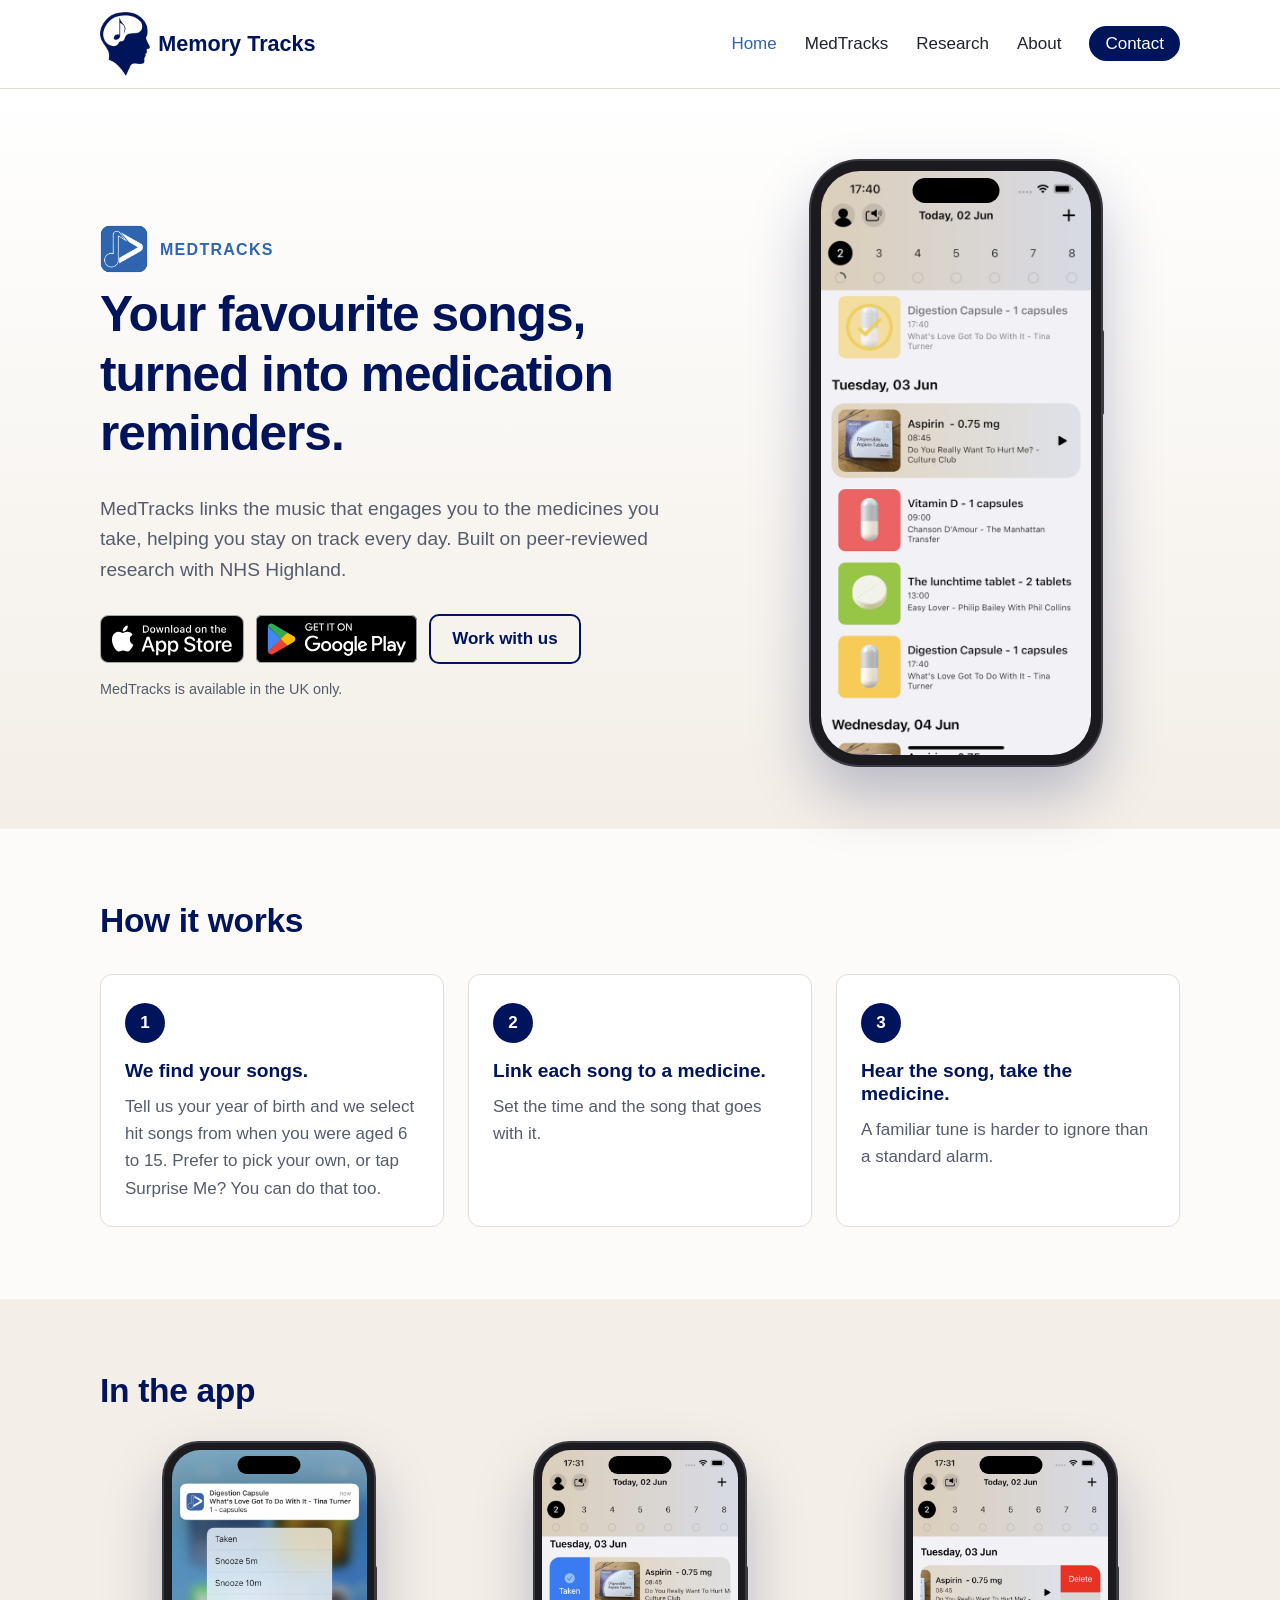
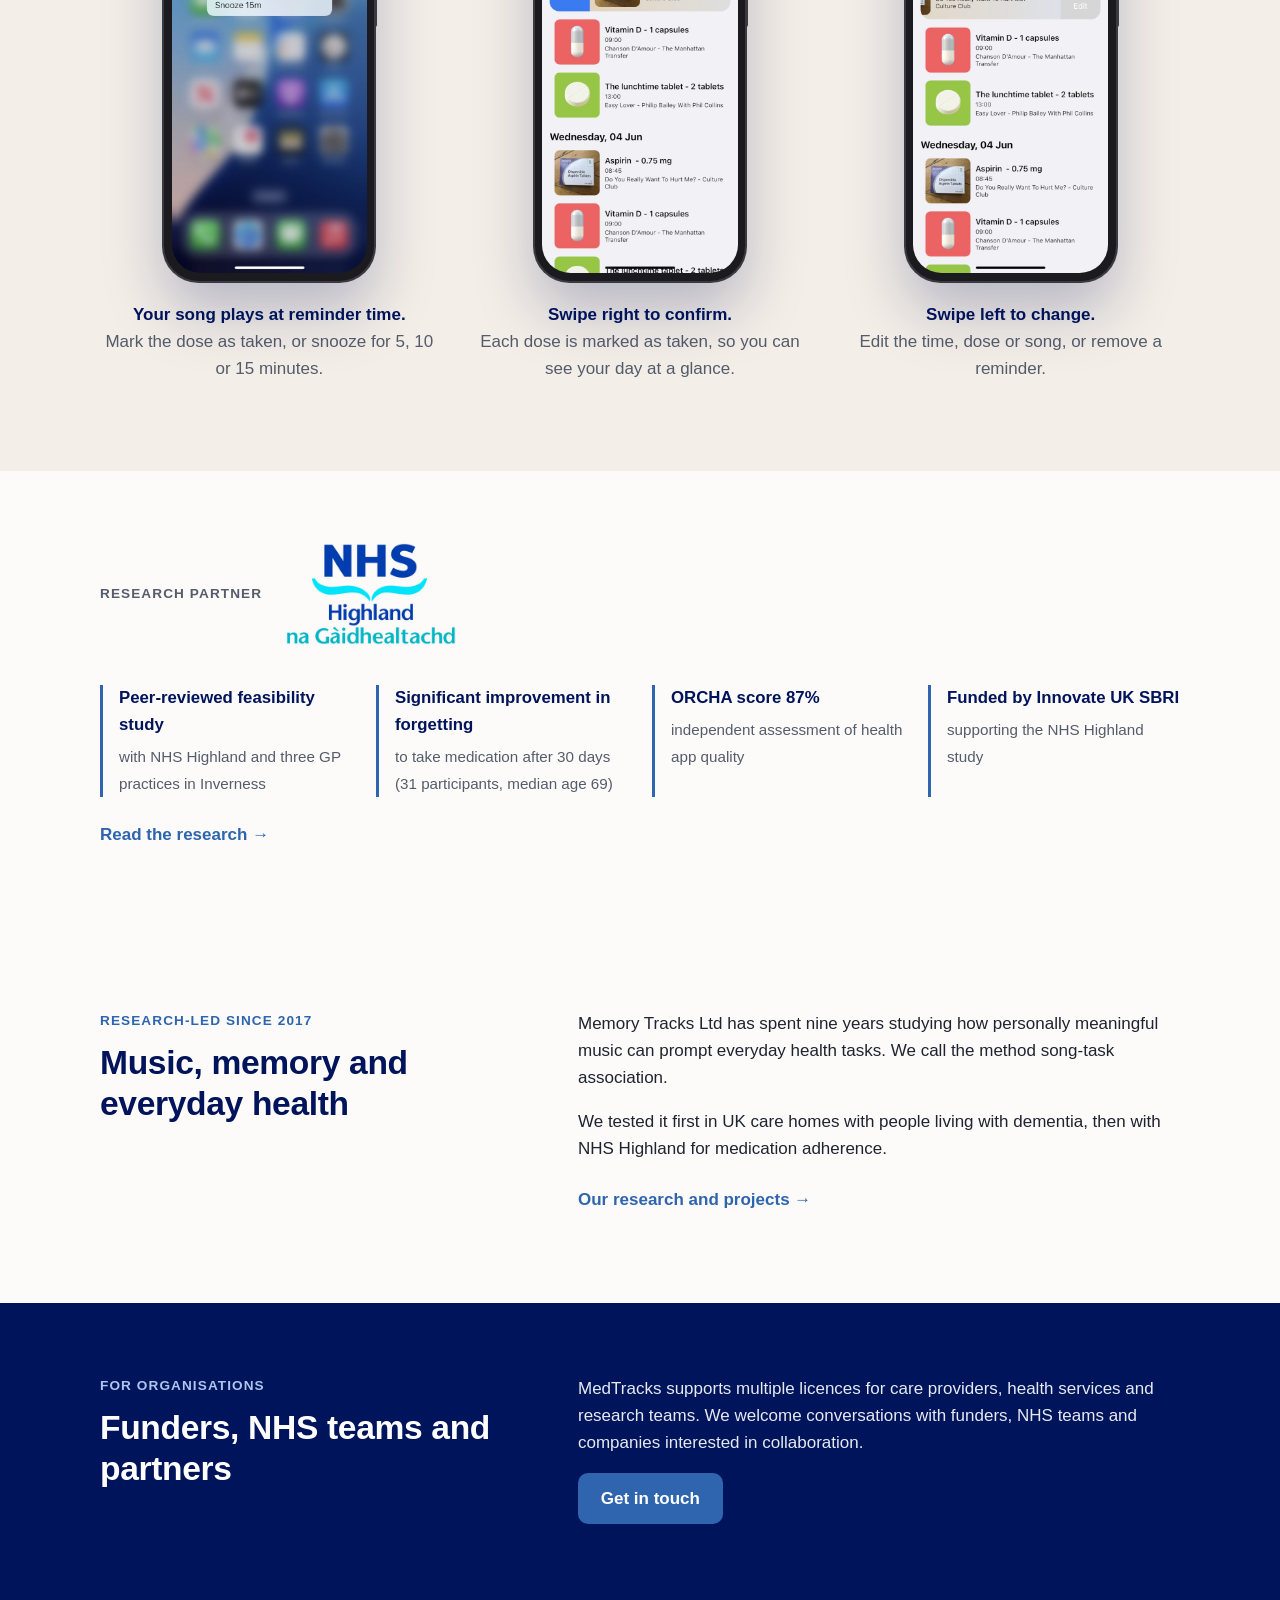
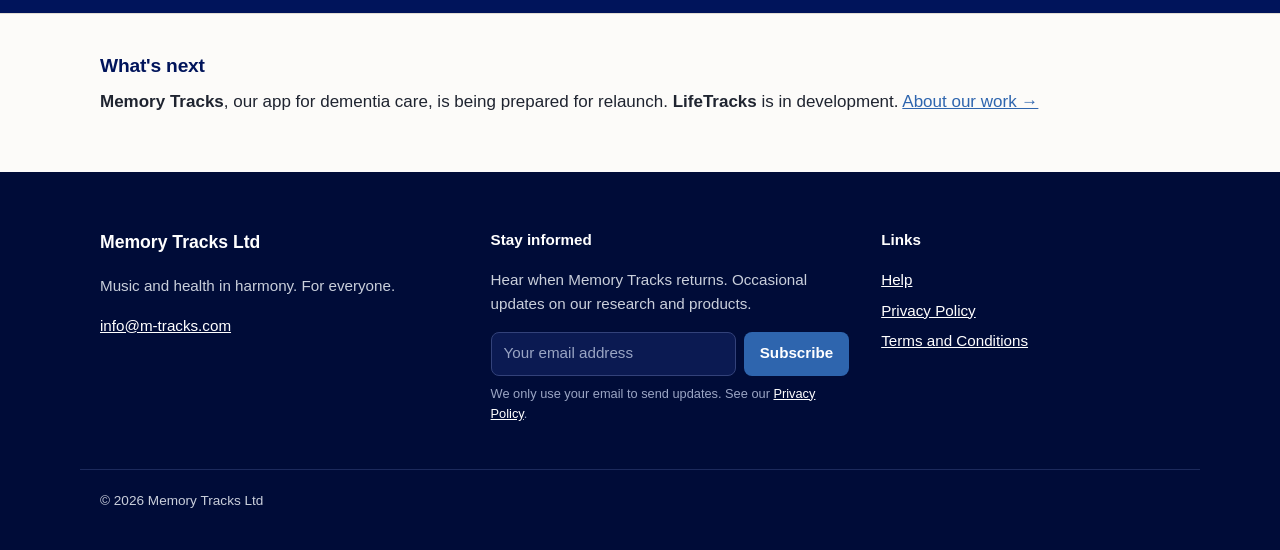
<file: index.html>
<!DOCTYPE html>
<html lang="en-GB">
<head>
  <meta charset="utf-8">
  <meta name="viewport" content="width=device-width, initial-scale=1">
  <title>Memory Tracks | Music for health</title>
  <meta name="description" content="MedTracks turns the music that engages you into medication reminders. Built on peer-reviewed research with NHS Highland, by Memory Tracks Ltd.">
  <link rel="canonical" href="https://m-tracks.com/">

  <!-- Open Graph (for link previews on LinkedIn, Facebook, WhatsApp) -->
  <meta property="og:type" content="website">
  <meta property="og:title" content="Memory Tracks | Music for health">
  <meta property="og:description" content="MedTracks turns the music that engages you into medication reminders. Built on peer-reviewed research with NHS Highland, by Memory Tracks Ltd.">
  <meta property="og:url" content="https://m-tracks.com/">
  <meta property="og:image" content="https://m-tracks.com/images/memory-tracks-logo-512.png">

  <link rel="icon" type="image/png" href="/favicon.png">
  <link rel="apple-touch-icon" href="/apple-touch-icon.png">
  <link rel="stylesheet" href="/css/style.css?v=10">
  <script src="/js/main.js?v=10" defer></script>
</head>
<body>
  <a class="skip-link" href="#main">Skip to content</a>

  <header class="site-header">
    <div class="container header-inner">
      <a class="brand" href="/" aria-label="Memory Tracks home">
        <img class="brand-mark" src="/images/memory-tracks-logo.png" width="50" height="64" alt="">
        <span class="brand-name">Memory Tracks</span>
      </a>
      <button class="nav-toggle" aria-expanded="false" aria-controls="site-nav">
        <span class="nav-toggle-bar" aria-hidden="true"></span>
        <span class="visually-hidden">Menu</span>
      </button>
      <nav id="site-nav" class="site-nav" aria-label="Main">
        <ul>
          <li><a href="/" aria-current="page">Home</a></li>
          <li><a href="/medtracks">MedTracks</a></li>
          <li><a href="/research">Research</a></li>
          <li><a href="/about">About</a></li>
          <li><a href="/contact" class="nav-cta">Contact</a></li>
        </ul>
      </nav>
    </div>
  </header>

  <main id="main">
    <!-- HERO -->
    <section class="hero">
      <div class="container hero-inner">
        <div class="hero-text">
          <p class="eyebrow eyebrow-product"><img src="/images/medtracks-icon.png" width="48" height="48" alt=""> MedTracks</p>
          <h1>Your favourite songs, turned into medication reminders.</h1>
          <p class="lead">MedTracks links the music that engages you to the medicines you take, helping you stay on track every day. Built on peer-reviewed research with NHS Highland.</p>
          <div class="button-row">
            <a class="store-badge" href="https://apps.apple.com/gb/app/medtracks/id6471122971" rel="noopener">
              <img src="/images/badge.app.store.svg" height="48" style="height:48px;width:auto;margin:0" alt="Download on the App Store">
            </a>
            <a class="store-badge store-badge-google" href="https://play.google.com/store/apps/details?id=com.medtracks.android" rel="noopener">
              <img src="/images/badge.google.play.svg" height="48" style="height:48px;width:auto;margin:0" alt="Get it on Google Play">
            </a>
            <a class="btn btn-secondary" href="/contact">Work with us</a>
          </div>
          <p class="store-note">MedTracks is available in the UK only.</p>
        </div>
        <div class="hero-visual">
          <div class="phone">
            <img src="/images/app-home.jpg" width="600" height="1299" alt="MedTracks home screen listing the day's medicines, each with a time and a linked song.">
          </div>
        </div>
      </div>
    </section>

    <!-- HOW IT WORKS -->
    <section class="section" aria-labelledby="how-heading">
      <div class="container">
        <h2 id="how-heading">How it works</h2>
        <ol class="steps">
          <li>
            <h3>We find your songs.</h3>
            <p>Tell us your year of birth and we select hit songs from when you were aged 6 to 15. Prefer to pick your own, or tap Surprise Me? You can do that too.</p>
          </li>
          <li>
            <h3>Link each song to a medicine.</h3>
            <p>Set the time and the song that goes with it.</p>
          </li>
          <li>
            <h3>Hear the song, take the medicine.</h3>
            <p>A familiar tune is harder to ignore than a standard alarm.</p>
          </li>
        </ol>
      </div>
    </section>

    <!-- IN THE APP -->
    <section class="section section-tint" aria-labelledby="app-heading">
      <div class="container">
        <h2 id="app-heading">In the app</h2>
        <p class="swipe-hint">Swipe to see more &rarr;</p>
        <ul class="screens">
          <li>
            <div class="phone phone-small">
              <img src="/images/app-notification.jpg" width="600" height="1299" alt="iPhone notification showing the medicine, its song, and options to mark it taken or snooze.">
            </div>
            <p><strong>Your song plays at reminder time.</strong> Mark the dose as taken, or snooze for 5, 10 or 15 minutes.</p>
          </li>
          <li>
            <div class="phone phone-small">
              <img src="/images/app-taken.jpg" width="600" height="1299" alt="MedTracks list with a medicine swiped to the right to reveal a Taken button.">
            </div>
            <p><strong>Swipe right to confirm.</strong> Each dose is marked as taken, so you can see your day at a glance.</p>
          </li>
          <li>
            <div class="phone phone-small">
              <img src="/images/app-edit.jpg" width="600" height="1299" alt="MedTracks list with a medicine swiped to the left to reveal Edit and Delete buttons.">
            </div>
            <p><strong>Swipe left to change.</strong> Edit the time, dose or song, or remove a reminder.</p>
          </li>
        </ul>
      </div>
    </section>

    <!-- EVIDENCE STRIP -->
    <section class="section" aria-labelledby="evidence-heading">
      <div class="container">
        <div class="partner">
          <h2 id="evidence-heading" class="partner-label">Research partner</h2>
          <img src="/images/nhs-highland.png" width="420" height="252" alt="NHS Highland">
        </div>
        <ul class="evidence">
          <li>
            <strong>Peer-reviewed feasibility study</strong>
            <span>with NHS Highland and three GP practices in Inverness</span>
          </li>
          <li>
            <strong>Significant improvement in forgetting</strong>
            <span>to take medication after 30 days (31 participants, median age 69)</span>
          </li>
          <li>
            <strong>ORCHA score 87%</strong>
            <span>independent assessment of health app quality</span>
          </li>
          <li>
            <strong>Funded by Innovate UK SBRI</strong>
            <span>supporting the NHS Highland study</span>
          </li>
        </ul>
        <p class="section-link"><a href="/research">Read the research &rarr;</a></p>
      </div>
    </section>

    <!-- RESEARCH-LED -->
    <section class="section" aria-labelledby="research-heading">
      <div class="container split">
        <div>
          <p class="eyebrow">Research-led since 2017</p>
          <h2 id="research-heading">Music, memory and everyday health</h2>
        </div>
        <div>
          <p>Memory Tracks Ltd has spent nine years studying how personally meaningful music can prompt everyday health tasks. We call the method song-task association.</p>
          <p>We tested it first in UK care homes with people living with dementia, then with NHS Highland for medication adherence.</p>
          <p class="section-link"><a href="/research">Our research and projects &rarr;</a></p>
        </div>
      </div>
    </section>

    <!-- FOR ORGANISATIONS -->
    <section class="section section-dark" aria-labelledby="org-heading">
      <div class="container split">
        <div>
          <p class="eyebrow">For organisations</p>
          <h2 id="org-heading">Funders, NHS teams and partners</h2>
        </div>
        <div>
          <p>MedTracks supports multiple licences for care providers, health services and research teams. We welcome conversations with funders, NHS teams and companies interested in collaboration.</p>
          <p><a class="btn btn-primary" href="/contact">Get in touch</a></p>
        </div>
      </div>
    </section>

    <!-- WHAT'S NEXT -->
    <section class="section section-slim" aria-labelledby="next-heading">
      <div class="container">
        <h2 id="next-heading" class="h3">What's next</h2>
        <p><strong>Memory Tracks</strong>, our app for dementia care, is being prepared for relaunch. <strong>LifeTracks</strong> is in development. <a href="/about">About our work &rarr;</a></p>
      </div>
    </section>
  </main>

  <footer class="site-footer">
    <div class="container footer-inner">
      <div>
        <p class="footer-brand">Memory Tracks Ltd</p>
        <p>Music and health in harmony. For everyone.</p>
        <p><a href="mailto:info@m-tracks.com">info@m-tracks.com</a></p>
      </div>
      <div>
        <p class="footer-heading" id="updates-heading">Stay informed</p>
        <p>Hear when Memory Tracks returns. Occasional updates on our research and products.</p>
        <form class="signup" action="/contact.php" method="post" aria-labelledby="updates-heading">
          <input type="hidden" name="form_type" value="newsletter">
          <div class="hp" aria-hidden="true">
            <label>Leave this empty <input type="text" name="website" tabindex="-1" autocomplete="off"></label>
          </div>
          <label class="visually-hidden" for="signup-email">Email address</label>
          <input id="signup-email" type="email" name="email" required placeholder="Your email address" autocomplete="email">
          <button type="submit">Subscribe</button>
        </form>
        <p class="signup-note">We only use your email to send updates. See our <a href="/app-privacy-policy">Privacy Policy</a>.</p>
      </div>
      <nav aria-label="Footer">
        <p class="footer-heading">Links</p>
        <ul>
          <li><a href="/help">Help</a></li>
          <li><a href="/app-privacy-policy">Privacy Policy</a></li>
          <li><a href="/app-terms-and-conditions">Terms and Conditions</a></li>
          <!-- TODO: add social links (LinkedIn, Facebook, Instagram, YouTube, Bluesky, Threads) -->
        </ul>
      </nav>
    </div>
    <div class="container footer-base">
      <p>&copy; <span id="year">2026</span> Memory Tracks Ltd</p>
    </div>
  </footer>
</body>
</html>
</file>
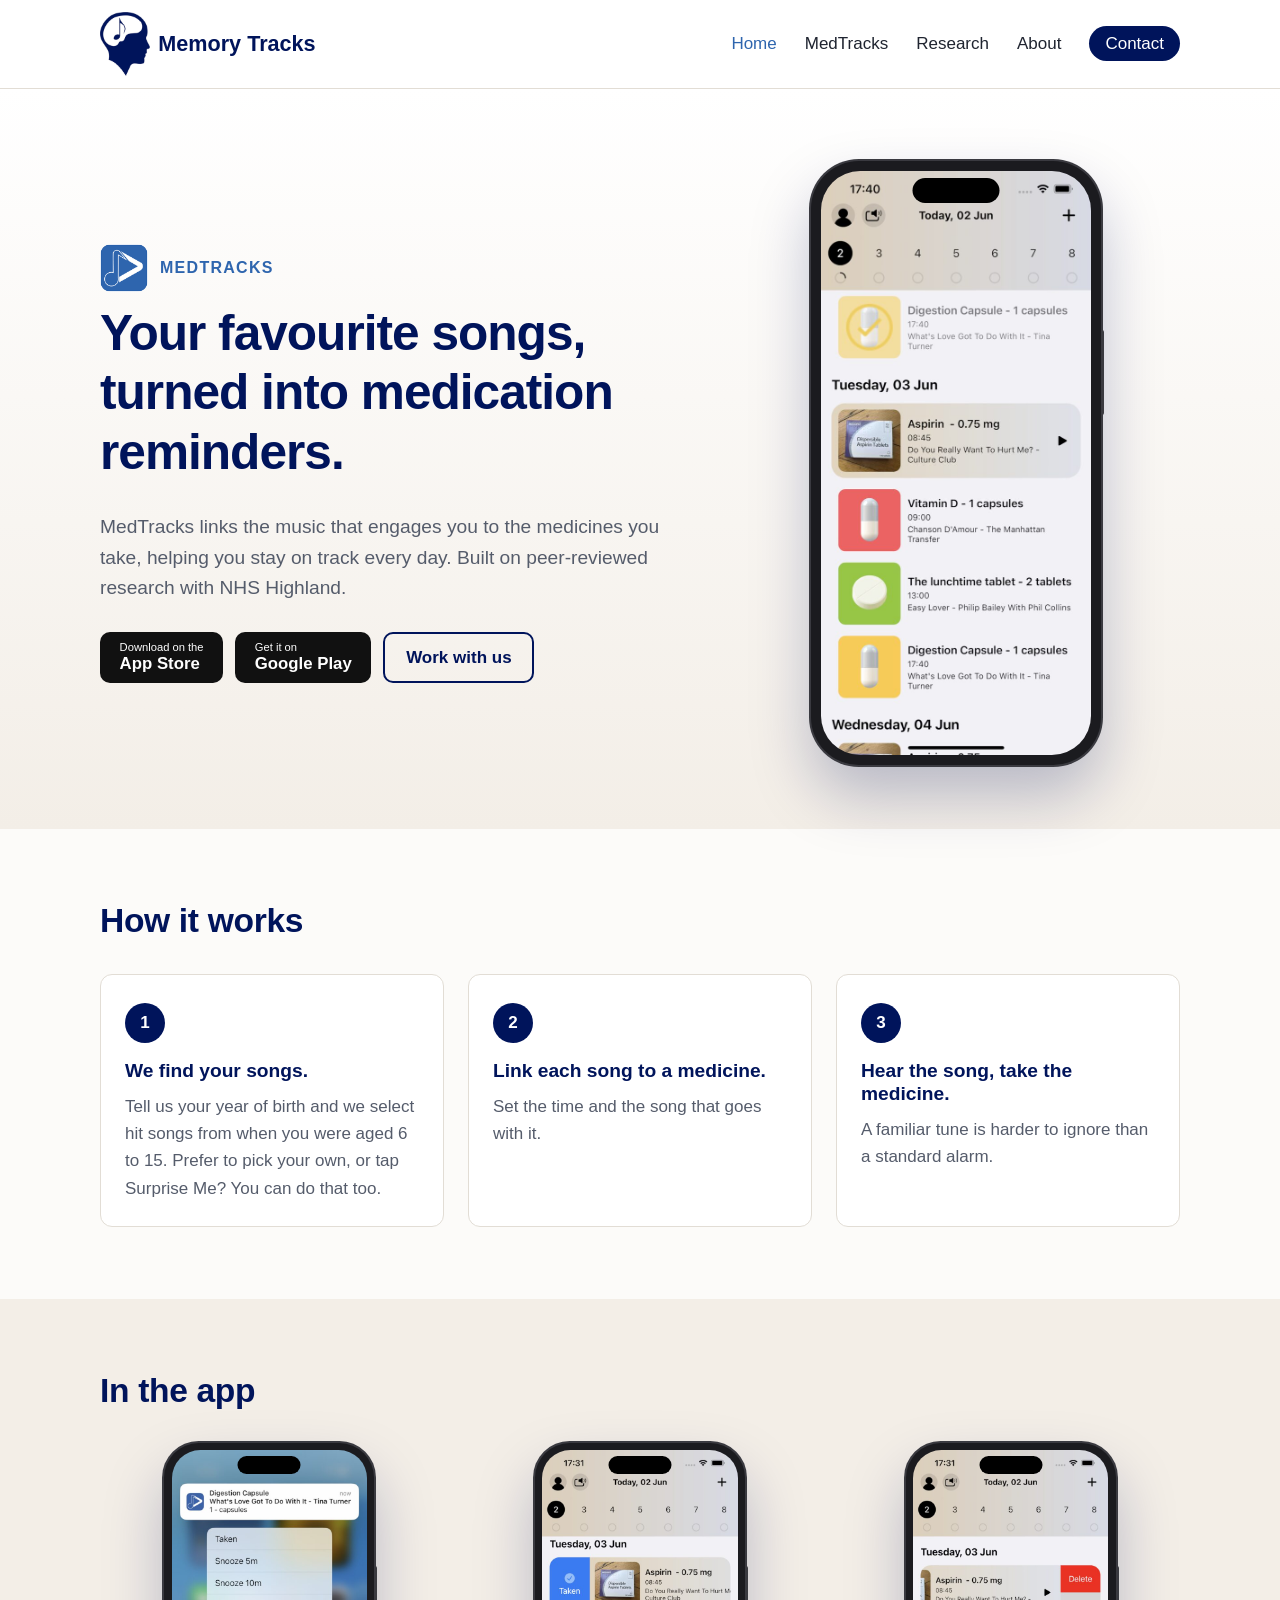
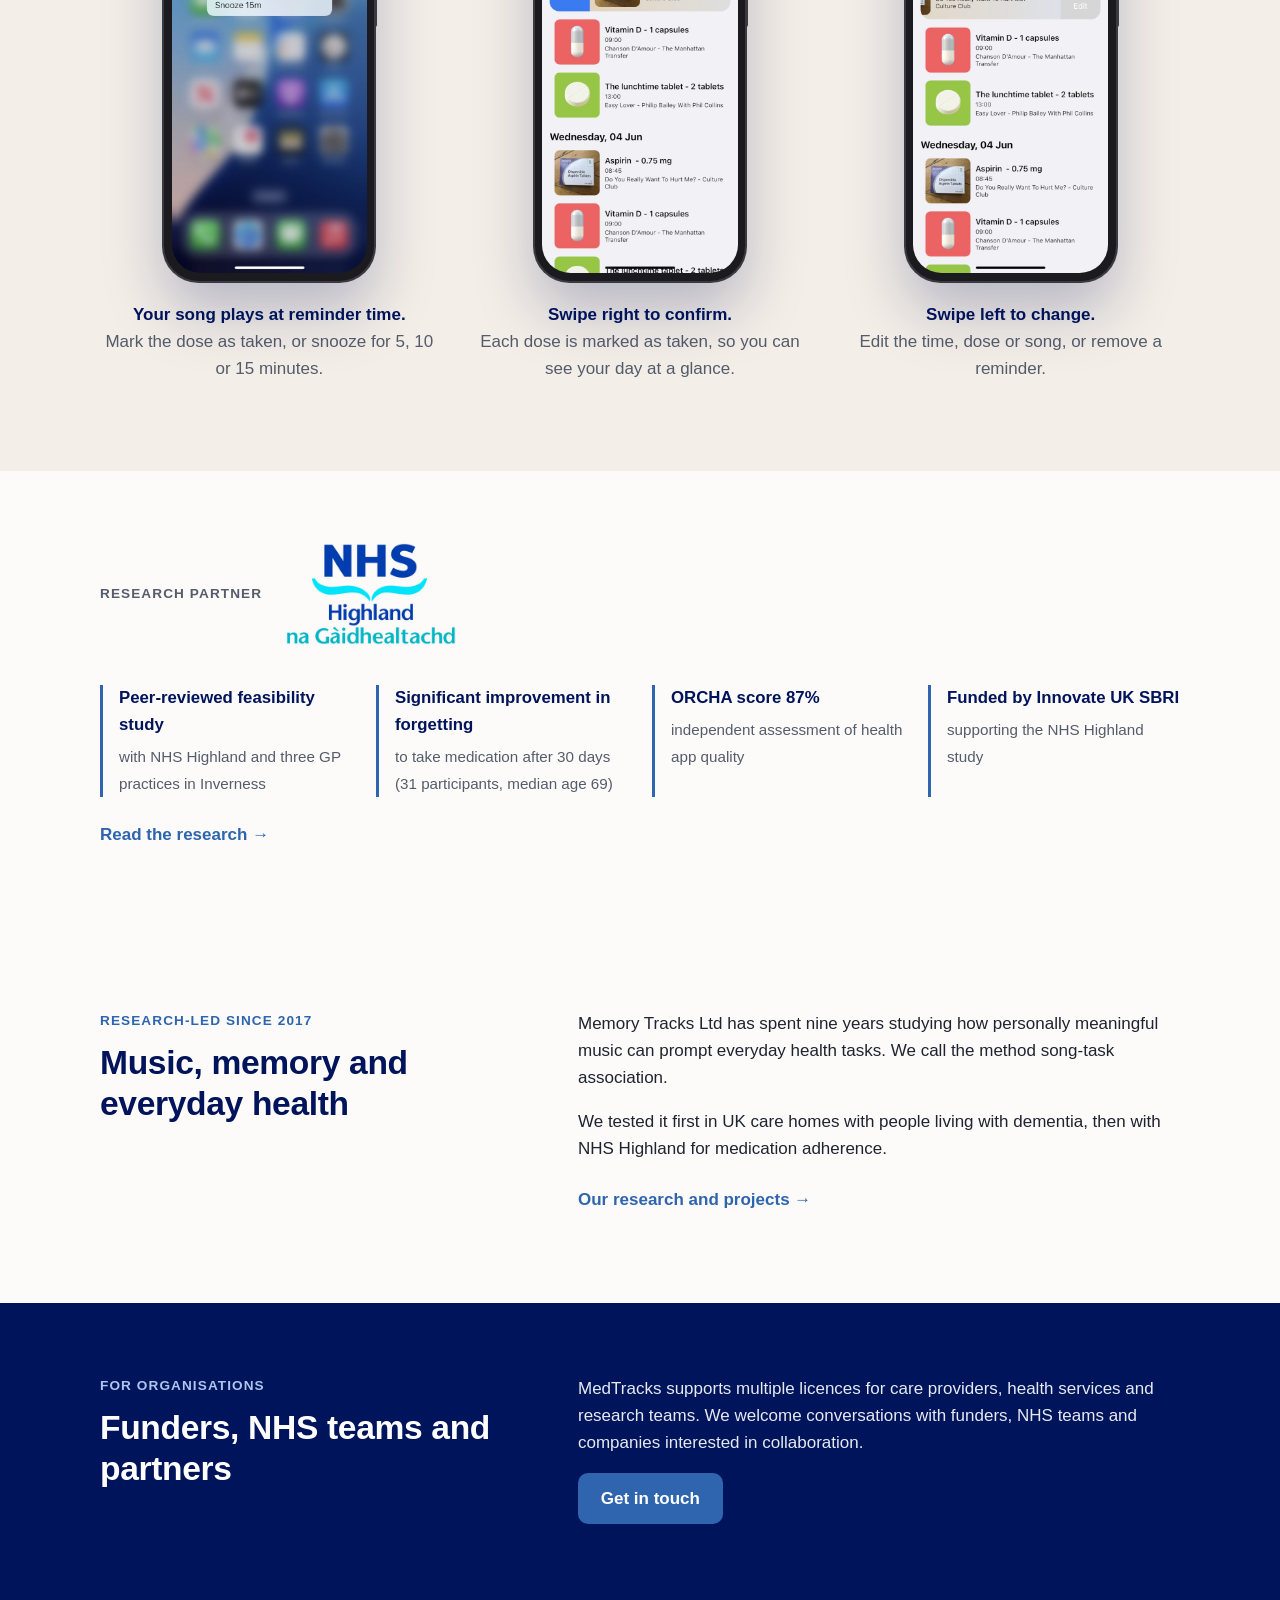
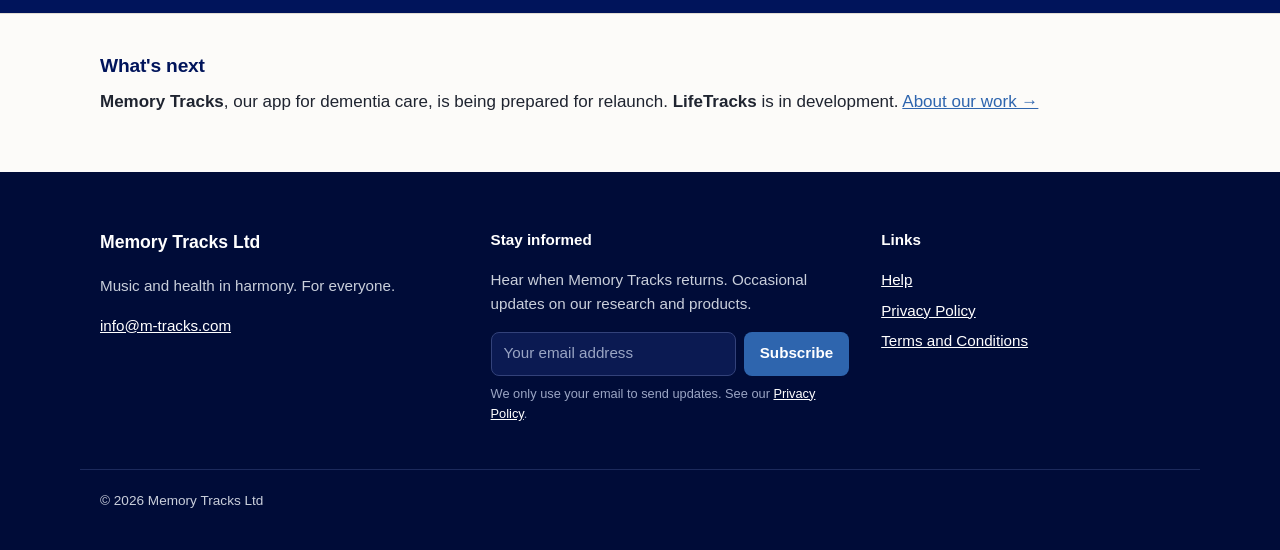
<file: m-tracks-site-step7/index.html>
<!DOCTYPE html>
<html lang="en-GB">
<head>
  <meta charset="utf-8">
  <meta name="viewport" content="width=device-width, initial-scale=1">
  <title>MedTracks by Memory Tracks | Music-led medication reminders</title>
  <meta name="description" content="MedTracks turns the music that engages you into medication reminders. Built on peer-reviewed research with NHS Highland, by Memory Tracks Ltd.">
  <link rel="canonical" href="https://www.m-tracks.com/">

  <!-- Open Graph (for link previews on LinkedIn, Facebook, WhatsApp) -->
  <meta property="og:type" content="website">
  <meta property="og:title" content="MedTracks by Memory Tracks | Music-led medication reminders">
  <meta property="og:description" content="MedTracks turns the music that engages you into medication reminders. Built on peer-reviewed research with NHS Highland, by Memory Tracks Ltd.">
  <meta property="og:url" content="https://www.m-tracks.com/">
  <meta property="og:image" content="https://www.m-tracks.com/images/memory-tracks-logo-512.png">

  <link rel="icon" type="image/png" href="/favicon.png">
  <link rel="apple-touch-icon" href="/apple-touch-icon.png">
  <link rel="stylesheet" href="/css/style.css?v=7">
  <script src="/js/main.js?v=7" defer></script>
</head>
<body>
  <a class="skip-link" href="#main">Skip to content</a>

  <header class="site-header">
    <div class="container header-inner">
      <a class="brand" href="/" aria-label="Memory Tracks home">
        <img class="brand-mark" src="/images/memory-tracks-logo.png" width="50" height="64" alt="">
        <span class="brand-name">Memory Tracks</span>
      </a>
      <button class="nav-toggle" aria-expanded="false" aria-controls="site-nav">
        <span class="nav-toggle-bar" aria-hidden="true"></span>
        <span class="visually-hidden">Menu</span>
      </button>
      <nav id="site-nav" class="site-nav" aria-label="Main">
        <ul>
          <li><a href="/" aria-current="page">Home</a></li>
          <li><a href="/medtracks">MedTracks</a></li>
          <li><a href="/research">Research</a></li>
          <li><a href="/about">About</a></li>
          <li><a href="/contact" class="nav-cta">Contact</a></li>
        </ul>
      </nav>
    </div>
  </header>

  <main id="main">
    <!-- HERO -->
    <section class="hero">
      <div class="container hero-inner">
        <div class="hero-text">
          <p class="eyebrow eyebrow-product"><img src="/images/medtracks-icon.png" width="48" height="48" alt=""> MedTracks</p>
          <h1>Your favourite songs, turned into medication reminders.</h1>
          <p class="lead">MedTracks links the music that engages you to the medicines you take, helping you stay on track every day. Built on peer-reviewed research with NHS Highland.</p>
          <div class="button-row">
            <a class="btn btn-store" href="https://apps.apple.com/us/app/medtracks/id6471122971" rel="noopener">
              <span class="btn-store-small">Download on the</span>
              <span class="btn-store-large">App Store</span>
            </a>
            <a class="btn btn-store" href="https://play.google.com/store/apps/details?id=com.medtracks.android" rel="noopener">
              <span class="btn-store-small">Get it on</span>
              <span class="btn-store-large">Google Play</span>
            </a>
            <a class="btn btn-secondary" href="/contact">Work with us</a>
          </div>
        </div>
        <div class="hero-visual">
          <div class="phone">
            <img src="/images/app-home.jpg" width="600" height="1299" alt="MedTracks home screen listing the day's medicines, each with a time and a linked song.">
          </div>
        </div>
      </div>
    </section>

    <!-- HOW IT WORKS -->
    <section class="section" aria-labelledby="how-heading">
      <div class="container">
        <h2 id="how-heading">How it works</h2>
        <ol class="steps">
          <li>
            <h3>We find your songs.</h3>
            <p>Tell us your year of birth and we select hit songs from when you were aged 6 to 15. Prefer to pick your own, or tap Surprise Me? You can do that too.</p>
          </li>
          <li>
            <h3>Link each song to a medicine.</h3>
            <p>Set the time and the song that goes with it.</p>
          </li>
          <li>
            <h3>Hear the song, take the medicine.</h3>
            <p>A familiar tune is harder to ignore than a standard alarm.</p>
          </li>
        </ol>
      </div>
    </section>

    <!-- IN THE APP -->
    <section class="section section-tint" aria-labelledby="app-heading">
      <div class="container">
        <h2 id="app-heading">In the app</h2>
        <p class="swipe-hint">Swipe to see more &rarr;</p>
        <ul class="screens">
          <li>
            <div class="phone phone-small">
              <img src="/images/app-notification.jpg" width="600" height="1299" alt="iPhone notification showing the medicine, its song, and options to mark it taken or snooze.">
            </div>
            <p><strong>Your song plays at reminder time.</strong> Mark the dose as taken, or snooze for 5, 10 or 15 minutes.</p>
          </li>
          <li>
            <div class="phone phone-small">
              <img src="/images/app-taken.jpg" width="600" height="1299" alt="MedTracks list with a medicine swiped to the right to reveal a Taken button.">
            </div>
            <p><strong>Swipe right to confirm.</strong> Each dose is marked as taken, so you can see your day at a glance.</p>
          </li>
          <li>
            <div class="phone phone-small">
              <img src="/images/app-edit.jpg" width="600" height="1299" alt="MedTracks list with a medicine swiped to the left to reveal Edit and Delete buttons.">
            </div>
            <p><strong>Swipe left to change.</strong> Edit the time, dose or song, or remove a reminder.</p>
          </li>
        </ul>
      </div>
    </section>

    <!-- EVIDENCE STRIP -->
    <section class="section" aria-labelledby="evidence-heading">
      <div class="container">
        <div class="partner">
          <h2 id="evidence-heading" class="partner-label">Research partner</h2>
          <img src="/images/nhs-highland.png" width="420" height="252" alt="NHS Highland">
        </div>
        <ul class="evidence">
          <li>
            <strong>Peer-reviewed feasibility study</strong>
            <span>with NHS Highland and three GP practices in Inverness</span>
          </li>
          <li>
            <strong>Significant improvement in forgetting</strong>
            <span>to take medication after 30 days (31 participants, median age 69)</span>
          </li>
          <li>
            <strong>ORCHA score 87%</strong>
            <span>independent assessment of health app quality</span>
          </li>
          <li>
            <strong>Funded by Innovate UK SBRI</strong>
            <span>supporting the NHS Highland study</span>
          </li>
        </ul>
        <p class="section-link"><a href="/research">Read the research &rarr;</a></p>
      </div>
    </section>

    <!-- RESEARCH-LED -->
    <section class="section" aria-labelledby="research-heading">
      <div class="container split">
        <div>
          <p class="eyebrow">Research-led since 2017</p>
          <h2 id="research-heading">Music, memory and everyday health</h2>
        </div>
        <div>
          <p>Memory Tracks Ltd has spent nine years studying how personally meaningful music can prompt everyday health tasks. We call the method song-task association.</p>
          <p>We tested it first in UK care homes with people living with dementia, then with NHS Highland for medication adherence.</p>
          <p class="section-link"><a href="/research">Our research and projects &rarr;</a></p>
        </div>
      </div>
    </section>

    <!-- FOR ORGANISATIONS -->
    <section class="section section-dark" aria-labelledby="org-heading">
      <div class="container split">
        <div>
          <p class="eyebrow">For organisations</p>
          <h2 id="org-heading">Funders, NHS teams and partners</h2>
        </div>
        <div>
          <p>MedTracks supports multiple licences for care providers, health services and research teams. We welcome conversations with funders, NHS teams and companies interested in collaboration.</p>
          <p><a class="btn btn-primary" href="/contact">Get in touch</a></p>
        </div>
      </div>
    </section>

    <!-- WHAT'S NEXT -->
    <section class="section section-slim" aria-labelledby="next-heading">
      <div class="container">
        <h2 id="next-heading" class="h3">What's next</h2>
        <p><strong>Memory Tracks</strong>, our app for dementia care, is being prepared for relaunch. <strong>LifeTracks</strong> is in development. <a href="/about">About our work &rarr;</a></p>
      </div>
    </section>
  </main>

  <footer class="site-footer">
    <div class="container footer-inner">
      <div>
        <p class="footer-brand">Memory Tracks Ltd</p>
        <p>Music and health in harmony. For everyone.</p>
        <p><a href="mailto:info@m-tracks.com">info@m-tracks.com</a></p>
      </div>
      <div>
        <p class="footer-heading" id="updates-heading">Stay informed</p>
        <p>Hear when Memory Tracks returns. Occasional updates on our research and products.</p>
        <form class="signup" action="/contact.php" method="post" aria-labelledby="updates-heading">
          <input type="hidden" name="form_type" value="newsletter">
          <div class="hp" aria-hidden="true">
            <label>Leave this empty <input type="text" name="website" tabindex="-1" autocomplete="off"></label>
          </div>
          <label class="visually-hidden" for="signup-email">Email address</label>
          <input id="signup-email" type="email" name="email" required placeholder="Your email address" autocomplete="email">
          <button type="submit">Subscribe</button>
        </form>
        <p class="signup-note">We only use your email to send updates. See our <a href="/app-privacy-policy">Privacy Policy</a>.</p>
      </div>
      <nav aria-label="Footer">
        <p class="footer-heading">Links</p>
        <ul>
          <li><a href="/help">Help</a></li>
          <li><a href="/app-privacy-policy">Privacy Policy</a></li>
          <li><a href="/app-terms-and-conditions">Terms and Conditions</a></li>
          <!-- TODO: add social links (LinkedIn, Facebook, Instagram, YouTube, Bluesky, Threads) -->
        </ul>
      </nav>
    </div>
    <div class="container footer-base">
      <p>&copy; <span id="year">2026</span> Memory Tracks Ltd</p>
    </div>
  </footer>
</body>
</html>
</file>
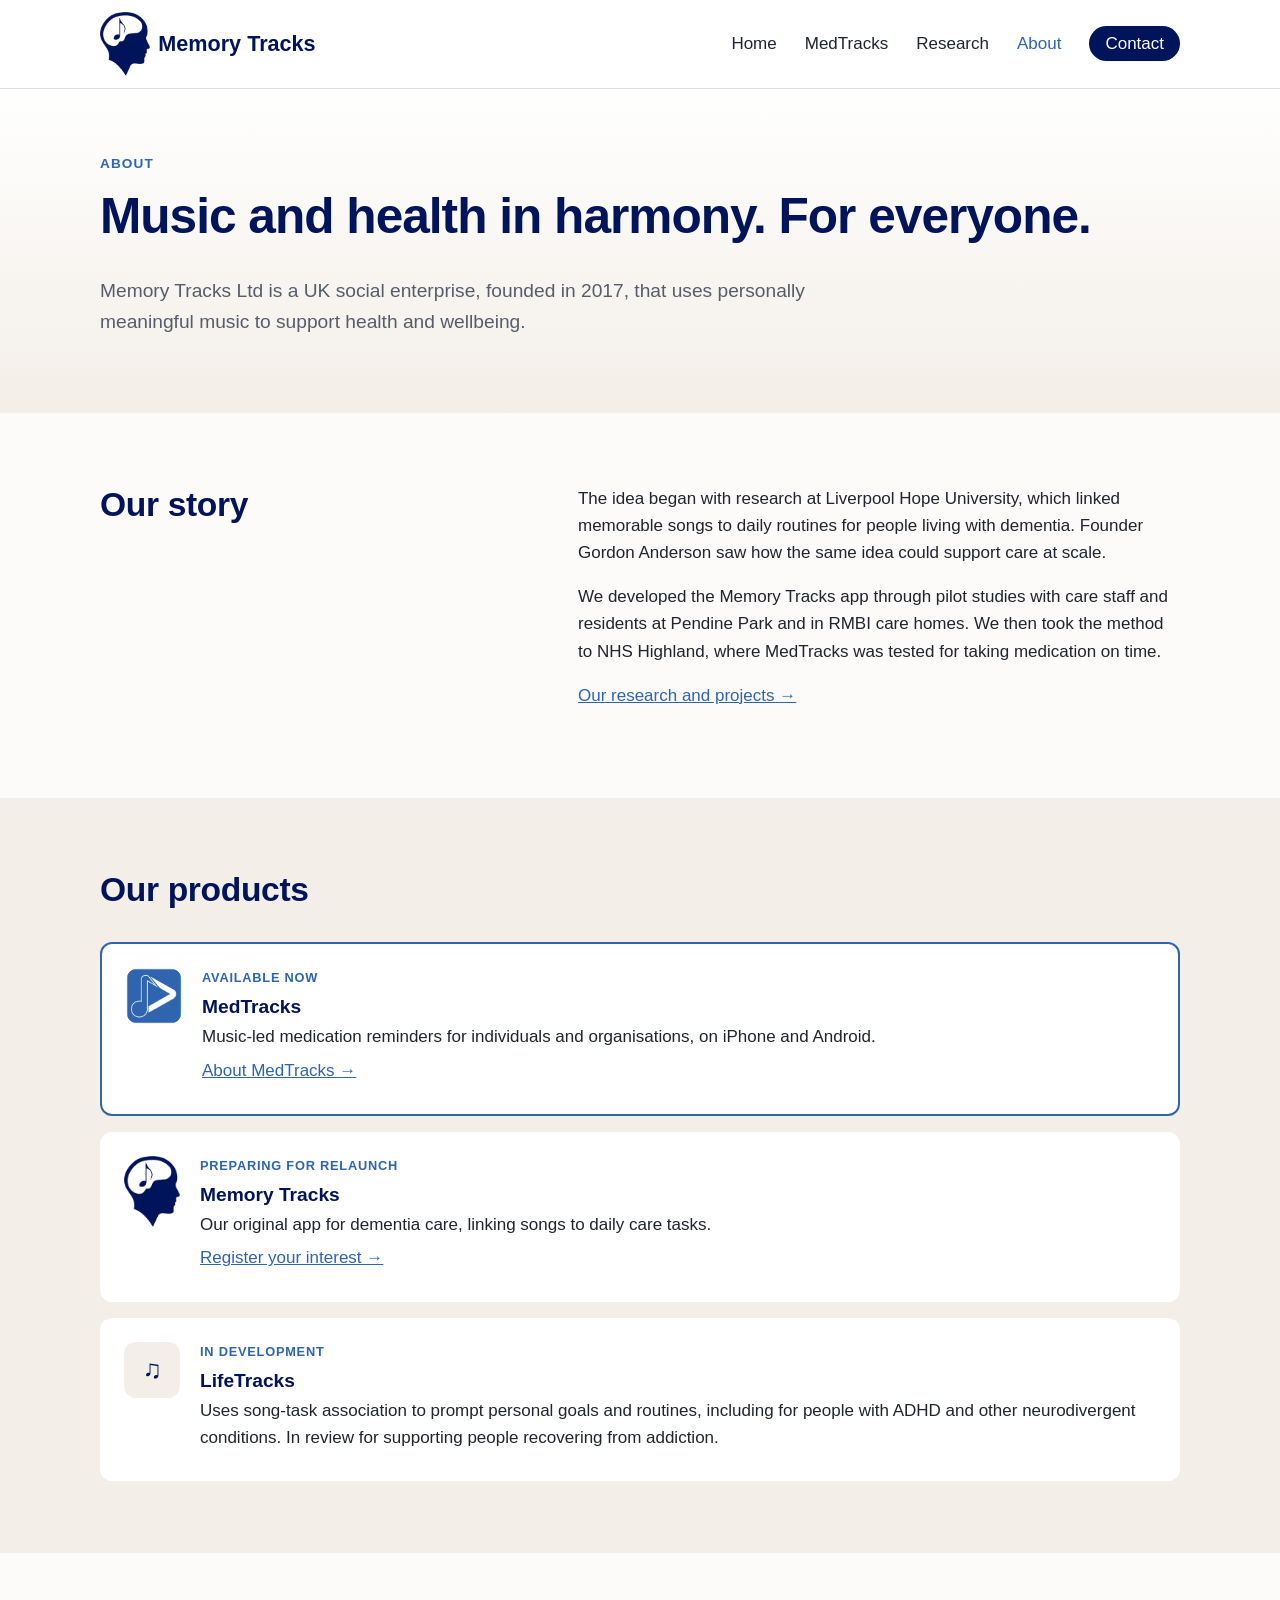
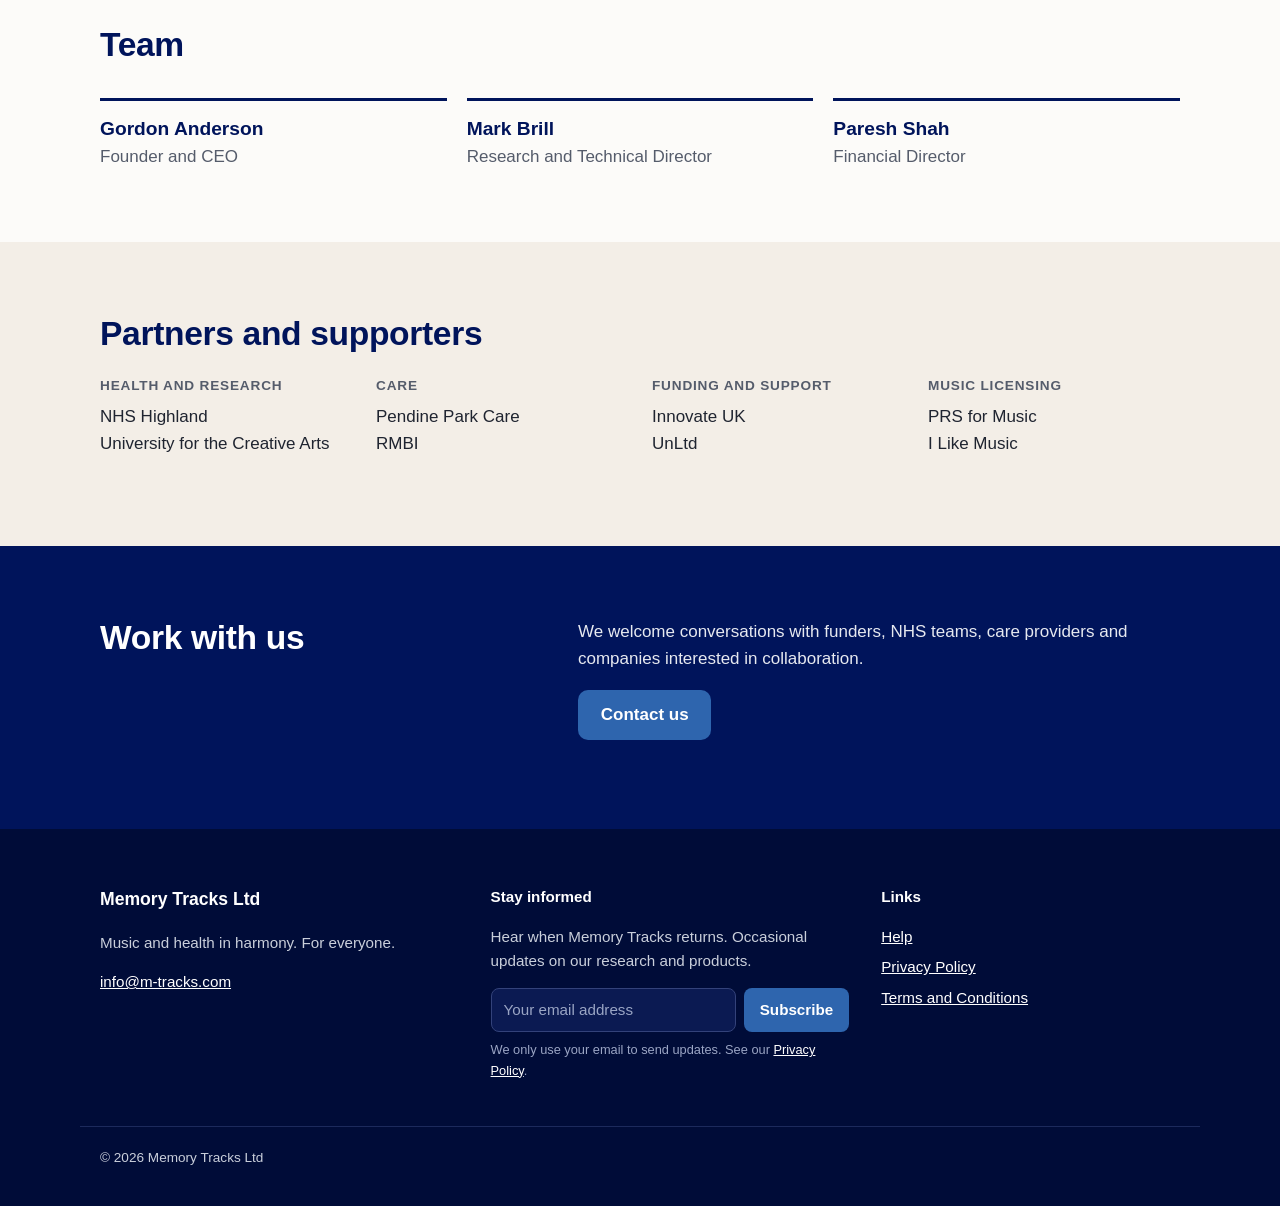
<file: about.html>
<!DOCTYPE html>
<html lang="en-GB">
<head>
  <meta charset="utf-8">
  <meta name="viewport" content="width=device-width, initial-scale=1">
  <title>About | Memory Tracks</title>
  <meta name="description" content="Memory Tracks Ltd is a UK social enterprise, founded in 2017, using personally meaningful music to support health and wellbeing.">
  <link rel="canonical" href="https://m-tracks.com/about">

  <!-- Open Graph (for link previews on LinkedIn, Facebook, WhatsApp) -->
  <meta property="og:type" content="website">
  <meta property="og:title" content="About | Memory Tracks">
  <meta property="og:description" content="Memory Tracks Ltd is a UK social enterprise, founded in 2017, using personally meaningful music to support health and wellbeing.">
  <meta property="og:url" content="https://m-tracks.com/about">
  <meta property="og:image" content="https://m-tracks.com/images/memory-tracks-logo-512.png">

  <link rel="icon" type="image/png" href="/favicon.png">
  <link rel="apple-touch-icon" href="/apple-touch-icon.png">
  <link rel="stylesheet" href="/css/style.css?v=10">
  <script src="/js/main.js?v=10" defer></script>
</head>
<body>
  <a class="skip-link" href="#main">Skip to content</a>

  <header class="site-header">
    <div class="container header-inner">
      <a class="brand" href="/" aria-label="Memory Tracks home">
        <img class="brand-mark" src="/images/memory-tracks-logo.png" width="50" height="64" alt="">
        <span class="brand-name">Memory Tracks</span>
      </a>
      <button class="nav-toggle" aria-expanded="false" aria-controls="site-nav">
        <span class="nav-toggle-bar" aria-hidden="true"></span>
        <span class="visually-hidden">Menu</span>
      </button>
      <nav id="site-nav" class="site-nav" aria-label="Main">
        <ul>
          <li><a href="/">Home</a></li>
          <li><a href="/medtracks">MedTracks</a></li>
          <li><a href="/research">Research</a></li>
          <li><a href="/about" aria-current="page">About</a></li>
          <li><a href="/contact" class="nav-cta">Contact</a></li>
        </ul>
      </nav>
    </div>
  </header>

  <main id="main">
    <!-- HERO -->
    <section class="page-hero">
      <div class="container">
        <p class="eyebrow">About</p>
        <h1>Music and health in harmony. For everyone.</h1>
        <p class="lead">Memory Tracks Ltd is a UK social enterprise, founded in 2017, that uses personally meaningful music to support health and wellbeing.</p>
      </div>
    </section>

    <!-- STORY -->
    <section class="section" aria-labelledby="story-heading">
      <div class="container split">
        <div>
          <h2 id="story-heading">Our story</h2>
        </div>
        <div>
          <p>The idea began with research at Liverpool Hope University, which linked memorable songs to daily routines for people living with dementia. Founder Gordon Anderson saw how the same idea could support care at scale.</p>
          <p>We developed the Memory Tracks app through pilot studies with care staff and residents at Pendine Park and in RMBI care homes. We then took the method to NHS Highland, where MedTracks was tested for taking medication on time.</p>
          <p><a href="/research">Our research and projects &rarr;</a></p>
        </div>
      </div>
    </section>

    <!-- PRODUCTS -->
    <section class="section section-tint" aria-labelledby="products-heading">
      <div class="container">
        <h2 id="products-heading">Our products</h2>
        <ul class="products">
          <li class="product product-live">
            <img src="/images/medtracks-icon.png" width="56" height="56" alt="">
            <div>
              <p class="product-status">Available now</p>
              <h3>MedTracks</h3>
              <p>Music-led medication reminders for individuals and organisations, on iPhone and Android.</p>
              <p><a href="/medtracks">About MedTracks &rarr;</a></p>
            </div>
          </li>
          <li class="product">
            <img src="/images/memory-tracks-logo.png" width="44" height="56" alt="">
            <div>
              <p class="product-status">Preparing for relaunch</p>
              <h3>Memory Tracks</h3>
              <p>Our original app for dementia care, linking songs to daily care tasks.</p>
              <p><a href="/contact?topic=memory-tracks">Register your interest &rarr;</a></p>
            </div>
          </li>
          <li class="product">
            <span class="product-icon" aria-hidden="true">&#9835;</span>
            <div>
              <p class="product-status">In development</p>
              <h3>LifeTracks</h3>
              <p>Uses song-task association to prompt personal goals and routines, including for people with ADHD and other neurodivergent conditions. In review for supporting people recovering from addiction.</p>
            </div>
          </li>
        </ul>
      </div>
    </section>

    <!-- TEAM -->
    <section class="section" aria-labelledby="team-heading">
      <div class="container">
        <h2 id="team-heading">Team</h2>
        <ul class="team">
          <li>
            <h3>Gordon Anderson</h3>
            <p>Founder and CEO</p>
          </li>
          <li>
            <h3>Mark Brill</h3>
            <p>Research and Technical Director</p>
          </li>
          <li>
            <h3>Paresh Shah</h3>
            <p>Financial Director</p>
          </li>
        </ul>
      </div>
    </section>

    <!-- PARTNERS -->
    <section class="section section-tint" aria-labelledby="partners-heading">
      <div class="container">
        <h2 id="partners-heading">Partners and supporters</h2>
        <div class="partner-groups">
          <div>
            <h3>Health and research</h3>
            <p>NHS Highland<br>University for the Creative Arts</p>
          </div>
          <div>
            <h3>Care</h3>
            <p>Pendine Park Care<br>RMBI</p>
          </div>
          <div>
            <h3>Funding and support</h3>
            <p>Innovate UK<br>UnLtd</p>
          </div>
          <div>
            <h3>Music licensing</h3>
            <p>PRS for Music<br>I Like Music</p>
          </div>
        </div>
      </div>
    </section>

    <!-- CTA -->
    <section class="section section-dark" aria-labelledby="cta-heading">
      <div class="container split">
        <div>
          <h2 id="cta-heading">Work with us</h2>
        </div>
        <div>
          <p>We welcome conversations with funders, NHS teams, care providers and companies interested in collaboration.</p>
          <p><a class="btn btn-primary" href="/contact">Contact us</a></p>
        </div>
      </div>
    </section>
  </main>

  <footer class="site-footer">
    <div class="container footer-inner">
      <div>
        <p class="footer-brand">Memory Tracks Ltd</p>
        <p>Music and health in harmony. For everyone.</p>
        <p><a href="mailto:info@m-tracks.com">info@m-tracks.com</a></p>
      </div>
      <div>
        <p class="footer-heading" id="updates-heading">Stay informed</p>
        <p>Hear when Memory Tracks returns. Occasional updates on our research and products.</p>
        <form class="signup" action="/contact.php" method="post" aria-labelledby="updates-heading">
          <input type="hidden" name="form_type" value="newsletter">
          <div class="hp" aria-hidden="true">
            <label>Leave this empty <input type="text" name="website" tabindex="-1" autocomplete="off"></label>
          </div>
          <label class="visually-hidden" for="signup-email">Email address</label>
          <input id="signup-email" type="email" name="email" required placeholder="Your email address" autocomplete="email">
          <button type="submit">Subscribe</button>
        </form>
        <p class="signup-note">We only use your email to send updates. See our <a href="/app-privacy-policy">Privacy Policy</a>.</p>
      </div>
      <nav aria-label="Footer">
        <p class="footer-heading">Links</p>
        <ul>
          <li><a href="/help">Help</a></li>
          <li><a href="/app-privacy-policy">Privacy Policy</a></li>
          <li><a href="/app-terms-and-conditions">Terms and Conditions</a></li>
          <!-- TODO: add social links (LinkedIn, Facebook, Instagram, YouTube, Bluesky, Threads) -->
        </ul>
      </nav>
    </div>
    <div class="container footer-base">
      <p>&copy; <span id="year">2026</span> Memory Tracks Ltd</p>
    </div>
  </footer>
</body>
</html>
</file>
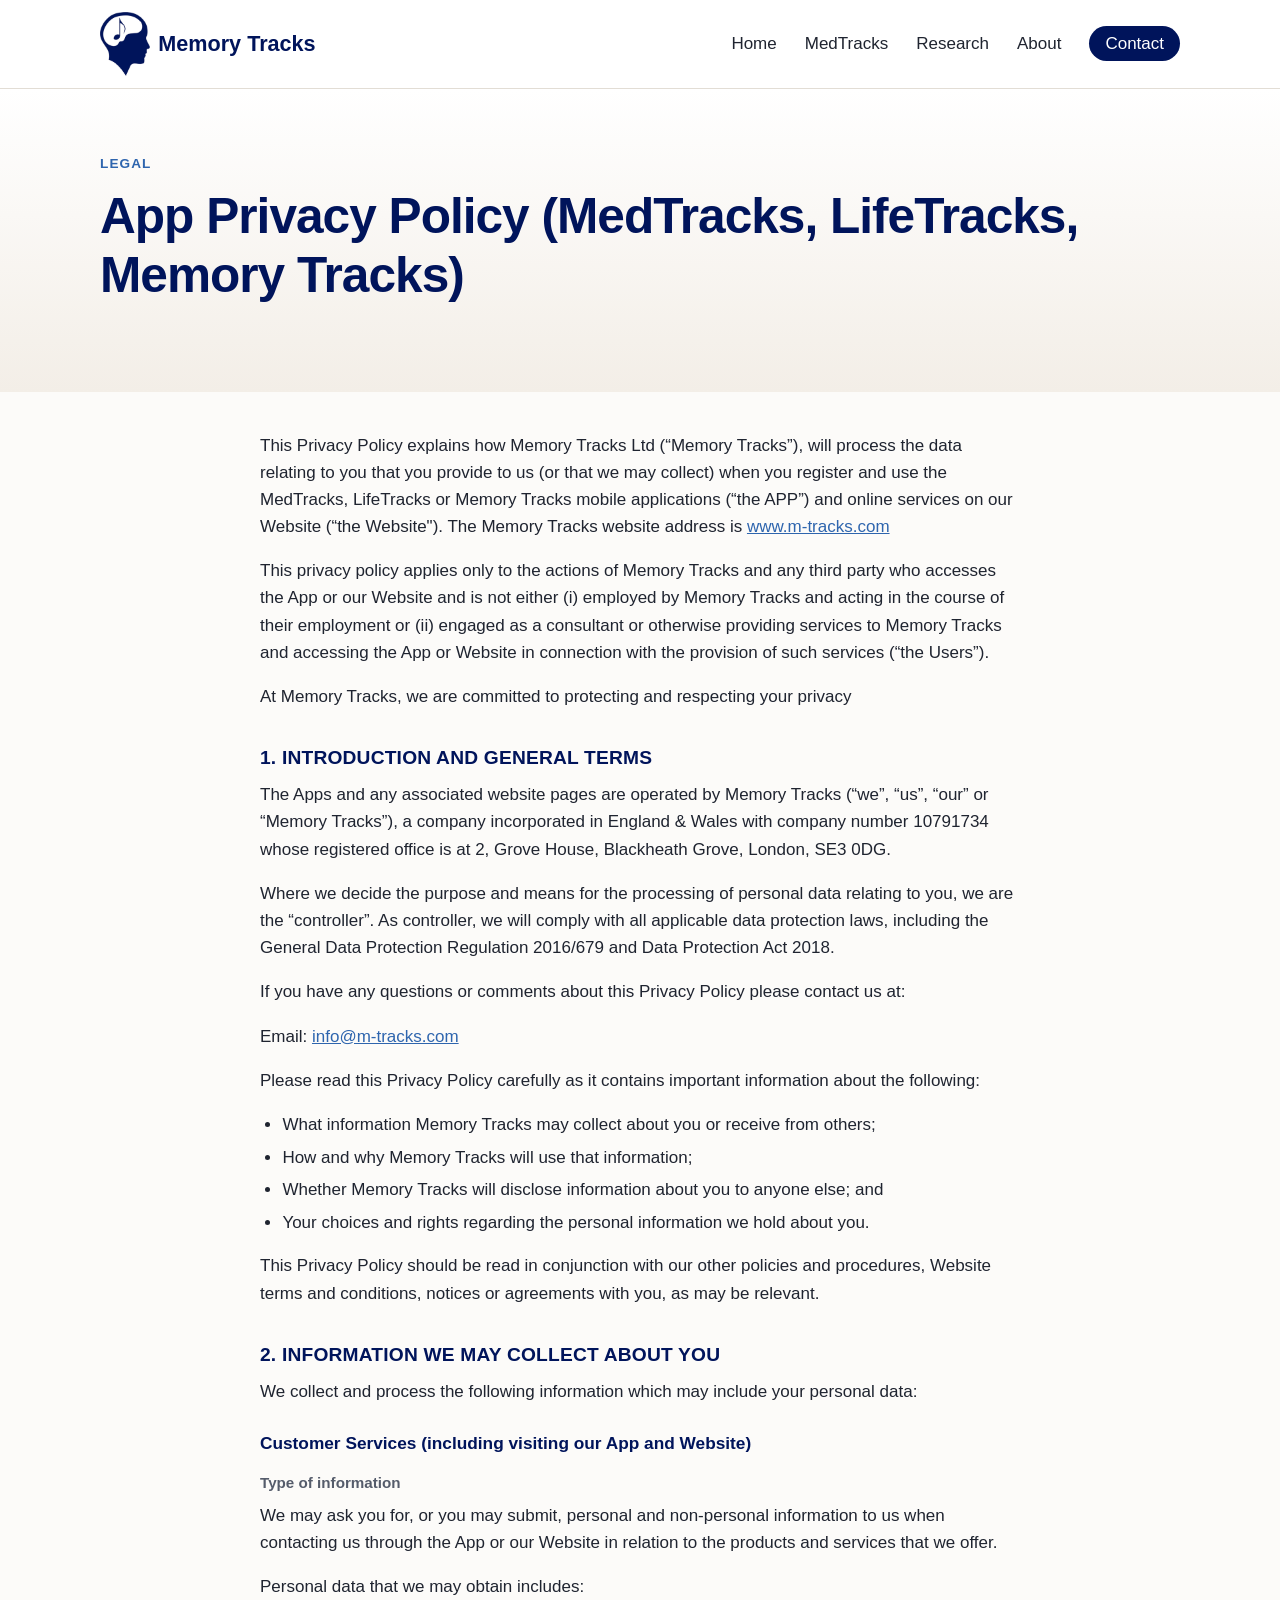
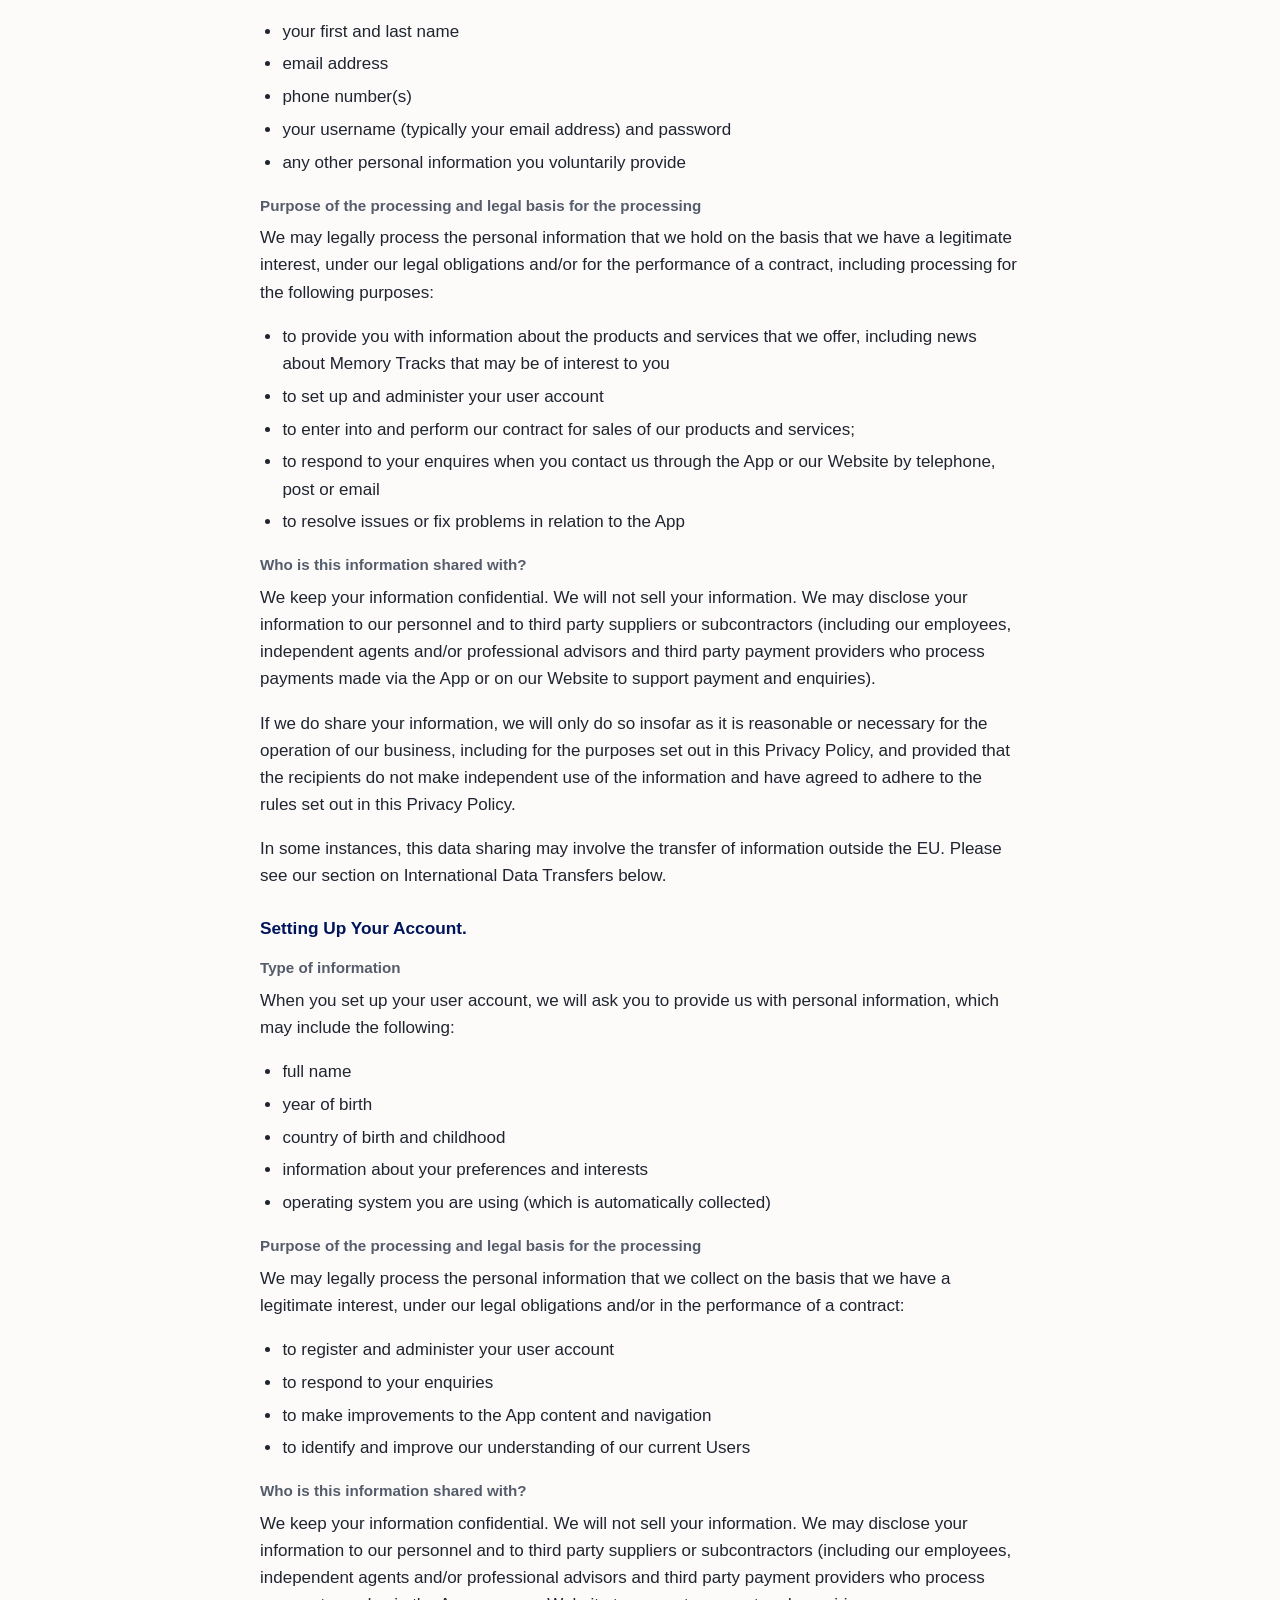
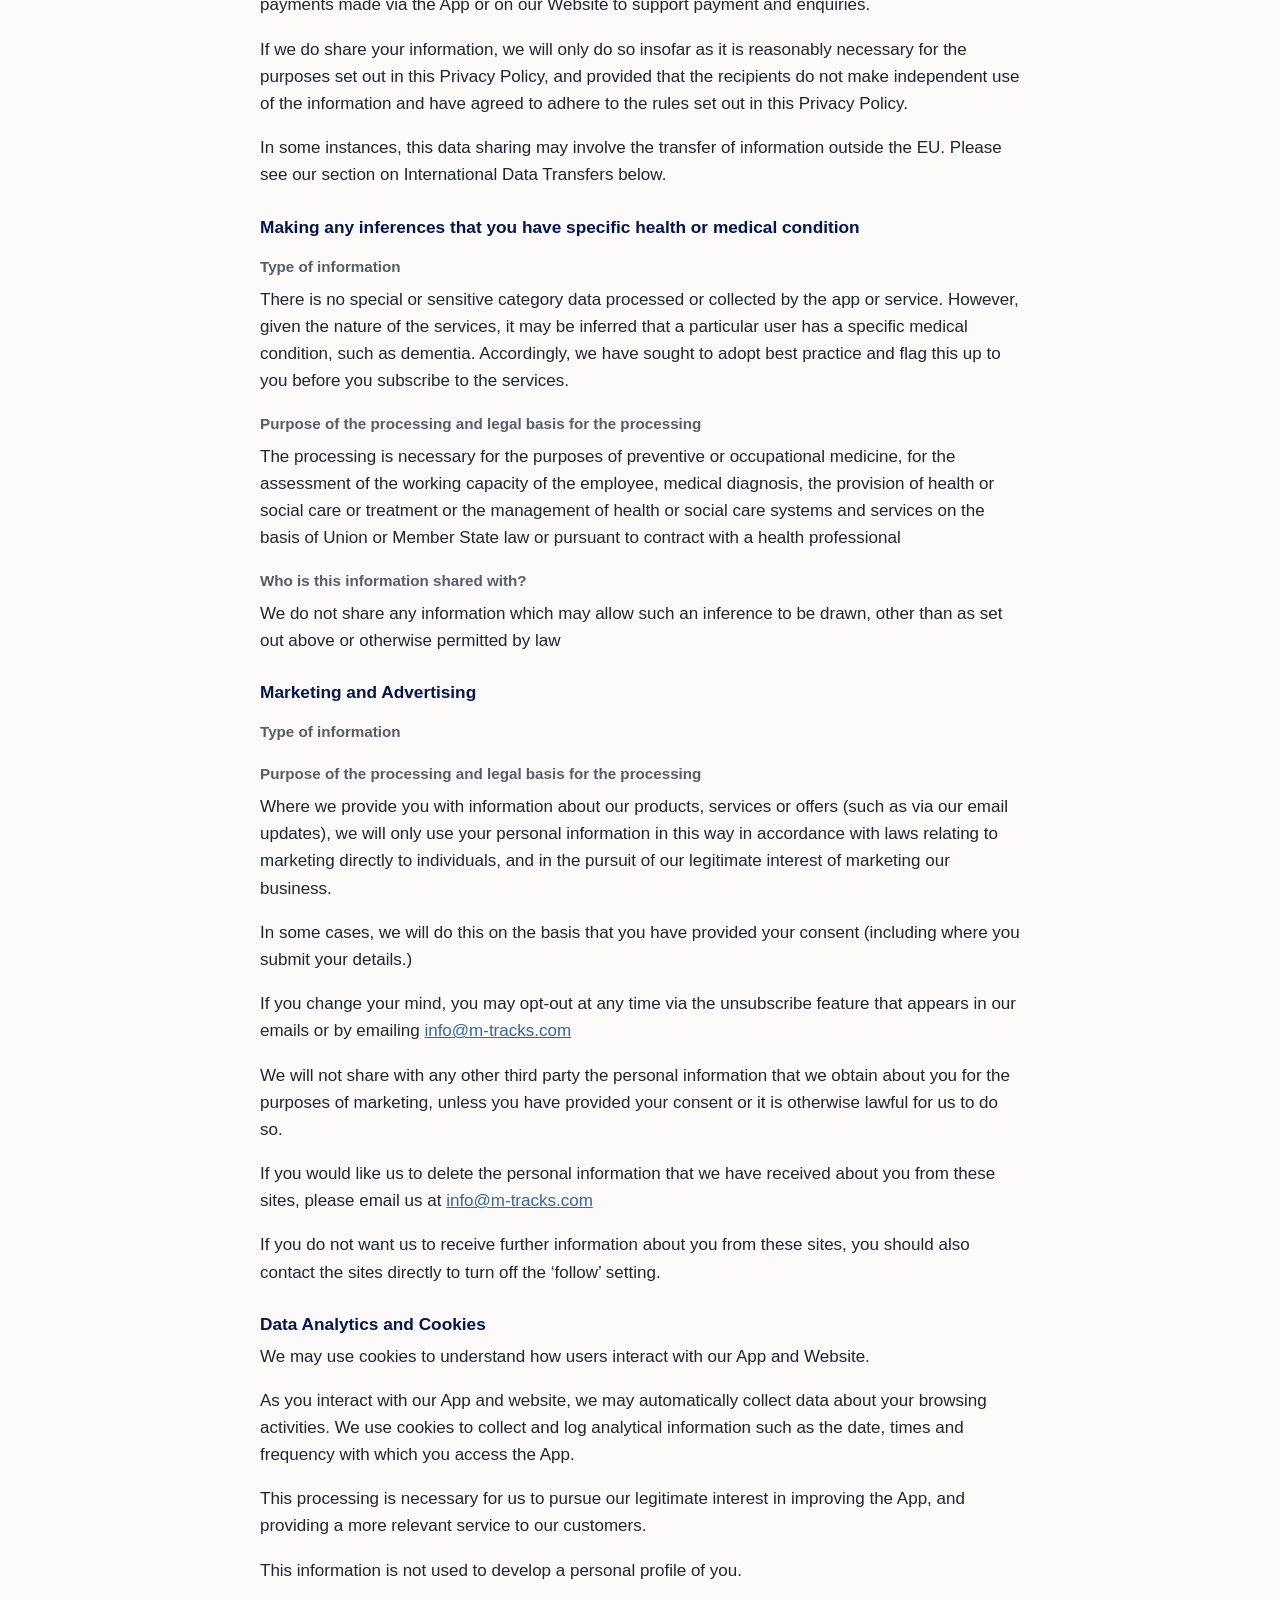
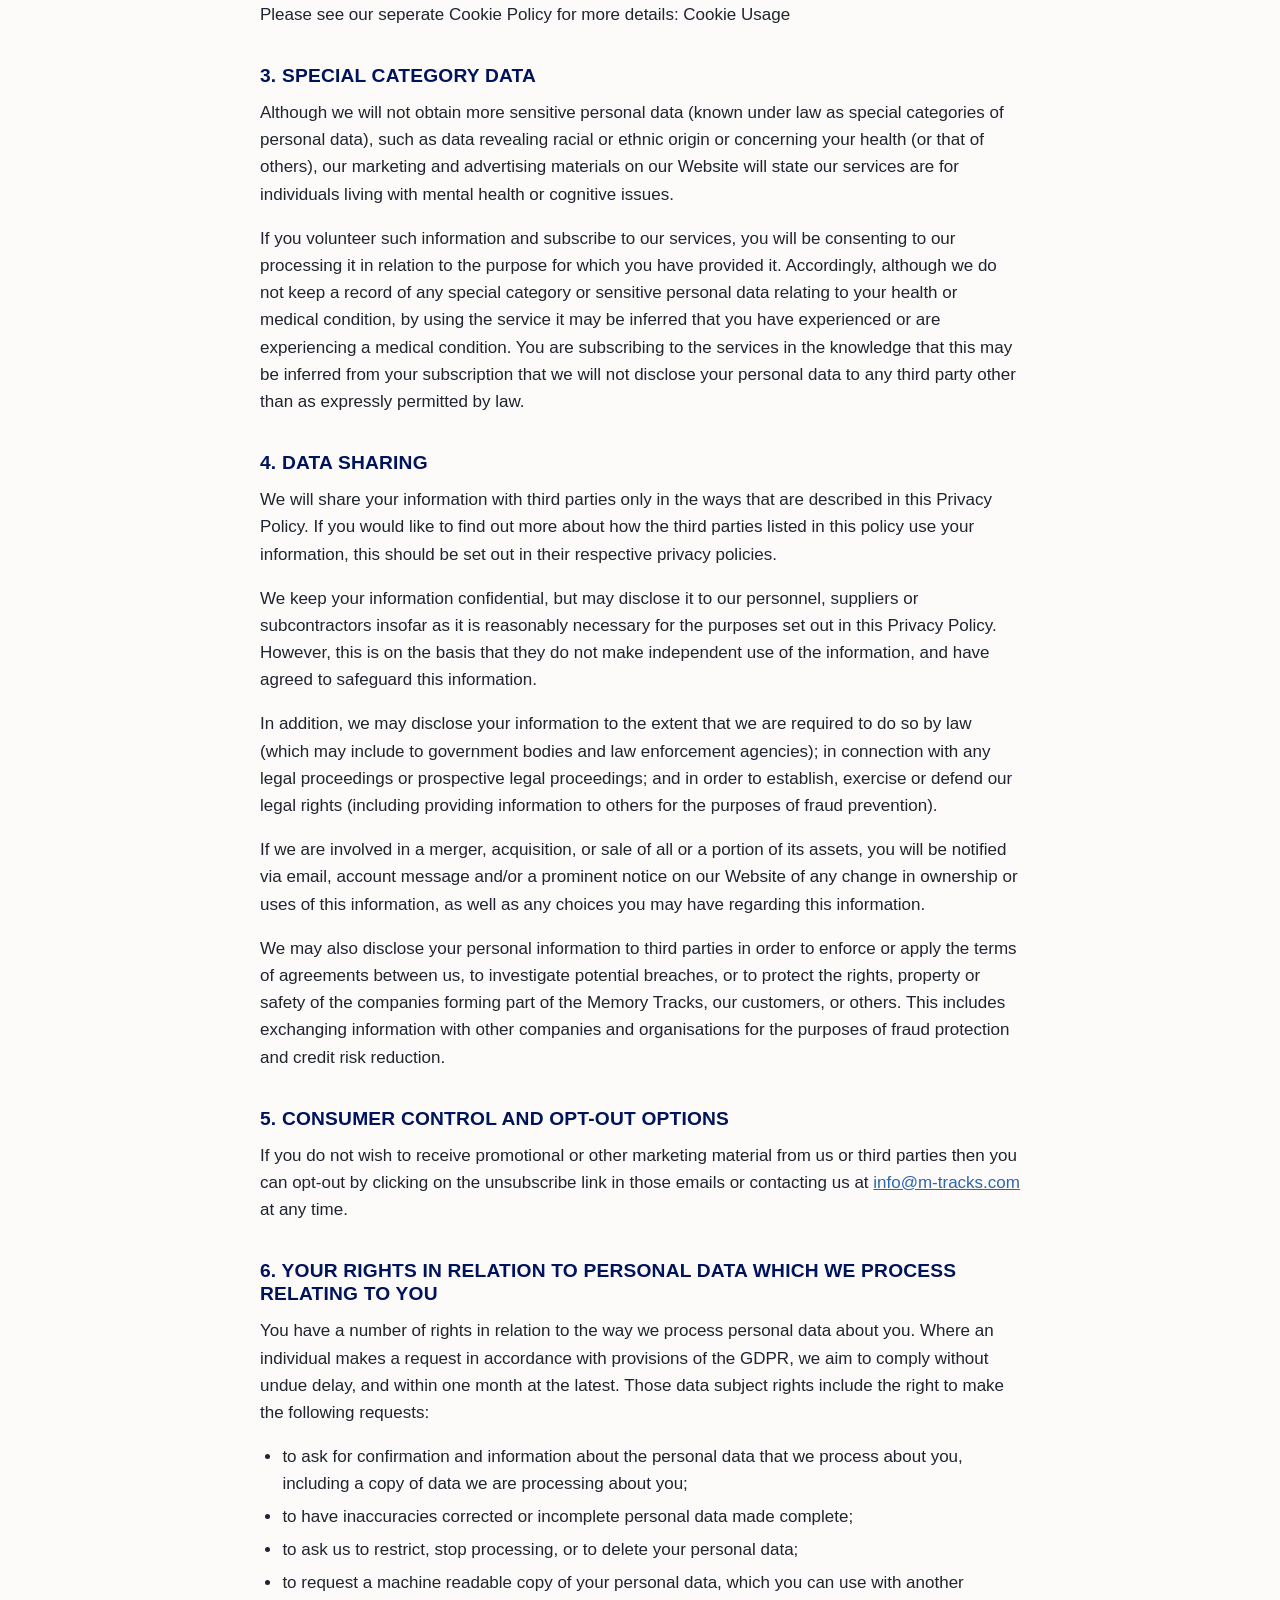
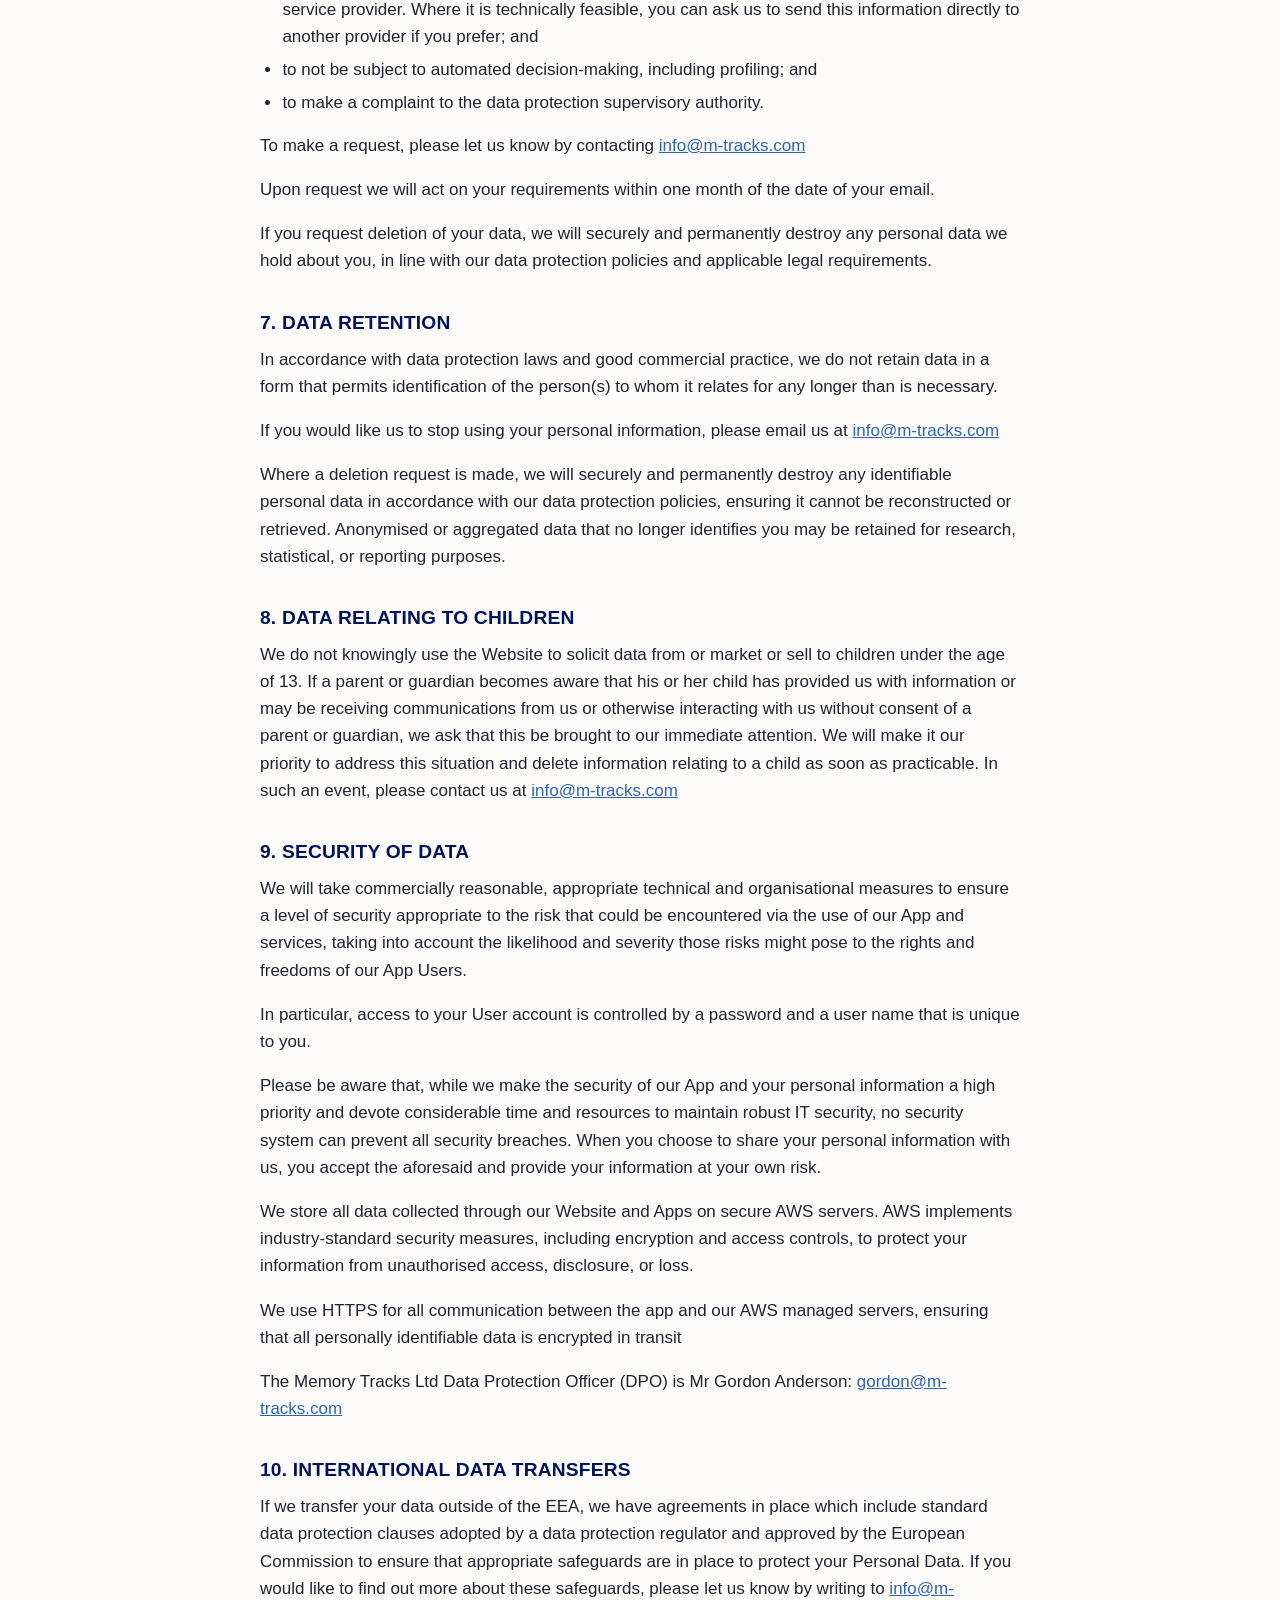
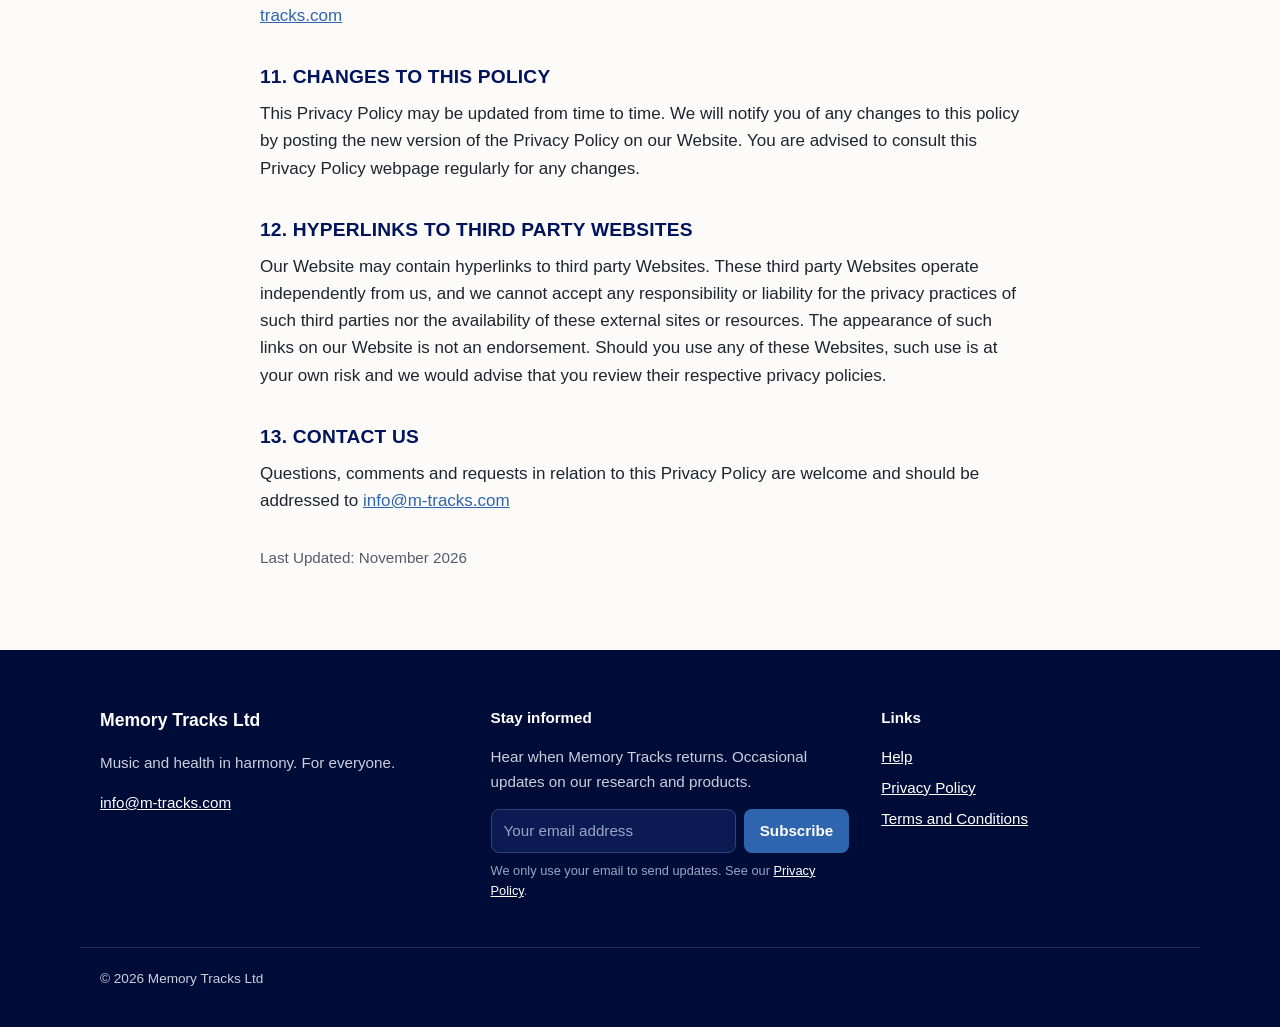
<file: app-privacy-policy.html>
<!DOCTYPE html>
<html lang="en-GB">
<head>
  <meta charset="utf-8">
  <meta name="viewport" content="width=device-width, initial-scale=1">
  <title>Privacy Policy | Memory Tracks</title>
  <meta name="description" content="How Memory Tracks Ltd processes personal data for the MedTracks, LifeTracks and Memory Tracks apps and the m-tracks.com website.">
  <link rel="canonical" href="https://m-tracks.com/app-privacy-policy">

  <!-- Open Graph (for link previews on LinkedIn, Facebook, WhatsApp) -->
  <meta property="og:type" content="website">
  <meta property="og:title" content="Privacy Policy | Memory Tracks">
  <meta property="og:description" content="How Memory Tracks Ltd processes personal data for the MedTracks, LifeTracks and Memory Tracks apps and the m-tracks.com website.">
  <meta property="og:url" content="https://m-tracks.com/app-privacy-policy">
  <meta property="og:image" content="https://m-tracks.com/images/memory-tracks-logo-512.png">

  <link rel="icon" type="image/png" href="/favicon.png">
  <link rel="apple-touch-icon" href="/apple-touch-icon.png">
  <link rel="stylesheet" href="/css/style.css?v=7">
  <script src="/js/main.js?v=7" defer></script>
</head>
<body>
  <a class="skip-link" href="#main">Skip to content</a>

  <header class="site-header">
    <div class="container header-inner">
      <a class="brand" href="/" aria-label="Memory Tracks home">
        <img class="brand-mark" src="/images/memory-tracks-logo.png" width="50" height="64" alt="">
        <span class="brand-name">Memory Tracks</span>
      </a>
      <button class="nav-toggle" aria-expanded="false" aria-controls="site-nav">
        <span class="nav-toggle-bar" aria-hidden="true"></span>
        <span class="visually-hidden">Menu</span>
      </button>
      <nav id="site-nav" class="site-nav" aria-label="Main">
        <ul>
          <li><a href="/">Home</a></li>
          <li><a href="/medtracks">MedTracks</a></li>
          <li><a href="/research">Research</a></li>
          <li><a href="/about">About</a></li>
          <li><a href="/contact" class="nav-cta">Contact</a></li>
        </ul>
      </nav>
    </div>
  </header>

  <main id="main">
    <section class="page-hero">
      <div class="container">
        <p class="eyebrow">Legal</p>
        <h1>App Privacy Policy (MedTracks, LifeTracks, Memory Tracks)</h1>
      </div>
    </section>

    <div class="container legal">
        <p>This Privacy Policy explains how Memory Tracks Ltd (“Memory Tracks”), will process the data relating to you that you provide to us (or that we may collect) when you register and use the MedTracks, LifeTracks or Memory Tracks mobile applications (“the APP”) and online services on our Website (“the Website"). The Memory Tracks website address is <a href="https://www.m-tracks.com">www.m-tracks.com</a></p>
        <p>This privacy policy applies only to the actions of Memory Tracks and any third party who accesses the App or our Website and is not either (i) employed by Memory Tracks and acting in the course of their employment or (ii) engaged as a consultant or otherwise providing services to Memory Tracks and accessing the App or Website in connection with the provision of such services (“the Users”).</p>
        <p>At Memory Tracks, we are committed to protecting and respecting your privacy</p>
        <h2>1. INTRODUCTION AND GENERAL TERMS</h2>
        <p>The Apps and any associated website pages are operated by Memory Tracks (“we”, “us”, “our” or “Memory Tracks”), a company incorporated in England &amp; Wales with company number 10791734 whose registered office is at 2, Grove House, Blackheath Grove, London, SE3 0DG.</p>
        <p>Where we decide the purpose and means for the processing of personal data relating to you, we are the “controller”. As controller, we will comply with all applicable data protection laws, including the General Data Protection Regulation 2016/679 and Data Protection Act 2018.</p>
        <p>If you have any questions or comments about this Privacy Policy please contact us at:</p>
        <p>Email: <a href="mailto:info@m-tracks.com">info@m-tracks.com</a></p>
        <p>Please read this Privacy Policy carefully as it contains important information about the following:</p>
        <ul>
          <li>What information Memory Tracks may collect about you or receive from others;</li>
          <li>How and why Memory Tracks will use that information;</li>
          <li>Whether Memory Tracks will disclose information about you to anyone else; and</li>
          <li>Your choices and rights regarding the personal information we hold about you.</li>
        </ul>
        <p>This Privacy Policy should be read in conjunction with our other policies and procedures, Website terms and conditions, notices or agreements with you, as may be relevant.</p>
        <h2>2. INFORMATION WE MAY COLLECT ABOUT YOU</h2>
        <p>We collect and process the following information which may include your personal data:</p>
        <h3>Customer Services (including visiting our App and Website)</h3>
        <h4>Type of information</h4>
        <p>We may ask you for, or you may submit, personal and non-personal information to us when contacting us through the App or our Website in relation to the products and services that we offer.</p>
        <p>Personal data that we may obtain includes:</p>
        <ul>
          <li>your first and last name</li>
          <li>email address</li>
          <li>phone number(s)</li>
          <li>your username (typically your email address) and password</li>
          <li>any other personal information you voluntarily provide</li>
        </ul>
        <h4>Purpose of the processing and legal basis for the processing</h4>
        <p>We may legally process the personal information that we hold on the basis that we have a legitimate interest, under our legal obligations and/or for the performance of a contract, including processing for the following purposes:</p>
        <ul>
          <li>to provide you with information about the products and services that we offer, including news about Memory Tracks that may be of interest to you</li>
          <li>to set up and administer your user account</li>
          <li>to enter into and perform our contract for sales of our products and services;</li>
          <li>to respond to your enquires when you contact us through the App or our Website by telephone, post or email</li>
          <li>to resolve issues or fix problems in relation to the App</li>
        </ul>
        <h4>Who is this information shared with?</h4>
        <p>We keep your information confidential. We will not sell your information. We may disclose your information to our personnel and to third party suppliers or subcontractors (including our employees, independent agents and/or professional advisors and third party payment providers who process payments made via the App or on our Website to support payment and enquiries).</p>
        <p>If we do share your information, we will only do so insofar as it is reasonable or necessary for the operation of our business, including for the purposes set out in this Privacy Policy, and provided that the recipients do not make independent use of the information and have agreed to adhere to the rules set out in this Privacy Policy.</p>
        <p>In some instances, this data sharing may involve the transfer of information outside the EU. Please see our section on International Data Transfers below.</p>
        <h3>Setting Up Your Account.</h3>
        <h4>Type of information</h4>
        <p>When you set up your user account, we will ask you to provide us with personal information, which may include the following:</p>
        <ul>
          <li>full name</li>
          <li>year of birth</li>
          <li>country of birth and childhood</li>
          <li>information about your preferences and interests</li>
          <li>operating system you are using (which is automatically collected)</li>
        </ul>
        <h4>Purpose of the processing and legal basis for the processing</h4>
        <p>We may legally process the personal information that we collect on the basis that we have a legitimate interest, under our legal obligations and/or in the performance of a contract:</p>
        <ul>
          <li>to register and administer your user account</li>
          <li>to respond to your enquiries</li>
          <li>to make improvements to the App content and navigation</li>
          <li>to identify and improve our understanding of our current Users</li>
        </ul>
        <h4>Who is this information shared with?</h4>
        <p>We keep your information confidential. We will not sell your information. We may disclose your information to our personnel and to third party suppliers or subcontractors (including our employees, independent agents and/or professional advisors and third party payment providers who process payments made via the App or on our Website to support payment and enquiries.</p>
        <p>If we do share your information, we will only do so insofar as it is reasonably necessary for the purposes set out in this Privacy Policy, and provided that the recipients do not make independent use of the information and have agreed to adhere to the rules set out in this Privacy Policy.</p>
        <p>In some instances, this data sharing may involve the transfer of information outside the EU. Please see our section on International Data Transfers below.</p>
        <h3>Making any inferences that you have specific health or medical condition</h3>
        <h4>Type of information</h4>
        <p>There is no special or sensitive category data processed or collected by the app or service. However, given the nature of the services, it may be inferred that a particular user has a specific medical condition, such as dementia. Accordingly, we have sought to adopt best practice and flag this up to you before you subscribe to the services.</p>
        <h4>Purpose of the processing and legal basis for the processing</h4>
        <p>The processing is necessary for the purposes of preventive or occupational medicine, for the assessment of the working capacity of the employee, medical diagnosis, the provision of health or social care or treatment or the management of health or social care systems and services on the basis of Union or Member State law or pursuant to contract with a health professional</p>
        <h4>Who is this information shared with?</h4>
        <p>We do not share any information which may allow such an inference to be drawn, other than as set out above or otherwise permitted by law</p>
        <h3>Marketing and Advertising</h3>
        <h4>Type of information</h4>
        <h4>Purpose of the processing and legal basis for the processing</h4>
        <p>Where we provide you with information about our products, services or offers (such as via our email updates), we will only use your personal information in this way in accordance with laws relating to marketing directly to individuals, and in the pursuit of our legitimate interest of marketing our business.</p>
        <p>In some cases, we will do this on the basis that you have provided your consent (including where you submit your details.)</p>
        <p>If you change your mind, you may opt-out at any time via the unsubscribe feature that appears in our emails or by emailing  <a href="mailto:info@m-tracks.com">info@m-tracks.com</a></p>
        <p>We will not share with any other third party the personal information that we obtain about you for the purposes of marketing, unless you have provided your consent or it is otherwise lawful for us to do so.</p>
        <p>If you would like us to delete the personal information that we have received about you from these sites, please email us at <a href="mailto:info@m-tracks.com">info@m-tracks.com</a></p>
        <p>If you do not want us to receive further information about you from these sites, you should also contact the sites directly to turn off the ‘follow’ setting.</p>
        <h3>Data Analytics and Cookies</h3>
        <p>We may use cookies to understand how users interact with our App and Website.</p>
        <p>As you interact with our App and website, we may automatically collect data about your browsing activities. We use cookies to collect and log analytical information such as the date, times and frequency with which you access the App.</p>
        <p>This processing is necessary for us to pursue our legitimate interest in improving the App, and providing a more relevant service to our customers.</p>
        <p>This information is not used to develop a personal profile of you.</p>
        <p>Please see our seperate Cookie Policy for more details: Cookie Usage</p>
        <h2>3. SPECIAL CATEGORY DATA</h2>
        <p>Although we will not obtain more sensitive personal data (known under law as special categories of personal data), such as data revealing racial or ethnic origin or concerning your health (or that of others), our marketing and advertising materials on our Website will state our services are for individuals living with mental health or cognitive issues.</p>
        <p>If you volunteer such information and subscribe to our services, you will be consenting to our processing it in relation to the purpose for which you have provided it. Accordingly, although we do not keep a record of any special category or sensitive personal data relating to your health or medical condition, by using the service it may be inferred that you have experienced or are experiencing a medical condition. You are subscribing to the services in the knowledge that this may be inferred from your subscription that we will not disclose your personal data to any third party other than as expressly permitted by law.</p>
        <h2>4. DATA SHARING</h2>
        <p>We will share your information with third parties only in the ways that are described in this Privacy Policy. If you would like to find out more about how the third parties listed in this policy use your information, this should be set out in their respective privacy policies.</p>
        <p>We keep your information confidential, but may disclose it to our personnel, suppliers or subcontractors insofar as it is reasonably necessary for the purposes set out in this Privacy Policy. However, this is on the basis that they do not make independent use of the information, and have agreed to safeguard this information.</p>
        <p>In addition, we may disclose your information to the extent that we are required to do so by law (which may include to government bodies and law enforcement agencies); in connection with any legal proceedings or prospective legal proceedings; and in order to establish, exercise or defend our legal rights (including providing information to others for the purposes of fraud prevention).</p>
        <p>If we are involved in a merger, acquisition, or sale of all or a portion of its assets, you will be notified via email, account message and/or a prominent notice on our Website of any change in ownership or uses of this information, as well as any choices you may have regarding this information.</p>
        <p>We may also disclose your personal information to third parties in order to enforce or apply the terms of agreements between us, to investigate potential breaches, or to protect the rights, property or safety of the companies forming part of the Memory Tracks, our customers, or others. This includes exchanging information with other companies and organisations for the purposes of fraud protection and credit risk reduction.</p>
        <h2>5. CONSUMER CONTROL AND OPT-OUT OPTIONS</h2>
        <p>If you do not wish to receive promotional or other marketing material from us or third parties then you can opt-out by clicking on the unsubscribe link in those emails or contacting us at <a href="mailto:info@m-tracks.com">info@m-tracks.com</a> at any time.</p>
        <h2>6. YOUR RIGHTS IN RELATION TO PERSONAL DATA WHICH WE PROCESS RELATING TO YOU</h2>
        <p>You have a number of rights in relation to the way we process personal data about you. Where an individual makes a request in accordance with provisions of the GDPR, we aim to comply without undue delay, and within one month at the latest. Those data subject rights include the right to make the following requests:</p>
        <ul>
          <li>to ask for confirmation and information about the personal data that we process about you, including a copy of data we are processing about you;</li>
          <li>to have inaccuracies corrected or incomplete personal data made complete;</li>
          <li>to ask us to restrict, stop processing, or to delete your personal data;</li>
          <li>to request a machine readable copy of your personal data, which you can use with another service provider. Where it is technically feasible, you can ask us to send this information directly to another provider if you prefer; and</li>
          <li>to not be subject to automated decision-making, including profiling; and</li>
          <li>to make a complaint to the data protection supervisory authority.</li>
        </ul>
        <p>To make a request, please let us know by contacting  <a href="mailto:info@m-tracks.com">info@m-tracks.com</a></p>
        <p>Upon request we will act on your requirements within one month of the date of your email.</p>
        <p>If you request deletion of your data, we will securely and permanently destroy any personal data we hold about you, in line with our data protection policies and applicable legal requirements.</p>
        <h2>7. DATA RETENTION</h2>
        <p>In accordance with data protection laws and good commercial practice, we do not retain data in a form that permits identification of the person(s) to whom it relates for any longer than is necessary.</p>
        <p>If you would like us to stop using your personal information, please email us at <a href="mailto:info@m-tracks.com">info@m-tracks.com</a></p>
        <p>Where a deletion request is made, we will securely and permanently destroy any identifiable personal data in accordance with our data protection policies, ensuring it cannot be reconstructed or retrieved. Anonymised or aggregated data that no longer identifies you may be retained for research, statistical, or reporting purposes.</p>
        <h2>8. DATA RELATING TO CHILDREN</h2>
        <p>We do not knowingly use the Website to solicit data from or market or sell to children under the age of 13. If a parent or guardian becomes aware that his or her child has provided us with information or may be receiving communications from us or otherwise interacting with us without consent of a parent or guardian, we ask that this be brought to our immediate attention. We will make it our priority to address this situation and delete information relating to a child as soon as practicable. In such an event, please contact us at <a href="mailto:info@m-tracks.com">info@m-tracks.com</a></p>
        <h2>9. SECURITY OF DATA</h2>
        <p>We will take commercially reasonable, appropriate technical and organisational measures to ensure a level of security appropriate to the risk that could be encountered via the use of our App and services, taking into account the likelihood and severity those risks might pose to the rights and freedoms of our App Users.</p>
        <p>In particular, access to your User account is controlled by a password and a user name that is unique to you.</p>
        <p>Please be aware that, while we make the security of our App and your personal information a high priority and devote considerable time and resources to maintain robust IT security, no security system can prevent all security breaches. When you choose to share your personal information with us, you accept the aforesaid and provide your information at your own risk.</p>
        <p>We store all data collected through our Website and Apps on secure AWS servers. AWS implements industry-standard security measures, including encryption and access controls, to protect your information from unauthorised access, disclosure, or loss.</p>
        <p>We use HTTPS for all communication between the app and our AWS managed servers, ensuring that all personally identifiable data is encrypted in transit</p>
        <p>The Memory Tracks Ltd Data Protection Officer (DPO) is Mr Gordon Anderson: <a href="mailto:gordon@m-tracks.com">gordon@m-tracks.com</a></p>
        <h2>10. INTERNATIONAL DATA TRANSFERS</h2>
        <p>If we transfer your data outside of the EEA, we have agreements in place which include standard data protection clauses adopted by a data protection regulator and approved by the European Commission to ensure that appropriate safeguards are in place to protect your Personal Data. If you would like to find out more about these safeguards, please let us know by writing to <a href="mailto:info@m-tracks.com">info@m-tracks.com</a></p>
        <h2>11. CHANGES TO THIS POLICY</h2>
        <p>This Privacy Policy may be updated from time to time. We will notify you of any changes to this policy by posting the new version of the Privacy Policy on our Website. You are advised to consult this Privacy Policy webpage regularly for any changes.</p>
        <h2>12. HYPERLINKS TO THIRD PARTY WEBSITES</h2>
        <p>Our Website may contain hyperlinks to third party Websites. These third party Websites operate independently from us, and we cannot accept any responsibility or liability for the privacy practices of such third parties nor the availability of these external sites or resources. The appearance of such links on our Website is not an endorsement. Should you use any of these Websites, such use is at your own risk and we would advise that you review their respective privacy policies.</p>
        <h2>13. CONTACT US</h2>
        <p>Questions, comments and requests in relation to this Privacy Policy are welcome and should be addressed to <a href="mailto:info@m-tracks.com">info@m-tracks.com</a></p>
        <p class="legal-updated">Last Updated: November 2026</p>
    </div>
  </main>

  <footer class="site-footer">
    <div class="container footer-inner">
      <div>
        <p class="footer-brand">Memory Tracks Ltd</p>
        <p>Music and health in harmony. For everyone.</p>
        <p><a href="mailto:info@m-tracks.com">info@m-tracks.com</a></p>
      </div>
      <div>
        <p class="footer-heading" id="updates-heading">Stay informed</p>
        <p>Hear when Memory Tracks returns. Occasional updates on our research and products.</p>
        <form class="signup" action="/contact.php" method="post" aria-labelledby="updates-heading">
          <input type="hidden" name="form_type" value="newsletter">
          <div class="hp" aria-hidden="true">
            <label>Leave this empty <input type="text" name="website" tabindex="-1" autocomplete="off"></label>
          </div>
          <label class="visually-hidden" for="signup-email">Email address</label>
          <input id="signup-email" type="email" name="email" required placeholder="Your email address" autocomplete="email">
          <button type="submit">Subscribe</button>
        </form>
        <p class="signup-note">We only use your email to send updates. See our <a href="/app-privacy-policy">Privacy Policy</a>.</p>
      </div>
      <nav aria-label="Footer">
        <p class="footer-heading">Links</p>
        <ul>
          <li><a href="/help">Help</a></li>
          <li><a href="/app-privacy-policy">Privacy Policy</a></li>
          <li><a href="/app-terms-and-conditions">Terms and Conditions</a></li>
          <!-- TODO: add social links (LinkedIn, Facebook, Instagram, YouTube, Bluesky, Threads) -->
        </ul>
      </nav>
    </div>
    <div class="container footer-base">
      <p>&copy; <span id="year">2026</span> Memory Tracks Ltd</p>
    </div>
  </footer>
</body>
</html>
</file>
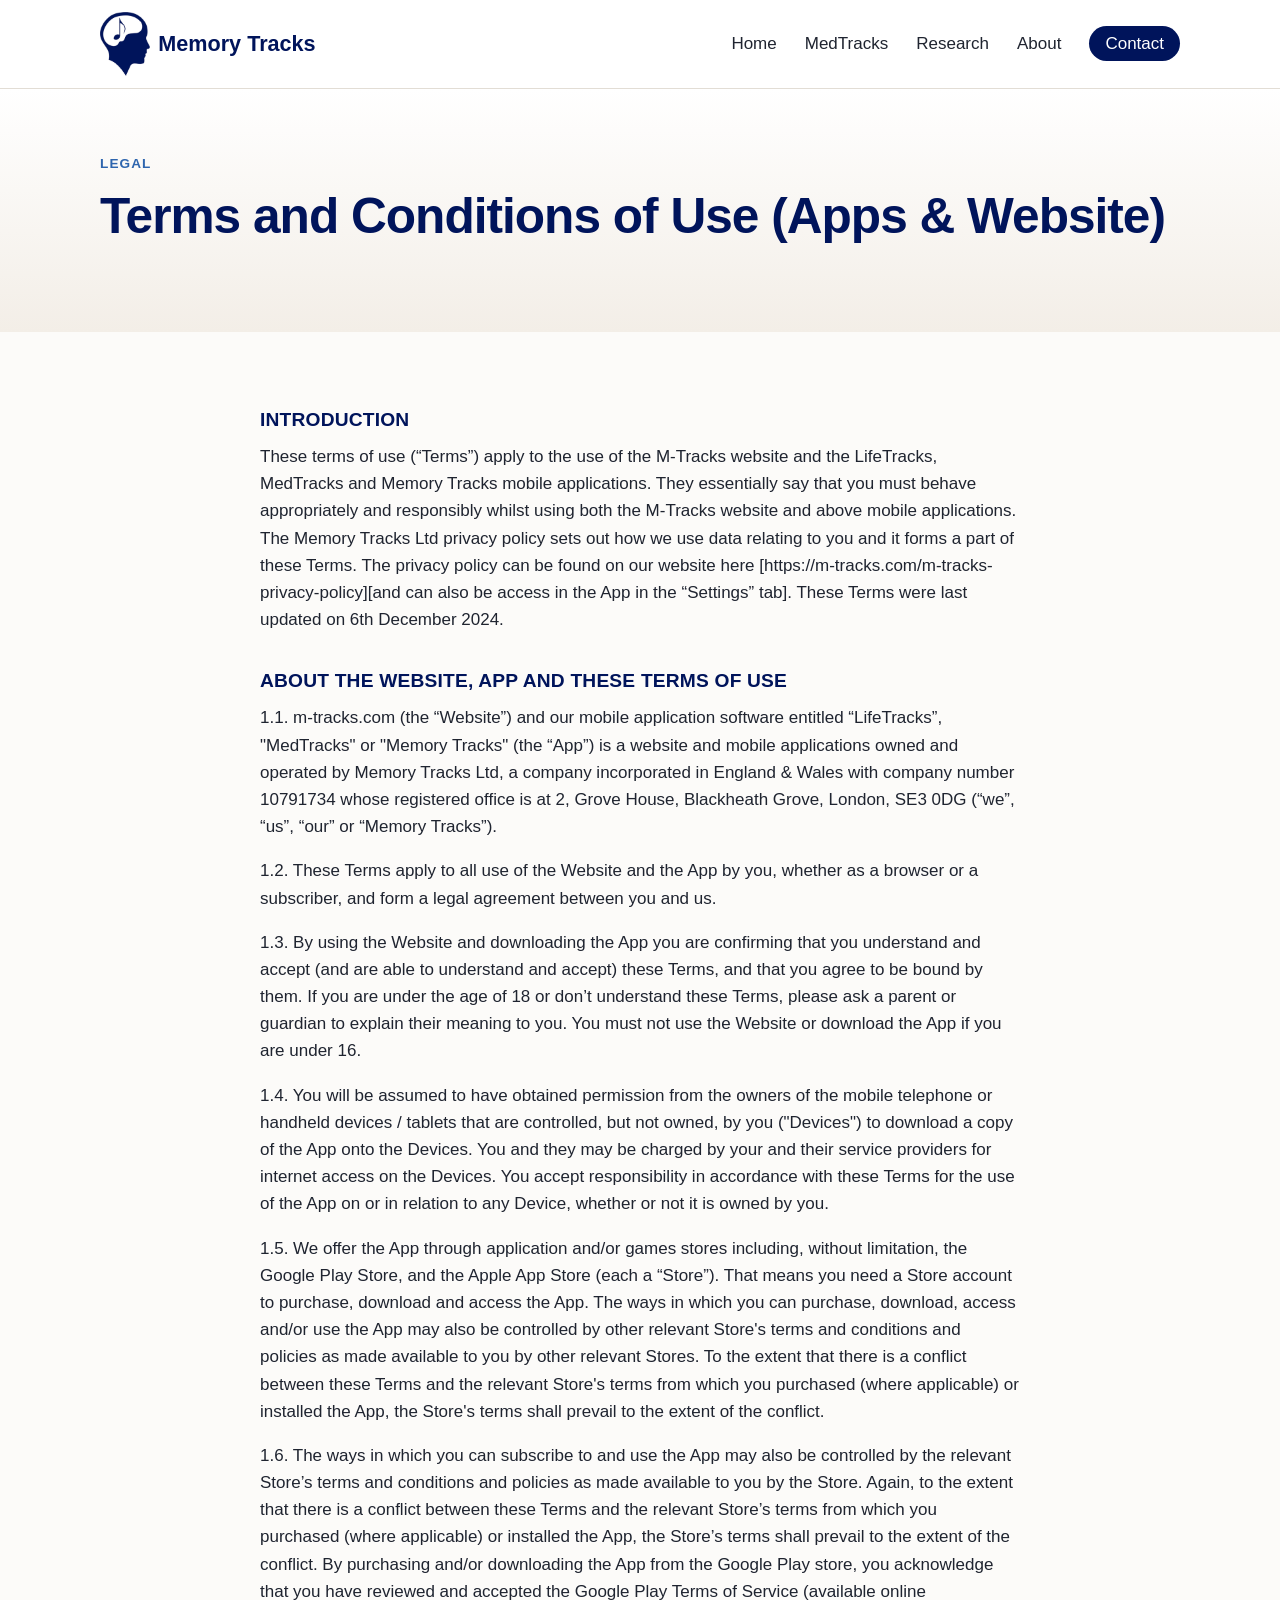
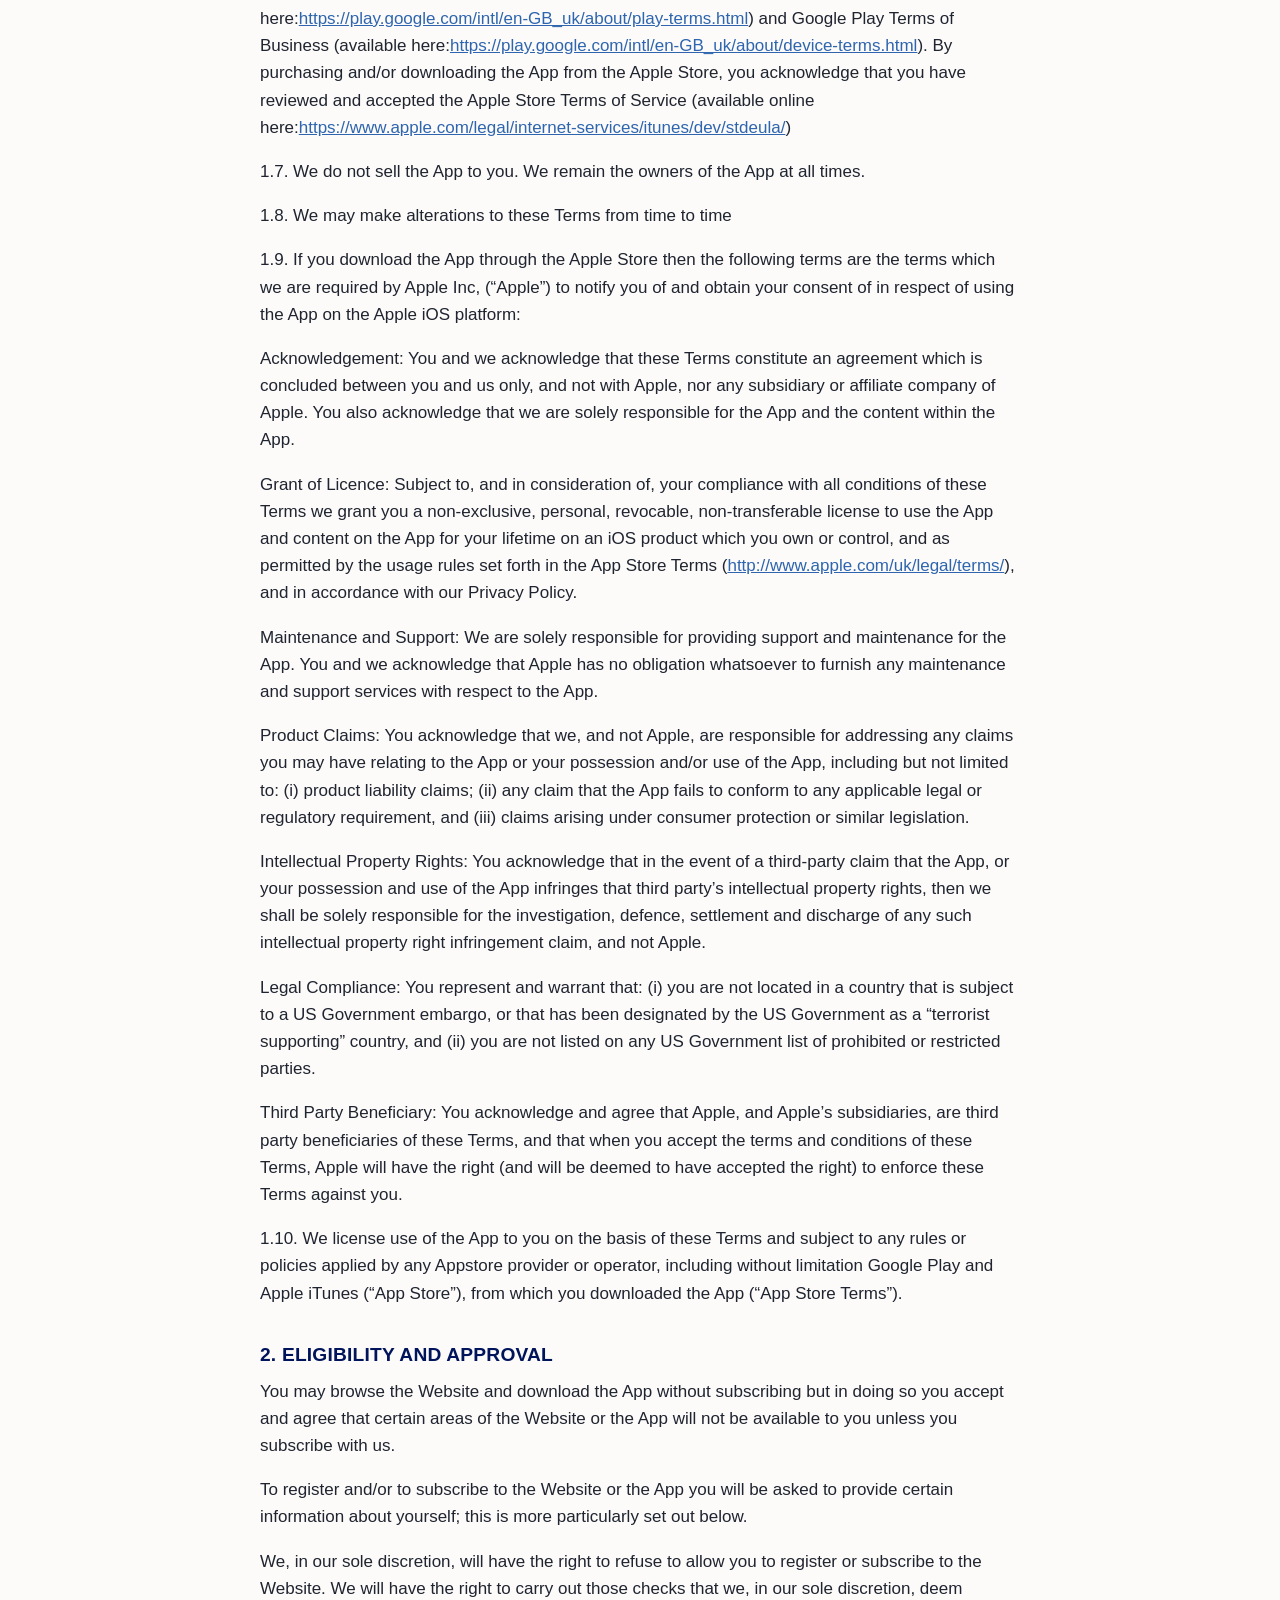
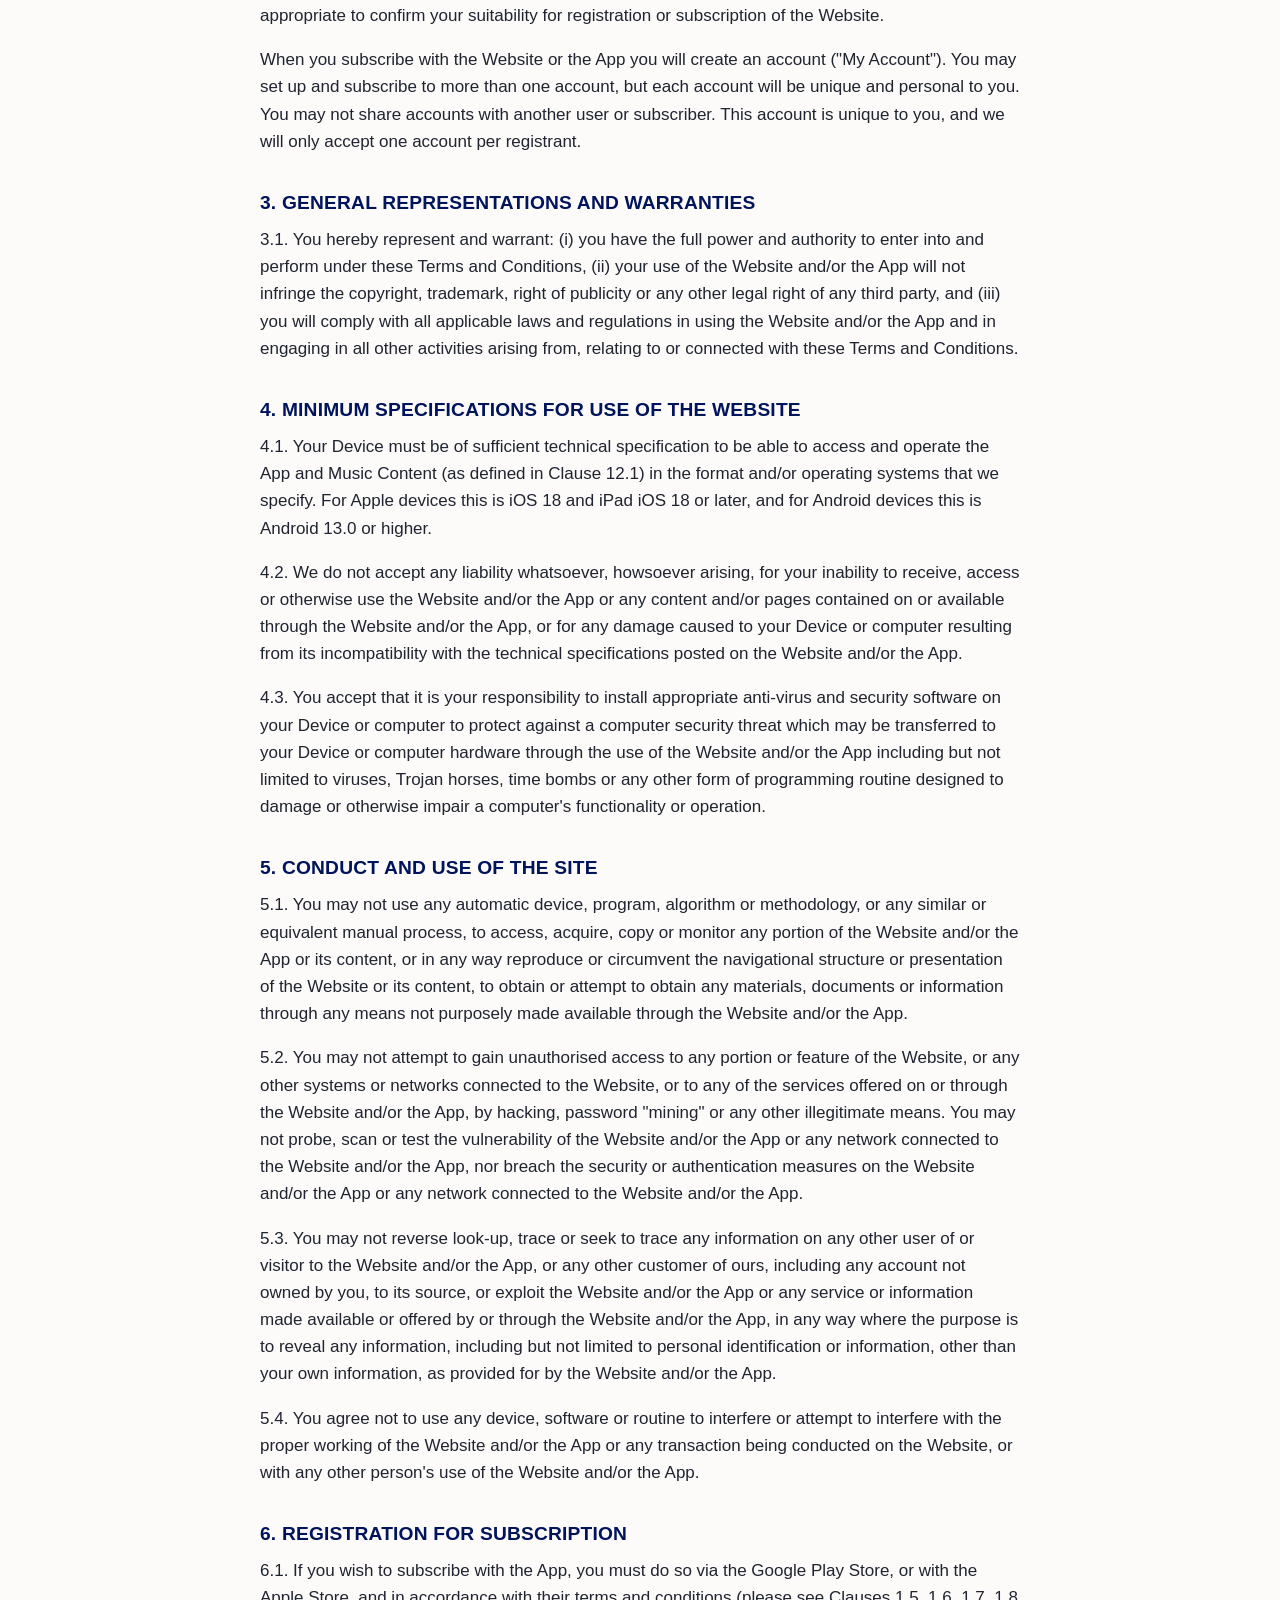
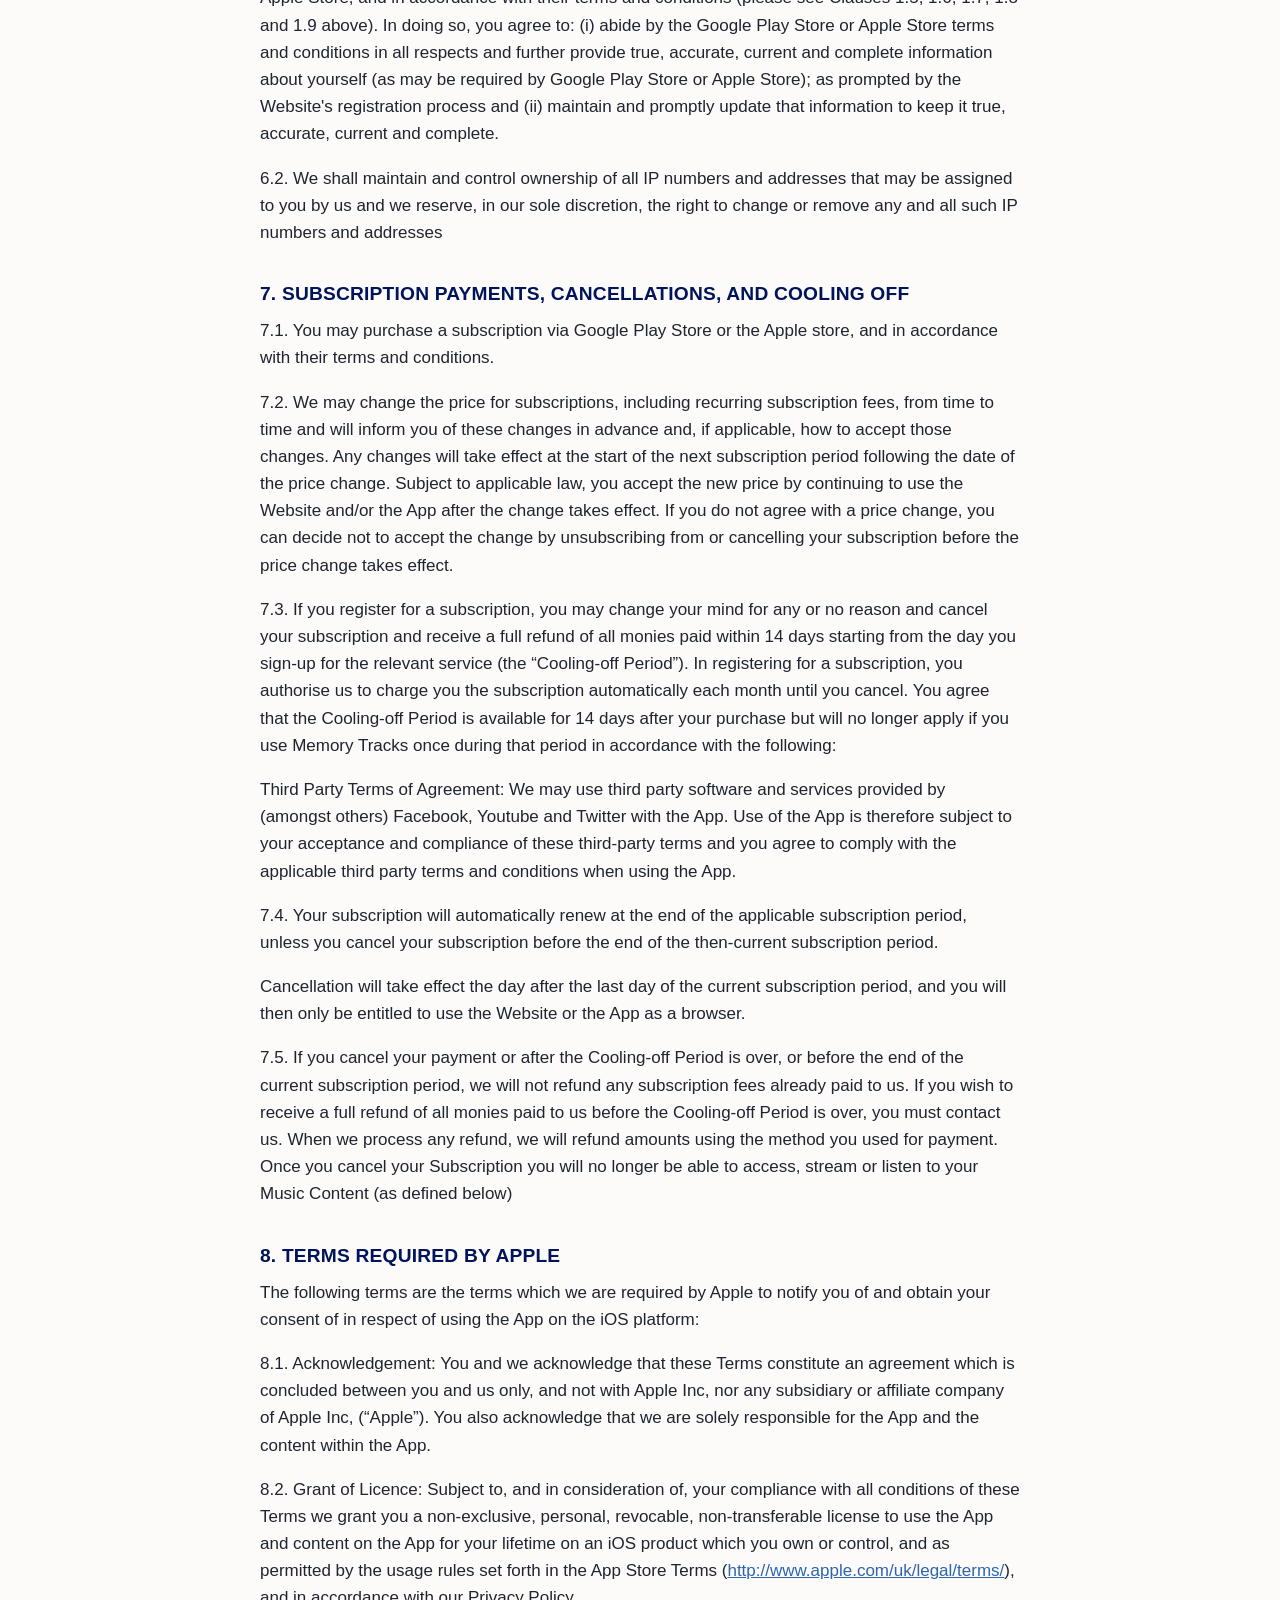
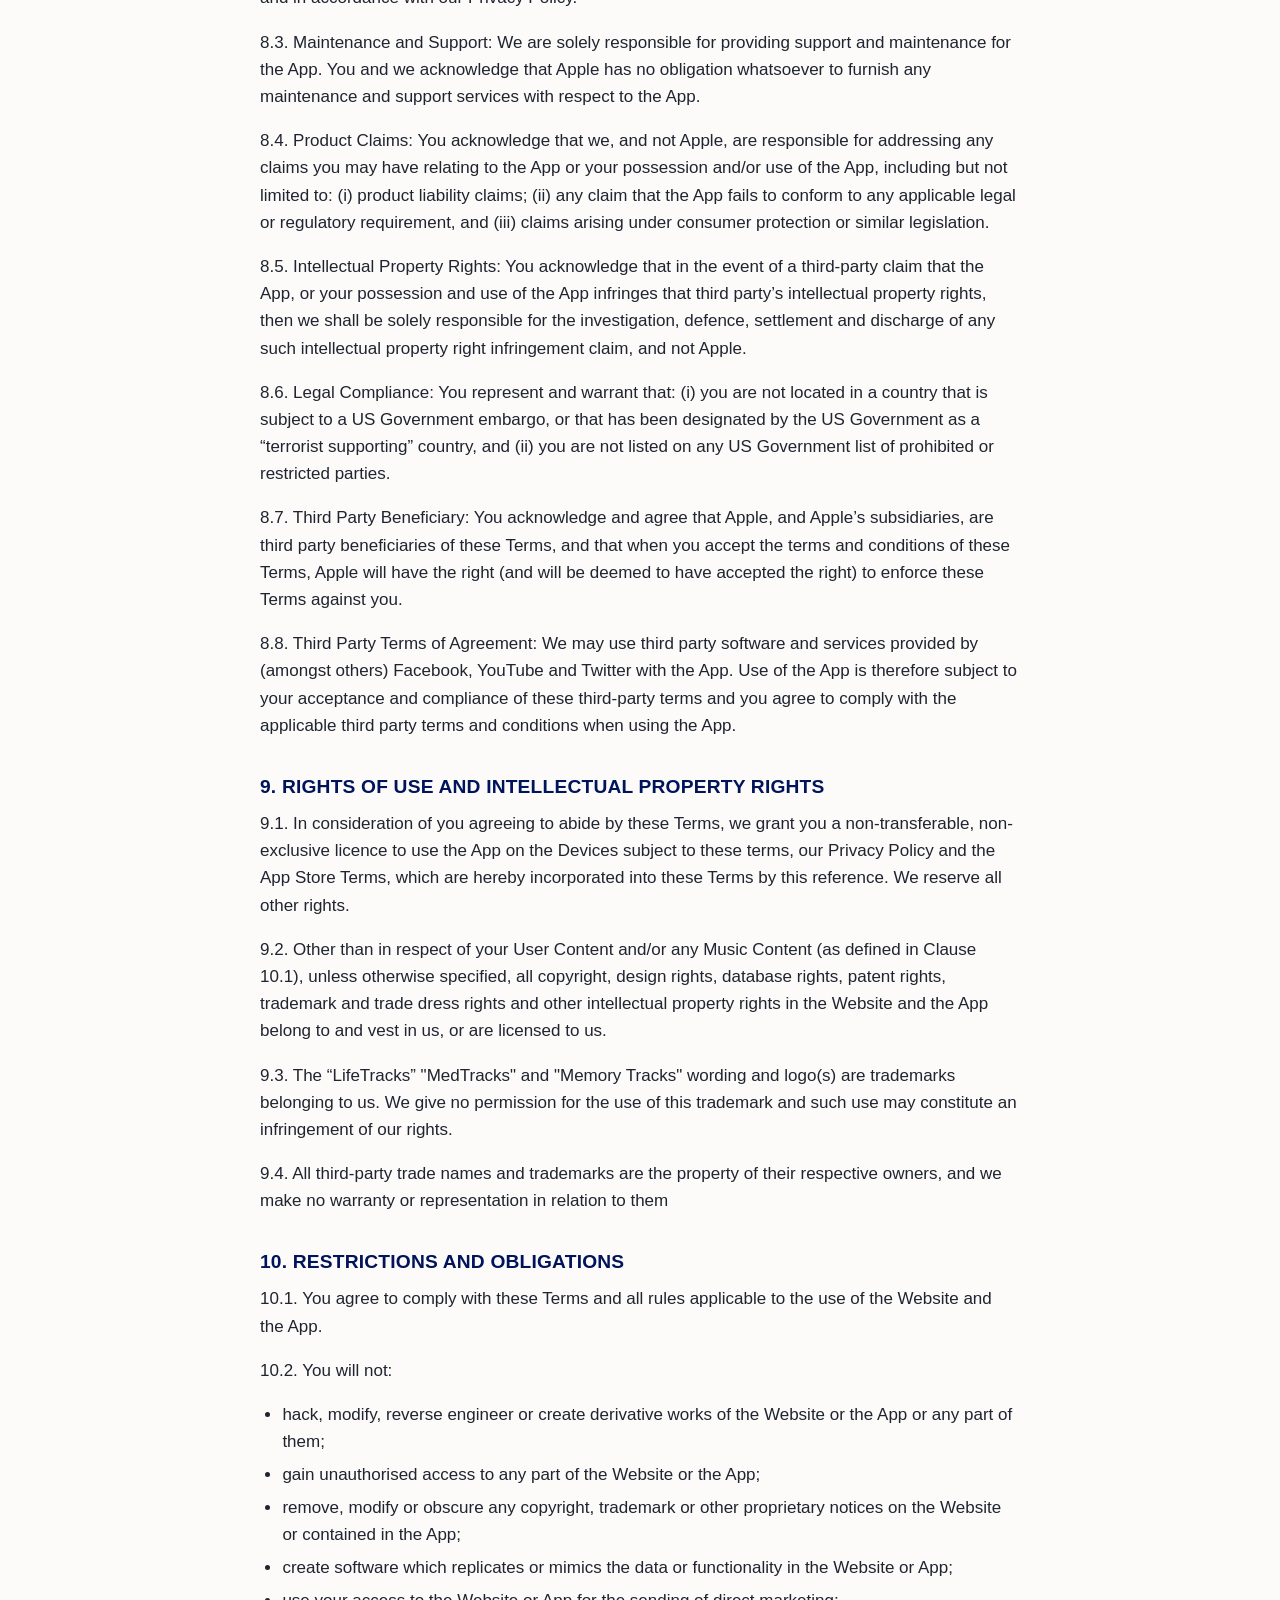
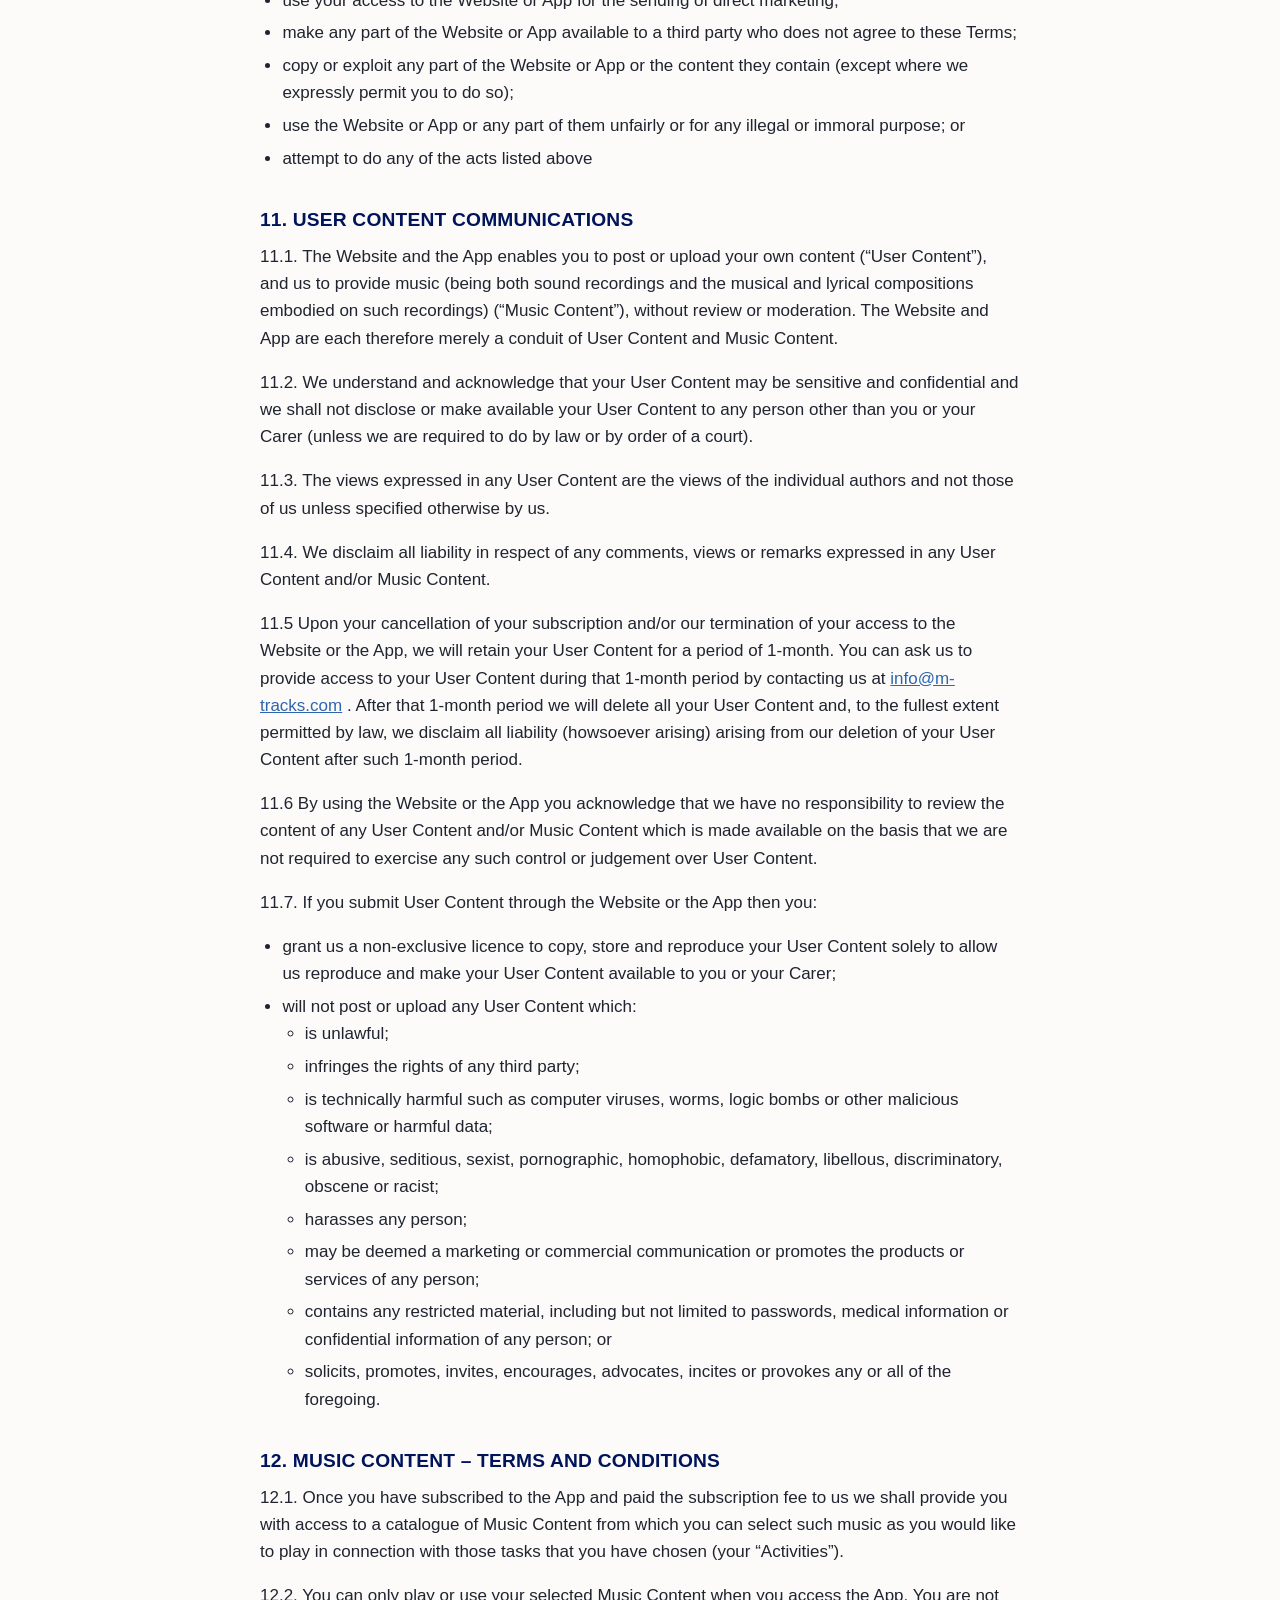
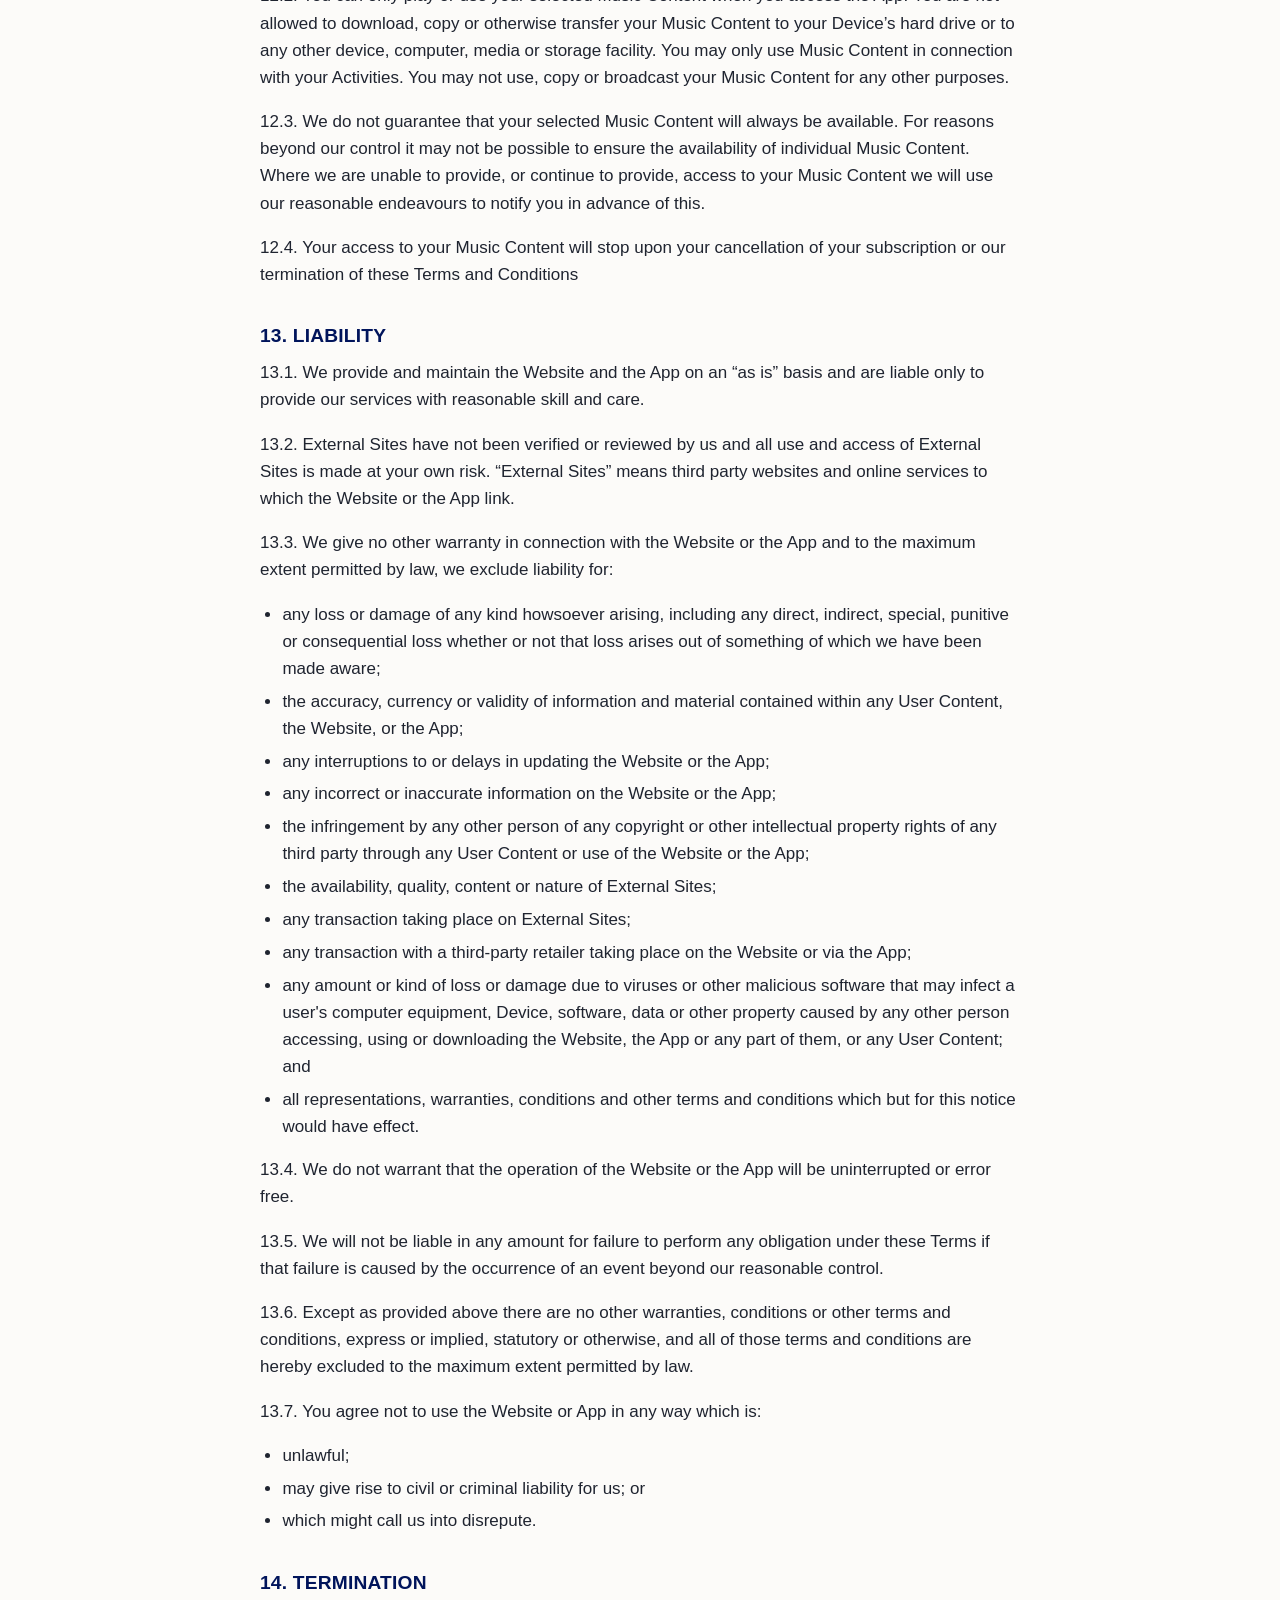
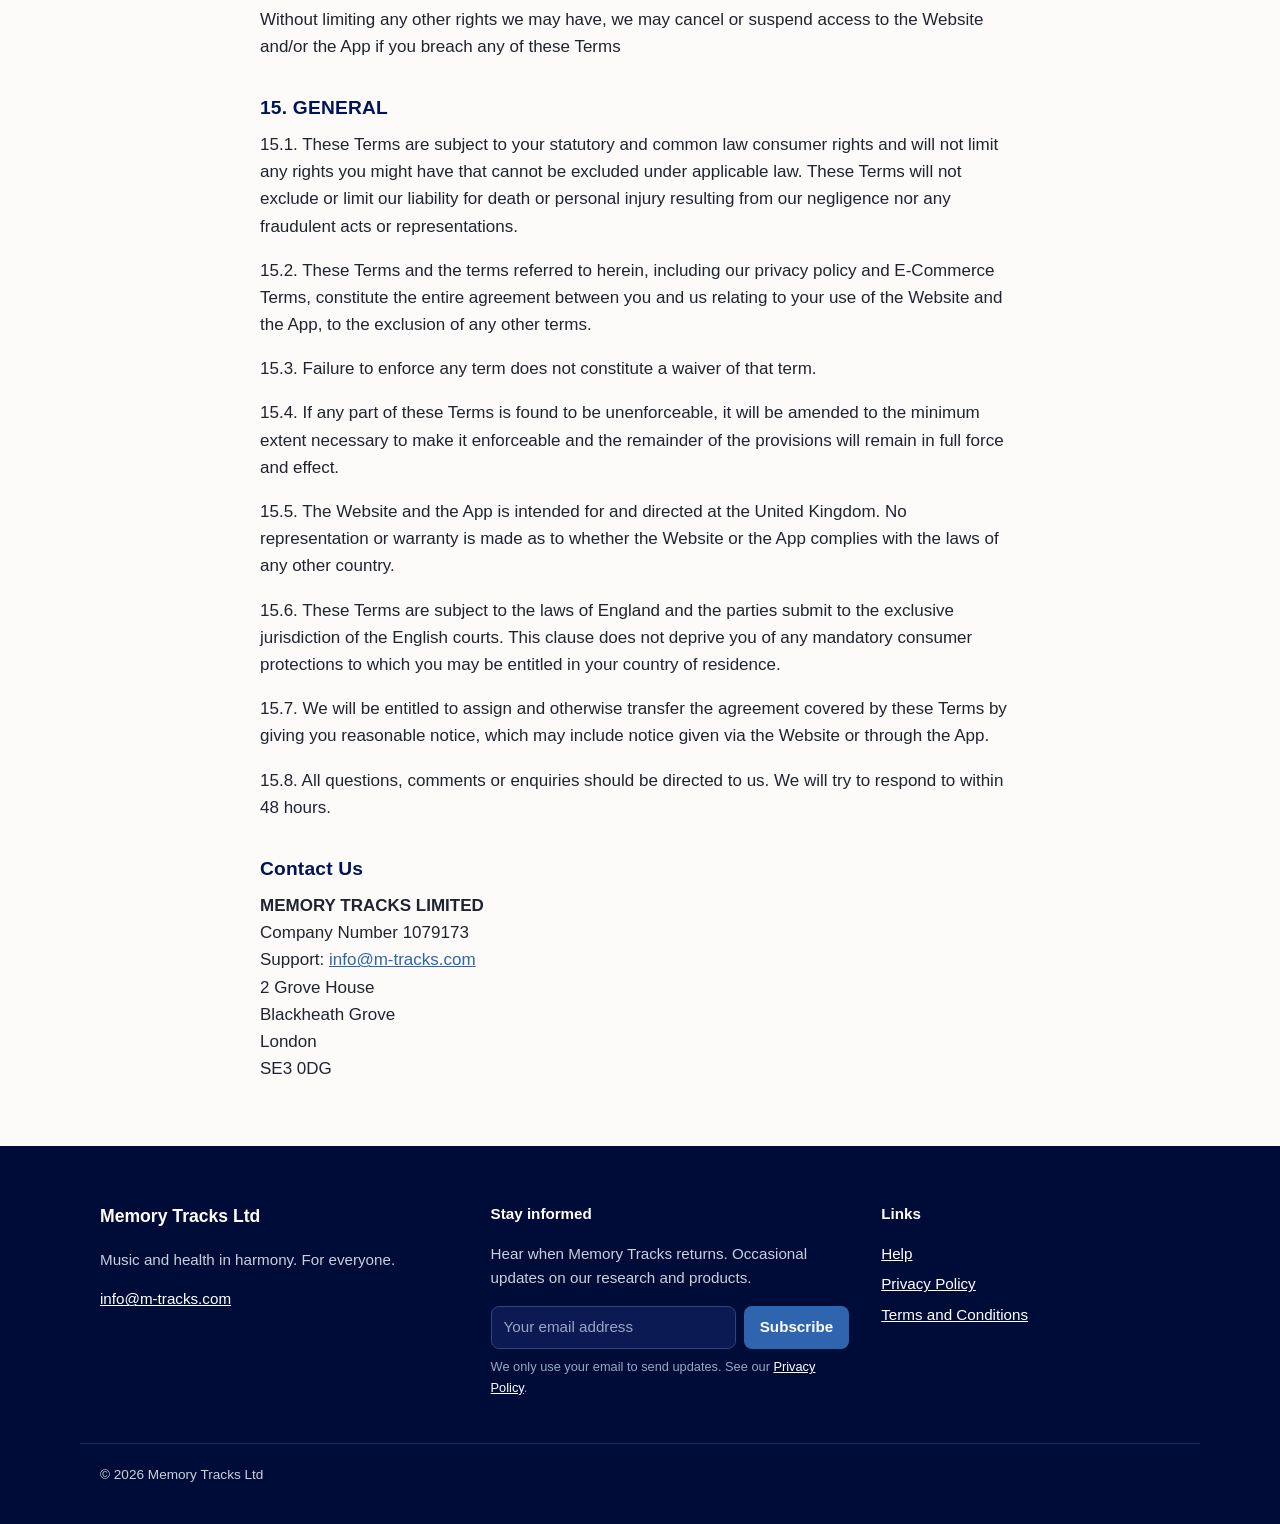
<file: app-terms-and-conditions.html>
<!DOCTYPE html>
<html lang="en-GB">
<head>
  <meta charset="utf-8">
  <meta name="viewport" content="width=device-width, initial-scale=1">
  <title>Terms and Conditions | Memory Tracks</title>
  <meta name="description" content="Terms and conditions of use for the m-tracks.com website and the LifeTracks, MedTracks and Memory Tracks apps.">
  <link rel="canonical" href="https://m-tracks.com/app-terms-and-conditions">

  <!-- Open Graph (for link previews on LinkedIn, Facebook, WhatsApp) -->
  <meta property="og:type" content="website">
  <meta property="og:title" content="Terms and Conditions | Memory Tracks">
  <meta property="og:description" content="Terms and conditions of use for the m-tracks.com website and the LifeTracks, MedTracks and Memory Tracks apps.">
  <meta property="og:url" content="https://m-tracks.com/app-terms-and-conditions">
  <meta property="og:image" content="https://m-tracks.com/images/memory-tracks-logo-512.png">

  <link rel="icon" type="image/png" href="/favicon.png">
  <link rel="apple-touch-icon" href="/apple-touch-icon.png">
  <link rel="stylesheet" href="/css/style.css?v=7">
  <script src="/js/main.js?v=7" defer></script>
</head>
<body>
  <a class="skip-link" href="#main">Skip to content</a>

  <header class="site-header">
    <div class="container header-inner">
      <a class="brand" href="/" aria-label="Memory Tracks home">
        <img class="brand-mark" src="/images/memory-tracks-logo.png" width="50" height="64" alt="">
        <span class="brand-name">Memory Tracks</span>
      </a>
      <button class="nav-toggle" aria-expanded="false" aria-controls="site-nav">
        <span class="nav-toggle-bar" aria-hidden="true"></span>
        <span class="visually-hidden">Menu</span>
      </button>
      <nav id="site-nav" class="site-nav" aria-label="Main">
        <ul>
          <li><a href="/">Home</a></li>
          <li><a href="/medtracks">MedTracks</a></li>
          <li><a href="/research">Research</a></li>
          <li><a href="/about">About</a></li>
          <li><a href="/contact" class="nav-cta">Contact</a></li>
        </ul>
      </nav>
    </div>
  </header>

  <main id="main">
    <section class="page-hero">
      <div class="container">
        <p class="eyebrow">Legal</p>
        <h1>Terms and Conditions of Use (Apps &amp; Website)</h1>
      </div>
    </section>

    <div class="container legal">
        <h2>INTRODUCTION</h2>
        <p>These terms of use (“Terms”) apply to the use of the M-Tracks website and the LifeTracks, MedTracks and Memory Tracks mobile applications. They essentially say that you must behave appropriately and responsibly whilst using both the M-Tracks website and above mobile applications. The Memory Tracks Ltd privacy policy sets out how we use data relating to you and it forms a part of these Terms. The privacy policy can be found on our website here [https://m-tracks.com/m-tracks-privacy-policy][and can also be access in the App in the “Settings” tab]. These Terms were last updated on 6th December 2024.</p>
        <h2>ABOUT THE WEBSITE, APP AND THESE TERMS OF USE</h2>
        <p>1.1. m-tracks.com (the “Website”) and our mobile application software entitled “LifeTracks”, "MedTracks" or "Memory Tracks" (the “App”) is a website and mobile applications owned and operated by Memory Tracks Ltd, a company incorporated in England &amp; Wales with company number 10791734 whose registered office is at 2, Grove House, Blackheath Grove, London, SE3 0DG (“we”, “us”, “our” or “Memory Tracks”).</p>
        <p>1.2. These Terms apply to all use of the Website and the App by you, whether as a browser or a subscriber, and form a legal agreement between you and us.</p>
        <p>1.3. By using the Website and downloading the App you are confirming that you understand and accept (and are able to understand and accept) these Terms, and that you agree to be bound by them. If you are under the age of 18 or don’t understand these Terms, please ask a parent or guardian to explain their meaning to you. You must not use the Website or download the App if you are under 16.</p>
        <p>1.4. You will be assumed to have obtained permission from the owners of the mobile telephone or handheld devices / tablets that are controlled, but not owned, by you ("Devices") to download a copy of the App onto the Devices. You and they may be charged by your and their service providers for internet access on the Devices. You accept responsibility in accordance with these Terms for the use of the App on or in relation to any Device, whether or not it is owned by you.</p>
        <p>1.5. We offer the App through application and/or games stores including, without limitation, the Google Play Store, and the Apple App Store (each a “Store”). That means you need a Store account to purchase, download and access the App. The ways in which you can purchase, download, access and/or use the App may also be controlled by other relevant Store's terms and conditions and policies as made available to you by other relevant Stores. To the extent that there is a conflict between these Terms and the relevant Store's terms from which you purchased (where applicable) or installed the App, the Store's terms shall prevail to the extent of the conflict.</p>
        <p>1.6. The ways in which you can subscribe to and use the App may also be controlled by the relevant Store’s terms and conditions and policies as made available to you by the Store. Again, to the extent that there is a conflict between these Terms and the relevant Store’s terms from which you purchased (where applicable) or installed the App, the Store’s terms shall prevail to the extent of the conflict. By purchasing and/or downloading the App from the Google Play store, you acknowledge that you have reviewed and accepted the Google Play Terms of Service (available online here:<a href="https://play.google.com/intl/en-GB_uk/about/play-terms.html" rel="noopener">https://play.google.com/intl/en-GB_uk/about/play-terms.html</a>) and Google Play Terms of Business (available here:<a href="https://play.google.com/intl/en-GB_uk/about/device-terms.html" rel="noopener">https://play.google.com/intl/en-GB_uk/about/device-terms.html</a>). By purchasing and/or downloading the App from the Apple Store, you acknowledge that you have reviewed and accepted the Apple Store Terms of Service (available online here:<a href="https://www.apple.com/legal/internet-services/itunes/dev/stdeula/" rel="noopener">https://www.apple.com/legal/internet-services/itunes/dev/stdeula/</a>)</p>
        <p>1.7. We do not sell the App to you. We remain the owners of the App at all times.</p>
        <p>1.8. We may make alterations to these Terms from time to time</p>
        <p>1.9. If you download the App through the Apple Store then the following terms are the terms which we are required by Apple Inc, (“Apple”) to notify you of and obtain your consent of in respect of using the App on the Apple iOS platform:</p>
        <p>Acknowledgement: You and we acknowledge that these Terms constitute an agreement which is concluded between you and us only, and not with Apple, nor any subsidiary or affiliate company of Apple. You also acknowledge that we are solely responsible for the App and the content within the App.</p>
        <p>Grant of Licence: Subject to, and in consideration of, your compliance with all conditions of these Terms we grant you a non-exclusive, personal, revocable, non-transferable license to use the App and content on the App for your lifetime on an iOS product which you own or control, and as permitted by the usage rules set forth in the App Store Terms (<a href="http://www.apple.com/uk/legal/terms/" rel="noopener">http://www.apple.com/uk/legal/terms/</a>), and in accordance with our Privacy Policy.</p>
        <p>Maintenance and Support: We are solely responsible for providing support and maintenance for the App. You and we acknowledge that Apple has no obligation whatsoever to furnish any maintenance and support services with respect to the App.</p>
        <p>Product Claims: You acknowledge that we, and not Apple, are responsible for addressing any claims you may have relating to the App or your possession and/or use of the App, including but not limited to: (i) product liability claims; (ii) any claim that the App fails to conform to any applicable legal or regulatory requirement, and (iii) claims arising under consumer protection or similar legislation.</p>
        <p>Intellectual Property Rights: You acknowledge that in the event of a third-party claim that the App, or your possession and use of the App infringes that third party’s intellectual property rights, then we shall be solely responsible for the investigation, defence, settlement and discharge of any such intellectual property right infringement claim, and not Apple.</p>
        <p>Legal Compliance: You represent and warrant that: (i) you are not located in a country that is subject to a US Government embargo, or that has been designated by the US Government as a “terrorist supporting” country, and (ii) you are not listed on any US Government list of prohibited or restricted parties.</p>
        <p>Third Party Beneficiary: You acknowledge and agree that Apple, and Apple’s subsidiaries, are third party beneficiaries of these Terms, and that when you accept the terms and conditions of these Terms, Apple will have the right (and will be deemed to have accepted the right) to enforce these Terms against you.</p>
        <p>1.10. We license use of the App to you on the basis of these Terms and subject to any rules or policies applied by any Appstore provider or operator, including without limitation Google Play and Apple iTunes (“App Store”), from which you downloaded the App (“App Store Terms”).</p>
        <h2>2. ELIGIBILITY AND APPROVAL</h2>
        <p>You may browse the Website and download the App without subscribing but in doing so you accept and agree that certain areas of the Website or the App will not be available to you unless you subscribe with us.</p>
        <p>To register and/or to subscribe to the Website or the App you will be asked to provide certain information about yourself; this is more particularly set out below.</p>
        <p>We, in our sole discretion, will have the right to refuse to allow you to register or subscribe to the Website. We will have the right to carry out those checks that we, in our sole discretion, deem appropriate to confirm your suitability for registration or subscription of the Website.</p>
        <p>When you subscribe with the Website or the App you will create an account ("My Account"). You may set up and subscribe to more than one account, but each account will be unique and personal to you. You may not share accounts with another user or subscriber. This account is unique to you, and we will only accept one account per registrant.</p>
        <h2>3. GENERAL REPRESENTATIONS AND WARRANTIES</h2>
        <p>3.1. You hereby represent and warrant: (i) you have the full power and authority to enter into and perform under these Terms and Conditions, (ii) your use of the Website and/or the App will not infringe the copyright, trademark, right of publicity or any other legal right of any third party, and (iii) you will comply with all applicable laws and regulations in using the Website and/or the App and in engaging in all other activities arising from, relating to or connected with these Terms and Conditions.</p>
        <h2>4. MINIMUM SPECIFICATIONS FOR USE OF THE WEBSITE</h2>
        <p>4.1. Your Device must be of sufficient technical specification to be able to access and operate the App and Music Content (as defined in Clause 12.1) in the format and/or operating systems that we specify. For Apple devices this is iOS 18 and iPad iOS 18 or later, and for Android devices this is Android 13.0 or higher.</p>
        <p>4.2. We do not accept any liability whatsoever, howsoever arising, for your inability to receive, access or otherwise use the Website and/or the App or any content and/or pages contained on or available through the Website and/or the App, or for any damage caused to your Device or computer resulting from its incompatibility with the technical specifications posted on the Website and/or the App.</p>
        <p>4.3. You accept that it is your responsibility to install appropriate anti-virus and security software on your Device or computer to protect against a computer security threat which may be transferred to your Device or computer hardware through the use of the Website and/or the App including but not limited to viruses, Trojan horses, time bombs or any other form of programming routine designed to damage or otherwise impair a computer's functionality or operation.</p>
        <h2>5. CONDUCT AND USE OF THE SITE</h2>
        <p>5.1. You may not use any automatic device, program, algorithm or methodology, or any similar or equivalent manual process, to access, acquire, copy or monitor any portion of the Website and/or the App or its content, or in any way reproduce or circumvent the navigational structure or presentation of the Website or its content, to obtain or attempt to obtain any materials, documents or information through any means not purposely made available through the Website and/or the App.</p>
        <p>5.2. You may not attempt to gain unauthorised access to any portion or feature of the Website, or any other systems or networks connected to the Website, or to any of the services offered on or through the Website and/or the App, by hacking, password "mining" or any other illegitimate means. You may not probe, scan or test the vulnerability of the Website and/or the App or any network connected to the Website and/or the App, nor breach the security or authentication measures on the Website and/or the App or any network connected to the Website and/or the App.</p>
        <p>5.3. You may not reverse look-up, trace or seek to trace any information on any other user of or visitor to the Website and/or the App, or any other customer of ours, including any account not owned by you, to its source, or exploit the Website and/or the App or any service or information made available or offered by or through the Website and/or the App, in any way where the purpose is to reveal any information, including but not limited to personal identification or information, other than your own information, as provided for by the Website and/or the App.</p>
        <p>5.4. You agree not to use any device, software or routine to interfere or attempt to interfere with the proper working of the Website and/or the App or any transaction being conducted on the Website, or with any other person's use of the Website and/or the App.</p>
        <h2>6. REGISTRATION FOR SUBSCRIPTION</h2>
        <p>6.1. If you wish to subscribe with the App, you must do so via the Google Play Store, or with the Apple Store, and in accordance with their terms and conditions (please see Clauses 1.5, 1.6, 1.7, 1.8 and 1.9 above). In doing so, you agree to: (i) abide by the Google Play Store or Apple Store terms and conditions in all respects and further provide true, accurate, current and complete information about yourself (as may be required by Google Play Store or Apple Store); as prompted by the Website's registration process and (ii) maintain and promptly update that information to keep it true, accurate, current and complete.</p>
        <p>6.2. We shall maintain and control ownership of all IP numbers and addresses that may be assigned to you by us and we reserve, in our sole discretion, the right to change or remove any and all such IP numbers and addresses</p>
        <h2>7. SUBSCRIPTION PAYMENTS, CANCELLATIONS, AND COOLING OFF</h2>
        <p>7.1. You may purchase a subscription via Google Play Store or the Apple store, and in accordance with their terms and conditions.</p>
        <p>7.2. We may change the price for subscriptions, including recurring subscription fees, from time to time and will inform you of these changes in advance and, if applicable, how to accept those changes. Any changes will take effect at the start of the next subscription period following the date of the price change. Subject to applicable law, you accept the new price by continuing to use the Website and/or the App after the change takes effect. If you do not agree with a price change, you can decide not to accept the change by unsubscribing from or cancelling your subscription before the price change takes effect.</p>
        <p>7.3. If you register for a subscription, you may change your mind for any or no reason and cancel your subscription and receive a full refund of all monies paid within 14 days starting from the day you sign-up for the relevant service (the “Cooling-off Period”). In registering for a subscription, you authorise us to charge you the subscription automatically each month until you cancel. You agree that the Cooling-off Period is available for 14 days after your purchase but will no longer apply if you use Memory Tracks once during that period in accordance with the following:</p>
        <p>Third Party Terms of Agreement: We may use third party software and services provided by (amongst others) Facebook, Youtube and Twitter with the App. Use of the App is therefore subject to your acceptance and compliance of these third-party terms and you agree to comply with the applicable third party terms and conditions when using the App.</p>
        <p>7.4. Your subscription will automatically renew at the end of the applicable subscription period, unless you cancel your subscription before the end of the then-current subscription period.</p>
        <p>Cancellation will take effect the day after the last day of the current subscription period, and you will then only be entitled to use the Website or the App as a browser.</p>
        <p>7.5. If you cancel your payment or after the Cooling-off Period is over, or before the end of the current subscription period, we will not refund any subscription fees already paid to us. If you wish to receive a full refund of all monies paid to us before the Cooling-off Period is over, you must contact us. When we process any refund, we will refund amounts using the method you used for payment. Once you cancel your Subscription you will no longer be able to access, stream or listen to your Music Content (as defined below)</p>
        <h2>8. TERMS REQUIRED BY APPLE</h2>
        <p>The following terms are the terms which we are required by Apple to notify you of and obtain your consent of in respect of using the App on the iOS platform:</p>
        <p>8.1. Acknowledgement: You and we acknowledge that these Terms constitute an agreement which is concluded between you and us only, and not with Apple Inc, nor any subsidiary or affiliate company of Apple Inc, (“Apple”). You also acknowledge that we are solely responsible for the App and the content within the App.</p>
        <p>8.2. Grant of Licence: Subject to, and in consideration of, your compliance with all conditions of these Terms we grant you a non-exclusive, personal, revocable, non-transferable license to use the App and content on the App for your lifetime on an iOS product which you own or control, and as permitted by the usage rules set forth in the App Store Terms (<a href="http://www.apple.com/uk/legal/terms/" rel="noopener">http://www.apple.com/uk/legal/terms/</a>), and in accordance with our Privacy Policy.</p>
        <p>8.3. Maintenance and Support: We are solely responsible for providing support and maintenance for the App. You and we acknowledge that Apple has no obligation whatsoever to furnish any maintenance and support services with respect to the App.</p>
        <p>8.4. Product Claims: You acknowledge that we, and not Apple, are responsible for addressing any claims you may have relating to the App or your possession and/or use of the App, including but not limited to: (i) product liability claims; (ii) any claim that the App fails to conform to any applicable legal or regulatory requirement, and (iii) claims arising under consumer protection or similar legislation.</p>
        <p>8.5. Intellectual Property Rights: You acknowledge that in the event of a third-party claim that the App, or your possession and use of the App infringes that third party’s intellectual property rights, then we shall be solely responsible for the investigation, defence, settlement and discharge of any such intellectual property right infringement claim, and not Apple.</p>
        <p>8.6. Legal Compliance: You represent and warrant that: (i) you are not located in a country that is subject to a US Government embargo, or that has been designated by the US Government as a “terrorist supporting” country, and (ii) you are not listed on any US Government list of prohibited or restricted parties.</p>
        <p>8.7. Third Party Beneficiary: You acknowledge and agree that Apple, and Apple’s subsidiaries, are third party beneficiaries of these Terms, and that when you accept the terms and conditions of these Terms, Apple will have the right (and will be deemed to have accepted the right) to enforce these Terms against you.</p>
        <p>8.8. Third Party Terms of Agreement: We may use third party software and services provided by (amongst others) Facebook, YouTube and Twitter with the App. Use of the App is therefore subject to your acceptance and compliance of these third-party terms and you agree to comply with the applicable third party terms and conditions when using the App.</p>
        <h2>9. RIGHTS OF USE AND INTELLECTUAL PROPERTY RIGHTS</h2>
        <p>9.1. In consideration of you agreeing to abide by these Terms, we grant you a non-transferable, non-exclusive licence to use the App on the Devices subject to these terms, our Privacy Policy and the App Store Terms, which are hereby incorporated into these Terms by this reference. We reserve all other rights.</p>
        <p>9.2. Other than in respect of your User Content and/or any Music Content (as defined in Clause 10.1), unless otherwise specified, all copyright, design rights, database rights, patent rights, trademark and trade dress rights and other intellectual property rights in the Website and the App belong to and vest in us, or are licensed to us.</p>
        <p>9.3. The “LifeTracks” "MedTracks" and "Memory Tracks" wording and logo(s) are trademarks belonging to us. We give no permission for the use of this trademark and such use may constitute an infringement of our rights.</p>
        <p>9.4. All third-party trade names and trademarks are the property of their respective owners, and we make no warranty or representation in relation to them</p>
        <h2>10. RESTRICTIONS AND OBLIGATIONS</h2>
        <p>10.1. You agree to comply with these Terms and all rules applicable to the use of the Website and the App.</p>
        <p>10.2. You will not:</p>
        <ul>
          <li>hack, modify, reverse engineer or create derivative works of the Website or the App or any part of them;</li>
          <li>gain unauthorised access to any part of the Website or the App;</li>
          <li>remove, modify or obscure any copyright, trademark or other proprietary notices on the Website or contained in the App;</li>
          <li>create software which replicates or mimics the data or functionality in the Website or App;</li>
          <li>use your access to the Website or App for the sending of direct marketing;</li>
          <li>make any part of the Website or App available to a third party who does not agree to these Terms;</li>
          <li>copy or exploit any part of the Website or App or the content they contain (except where we expressly permit you to do so);</li>
          <li>use the Website or App or any part of them unfairly or for any illegal or immoral purpose; or</li>
          <li>attempt to do any of the acts listed above</li>
        </ul>
        <h2>11. USER CONTENT COMMUNICATIONS</h2>
        <p>11.1. The Website and the App enables you to post or upload your own content (“User Content”), and us to provide music (being both sound recordings and the musical and lyrical compositions embodied on such recordings) (“Music Content”), without review or moderation. The Website and App are each therefore merely a conduit of User Content and Music Content.</p>
        <p>11.2. We understand and acknowledge that your User Content may be sensitive and confidential and we shall not disclose or make available your User Content to any person other than you or your Carer (unless we are required to do by law or by order of a court).</p>
        <p>11.3. The views expressed in any User Content are the views of the individual authors and not those of us unless specified otherwise by us.</p>
        <p>11.4. We disclaim all liability in respect of any comments, views or remarks expressed in any User Content and/or Music Content.</p>
        <p>11.5 Upon your cancellation of your subscription and/or our termination of your access to the Website or the App, we will retain your User Content for a period of 1-month. You can ask us to provide access to your User Content during that 1-month period by contacting us at <a href="mailto:info@m-tracks.com">info@m-tracks.com</a> . After that 1-month period we will delete all your User Content and, to the fullest extent permitted by law, we disclaim all liability (howsoever arising) arising from our deletion of your User Content after such 1-month period.</p>
        <p>11.6 By using the Website or the App you acknowledge that we have no responsibility to review the content of any User Content and/or Music Content which is made available on the basis that we are not required to exercise any such control or judgement over User Content.</p>
        <p>11.7. If you submit User Content through the Website or the App then you:</p>
        <ul>
          <li>grant us a non-exclusive licence to copy, store and reproduce your User Content solely to allow us reproduce and make your User Content available to you or your Carer;</li>
          <li>will not post or upload any User Content which:
            <ul>
              <li>is unlawful;</li>
              <li>infringes the rights of any third party;</li>
              <li>is technically harmful such as computer viruses, worms, logic bombs or other malicious software or harmful data;</li>
              <li>is abusive, seditious, sexist, pornographic, homophobic, defamatory, libellous, discriminatory, obscene or racist;</li>
              <li>harasses any person;</li>
              <li>may be deemed a marketing or commercial communication or promotes the products or services of any person;</li>
              <li>contains any restricted material, including but not limited to passwords, medical information or confidential information of any person; or</li>
              <li>solicits, promotes, invites, encourages, advocates, incites or provokes any or all of the foregoing.</li>
            </ul></li>
        </ul>
        <h2>12. MUSIC CONTENT – TERMS AND CONDITIONS</h2>
        <p>12.1. Once you have subscribed to the App and paid the subscription fee to us we shall provide you with access to a catalogue of Music Content from which you can select such music as you would like to play in connection with those tasks that you have chosen (your “Activities”).</p>
        <p>12.2. You can only play or use your selected Music Content when you access the App. You are not allowed to download, copy or otherwise transfer your Music Content to your Device’s hard drive or to any other device, computer, media or storage facility. You may only use Music Content in connection with your Activities. You may not use, copy or broadcast your Music Content for any other purposes.</p>
        <p>12.3. We do not guarantee that your selected Music Content will always be available. For reasons beyond our control it may not be possible to ensure the availability of individual Music Content. Where we are unable to provide, or continue to provide, access to your Music Content we will use our reasonable endeavours to notify you in advance of this.</p>
        <p>12.4. Your access to your Music Content will stop upon your cancellation of your subscription or our termination of these Terms and Conditions</p>
        <h2>13. LIABILITY</h2>
        <p>13.1. We provide and maintain the Website and the App on an “as is” basis and are liable only to provide our services with reasonable skill and care.</p>
        <p>13.2. External Sites have not been verified or reviewed by us and all use and access of External Sites is made at your own risk. “External Sites” means third party websites and online services to which the Website or the App link.</p>
        <p>13.3. We give no other warranty in connection with the Website or the App and to the maximum extent permitted by law, we exclude liability for:</p>
        <ul>
          <li>any loss or damage of any kind howsoever arising, including any direct, indirect, special, punitive or consequential loss whether or not that loss arises out of something of which we have been made aware;</li>
          <li>the accuracy, currency or validity of information and material contained within any User Content, the Website, or the App;</li>
          <li>any interruptions to or delays in updating the Website or the App;</li>
          <li>any incorrect or inaccurate information on the Website or the App;</li>
          <li>the infringement by any other person of any copyright or other intellectual property rights of any third party through any User Content or use of the Website or the App;</li>
          <li>the availability, quality, content or nature of External Sites;</li>
          <li>any transaction taking place on External Sites;</li>
          <li>any transaction with a third-party retailer taking place on the Website or via the App;</li>
          <li>any amount or kind of loss or damage due to viruses or other malicious software that may infect a user's computer equipment, Device, software, data or other property caused by any other person accessing, using or downloading the Website, the App or any part of them, or any User Content; and</li>
          <li>all representations, warranties, conditions and other terms and conditions which but for this notice would have effect.</li>
        </ul>
        <p>13.4. We do not warrant that the operation of the Website or the App will be uninterrupted or error free.</p>
        <p>13.5. We will not be liable in any amount for failure to perform any obligation under these Terms if that failure is caused by the occurrence of an event beyond our reasonable control.</p>
        <p>13.6. Except as provided above there are no other warranties, conditions or other terms and conditions, express or implied, statutory or otherwise, and all of those terms and conditions are hereby excluded to the maximum extent permitted by law.</p>
        <p>13.7. You agree not to use the Website or App in any way which is:</p>
        <ul>
          <li>unlawful;</li>
          <li>may give rise to civil or criminal liability for us; or</li>
          <li>which might call us into disrepute.</li>
        </ul>
        <h2>14. TERMINATION</h2>
        <p>Without limiting any other rights we may have, we may cancel or suspend access to the Website and/or the App if you breach any of these Terms</p>
        <h2>15. GENERAL</h2>
        <p>15.1. These Terms are subject to your statutory and common law consumer rights and will not limit any rights you might have that cannot be excluded under applicable law. These Terms will not exclude or limit our liability for death or personal injury resulting from our negligence nor any fraudulent acts or representations.</p>
        <p>15.2. These Terms and the terms referred to herein, including our privacy policy and E-Commerce Terms, constitute the entire agreement between you and us relating to your use of the Website and the App, to the exclusion of any other terms.</p>
        <p>15.3. Failure to enforce any term does not constitute a waiver of that term.</p>
        <p>15.4. If any part of these Terms is found to be unenforceable, it will be amended to the minimum extent necessary to make it enforceable and the remainder of the provisions will remain in full force and effect.</p>
        <p>15.5. The Website and the App is intended for and directed at the United Kingdom. No representation or warranty is made as to whether the Website or the App complies with the laws of any other country.</p>
        <p>15.6. These Terms are subject to the laws of England and the parties submit to the exclusive jurisdiction of the English courts. This clause does not deprive you of any mandatory consumer protections to which you may be entitled in your country of residence.</p>
        <p>15.7. We will be entitled to assign and otherwise transfer the agreement covered by these Terms by giving you reasonable notice, which may include notice given via the Website or through the App.</p>
        <p>15.8. All questions, comments or enquiries should be directed to us. We will try to respond to within 48 hours.</p>
        <h2>Contact Us</h2>
        <p class="legal-address"><strong>MEMORY TRACKS LIMITED</strong></p>
        <p class="legal-address">Company Number 1079173</p>
        <p class="legal-address">Support: <a href="mailto:info@m-tracks.com">info@m-tracks.com</a></p>
        <p class="legal-address">2 Grove House</p>
        <p class="legal-address">Blackheath Grove</p>
        <p class="legal-address">London</p>
        <p class="legal-address">SE3 0DG</p>
    </div>
  </main>

  <footer class="site-footer">
    <div class="container footer-inner">
      <div>
        <p class="footer-brand">Memory Tracks Ltd</p>
        <p>Music and health in harmony. For everyone.</p>
        <p><a href="mailto:info@m-tracks.com">info@m-tracks.com</a></p>
      </div>
      <div>
        <p class="footer-heading" id="updates-heading">Stay informed</p>
        <p>Hear when Memory Tracks returns. Occasional updates on our research and products.</p>
        <form class="signup" action="/contact.php" method="post" aria-labelledby="updates-heading">
          <input type="hidden" name="form_type" value="newsletter">
          <div class="hp" aria-hidden="true">
            <label>Leave this empty <input type="text" name="website" tabindex="-1" autocomplete="off"></label>
          </div>
          <label class="visually-hidden" for="signup-email">Email address</label>
          <input id="signup-email" type="email" name="email" required placeholder="Your email address" autocomplete="email">
          <button type="submit">Subscribe</button>
        </form>
        <p class="signup-note">We only use your email to send updates. See our <a href="/app-privacy-policy">Privacy Policy</a>.</p>
      </div>
      <nav aria-label="Footer">
        <p class="footer-heading">Links</p>
        <ul>
          <li><a href="/help">Help</a></li>
          <li><a href="/app-privacy-policy">Privacy Policy</a></li>
          <li><a href="/app-terms-and-conditions">Terms and Conditions</a></li>
          <!-- TODO: add social links (LinkedIn, Facebook, Instagram, YouTube, Bluesky, Threads) -->
        </ul>
      </nav>
    </div>
    <div class="container footer-base">
      <p>&copy; <span id="year">2026</span> Memory Tracks Ltd</p>
    </div>
  </footer>
</body>
</html>
</file>
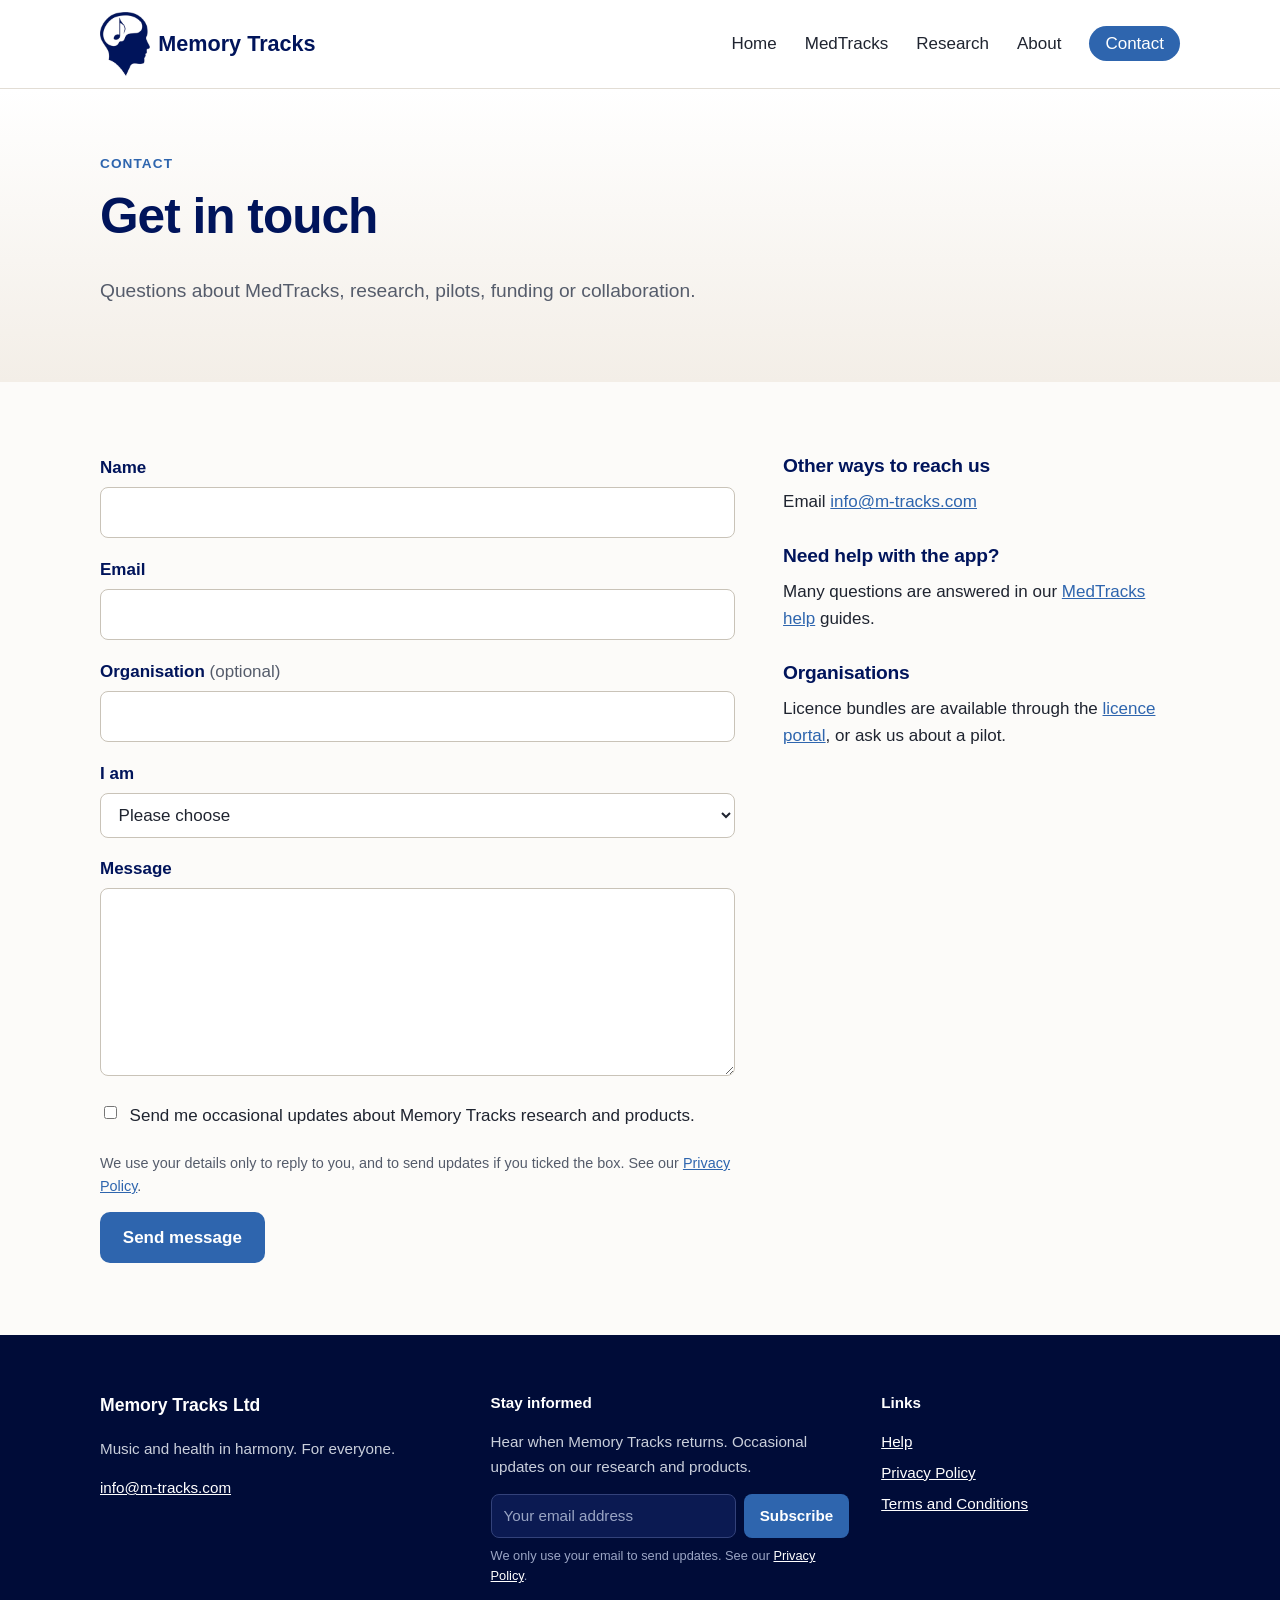
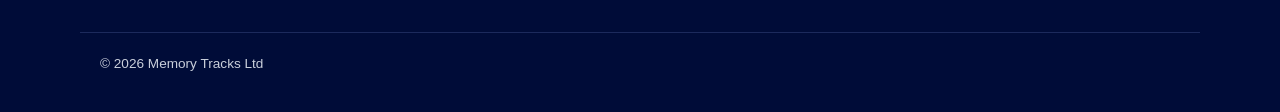
<file: contact.html>
<!DOCTYPE html>
<html lang="en-GB">
<head>
  <meta charset="utf-8">
  <meta name="viewport" content="width=device-width, initial-scale=1">
  <title>Contact | Memory Tracks</title>
  <meta name="description" content="Contact Memory Tracks about MedTracks, research partnerships, pilots, funding or collaboration.">
  <link rel="canonical" href="https://m-tracks.com/contact">

  <!-- Open Graph (for link previews on LinkedIn, Facebook, WhatsApp) -->
  <meta property="og:type" content="website">
  <meta property="og:title" content="Contact | Memory Tracks">
  <meta property="og:description" content="Contact Memory Tracks about MedTracks, research partnerships, pilots, funding or collaboration.">
  <meta property="og:url" content="https://m-tracks.com/contact">
  <meta property="og:image" content="https://m-tracks.com/images/memory-tracks-logo-512.png">

  <link rel="icon" type="image/png" href="/favicon.png">
  <link rel="apple-touch-icon" href="/apple-touch-icon.png">
  <link rel="stylesheet" href="/css/style.css?v=10">
  <script src="/js/main.js?v=10" defer></script>
</head>
<body>
  <a class="skip-link" href="#main">Skip to content</a>

  <header class="site-header">
    <div class="container header-inner">
      <a class="brand" href="/" aria-label="Memory Tracks home">
        <img class="brand-mark" src="/images/memory-tracks-logo.png" width="50" height="64" alt="">
        <span class="brand-name">Memory Tracks</span>
      </a>
      <button class="nav-toggle" aria-expanded="false" aria-controls="site-nav">
        <span class="nav-toggle-bar" aria-hidden="true"></span>
        <span class="visually-hidden">Menu</span>
      </button>
      <nav id="site-nav" class="site-nav" aria-label="Main">
        <ul>
          <li><a href="/">Home</a></li>
          <li><a href="/medtracks">MedTracks</a></li>
          <li><a href="/research">Research</a></li>
          <li><a href="/about">About</a></li>
          <li><a href="/contact" class="nav-cta" aria-current="page">Contact</a></li>
        </ul>
      </nav>
    </div>
  </header>

  <main id="main">
    <section class="page-hero">
      <div class="container">
        <p class="eyebrow">Contact</p>
        <h1>Get in touch</h1>
        <p class="lead">Questions about MedTracks, research, pilots, funding or collaboration.</p>
      </div>
    </section>

    <section class="section">
      <div class="container contact-grid">
        <form class="contact-form" action="/contact.php" method="post">
          <p class="form-alert" id="form-error" role="alert" hidden>Sorry, your message could not be sent. Please check the form and try again, or email <a href="mailto:info@m-tracks.com">info@m-tracks.com</a>.</p>
          <input type="hidden" name="form_type" value="contact">
          <div class="hp" aria-hidden="true">
            <label>Leave this empty <input type="text" name="website" tabindex="-1" autocomplete="off"></label>
          </div>

          <div class="field">
            <label for="name">Name</label>
            <input id="name" name="name" type="text" required autocomplete="name">
          </div>
          <div class="field">
            <label for="email">Email</label>
            <input id="email" name="email" type="email" required autocomplete="email">
          </div>
          <div class="field">
            <label for="organisation">Organisation <span class="optional">(optional)</span></label>
            <input id="organisation" name="organisation" type="text" autocomplete="organization">
          </div>
          <div class="field">
            <label for="topic">I am</label>
            <select id="topic" name="topic" required>
              <option value="">Please choose</option>
              <option value="support">A MedTracks user needing help</option>
              <option value="organisation">A care or health organisation</option>
              <option value="funder">A funder or grant body</option>
              <option value="research">A researcher</option>
              <option value="collaboration">A company interested in collaboration</option>
              <option value="memory-tracks">Interested in Memory Tracks</option>
              <option value="other">Something else</option>
            </select>
          </div>
          <div class="field">
            <label for="message">Message</label>
            <textarea id="message" name="message" rows="6" required></textarea>
          </div>
          <div class="field field-check">
            <input id="updates" name="updates" type="checkbox" value="yes">
            <label for="updates">Send me occasional updates about Memory Tracks research and products.</label>
          </div>
          <p class="form-note">We use your details only to reply to you, and to send updates if you ticked the box. See our <a href="/app-privacy-policy">Privacy Policy</a>.</p>
          <button class="btn btn-primary" type="submit">Send message</button>
        </form>

        <aside class="contact-aside">
          <h2 class="h3">Other ways to reach us</h2>
          <p>Email <a href="mailto:info@m-tracks.com">info@m-tracks.com</a></p>
          <h2 class="h3">Need help with the app?</h2>
          <p>Many questions are answered in our <a href="/help">MedTracks help</a> guides.</p>
          <h2 class="h3">Organisations</h2>
          <p>Licence bundles are available through the <a href="https://portal.medtracks.co.uk" rel="noopener">licence portal</a>, or ask us about a pilot.</p>
        </aside>
      </div>
    </section>
  </main>

  <footer class="site-footer">
    <div class="container footer-inner">
      <div>
        <p class="footer-brand">Memory Tracks Ltd</p>
        <p>Music and health in harmony. For everyone.</p>
        <p><a href="mailto:info@m-tracks.com">info@m-tracks.com</a></p>
      </div>
      <div>
        <p class="footer-heading" id="updates-heading">Stay informed</p>
        <p>Hear when Memory Tracks returns. Occasional updates on our research and products.</p>
        <form class="signup" action="/contact.php" method="post" aria-labelledby="updates-heading">
          <input type="hidden" name="form_type" value="newsletter">
          <div class="hp" aria-hidden="true">
            <label>Leave this empty <input type="text" name="website" tabindex="-1" autocomplete="off"></label>
          </div>
          <label class="visually-hidden" for="signup-email">Email address</label>
          <input id="signup-email" type="email" name="email" required placeholder="Your email address" autocomplete="email">
          <button type="submit">Subscribe</button>
        </form>
        <p class="signup-note">We only use your email to send updates. See our <a href="/app-privacy-policy">Privacy Policy</a>.</p>
      </div>
      <nav aria-label="Footer">
        <p class="footer-heading">Links</p>
        <ul>
          <li><a href="/help">Help</a></li>
          <li><a href="/app-privacy-policy">Privacy Policy</a></li>
          <li><a href="/app-terms-and-conditions">Terms and Conditions</a></li>
          <!-- TODO: add social links (LinkedIn, Facebook, Instagram, YouTube, Bluesky, Threads) -->
        </ul>
      </nav>
    </div>
    <div class="container footer-base">
      <p>&copy; <span id="year">2026</span> Memory Tracks Ltd</p>
    </div>
  </footer>
</body>
</html>
</file>
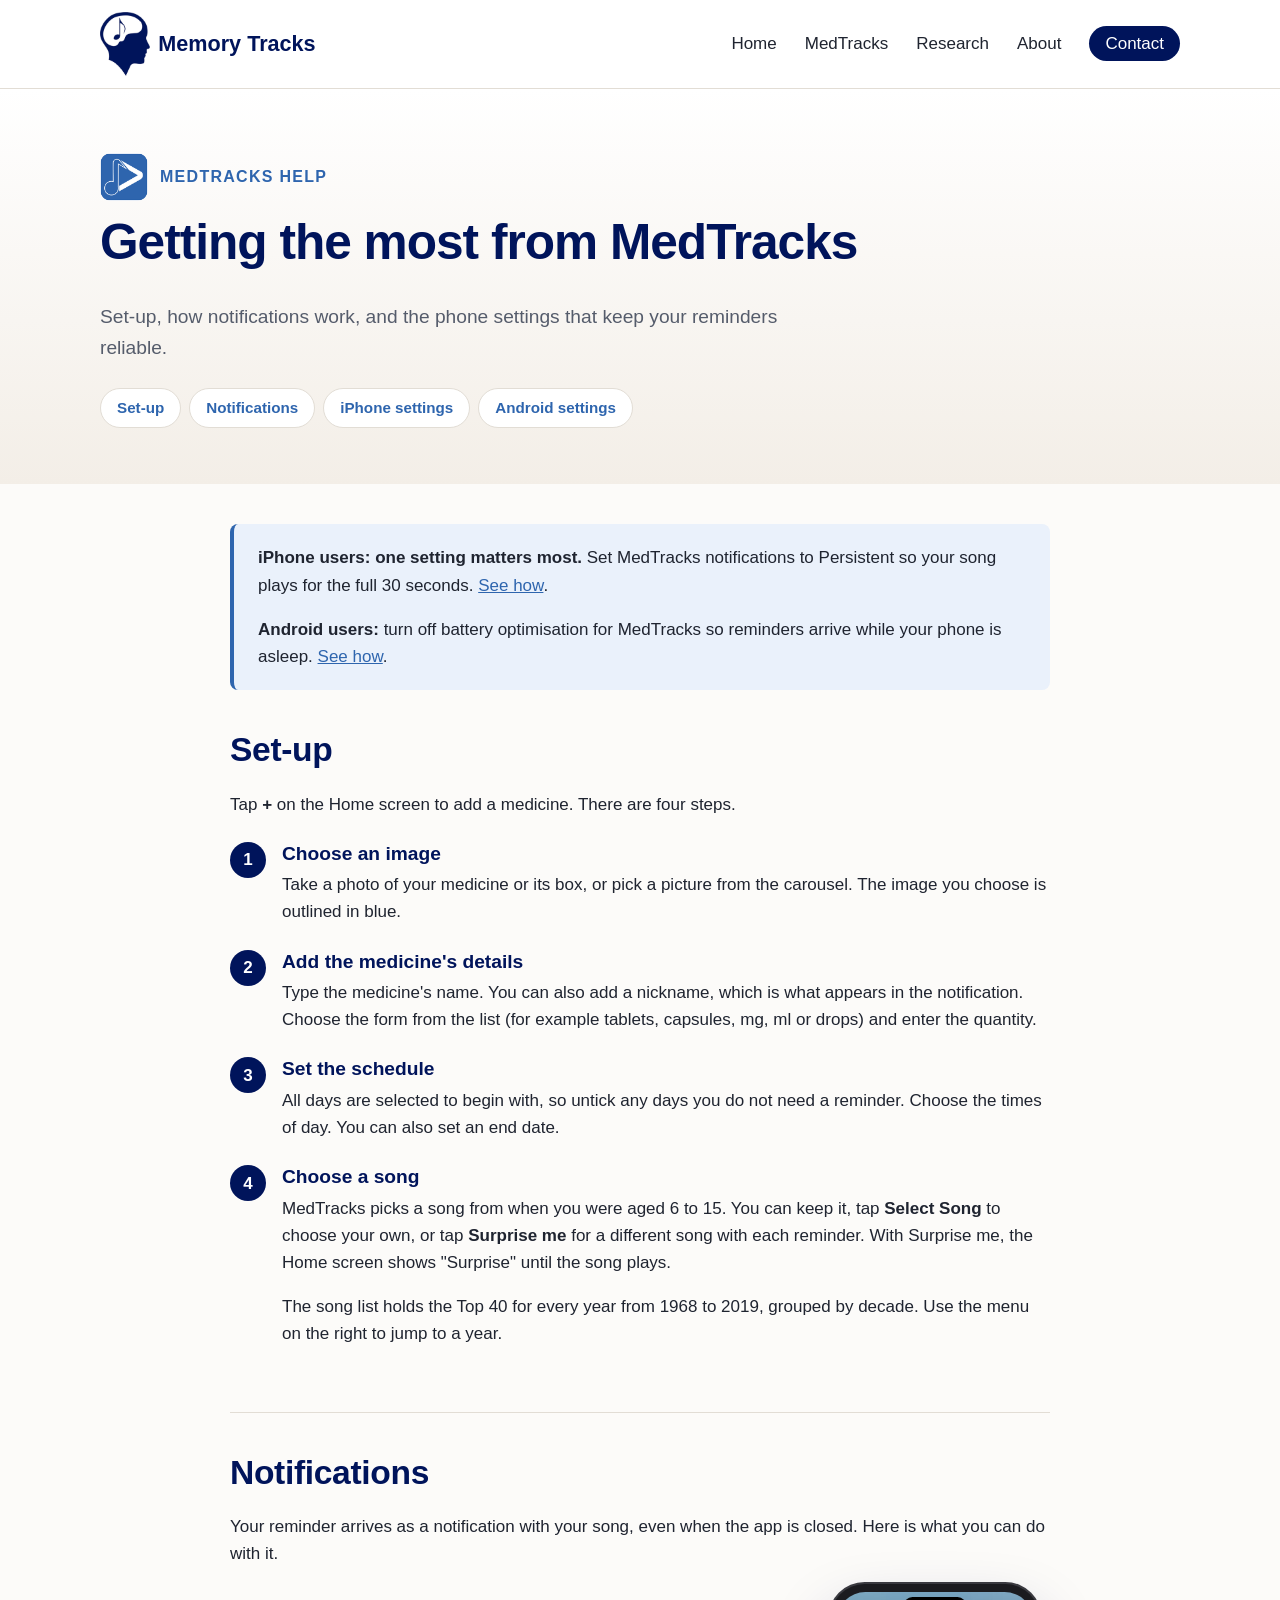
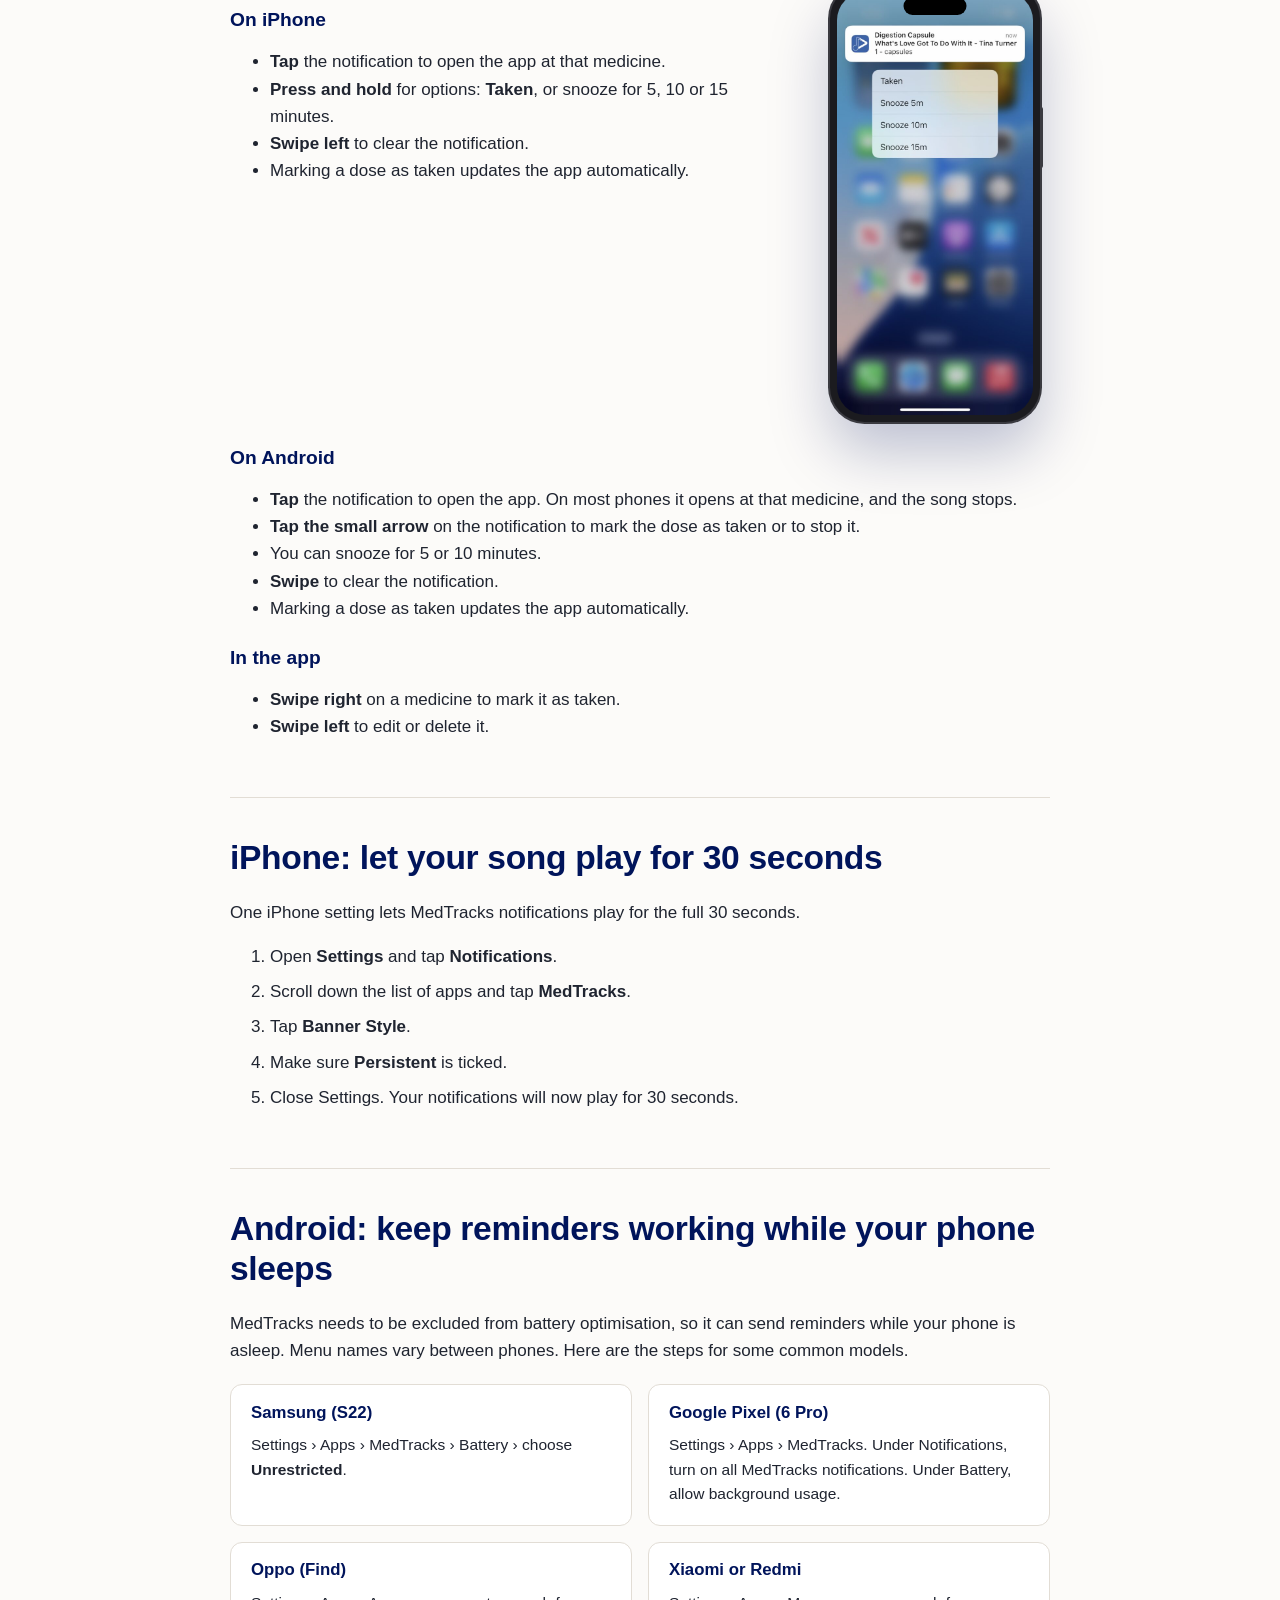
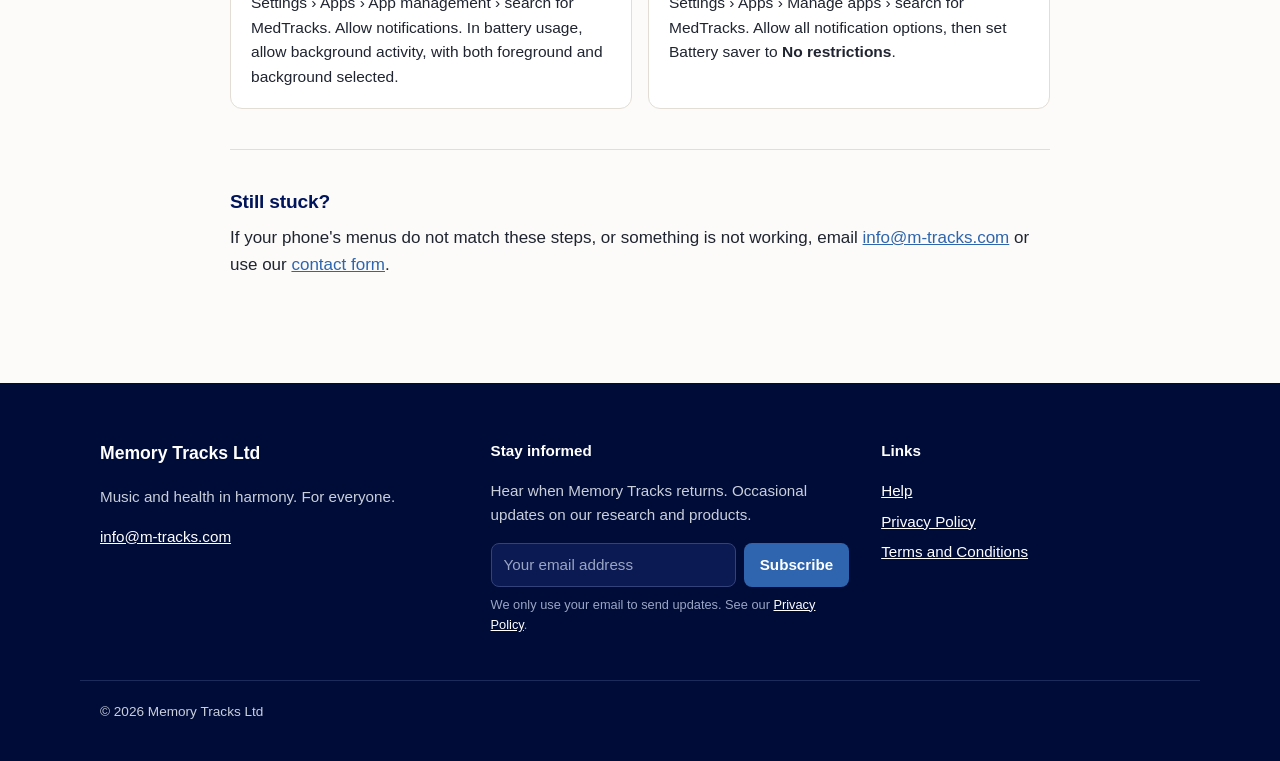
<file: help.html>
<!DOCTYPE html>
<html lang="en-GB">
<head>
  <meta charset="utf-8">
  <meta name="viewport" content="width=device-width, initial-scale=1">
  <title>Help | MedTracks</title>
  <meta name="description" content="Set-up, notifications and troubleshooting for the MedTracks app on iPhone and Android.">
  <link rel="canonical" href="https://m-tracks.com/help">

  <!-- Open Graph (for link previews on LinkedIn, Facebook, WhatsApp) -->
  <meta property="og:type" content="website">
  <meta property="og:title" content="Help | MedTracks">
  <meta property="og:description" content="Set-up, notifications and troubleshooting for the MedTracks app on iPhone and Android.">
  <meta property="og:url" content="https://m-tracks.com/help">
  <meta property="og:image" content="https://m-tracks.com/images/memory-tracks-logo-512.png">

  <link rel="icon" type="image/png" href="/favicon.png">
  <link rel="apple-touch-icon" href="/apple-touch-icon.png">
  <link rel="stylesheet" href="/css/style.css?v=10">
  <script src="/js/main.js?v=10" defer></script>
</head>
<body>
  <a class="skip-link" href="#main">Skip to content</a>

  <header class="site-header">
    <div class="container header-inner">
      <a class="brand" href="/" aria-label="Memory Tracks home">
        <img class="brand-mark" src="/images/memory-tracks-logo.png" width="50" height="64" alt="">
        <span class="brand-name">Memory Tracks</span>
      </a>
      <button class="nav-toggle" aria-expanded="false" aria-controls="site-nav">
        <span class="nav-toggle-bar" aria-hidden="true"></span>
        <span class="visually-hidden">Menu</span>
      </button>
      <nav id="site-nav" class="site-nav" aria-label="Main">
        <ul>
          <li><a href="/">Home</a></li>
          <li><a href="/medtracks">MedTracks</a></li>
          <li><a href="/research">Research</a></li>
          <li><a href="/about">About</a></li>
          <li><a href="/contact" class="nav-cta">Contact</a></li>
        </ul>
      </nav>
    </div>
  </header>

  <main id="main">
    <!-- HERO -->
    <section class="page-hero">
      <div class="container">
        <p class="eyebrow eyebrow-product"><img src="/images/medtracks-icon.png" width="48" height="48" alt=""> MedTracks help</p>
        <h1>Getting the most from MedTracks</h1>
        <p class="lead">Set-up, how notifications work, and the phone settings that keep your reminders reliable.</p>
        <nav class="jump" aria-label="On this page">
          <a href="#set-up">Set-up</a>
          <a href="#notifications">Notifications</a>
          <a href="#iphone">iPhone settings</a>
          <a href="#android">Android settings</a>
        </nav>
      </div>
    </section>

    <div class="container help">

      <!-- IMPORTANT -->
      <aside class="callout" aria-label="Important">
        <p><strong>iPhone users: one setting matters most.</strong> Set MedTracks notifications to Persistent so your song plays for the full 30 seconds. <a href="#iphone">See how</a>.</p>
        <p><strong>Android users:</strong> turn off battery optimisation for MedTracks so reminders arrive while your phone is asleep. <a href="#android">See how</a>.</p>
      </aside>

      <!-- SET-UP -->
      <section class="help-section" id="set-up" aria-labelledby="setup-heading">
        <h2 id="setup-heading">Set-up</h2>
        <p>Tap <strong>+</strong> on the Home screen to add a medicine. There are four steps.</p>
        <ol class="help-steps">
          <li>
            <h3>Choose an image</h3>
            <p>Take a photo of your medicine or its box, or pick a picture from the carousel. The image you choose is outlined in blue.</p>
          </li>
          <li>
            <h3>Add the medicine's details</h3>
            <p>Type the medicine's name. You can also add a nickname, which is what appears in the notification. Choose the form from the list (for example tablets, capsules, mg, ml or drops) and enter the quantity.</p>
          </li>
          <li>
            <h3>Set the schedule</h3>
            <p>All days are selected to begin with, so untick any days you do not need a reminder. Choose the times of day. You can also set an end date.</p>
          </li>
          <li>
            <h3>Choose a song</h3>
            <p>MedTracks picks a song from when you were aged 6 to 15. You can keep it, tap <strong>Select Song</strong> to choose your own, or tap <strong>Surprise me</strong> for a different song with each reminder. With Surprise me, the Home screen shows "Surprise" until the song plays.</p>
            <p>The song list holds the Top 40 for every year from 1968 to 2019, grouped by decade. Use the menu on the right to jump to a year.</p>
          </li>
        </ol>
      </section>

      <!-- NOTIFICATIONS -->
      <section class="help-section" id="notifications" aria-labelledby="notif-heading">
        <h2 id="notif-heading">Notifications</h2>
        <p>Your reminder arrives as a notification with your song, even when the app is closed. Here is what you can do with it.</p>
        <div class="help-split">
          <div>
            <h3>On iPhone</h3>
            <ul>
              <li><strong>Tap</strong> the notification to open the app at that medicine.</li>
              <li><strong>Press and hold</strong> for options: <strong>Taken</strong>, or snooze for 5, 10 or 15 minutes.</li>
              <li><strong>Swipe left</strong> to clear the notification.</li>
              <li>Marking a dose as taken updates the app automatically.</li>
            </ul>
          </div>
          <div class="help-phone">
            <div class="phone phone-small">
              <img src="/images/app-notification.jpg" width="600" height="1299" loading="lazy" alt="iPhone notification held down, showing Taken and Snooze 5, 10 and 15 minute options.">
            </div>
          </div>
        </div>
        <h3>On Android</h3>
        <ul>
          <li><strong>Tap</strong> the notification to open the app. On most phones it opens at that medicine, and the song stops.</li>
          <li><strong>Tap the small arrow</strong> on the notification to mark the dose as taken or to stop it.</li>
          <li>You can snooze for 5 or 10 minutes.</li>
          <li><strong>Swipe</strong> to clear the notification.</li>
          <li>Marking a dose as taken updates the app automatically.</li>
        </ul>
        <h3>In the app</h3>
        <ul>
          <li><strong>Swipe right</strong> on a medicine to mark it as taken.</li>
          <li><strong>Swipe left</strong> to edit or delete it.</li>
        </ul>
      </section>

      <!-- IPHONE -->
      <section class="help-section" id="iphone" aria-labelledby="iphone-heading">
        <h2 id="iphone-heading">iPhone: let your song play for 30 seconds</h2>
        <p>One iPhone setting lets MedTracks notifications play for the full 30 seconds.</p>
        <ol class="numbered">
          <li>Open <strong>Settings</strong> and tap <strong>Notifications</strong>.</li>
          <li>Scroll down the list of apps and tap <strong>MedTracks</strong>.</li>
          <li>Tap <strong>Banner Style</strong>.</li>
          <li>Make sure <strong>Persistent</strong> is ticked.</li>
          <li>Close Settings. Your notifications will now play for 30 seconds.</li>
        </ol>
      </section>

      <!-- ANDROID -->
      <section class="help-section" id="android" aria-labelledby="android-heading">
        <h2 id="android-heading">Android: keep reminders working while your phone sleeps</h2>
        <p>MedTracks needs to be excluded from battery optimisation, so it can send reminders while your phone is asleep. Menu names vary between phones. Here are the steps for some common models.</p>
        <div class="device-grid">
          <div>
            <h3>Samsung (S22)</h3>
            <p>Settings &rsaquo; Apps &rsaquo; MedTracks &rsaquo; Battery &rsaquo; choose <strong>Unrestricted</strong>.</p>
          </div>
          <div>
            <h3>Google Pixel (6 Pro)</h3>
            <p>Settings &rsaquo; Apps &rsaquo; MedTracks. Under Notifications, turn on all MedTracks notifications. Under Battery, allow background usage.</p>
          </div>
          <div>
            <h3>Oppo (Find)</h3>
            <p>Settings &rsaquo; Apps &rsaquo; App management &rsaquo; search for MedTracks. Allow notifications. In battery usage, allow background activity, with both foreground and background selected.</p>
          </div>
          <div>
            <h3>Xiaomi or Redmi</h3>
            <p>Settings &rsaquo; Apps &rsaquo; Manage apps &rsaquo; search for MedTracks. Allow all notification options, then set Battery saver to <strong>No restrictions</strong>.</p>
          </div>
        </div>
      </section>

      <!-- STILL STUCK -->
      <section class="help-section help-last" aria-labelledby="stuck-heading">
        <h2 id="stuck-heading" class="h3">Still stuck?</h2>
        <p>If your phone's menus do not match these steps, or something is not working, email <a href="mailto:info@m-tracks.com">info@m-tracks.com</a> or use our <a href="/contact?topic=support">contact form</a>.</p>
      </section>
    </div>
  </main>

  <footer class="site-footer">
    <div class="container footer-inner">
      <div>
        <p class="footer-brand">Memory Tracks Ltd</p>
        <p>Music and health in harmony. For everyone.</p>
        <p><a href="mailto:info@m-tracks.com">info@m-tracks.com</a></p>
      </div>
      <div>
        <p class="footer-heading" id="updates-heading">Stay informed</p>
        <p>Hear when Memory Tracks returns. Occasional updates on our research and products.</p>
        <form class="signup" action="/contact.php" method="post" aria-labelledby="updates-heading">
          <input type="hidden" name="form_type" value="newsletter">
          <div class="hp" aria-hidden="true">
            <label>Leave this empty <input type="text" name="website" tabindex="-1" autocomplete="off"></label>
          </div>
          <label class="visually-hidden" for="signup-email">Email address</label>
          <input id="signup-email" type="email" name="email" required placeholder="Your email address" autocomplete="email">
          <button type="submit">Subscribe</button>
        </form>
        <p class="signup-note">We only use your email to send updates. See our <a href="/app-privacy-policy">Privacy Policy</a>.</p>
      </div>
      <nav aria-label="Footer">
        <p class="footer-heading">Links</p>
        <ul>
          <li><a href="/help">Help</a></li>
          <li><a href="/app-privacy-policy">Privacy Policy</a></li>
          <li><a href="/app-terms-and-conditions">Terms and Conditions</a></li>
          <!-- TODO: add social links (LinkedIn, Facebook, Instagram, YouTube, Bluesky, Threads) -->
        </ul>
      </nav>
    </div>
    <div class="container footer-base">
      <p>&copy; <span id="year">2026</span> Memory Tracks Ltd</p>
    </div>
  </footer>
</body>
</html>
</file>
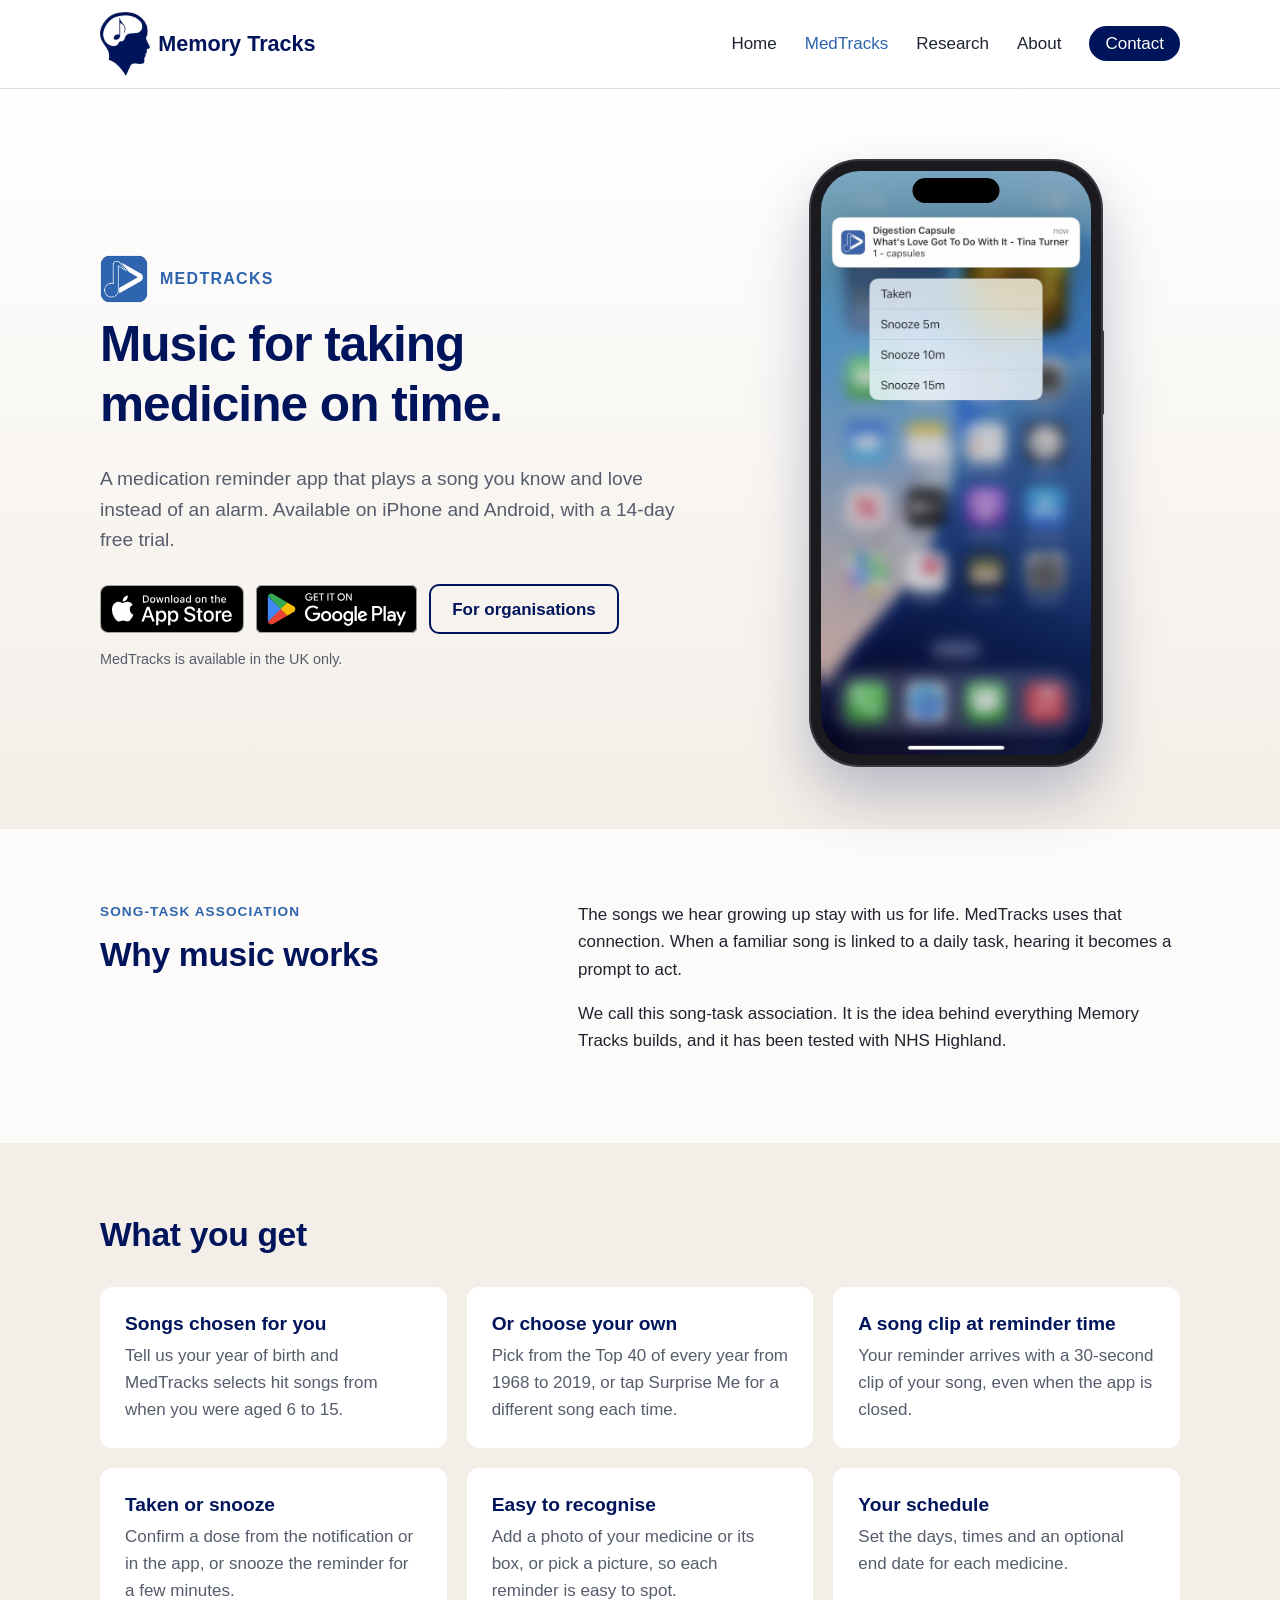
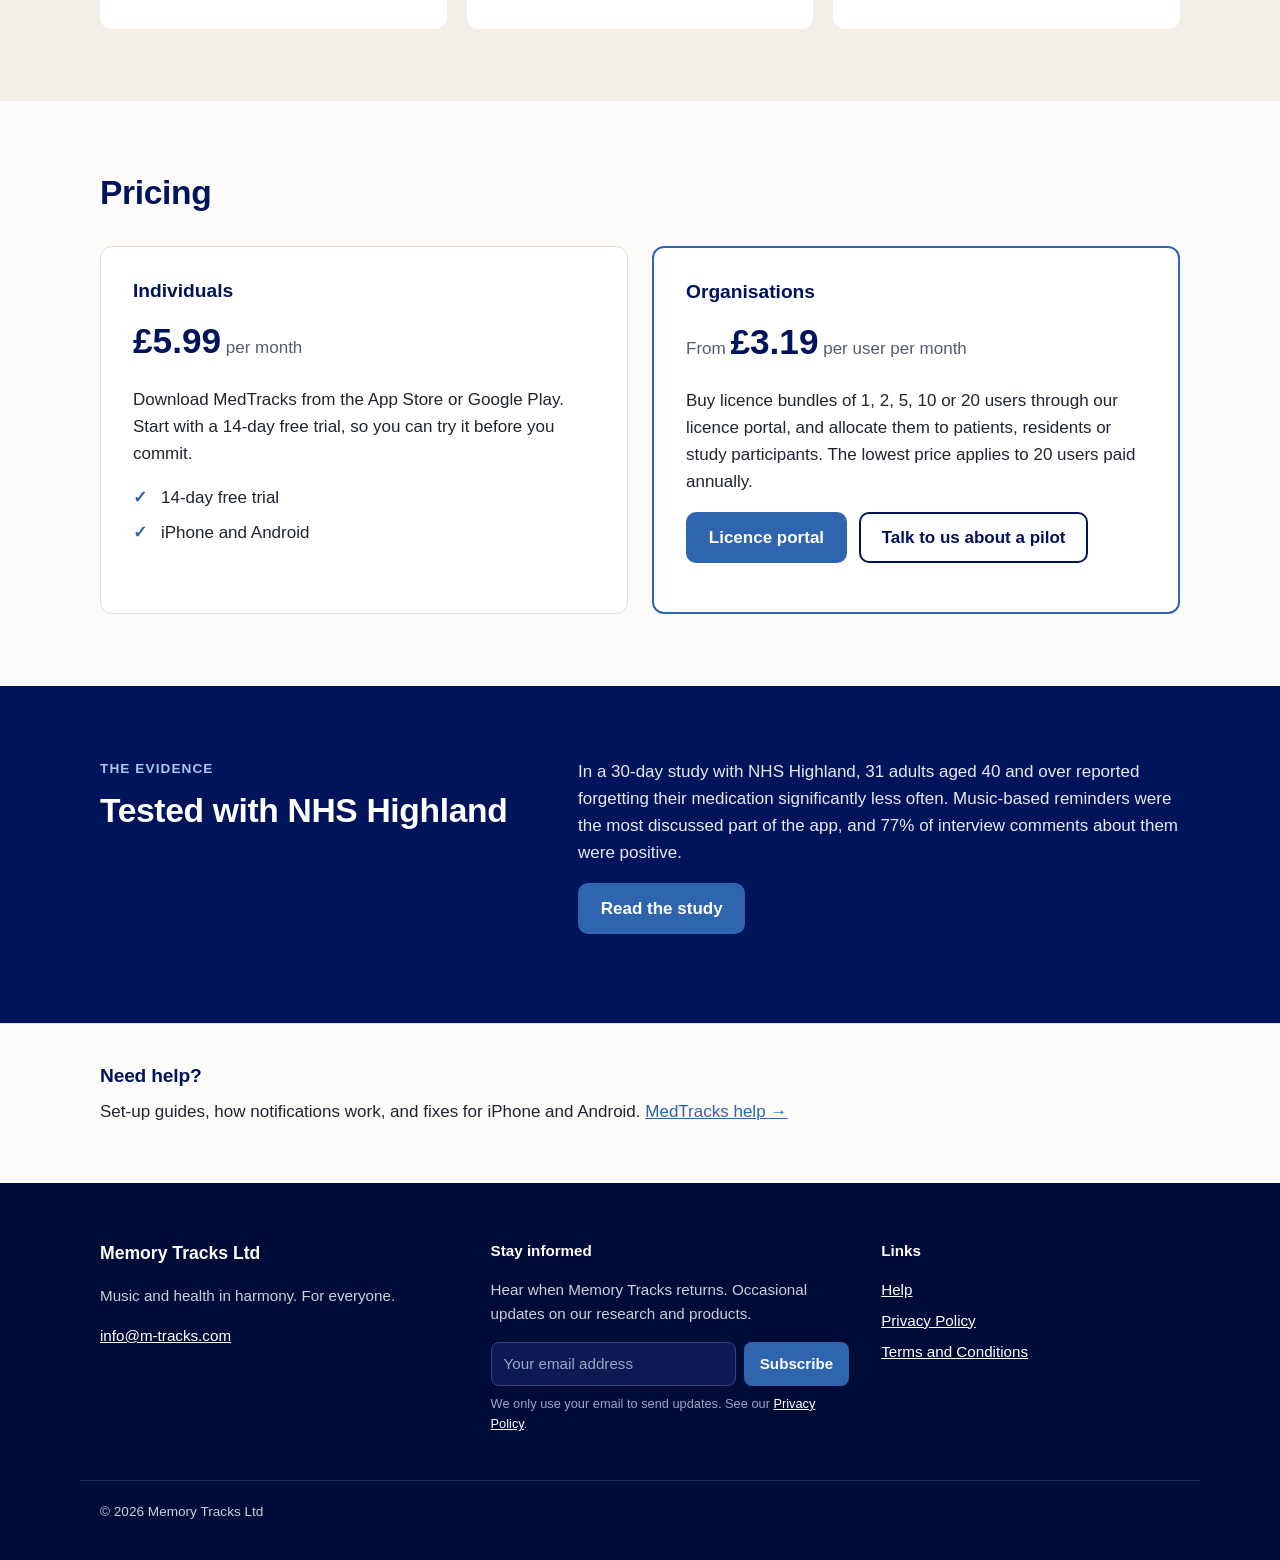
<file: medtracks.html>
<!DOCTYPE html>
<html lang="en-GB">
<head>
  <meta charset="utf-8">
  <meta name="viewport" content="width=device-width, initial-scale=1">
  <title>MedTracks | Music for taking medicine on time</title>
  <meta name="description" content="MedTracks is a medication reminder app that plays songs from your formative years instead of an alarm. iOS and Android. 14-day free trial.">
  <link rel="canonical" href="https://m-tracks.com/medtracks">

  <!-- Open Graph (for link previews on LinkedIn, Facebook, WhatsApp) -->
  <meta property="og:type" content="website">
  <meta property="og:title" content="MedTracks | Music for taking medicine on time">
  <meta property="og:description" content="MedTracks is a medication reminder app that plays songs from your formative years instead of an alarm. iOS and Android. 14-day free trial.">
  <meta property="og:url" content="https://m-tracks.com/medtracks">
  <meta property="og:image" content="https://m-tracks.com/images/memory-tracks-logo-512.png">

  <link rel="icon" type="image/png" href="/favicon.png">
  <link rel="apple-touch-icon" href="/apple-touch-icon.png">
  <link rel="stylesheet" href="/css/style.css?v=10">
  <script src="/js/main.js?v=10" defer></script>
</head>
<body>
  <a class="skip-link" href="#main">Skip to content</a>

  <header class="site-header">
    <div class="container header-inner">
      <a class="brand" href="/" aria-label="Memory Tracks home">
        <img class="brand-mark" src="/images/memory-tracks-logo.png" width="50" height="64" alt="">
        <span class="brand-name">Memory Tracks</span>
      </a>
      <button class="nav-toggle" aria-expanded="false" aria-controls="site-nav">
        <span class="nav-toggle-bar" aria-hidden="true"></span>
        <span class="visually-hidden">Menu</span>
      </button>
      <nav id="site-nav" class="site-nav" aria-label="Main">
        <ul>
          <li><a href="/">Home</a></li>
          <li><a href="/medtracks" aria-current="page">MedTracks</a></li>
          <li><a href="/research">Research</a></li>
          <li><a href="/about">About</a></li>
          <li><a href="/contact" class="nav-cta">Contact</a></li>
        </ul>
      </nav>
    </div>
  </header>

  <main id="main">
    <!-- HERO -->
    <section class="hero">
      <div class="container hero-inner">
        <div class="hero-text">
          <p class="eyebrow eyebrow-product"><img src="/images/medtracks-icon.png" width="48" height="48" alt=""> MedTracks</p>
          <h1>Music for taking medicine on time.</h1>
          <p class="lead">A medication reminder app that plays a song you know and love instead of an alarm. Available on iPhone and Android, with a 14-day free trial.</p>
          <div class="button-row">
            <a class="store-badge" href="https://apps.apple.com/gb/app/medtracks/id6471122971" rel="noopener">
              <img src="/images/badge.app.store.svg" height="48" style="height:48px;width:auto;margin:0" alt="Download on the App Store">
            </a>
            <a class="store-badge store-badge-google" href="https://play.google.com/store/apps/details?id=com.medtracks.android" rel="noopener">
              <img src="/images/badge.google.play.svg" height="48" style="height:48px;width:auto;margin:0" alt="Get it on Google Play">
            </a>
            <a class="btn btn-secondary" href="#organisations">For organisations</a>
          </div>
          <p class="store-note">MedTracks is available in the UK only.</p>
        </div>
        <div class="hero-visual">
          <div class="phone">
            <img src="/images/app-notification.jpg" width="600" height="1299" alt="iPhone notification from MedTracks naming the medicine and its song, with options to mark it taken or snooze.">
          </div>
        </div>
      </div>
    </section>

    <!-- WHY MUSIC WORKS -->
    <section class="section" aria-labelledby="why-heading">
      <div class="container split">
        <div>
          <p class="eyebrow">Song-task association</p>
          <h2 id="why-heading">Why music works</h2>
        </div>
        <div>
          <p>The songs we hear growing up stay with us for life. MedTracks uses that connection. When a familiar song is linked to a daily task, hearing it becomes a prompt to act.</p>
          <p>We call this song-task association. It is the idea behind everything Memory Tracks builds, and it has been tested with NHS Highland.</p>
        </div>
      </div>
    </section>

    <!-- FEATURES -->
    <section class="section section-tint" aria-labelledby="features-heading">
      <div class="container">
        <h2 id="features-heading">What you get</h2>
        <ul class="features">
          <li>
            <h3>Songs chosen for you</h3>
            <p>Tell us your year of birth and MedTracks selects hit songs from when you were aged 6 to 15.</p>
          </li>
          <li>
            <h3>Or choose your own</h3>
            <p>Pick from the Top 40 of every year from 1968 to 2019, or tap Surprise Me for a different song each time.</p>
          </li>
          <li>
            <h3>A song clip at reminder time</h3>
            <p>Your reminder arrives with a 30-second clip of your song, even when the app is closed.</p>
          </li>
          <li>
            <h3>Taken or snooze</h3>
            <p>Confirm a dose from the notification or in the app, or snooze the reminder for a few minutes.</p>
          </li>
          <li>
            <h3>Easy to recognise</h3>
            <p>Add a photo of your medicine or its box, or pick a picture, so each reminder is easy to spot.</p>
          </li>
          <li>
            <h3>Your schedule</h3>
            <p>Set the days, times and an optional end date for each medicine.</p>
          </li>
        </ul>
      </div>
    </section>

    <!-- PRICING -->
    <section class="section" id="pricing" aria-labelledby="pricing-heading">
      <div class="container">
        <h2 id="pricing-heading">Pricing</h2>
        <div class="price-grid">
          <div class="price-card">
            <h3>Individuals</h3>
            <p class="price"><span class="price-amount">&pound;5.99</span> per month</p>
            <p>Download MedTracks from the App Store or Google Play. Start with a 14-day free trial, so you can try it before you commit.</p>
            <ul class="ticks">
              <li>14-day free trial</li>
              <li>iPhone and Android</li>
            </ul>
          </div>
          <div class="price-card price-card-feature" id="organisations">
            <h3>Organisations</h3>
            <p class="price">From <span class="price-amount">&pound;3.19</span> per user per month</p>
            <p>Buy licence bundles of 1, 2, 5, 10 or 20 users through our licence portal, and allocate them to patients, residents or study participants. The lowest price applies to 20 users paid annually.</p>
            <p class="button-row"><a class="btn btn-primary" href="https://portal.medtracks.co.uk" rel="noopener">Licence portal</a> <a class="btn btn-secondary" href="/contact">Talk to us about a pilot</a></p>
          </div>
        </div>
      </div>
    </section>

    <!-- EVIDENCE -->
    <section class="section section-dark" aria-labelledby="evidence-heading">
      <div class="container split">
        <div>
          <p class="eyebrow">The evidence</p>
          <h2 id="evidence-heading">Tested with NHS Highland</h2>
        </div>
        <div>
          <p>In a 30-day study with NHS Highland, 31 adults aged 40 and over reported forgetting their medication significantly less often. Music-based reminders were the most discussed part of the app, and 77% of interview comments about them were positive.</p>
          <p><a class="btn btn-primary" href="/research#nhs-highland">Read the study</a></p>
        </div>
      </div>
    </section>

    <!-- HELP -->
    <section class="section section-slim" aria-labelledby="help-heading">
      <div class="container">
        <h2 id="help-heading" class="h3">Need help?</h2>
        <p>Set-up guides, how notifications work, and fixes for iPhone and Android. <a href="/help">MedTracks help &rarr;</a></p>
      </div>
    </section>
  </main>

  <footer class="site-footer">
    <div class="container footer-inner">
      <div>
        <p class="footer-brand">Memory Tracks Ltd</p>
        <p>Music and health in harmony. For everyone.</p>
        <p><a href="mailto:info@m-tracks.com">info@m-tracks.com</a></p>
      </div>
      <div>
        <p class="footer-heading" id="updates-heading">Stay informed</p>
        <p>Hear when Memory Tracks returns. Occasional updates on our research and products.</p>
        <form class="signup" action="/contact.php" method="post" aria-labelledby="updates-heading">
          <input type="hidden" name="form_type" value="newsletter">
          <div class="hp" aria-hidden="true">
            <label>Leave this empty <input type="text" name="website" tabindex="-1" autocomplete="off"></label>
          </div>
          <label class="visually-hidden" for="signup-email">Email address</label>
          <input id="signup-email" type="email" name="email" required placeholder="Your email address" autocomplete="email">
          <button type="submit">Subscribe</button>
        </form>
        <p class="signup-note">We only use your email to send updates. See our <a href="/app-privacy-policy">Privacy Policy</a>.</p>
      </div>
      <nav aria-label="Footer">
        <p class="footer-heading">Links</p>
        <ul>
          <li><a href="/help">Help</a></li>
          <li><a href="/app-privacy-policy">Privacy Policy</a></li>
          <li><a href="/app-terms-and-conditions">Terms and Conditions</a></li>
          <!-- TODO: add social links (LinkedIn, Facebook, Instagram, YouTube, Bluesky, Threads) -->
        </ul>
      </nav>
    </div>
    <div class="container footer-base">
      <p>&copy; <span id="year">2026</span> Memory Tracks Ltd</p>
    </div>
  </footer>
</body>
</html>
</file>
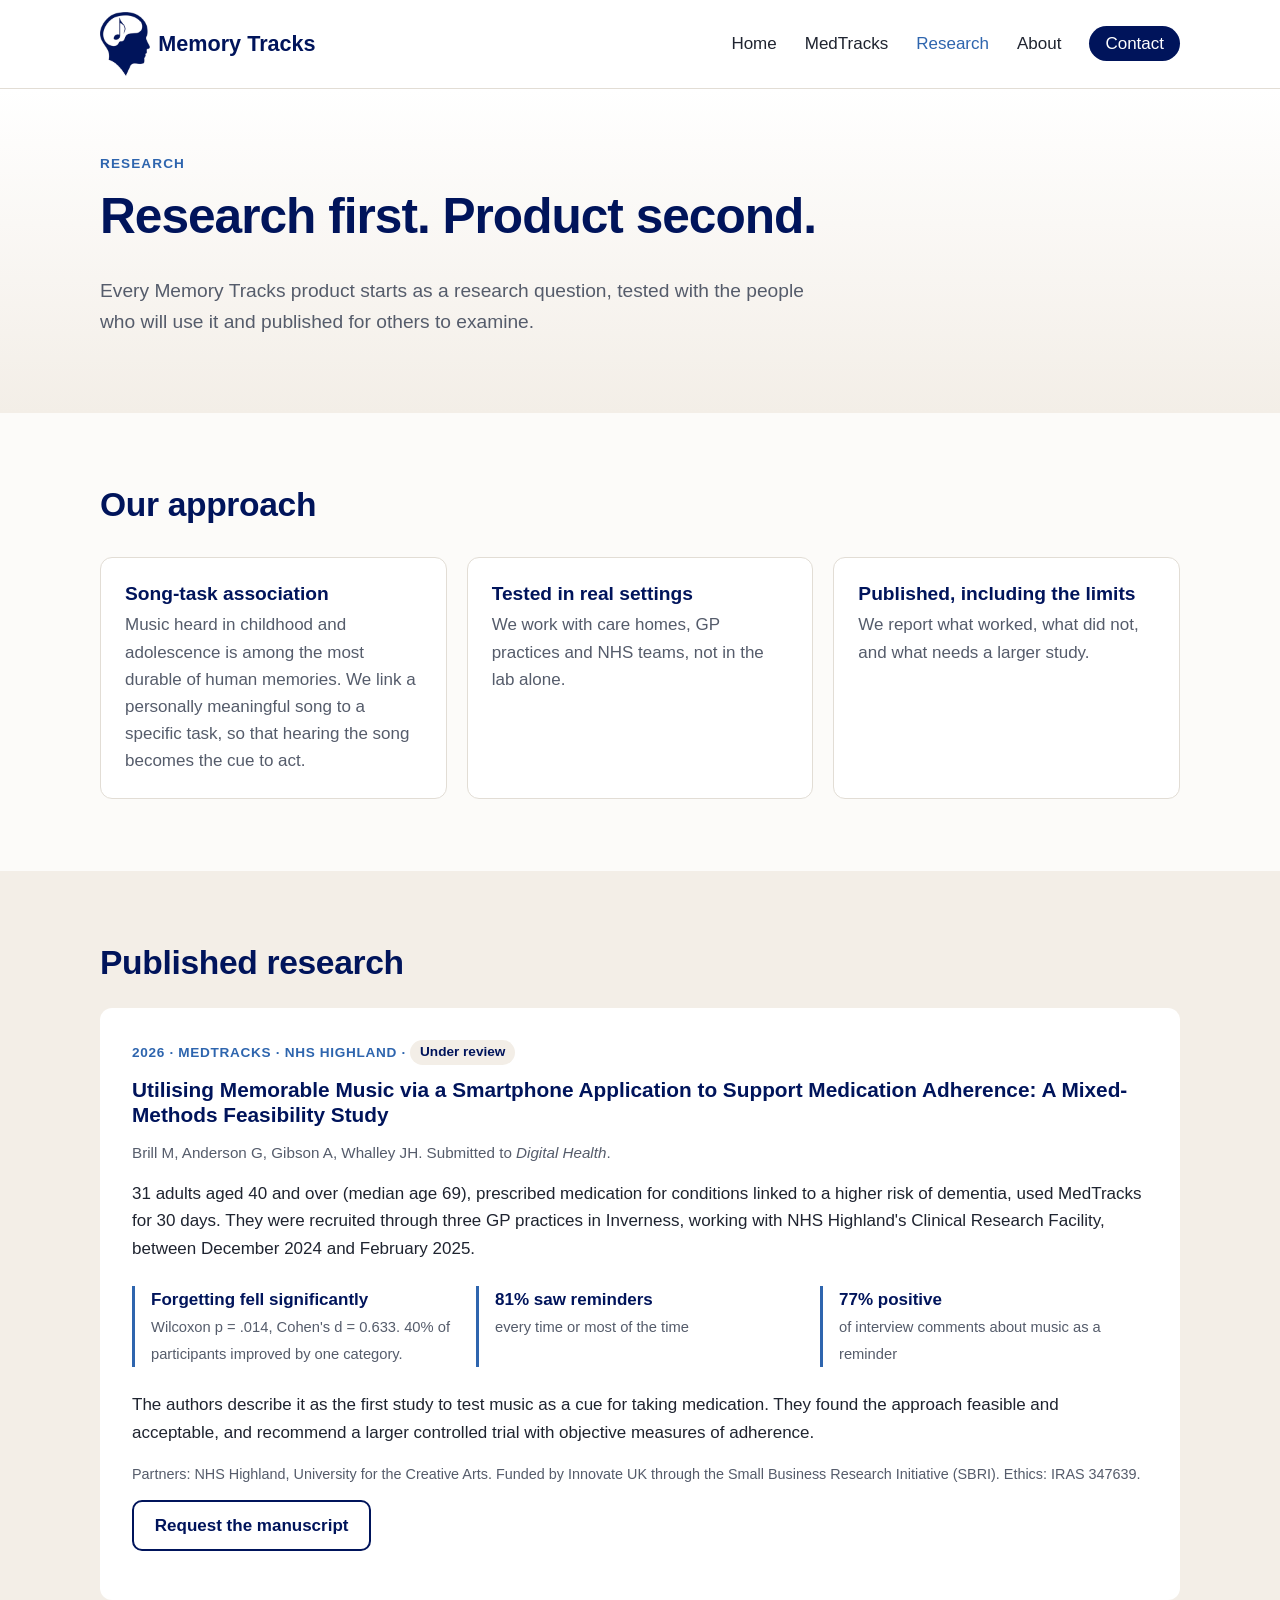
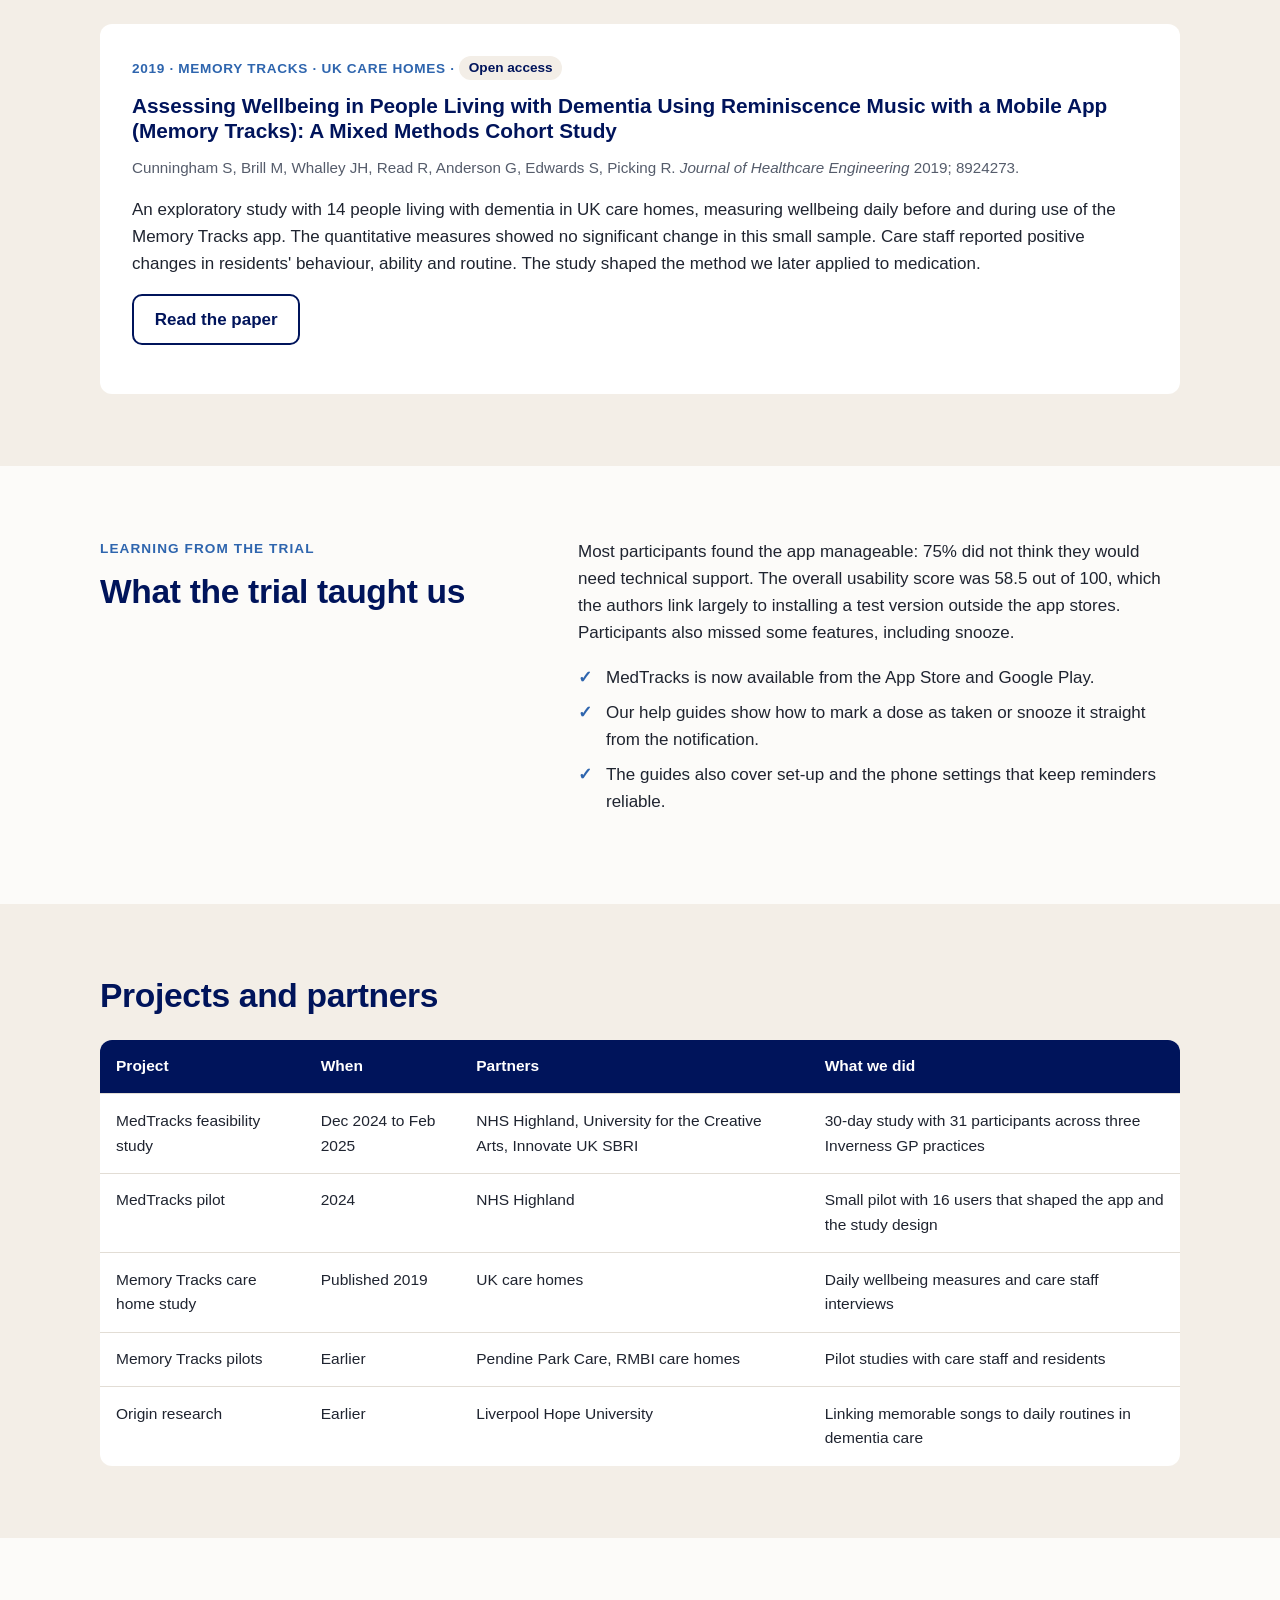
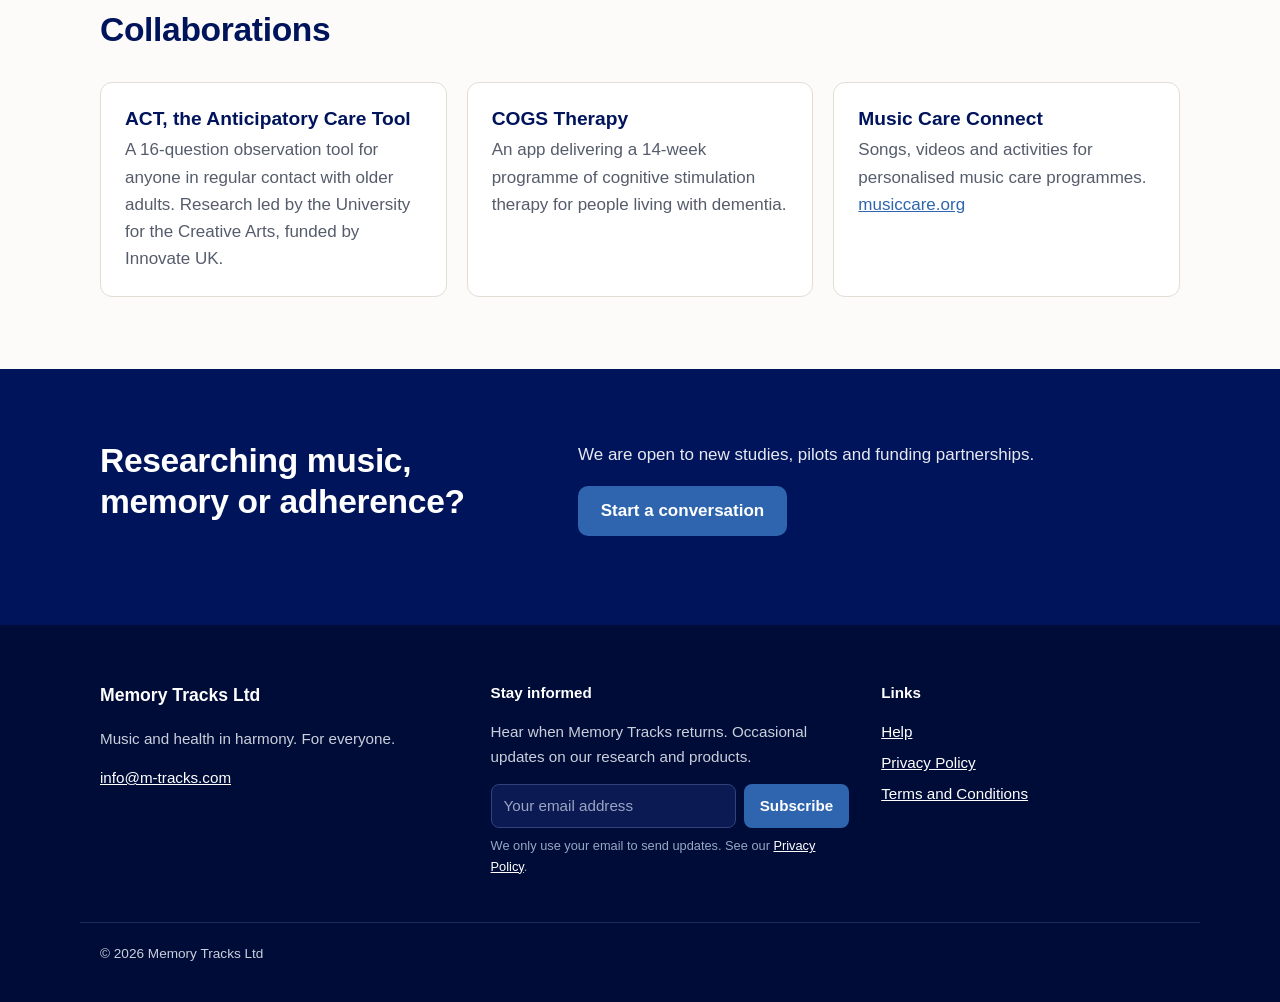
<file: research.html>
<!DOCTYPE html>
<html lang="en-GB">
<head>
  <meta charset="utf-8">
  <meta name="viewport" content="width=device-width, initial-scale=1">
  <title>Research | Memory Tracks</title>
  <meta name="description" content="Peer-reviewed research behind MedTracks and Memory Tracks, including the NHS Highland feasibility study of music-based medication reminders.">
  <link rel="canonical" href="https://m-tracks.com/research">

  <!-- Open Graph (for link previews on LinkedIn, Facebook, WhatsApp) -->
  <meta property="og:type" content="website">
  <meta property="og:title" content="Research | Memory Tracks">
  <meta property="og:description" content="Peer-reviewed research behind MedTracks and Memory Tracks, including the NHS Highland feasibility study of music-based medication reminders.">
  <meta property="og:url" content="https://m-tracks.com/research">
  <meta property="og:image" content="https://m-tracks.com/images/memory-tracks-logo-512.png">

  <link rel="icon" type="image/png" href="/favicon.png">
  <link rel="apple-touch-icon" href="/apple-touch-icon.png">
  <link rel="stylesheet" href="/css/style.css?v=10">
  <script src="/js/main.js?v=10" defer></script>
</head>
<body>
  <a class="skip-link" href="#main">Skip to content</a>

  <header class="site-header">
    <div class="container header-inner">
      <a class="brand" href="/" aria-label="Memory Tracks home">
        <img class="brand-mark" src="/images/memory-tracks-logo.png" width="50" height="64" alt="">
        <span class="brand-name">Memory Tracks</span>
      </a>
      <button class="nav-toggle" aria-expanded="false" aria-controls="site-nav">
        <span class="nav-toggle-bar" aria-hidden="true"></span>
        <span class="visually-hidden">Menu</span>
      </button>
      <nav id="site-nav" class="site-nav" aria-label="Main">
        <ul>
          <li><a href="/">Home</a></li>
          <li><a href="/medtracks">MedTracks</a></li>
          <li><a href="/research" aria-current="page">Research</a></li>
          <li><a href="/about">About</a></li>
          <li><a href="/contact" class="nav-cta">Contact</a></li>
        </ul>
      </nav>
    </div>
  </header>

  <main id="main">
    <!-- HERO -->
    <section class="page-hero">
      <div class="container">
        <p class="eyebrow">Research</p>
        <h1>Research first. Product second.</h1>
        <p class="lead">Every Memory Tracks product starts as a research question, tested with the people who will use it and published for others to examine.</p>
      </div>
    </section>

    <!-- APPROACH -->
    <section class="section" aria-labelledby="approach-heading">
      <div class="container">
        <h2 id="approach-heading">Our approach</h2>
        <ul class="features">
          <li>
            <h3>Song-task association</h3>
            <p>Music heard in childhood and adolescence is among the most durable of human memories. We link a personally meaningful song to a specific task, so that hearing the song becomes the cue to act.</p>
          </li>
          <li>
            <h3>Tested in real settings</h3>
            <p>We work with care homes, GP practices and NHS teams, not in the lab alone.</p>
          </li>
          <li>
            <h3>Published, including the limits</h3>
            <p>We report what worked, what did not, and what needs a larger study.</p>
          </li>
        </ul>
      </div>
    </section>

    <!-- PUBLICATIONS -->
    <section class="section section-tint" aria-labelledby="pubs-heading">
      <div class="container">
        <h2 id="pubs-heading">Published research</h2>

        <article class="pub" id="nhs-highland">
          <p class="pub-meta">2026 &middot; MedTracks &middot; NHS Highland &middot; <span class="tag">Under review</span></p>
          <h3>Utilising Memorable Music via a Smartphone Application to Support Medication Adherence: A Mixed-Methods Feasibility Study</h3>
          <p class="pub-authors">Brill M, Anderson G, Gibson A, Whalley JH. Submitted to <em>Digital Health</em>.</p>
          <p>31 adults aged 40 and over (median age 69), prescribed medication for conditions linked to a higher risk of dementia, used MedTracks for 30 days. They were recruited through three GP practices in Inverness, working with NHS Highland's Clinical Research Facility, between December 2024 and February 2025.</p>
          <ul class="stats">
            <li><strong>Forgetting fell significantly</strong><span>Wilcoxon p = .014, Cohen's d = 0.633. 40% of participants improved by one category.</span></li>
            <li><strong>81% saw reminders</strong><span>every time or most of the time</span></li>
            <li><strong>77% positive</strong><span>of interview comments about music as a reminder</span></li>
          </ul>
          <p>The authors describe it as the first study to test music as a cue for taking medication. They found the approach feasible and acceptable, and recommend a larger controlled trial with objective measures of adherence.</p>
          <p class="pub-funding">Partners: NHS Highland, University for the Creative Arts. Funded by Innovate UK through the Small Business Research Initiative (SBRI). Ethics: IRAS 347639.</p>
          <p><a class="btn btn-secondary" href="/contact?topic=research">Request the manuscript</a></p>
        </article>

        <article class="pub">
          <p class="pub-meta">2019 &middot; Memory Tracks &middot; UK care homes &middot; <span class="tag">Open access</span></p>
          <h3>Assessing Wellbeing in People Living with Dementia Using Reminiscence Music with a Mobile App (Memory Tracks): A Mixed Methods Cohort Study</h3>
          <p class="pub-authors">Cunningham S, Brill M, Whalley JH, Read R, Anderson G, Edwards S, Picking R. <em>Journal of Healthcare Engineering</em> 2019; 8924273.</p>
          <p>An exploratory study with 14 people living with dementia in UK care homes, measuring wellbeing daily before and during use of the Memory Tracks app. The quantitative measures showed no significant change in this small sample. Care staff reported positive changes in residents' behaviour, ability and routine. The study shaped the method we later applied to medication.</p>
          <p><a class="btn btn-secondary" href="https://doi.org/10.1155/2019/8924273" rel="noopener">Read the paper</a></p>
        </article>
      </div>
    </section>

    <!-- WHAT WE CHANGED -->
    <section class="section" aria-labelledby="changed-heading">
      <div class="container split">
        <div>
          <p class="eyebrow">Learning from the trial</p>
          <h2 id="changed-heading">What the trial taught us</h2>
        </div>
        <div>
          <p>Most participants found the app manageable: 75% did not think they would need technical support. The overall usability score was 58.5 out of 100, which the authors link largely to installing a test version outside the app stores. Participants also missed some features, including snooze.</p>
          <ul class="ticks">
            <li>MedTracks is now available from the App Store and Google Play.</li>
            <li>Our help guides show how to mark a dose as taken or snooze it straight from the notification.</li>
            <li>The guides also cover set-up and the phone settings that keep reminders reliable.</li>
          </ul>
        </div>
      </div>
    </section>

    <!-- PROJECTS -->
    <section class="section section-tint" aria-labelledby="projects-heading">
      <div class="container">
        <h2 id="projects-heading">Projects and partners</h2>
        <div class="table-wrap">
          <table class="data-table">
            <thead>
              <tr><th scope="col">Project</th><th scope="col">When</th><th scope="col">Partners</th><th scope="col">What we did</th></tr>
            </thead>
            <tbody>
              <tr><td>MedTracks feasibility study</td><td>Dec 2024 to Feb 2025</td><td>NHS Highland, University for the Creative Arts, Innovate UK SBRI</td><td>30-day study with 31 participants across three Inverness GP practices</td></tr>
              <tr><td>MedTracks pilot</td><td>2024</td><td>NHS Highland</td><td>Small pilot with 16 users that shaped the app and the study design</td></tr>
              <tr><td>Memory Tracks care home study</td><td>Published 2019</td><td>UK care homes</td><td>Daily wellbeing measures and care staff interviews</td></tr>
              <tr><td>Memory Tracks pilots</td><td>Earlier</td><td>Pendine Park Care, RMBI care homes</td><td>Pilot studies with care staff and residents</td></tr>
              <tr><td>Origin research</td><td>Earlier</td><td>Liverpool Hope University</td><td>Linking memorable songs to daily routines in dementia care</td></tr>
            </tbody>
          </table>
        </div>
      </div>
    </section>

    <!-- COLLABORATIONS -->
    <section class="section" id="collaborations" aria-labelledby="collab-heading">
      <div class="container">
        <h2 id="collab-heading">Collaborations</h2>
        <ul class="features">
          <li>
            <h3>ACT, the Anticipatory Care Tool</h3>
            <p>A 16-question observation tool for anyone in regular contact with older adults. Research led by the University for the Creative Arts, funded by Innovate UK.</p>
          </li>
          <li>
            <h3>COGS Therapy</h3>
            <p>An app delivering a 14-week programme of cognitive stimulation therapy for people living with dementia.</p>
          </li>
          <li>
            <h3>Music Care Connect</h3>
            <p>Songs, videos and activities for personalised music care programmes. <a href="https://musiccare.org" rel="noopener">musiccare.org</a></p>
          </li>
        </ul>
      </div>
    </section>

    <!-- CTA -->
    <section class="section section-dark" aria-labelledby="cta-heading">
      <div class="container split">
        <div>
          <h2 id="cta-heading">Researching music, memory or adherence?</h2>
        </div>
        <div>
          <p>We are open to new studies, pilots and funding partnerships.</p>
          <p><a class="btn btn-primary" href="/contact?topic=research">Start a conversation</a></p>
        </div>
      </div>
    </section>
  </main>

  <footer class="site-footer">
    <div class="container footer-inner">
      <div>
        <p class="footer-brand">Memory Tracks Ltd</p>
        <p>Music and health in harmony. For everyone.</p>
        <p><a href="mailto:info@m-tracks.com">info@m-tracks.com</a></p>
      </div>
      <div>
        <p class="footer-heading" id="updates-heading">Stay informed</p>
        <p>Hear when Memory Tracks returns. Occasional updates on our research and products.</p>
        <form class="signup" action="/contact.php" method="post" aria-labelledby="updates-heading">
          <input type="hidden" name="form_type" value="newsletter">
          <div class="hp" aria-hidden="true">
            <label>Leave this empty <input type="text" name="website" tabindex="-1" autocomplete="off"></label>
          </div>
          <label class="visually-hidden" for="signup-email">Email address</label>
          <input id="signup-email" type="email" name="email" required placeholder="Your email address" autocomplete="email">
          <button type="submit">Subscribe</button>
        </form>
        <p class="signup-note">We only use your email to send updates. See our <a href="/app-privacy-policy">Privacy Policy</a>.</p>
      </div>
      <nav aria-label="Footer">
        <p class="footer-heading">Links</p>
        <ul>
          <li><a href="/help">Help</a></li>
          <li><a href="/app-privacy-policy">Privacy Policy</a></li>
          <li><a href="/app-terms-and-conditions">Terms and Conditions</a></li>
          <!-- TODO: add social links (LinkedIn, Facebook, Instagram, YouTube, Bluesky, Threads) -->
        </ul>
      </nav>
    </div>
    <div class="container footer-base">
      <p>&copy; <span id="year">2026</span> Memory Tracks Ltd</p>
    </div>
  </footer>
</body>
</html>
</file>
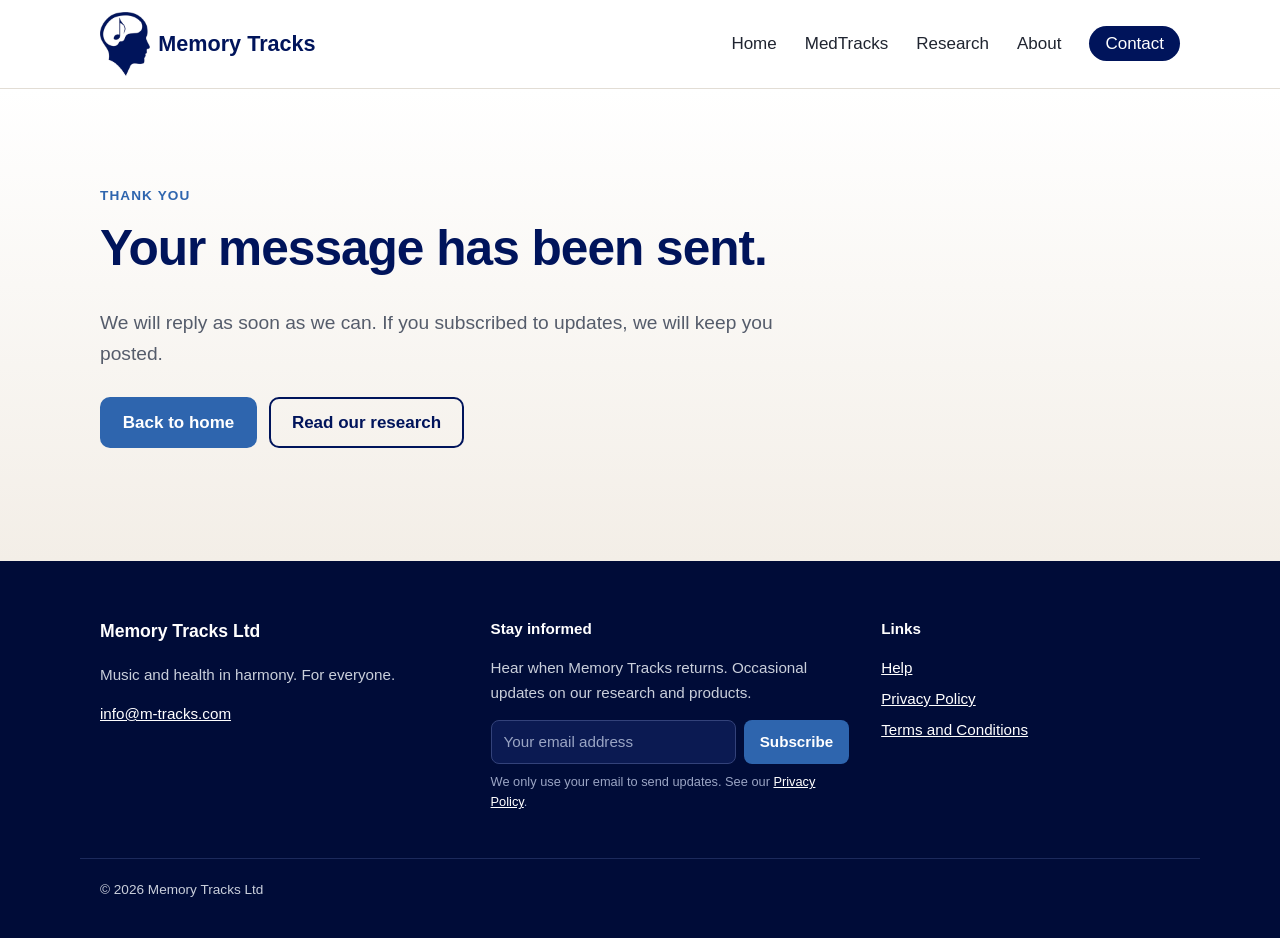
<file: thank-you.html>
<!DOCTYPE html>
<html lang="en-GB">
<head>
  <meta charset="utf-8">
  <meta name="viewport" content="width=device-width, initial-scale=1">
  <title>Thank you | Memory Tracks</title>
  <meta name="description" content="Your message has been sent.">
  <link rel="canonical" href="https://m-tracks.com/thank-you">
  <meta name="robots" content="noindex">

  <!-- Open Graph (for link previews on LinkedIn, Facebook, WhatsApp) -->
  <meta property="og:type" content="website">
  <meta property="og:title" content="Thank you | Memory Tracks">
  <meta property="og:description" content="Your message has been sent.">
  <meta property="og:url" content="https://m-tracks.com/thank-you">
  <meta property="og:image" content="https://m-tracks.com/images/memory-tracks-logo-512.png">

  <link rel="icon" type="image/png" href="/favicon.png">
  <link rel="apple-touch-icon" href="/apple-touch-icon.png">
  <link rel="stylesheet" href="/css/style.css?v=10">
  <script src="/js/main.js?v=10" defer></script>
</head>
<body>
  <a class="skip-link" href="#main">Skip to content</a>

  <header class="site-header">
    <div class="container header-inner">
      <a class="brand" href="/" aria-label="Memory Tracks home">
        <img class="brand-mark" src="/images/memory-tracks-logo.png" width="50" height="64" alt="">
        <span class="brand-name">Memory Tracks</span>
      </a>
      <button class="nav-toggle" aria-expanded="false" aria-controls="site-nav">
        <span class="nav-toggle-bar" aria-hidden="true"></span>
        <span class="visually-hidden">Menu</span>
      </button>
      <nav id="site-nav" class="site-nav" aria-label="Main">
        <ul>
          <li><a href="/">Home</a></li>
          <li><a href="/medtracks">MedTracks</a></li>
          <li><a href="/research">Research</a></li>
          <li><a href="/about">About</a></li>
          <li><a href="/contact" class="nav-cta">Contact</a></li>
        </ul>
      </nav>
    </div>
  </header>

  <main id="main">
    <section class="page-hero page-hero-tall">
      <div class="container">
        <p class="eyebrow">Thank you</p>
        <h1>Your message has been sent.</h1>
        <p class="lead">We will reply as soon as we can. If you subscribed to updates, we will keep you posted.</p>
        <p class="button-row"><a class="btn btn-primary" href="/">Back to home</a> <a class="btn btn-secondary" href="/research">Read our research</a></p>
      </div>
    </section>
  </main>

  <footer class="site-footer">
    <div class="container footer-inner">
      <div>
        <p class="footer-brand">Memory Tracks Ltd</p>
        <p>Music and health in harmony. For everyone.</p>
        <p><a href="mailto:info@m-tracks.com">info@m-tracks.com</a></p>
      </div>
      <div>
        <p class="footer-heading" id="updates-heading">Stay informed</p>
        <p>Hear when Memory Tracks returns. Occasional updates on our research and products.</p>
        <form class="signup" action="/contact.php" method="post" aria-labelledby="updates-heading">
          <input type="hidden" name="form_type" value="newsletter">
          <div class="hp" aria-hidden="true">
            <label>Leave this empty <input type="text" name="website" tabindex="-1" autocomplete="off"></label>
          </div>
          <label class="visually-hidden" for="signup-email">Email address</label>
          <input id="signup-email" type="email" name="email" required placeholder="Your email address" autocomplete="email">
          <button type="submit">Subscribe</button>
        </form>
        <p class="signup-note">We only use your email to send updates. See our <a href="/app-privacy-policy">Privacy Policy</a>.</p>
      </div>
      <nav aria-label="Footer">
        <p class="footer-heading">Links</p>
        <ul>
          <li><a href="/help">Help</a></li>
          <li><a href="/app-privacy-policy">Privacy Policy</a></li>
          <li><a href="/app-terms-and-conditions">Terms and Conditions</a></li>
          <!-- TODO: add social links (LinkedIn, Facebook, Instagram, YouTube, Bluesky, Threads) -->
        </ul>
      </nav>
    </div>
    <div class="container footer-base">
      <p>&copy; <span id="year">2026</span> Memory Tracks Ltd</p>
    </div>
  </footer>
</body>
</html>
</file>
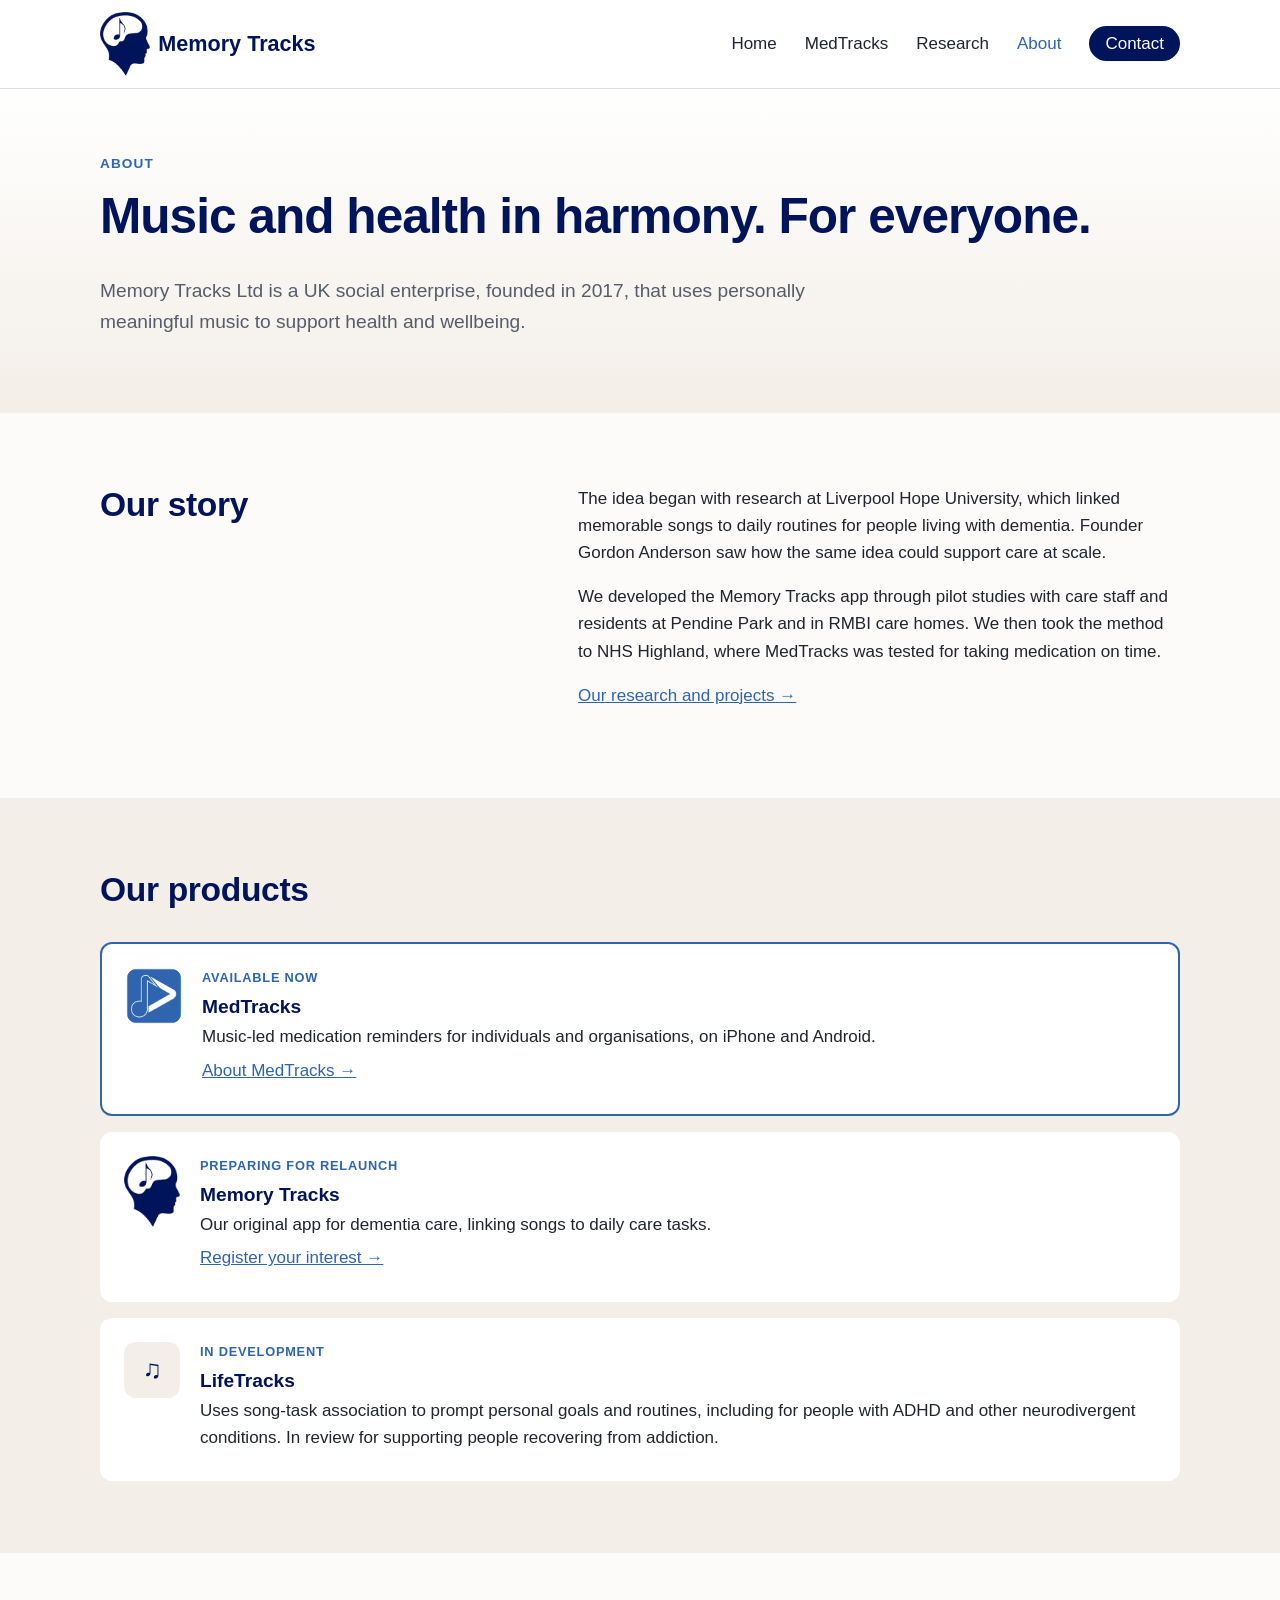
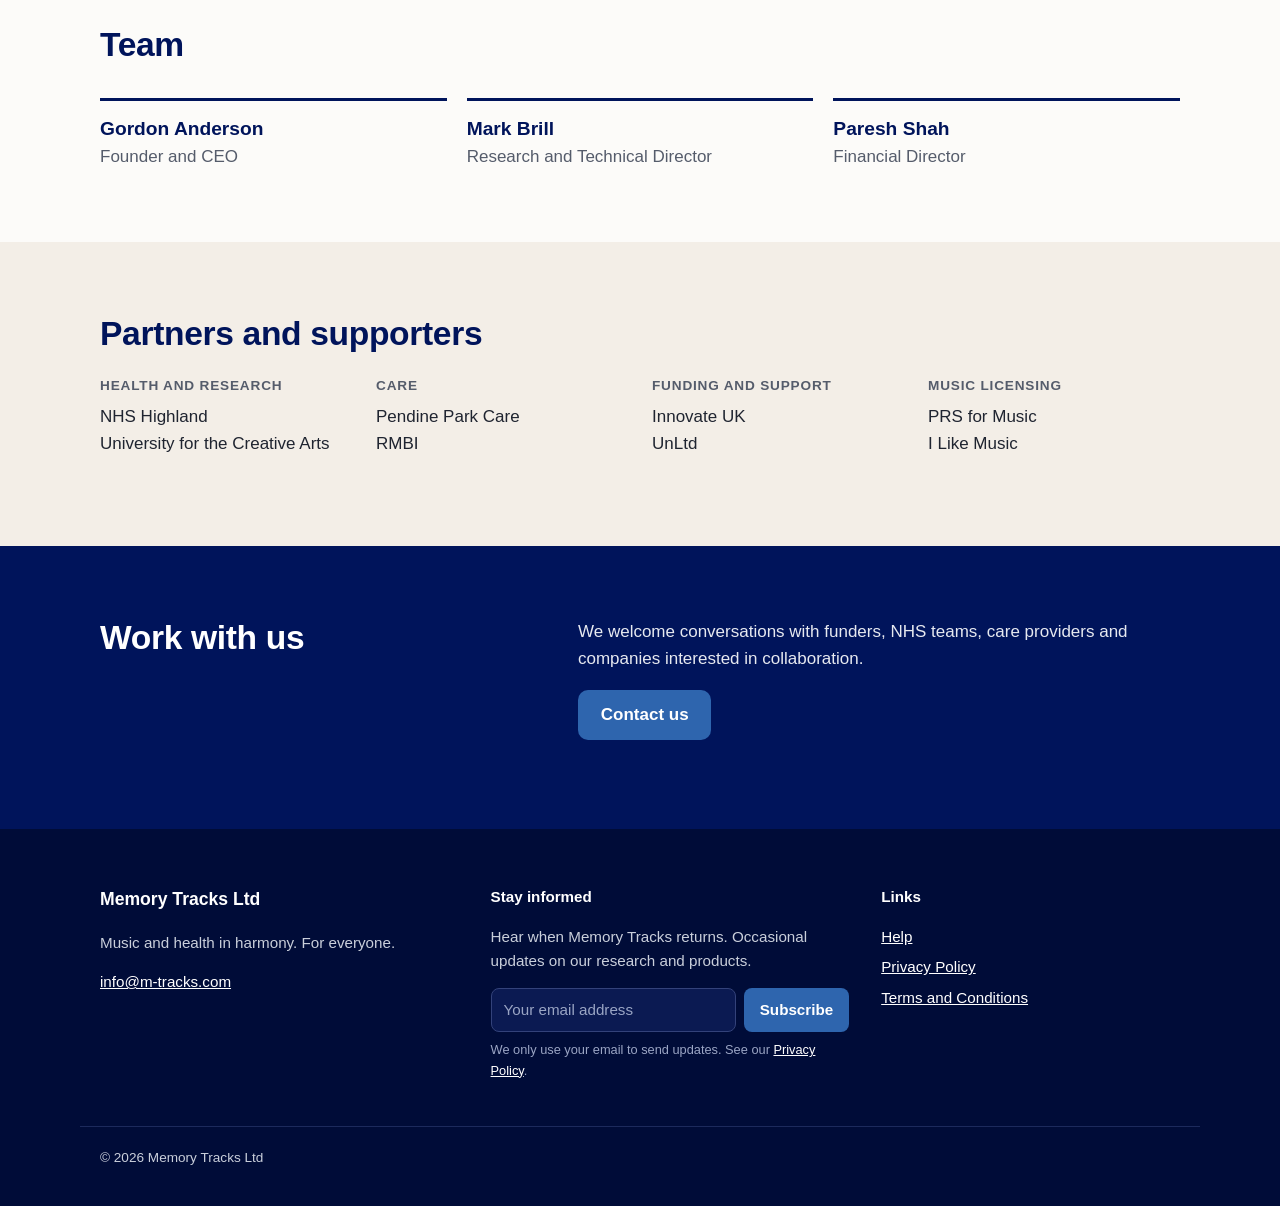
<file: m-tracks-site-step7/about.html>
<!DOCTYPE html>
<html lang="en-GB">
<head>
  <meta charset="utf-8">
  <meta name="viewport" content="width=device-width, initial-scale=1">
  <title>About | Memory Tracks</title>
  <meta name="description" content="Memory Tracks Ltd is a UK social enterprise, founded in 2017, using personally meaningful music to support health and wellbeing.">
  <link rel="canonical" href="https://www.m-tracks.com/about">

  <!-- Open Graph (for link previews on LinkedIn, Facebook, WhatsApp) -->
  <meta property="og:type" content="website">
  <meta property="og:title" content="About | Memory Tracks">
  <meta property="og:description" content="Memory Tracks Ltd is a UK social enterprise, founded in 2017, using personally meaningful music to support health and wellbeing.">
  <meta property="og:url" content="https://www.m-tracks.com/about">
  <meta property="og:image" content="https://www.m-tracks.com/images/memory-tracks-logo-512.png">

  <link rel="icon" type="image/png" href="/favicon.png">
  <link rel="apple-touch-icon" href="/apple-touch-icon.png">
  <link rel="stylesheet" href="/css/style.css?v=7">
  <script src="/js/main.js?v=7" defer></script>
</head>
<body>
  <a class="skip-link" href="#main">Skip to content</a>

  <header class="site-header">
    <div class="container header-inner">
      <a class="brand" href="/" aria-label="Memory Tracks home">
        <img class="brand-mark" src="/images/memory-tracks-logo.png" width="50" height="64" alt="">
        <span class="brand-name">Memory Tracks</span>
      </a>
      <button class="nav-toggle" aria-expanded="false" aria-controls="site-nav">
        <span class="nav-toggle-bar" aria-hidden="true"></span>
        <span class="visually-hidden">Menu</span>
      </button>
      <nav id="site-nav" class="site-nav" aria-label="Main">
        <ul>
          <li><a href="/">Home</a></li>
          <li><a href="/medtracks">MedTracks</a></li>
          <li><a href="/research">Research</a></li>
          <li><a href="/about" aria-current="page">About</a></li>
          <li><a href="/contact" class="nav-cta">Contact</a></li>
        </ul>
      </nav>
    </div>
  </header>

  <main id="main">
    <!-- HERO -->
    <section class="page-hero">
      <div class="container">
        <p class="eyebrow">About</p>
        <h1>Music and health in harmony. For everyone.</h1>
        <p class="lead">Memory Tracks Ltd is a UK social enterprise, founded in 2017, that uses personally meaningful music to support health and wellbeing.</p>
      </div>
    </section>

    <!-- STORY -->
    <section class="section" aria-labelledby="story-heading">
      <div class="container split">
        <div>
          <h2 id="story-heading">Our story</h2>
        </div>
        <div>
          <p>The idea began with research at Liverpool Hope University, which linked memorable songs to daily routines for people living with dementia. Founder Gordon Anderson saw how the same idea could support care at scale.</p>
          <p>We developed the Memory Tracks app through pilot studies with care staff and residents at Pendine Park and in RMBI care homes. We then took the method to NHS Highland, where MedTracks was tested for taking medication on time.</p>
          <p><a href="/research">Our research and projects &rarr;</a></p>
        </div>
      </div>
    </section>

    <!-- PRODUCTS -->
    <section class="section section-tint" aria-labelledby="products-heading">
      <div class="container">
        <h2 id="products-heading">Our products</h2>
        <ul class="products">
          <li class="product product-live">
            <img src="/images/medtracks-icon.png" width="56" height="56" alt="">
            <div>
              <p class="product-status">Available now</p>
              <h3>MedTracks</h3>
              <p>Music-led medication reminders for individuals and organisations, on iPhone and Android.</p>
              <p><a href="/medtracks">About MedTracks &rarr;</a></p>
            </div>
          </li>
          <li class="product">
            <img src="/images/memory-tracks-logo.png" width="44" height="56" alt="">
            <div>
              <p class="product-status">Preparing for relaunch</p>
              <h3>Memory Tracks</h3>
              <p>Our original app for dementia care, linking songs to daily care tasks.</p>
              <p><a href="/contact?topic=memory-tracks">Register your interest &rarr;</a></p>
            </div>
          </li>
          <li class="product">
            <span class="product-icon" aria-hidden="true">&#9835;</span>
            <div>
              <p class="product-status">In development</p>
              <h3>LifeTracks</h3>
              <p>Uses song-task association to prompt personal goals and routines, including for people with ADHD and other neurodivergent conditions. In review for supporting people recovering from addiction.</p>
            </div>
          </li>
        </ul>
      </div>
    </section>

    <!-- TEAM -->
    <section class="section" aria-labelledby="team-heading">
      <div class="container">
        <h2 id="team-heading">Team</h2>
        <ul class="team">
          <li>
            <h3>Gordon Anderson</h3>
            <p>Founder and CEO</p>
          </li>
          <li>
            <h3>Mark Brill</h3>
            <p>Research and Technical Director</p>
          </li>
          <li>
            <h3>Paresh Shah</h3>
            <p>Financial Director</p>
          </li>
        </ul>
      </div>
    </section>

    <!-- PARTNERS -->
    <section class="section section-tint" aria-labelledby="partners-heading">
      <div class="container">
        <h2 id="partners-heading">Partners and supporters</h2>
        <div class="partner-groups">
          <div>
            <h3>Health and research</h3>
            <p>NHS Highland<br>University for the Creative Arts</p>
          </div>
          <div>
            <h3>Care</h3>
            <p>Pendine Park Care<br>RMBI</p>
          </div>
          <div>
            <h3>Funding and support</h3>
            <p>Innovate UK<br>UnLtd</p>
          </div>
          <div>
            <h3>Music licensing</h3>
            <p>PRS for Music<br>I Like Music</p>
          </div>
        </div>
      </div>
    </section>

    <!-- CTA -->
    <section class="section section-dark" aria-labelledby="cta-heading">
      <div class="container split">
        <div>
          <h2 id="cta-heading">Work with us</h2>
        </div>
        <div>
          <p>We welcome conversations with funders, NHS teams, care providers and companies interested in collaboration.</p>
          <p><a class="btn btn-primary" href="/contact">Contact us</a></p>
        </div>
      </div>
    </section>
  </main>

  <footer class="site-footer">
    <div class="container footer-inner">
      <div>
        <p class="footer-brand">Memory Tracks Ltd</p>
        <p>Music and health in harmony. For everyone.</p>
        <p><a href="mailto:info@m-tracks.com">info@m-tracks.com</a></p>
      </div>
      <div>
        <p class="footer-heading" id="updates-heading">Stay informed</p>
        <p>Hear when Memory Tracks returns. Occasional updates on our research and products.</p>
        <form class="signup" action="/contact.php" method="post" aria-labelledby="updates-heading">
          <input type="hidden" name="form_type" value="newsletter">
          <div class="hp" aria-hidden="true">
            <label>Leave this empty <input type="text" name="website" tabindex="-1" autocomplete="off"></label>
          </div>
          <label class="visually-hidden" for="signup-email">Email address</label>
          <input id="signup-email" type="email" name="email" required placeholder="Your email address" autocomplete="email">
          <button type="submit">Subscribe</button>
        </form>
        <p class="signup-note">We only use your email to send updates. See our <a href="/app-privacy-policy">Privacy Policy</a>.</p>
      </div>
      <nav aria-label="Footer">
        <p class="footer-heading">Links</p>
        <ul>
          <li><a href="/help">Help</a></li>
          <li><a href="/app-privacy-policy">Privacy Policy</a></li>
          <li><a href="/app-terms-and-conditions">Terms and Conditions</a></li>
          <!-- TODO: add social links (LinkedIn, Facebook, Instagram, YouTube, Bluesky, Threads) -->
        </ul>
      </nav>
    </div>
    <div class="container footer-base">
      <p>&copy; <span id="year">2026</span> Memory Tracks Ltd</p>
    </div>
  </footer>
</body>
</html>
</file>
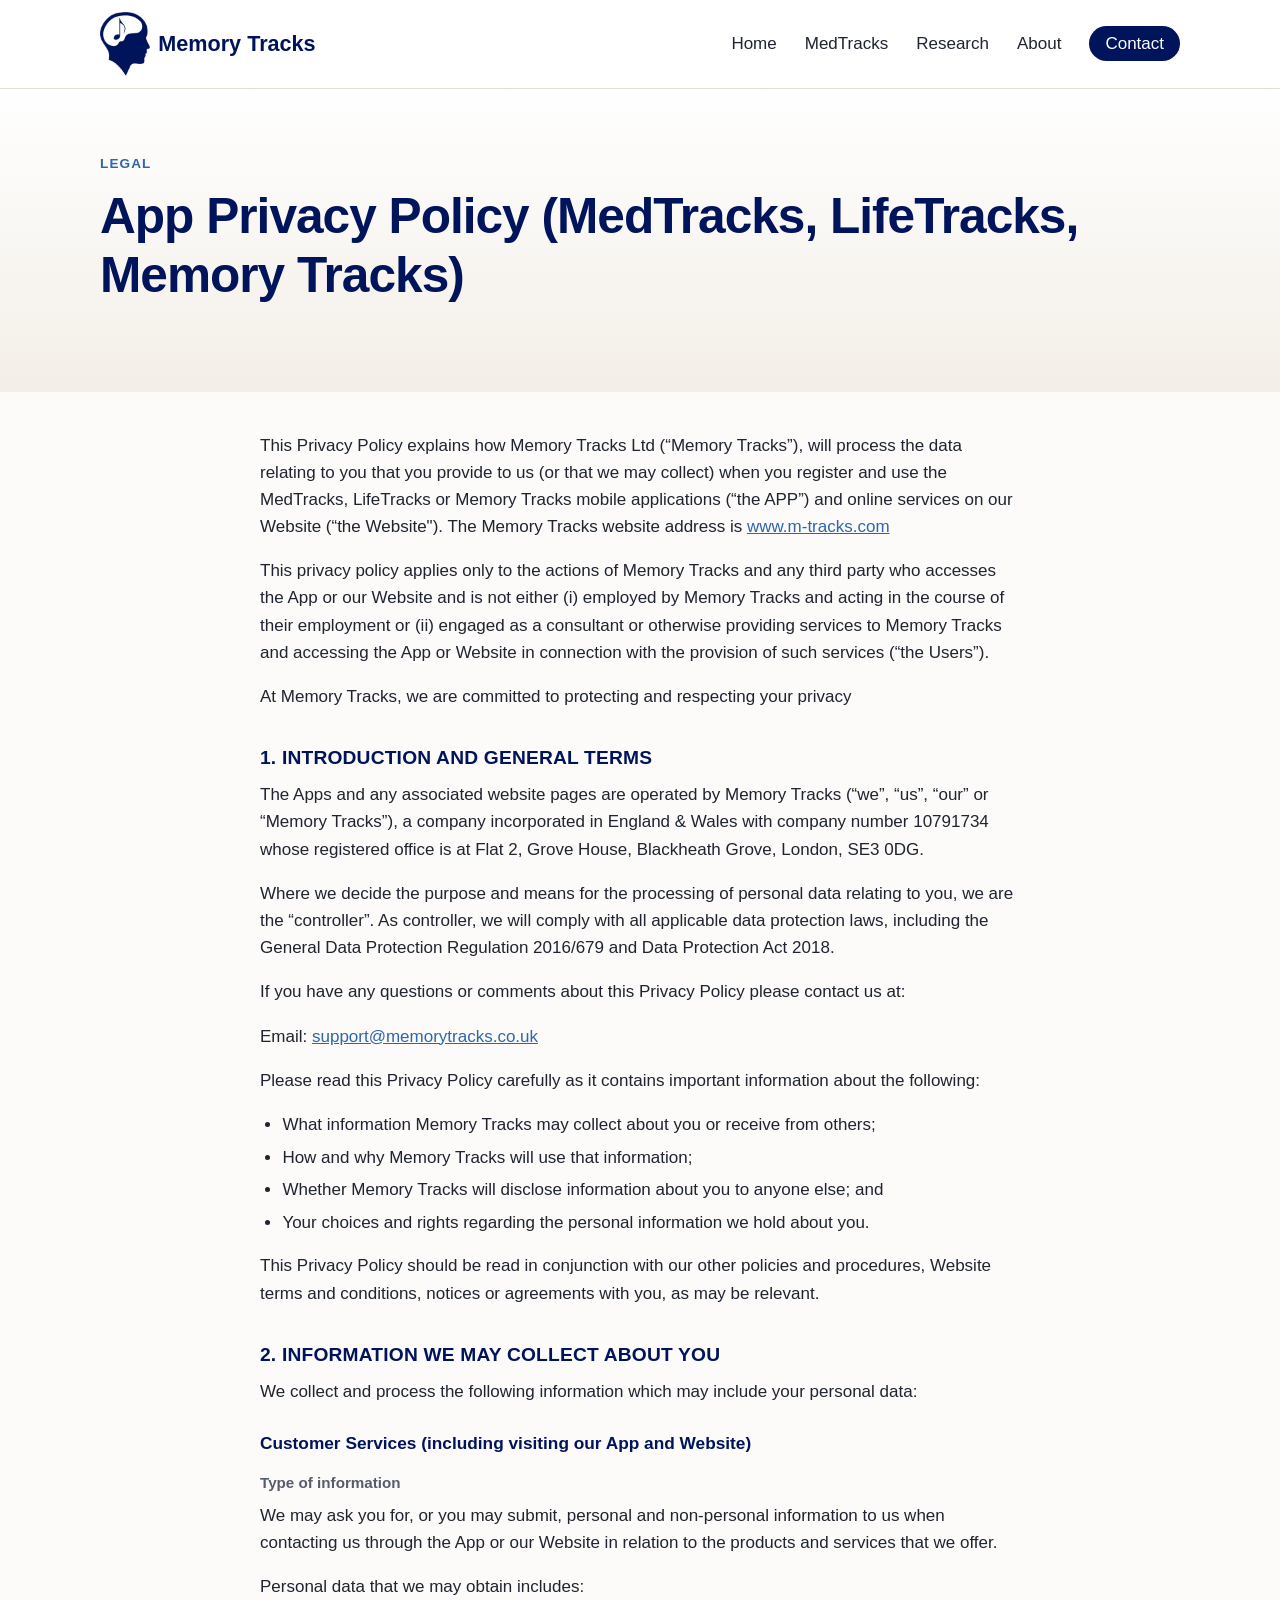
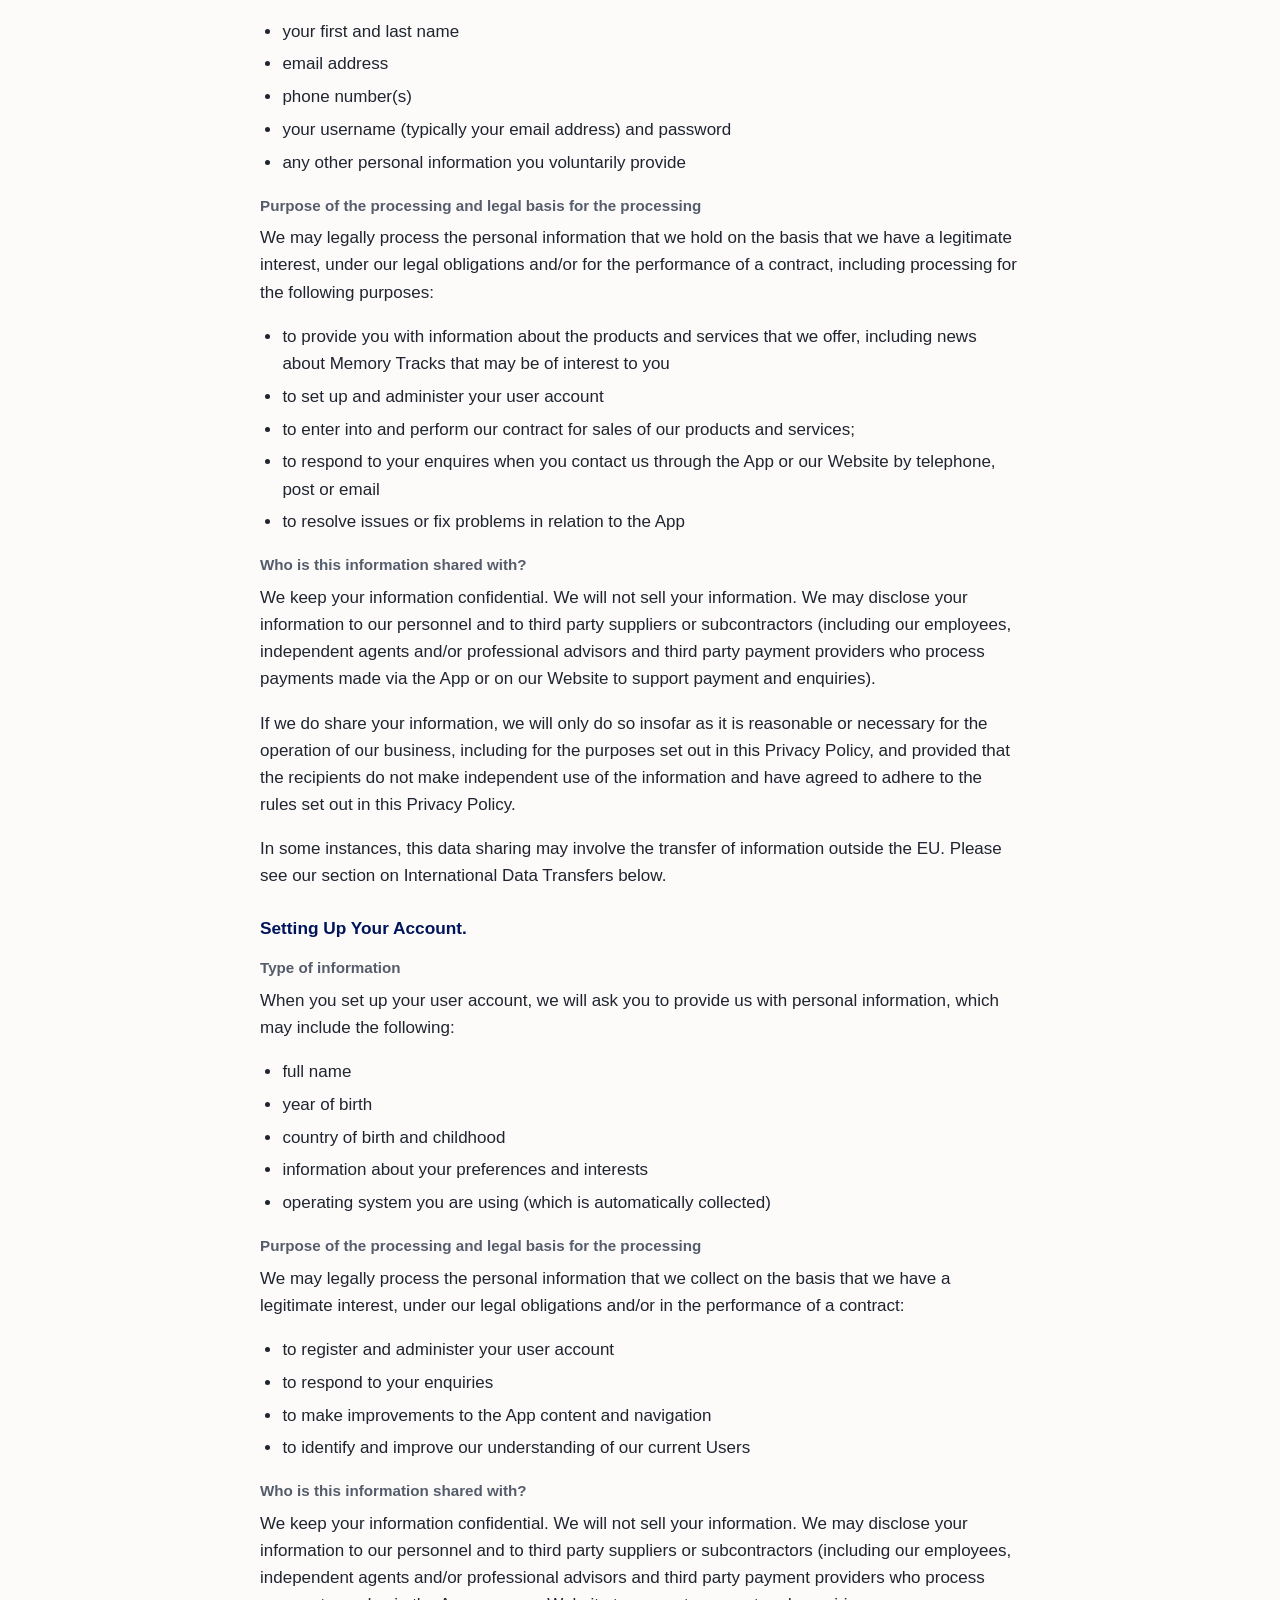
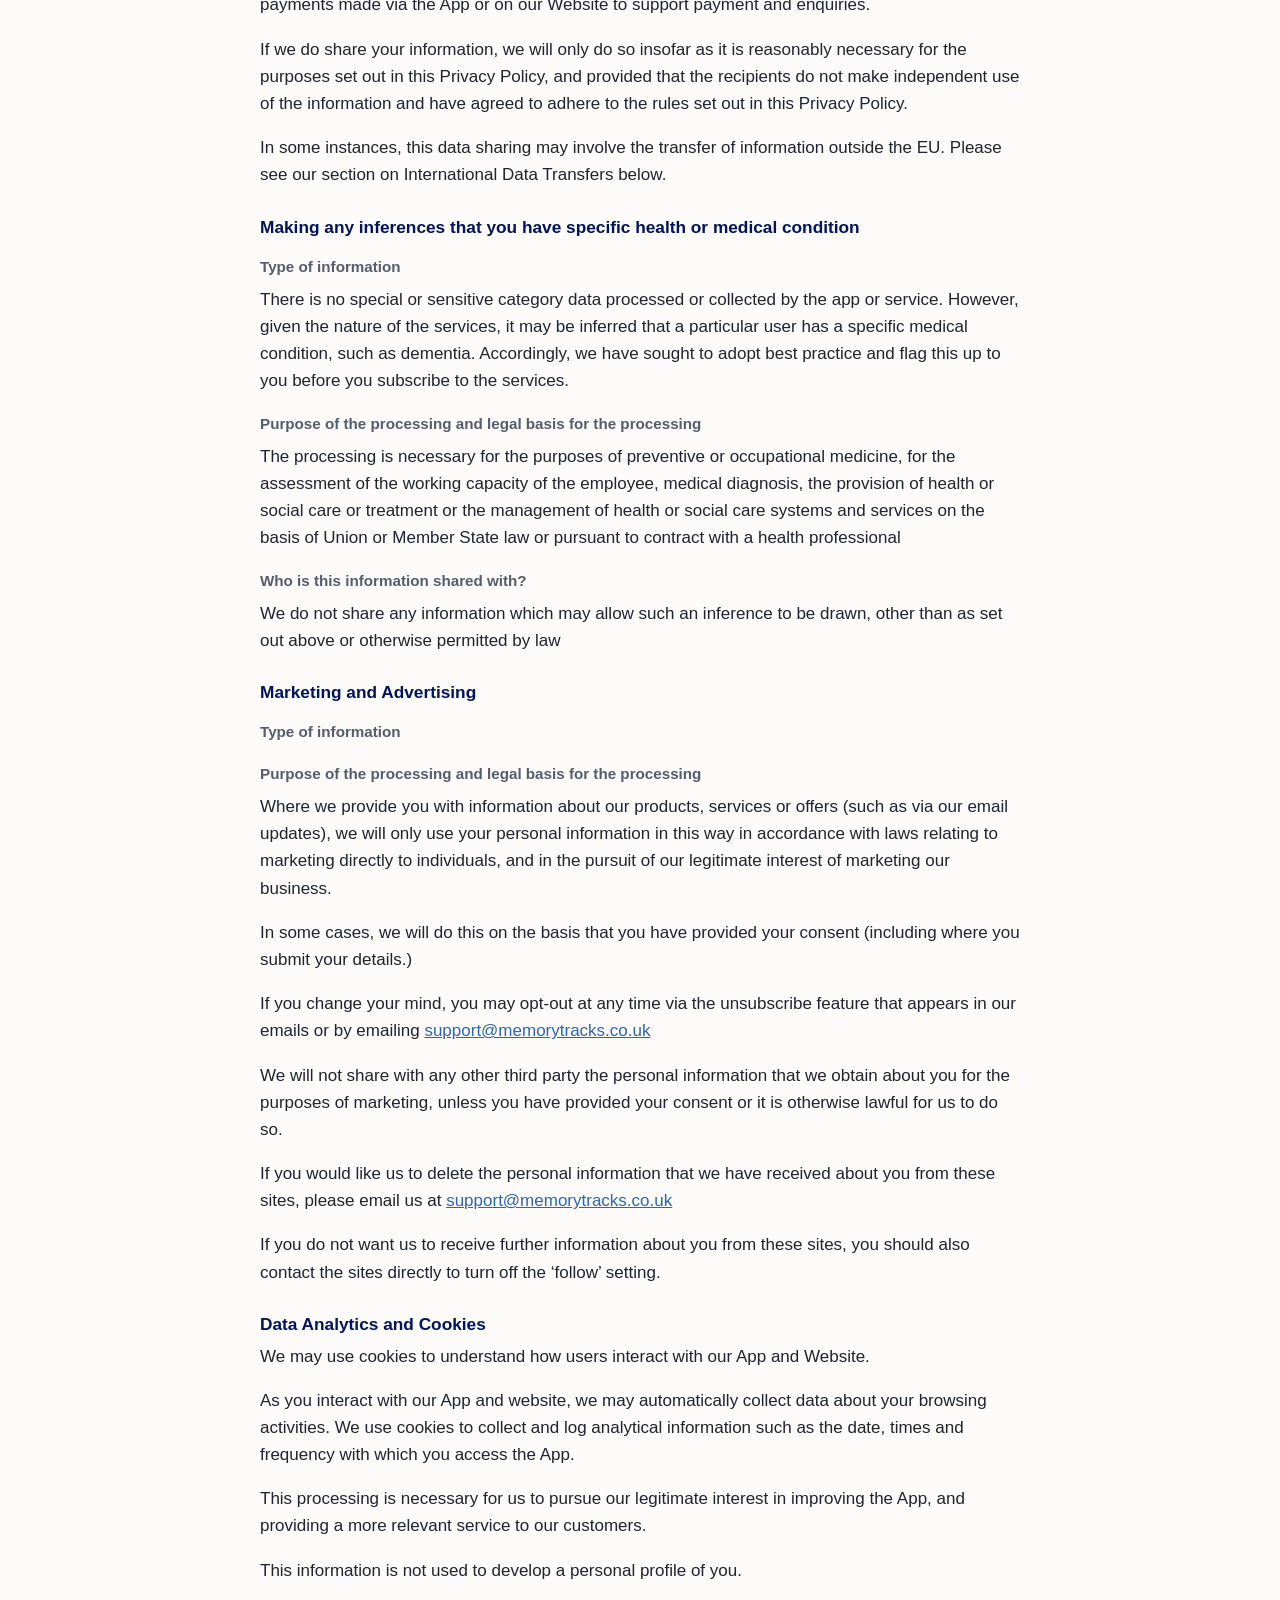
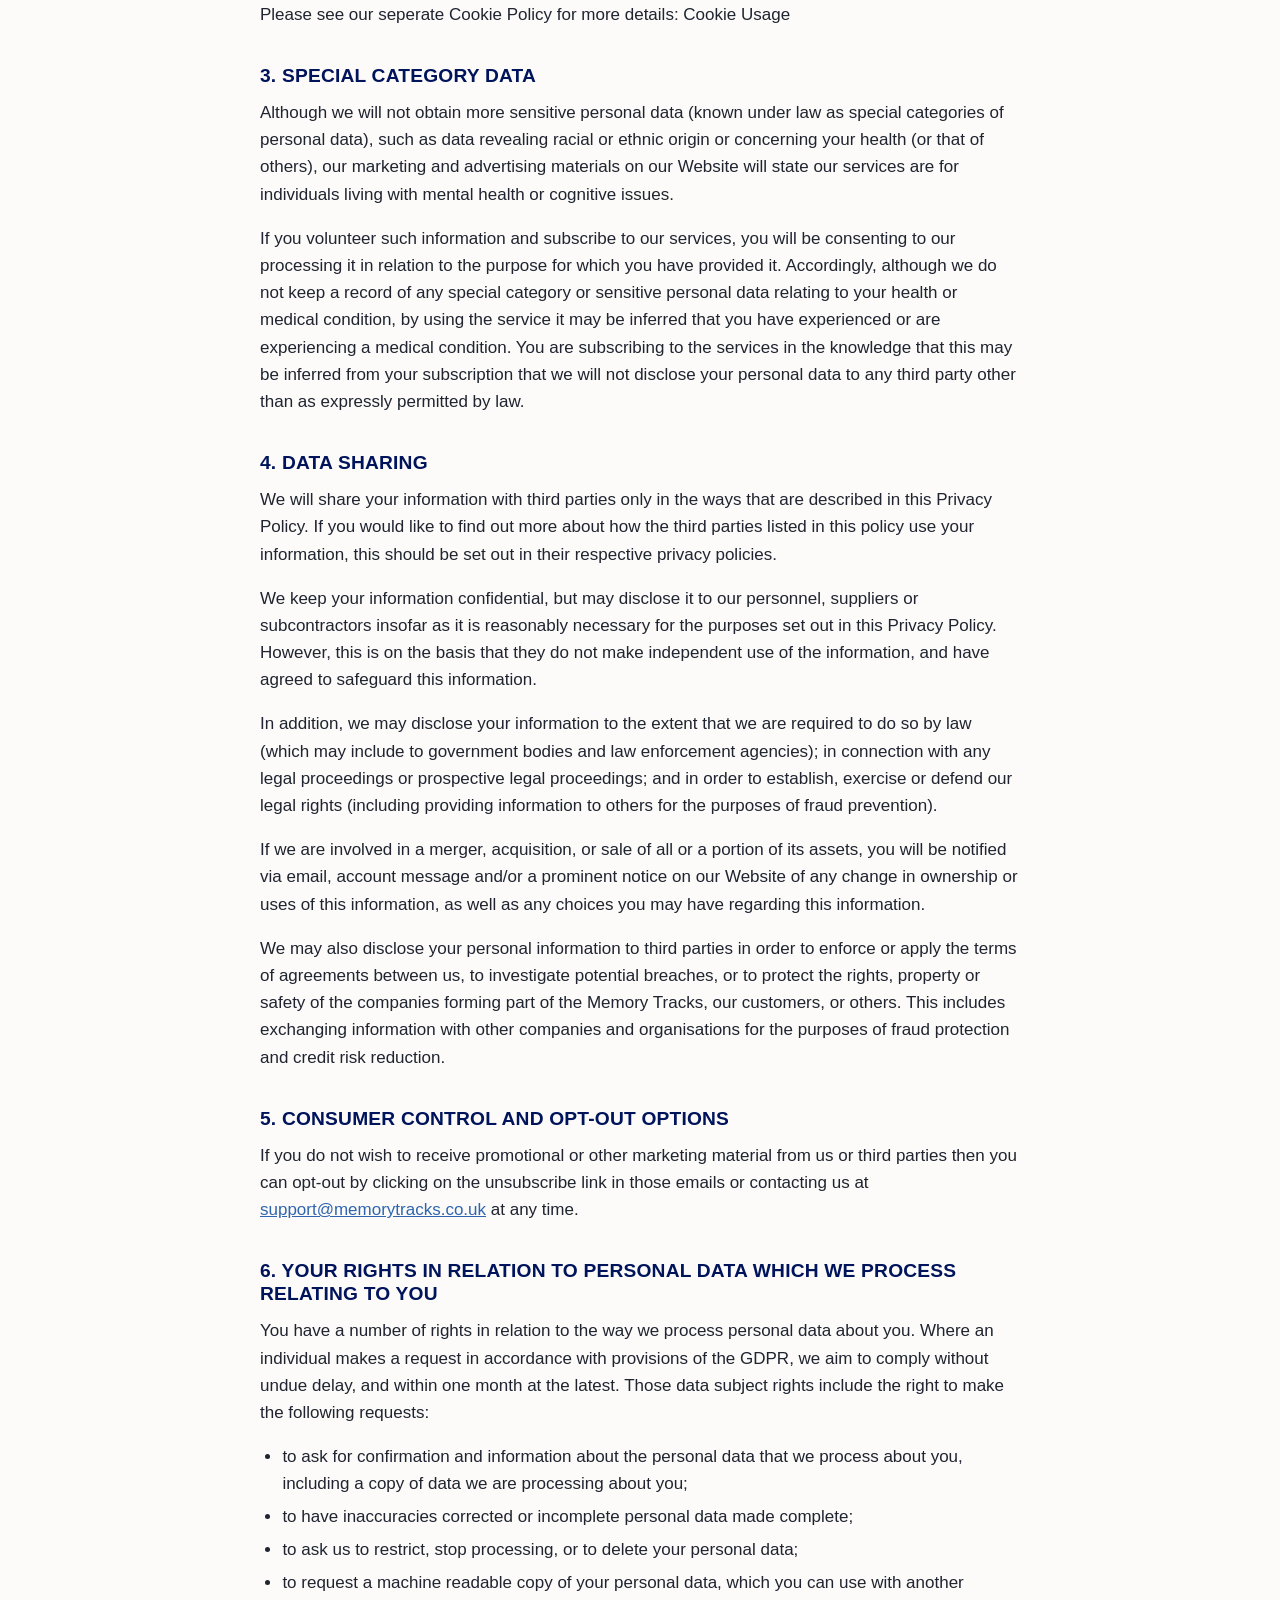
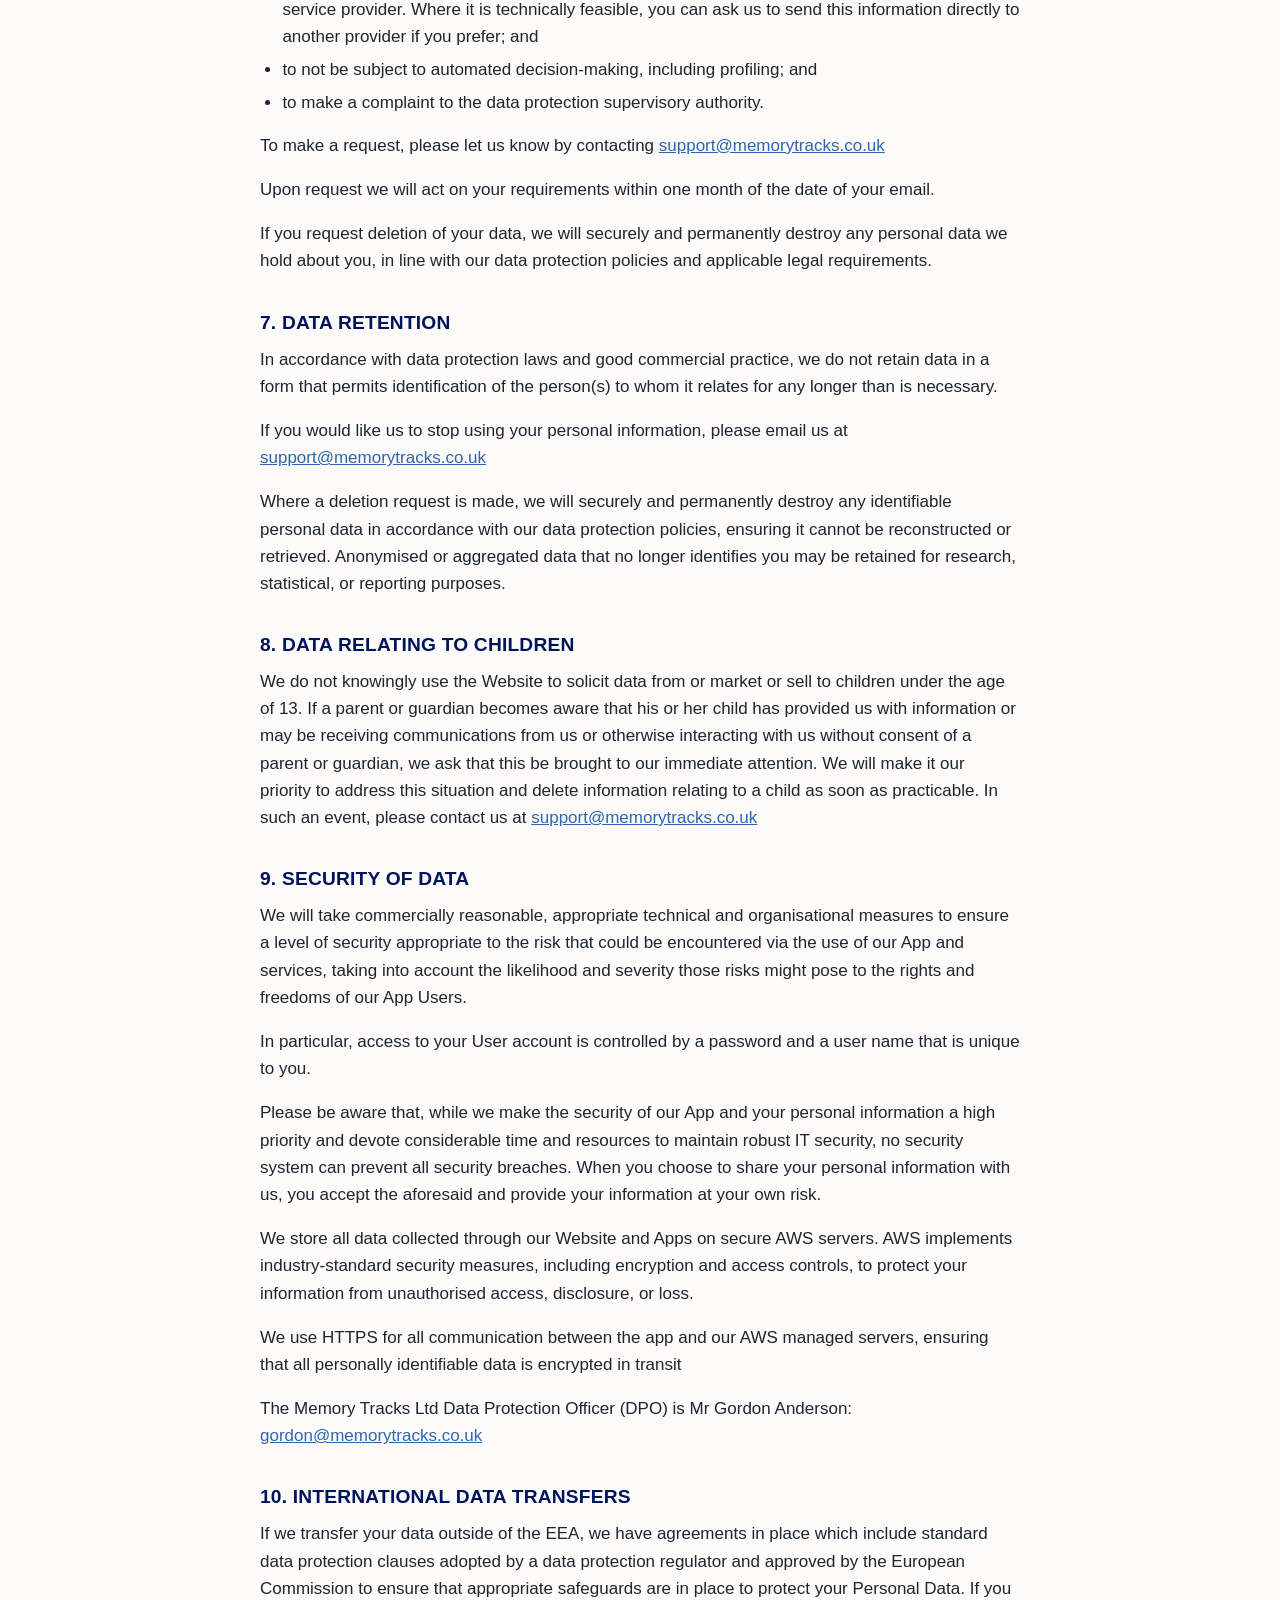
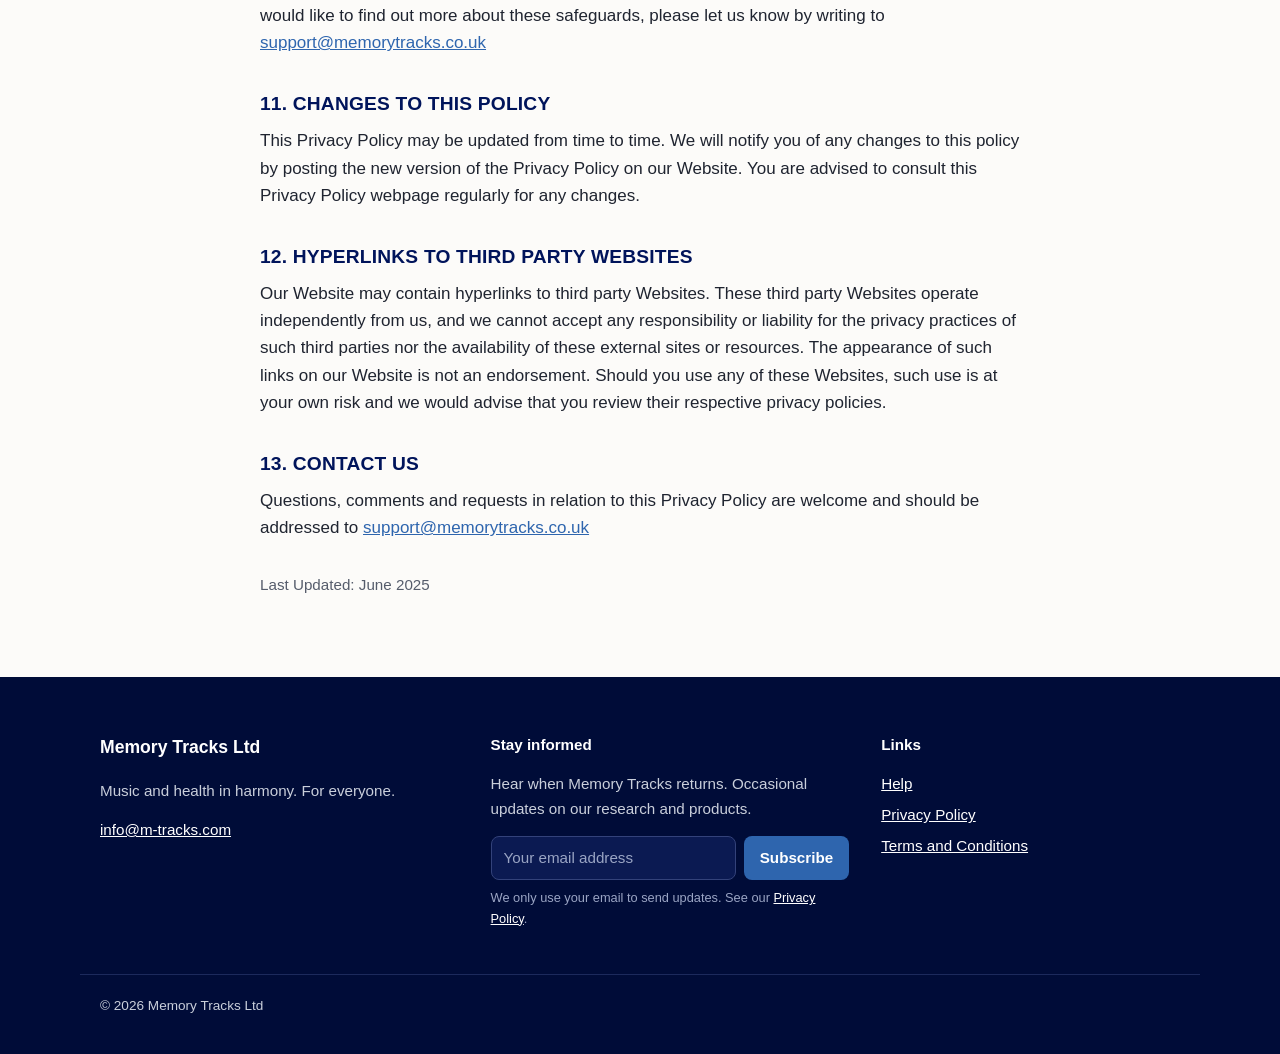
<file: m-tracks-site-step7/app-privacy-policy.html>
<!DOCTYPE html>
<html lang="en-GB">
<head>
  <meta charset="utf-8">
  <meta name="viewport" content="width=device-width, initial-scale=1">
  <title>Privacy Policy | Memory Tracks</title>
  <meta name="description" content="How Memory Tracks Ltd processes personal data for the MedTracks, LifeTracks and Memory Tracks apps and the m-tracks.com website.">
  <link rel="canonical" href="https://www.m-tracks.com/app-privacy-policy">

  <!-- Open Graph (for link previews on LinkedIn, Facebook, WhatsApp) -->
  <meta property="og:type" content="website">
  <meta property="og:title" content="Privacy Policy | Memory Tracks">
  <meta property="og:description" content="How Memory Tracks Ltd processes personal data for the MedTracks, LifeTracks and Memory Tracks apps and the m-tracks.com website.">
  <meta property="og:url" content="https://www.m-tracks.com/app-privacy-policy">
  <meta property="og:image" content="https://www.m-tracks.com/images/memory-tracks-logo-512.png">

  <link rel="icon" type="image/png" href="/favicon.png">
  <link rel="apple-touch-icon" href="/apple-touch-icon.png">
  <link rel="stylesheet" href="/css/style.css?v=7">
  <script src="/js/main.js?v=7" defer></script>
</head>
<body>
  <a class="skip-link" href="#main">Skip to content</a>

  <header class="site-header">
    <div class="container header-inner">
      <a class="brand" href="/" aria-label="Memory Tracks home">
        <img class="brand-mark" src="/images/memory-tracks-logo.png" width="50" height="64" alt="">
        <span class="brand-name">Memory Tracks</span>
      </a>
      <button class="nav-toggle" aria-expanded="false" aria-controls="site-nav">
        <span class="nav-toggle-bar" aria-hidden="true"></span>
        <span class="visually-hidden">Menu</span>
      </button>
      <nav id="site-nav" class="site-nav" aria-label="Main">
        <ul>
          <li><a href="/">Home</a></li>
          <li><a href="/medtracks">MedTracks</a></li>
          <li><a href="/research">Research</a></li>
          <li><a href="/about">About</a></li>
          <li><a href="/contact" class="nav-cta">Contact</a></li>
        </ul>
      </nav>
    </div>
  </header>

  <main id="main">
    <section class="page-hero">
      <div class="container">
        <p class="eyebrow">Legal</p>
        <h1>App Privacy Policy (MedTracks, LifeTracks, Memory Tracks)</h1>
      </div>
    </section>

    <div class="container legal">
        <p>This Privacy Policy explains how Memory Tracks Ltd (“Memory Tracks”), will process the data relating to you that you provide to us (or that we may collect) when you register and use the MedTracks, LifeTracks or Memory Tracks mobile applications (“the APP”) and online services on our Website (“the Website"). The Memory Tracks website address is <a href="https://www.m-tracks.com">www.m-tracks.com</a></p>
        <p>This privacy policy applies only to the actions of Memory Tracks and any third party who accesses the App or our Website and is not either (i) employed by Memory Tracks and acting in the course of their employment or (ii) engaged as a consultant or otherwise providing services to Memory Tracks and accessing the App or Website in connection with the provision of such services (“the Users”).</p>
        <p>At Memory Tracks, we are committed to protecting and respecting your privacy</p>
        <h2>1. INTRODUCTION AND GENERAL TERMS</h2>
        <p>The Apps and any associated website pages are operated by Memory Tracks (“we”, “us”, “our” or “Memory Tracks”), a company incorporated in England &amp; Wales with company number 10791734 whose registered office is at Flat 2, Grove House, Blackheath Grove, London, SE3 0DG.</p>
        <p>Where we decide the purpose and means for the processing of personal data relating to you, we are the “controller”. As controller, we will comply with all applicable data protection laws, including the General Data Protection Regulation 2016/679 and Data Protection Act 2018.</p>
        <p>If you have any questions or comments about this Privacy Policy please contact us at:</p>
        <p>Email: <a href="mailto:support@memorytracks.co.uk">support@memorytracks.co.uk</a></p>
        <p>Please read this Privacy Policy carefully as it contains important information about the following:</p>
        <ul>
          <li>What information Memory Tracks may collect about you or receive from others;</li>
          <li>How and why Memory Tracks will use that information;</li>
          <li>Whether Memory Tracks will disclose information about you to anyone else; and</li>
          <li>Your choices and rights regarding the personal information we hold about you.</li>
        </ul>
        <p>This Privacy Policy should be read in conjunction with our other policies and procedures, Website terms and conditions, notices or agreements with you, as may be relevant.</p>
        <h2>2. INFORMATION WE MAY COLLECT ABOUT YOU</h2>
        <p>We collect and process the following information which may include your personal data:</p>
        <h3>Customer Services (including visiting our App and Website)</h3>
        <h4>Type of information</h4>
        <p>We may ask you for, or you may submit, personal and non-personal information to us when contacting us through the App or our Website in relation to the products and services that we offer.</p>
        <p>Personal data that we may obtain includes:</p>
        <ul>
          <li>your first and last name</li>
          <li>email address</li>
          <li>phone number(s)</li>
          <li>your username (typically your email address) and password</li>
          <li>any other personal information you voluntarily provide</li>
        </ul>
        <h4>Purpose of the processing and legal basis for the processing</h4>
        <p>We may legally process the personal information that we hold on the basis that we have a legitimate interest, under our legal obligations and/or for the performance of a contract, including processing for the following purposes:</p>
        <ul>
          <li>to provide you with information about the products and services that we offer, including news about Memory Tracks that may be of interest to you</li>
          <li>to set up and administer your user account</li>
          <li>to enter into and perform our contract for sales of our products and services;</li>
          <li>to respond to your enquires when you contact us through the App or our Website by telephone, post or email</li>
          <li>to resolve issues or fix problems in relation to the App</li>
        </ul>
        <h4>Who is this information shared with?</h4>
        <p>We keep your information confidential. We will not sell your information. We may disclose your information to our personnel and to third party suppliers or subcontractors (including our employees, independent agents and/or professional advisors and third party payment providers who process payments made via the App or on our Website to support payment and enquiries).</p>
        <p>If we do share your information, we will only do so insofar as it is reasonable or necessary for the operation of our business, including for the purposes set out in this Privacy Policy, and provided that the recipients do not make independent use of the information and have agreed to adhere to the rules set out in this Privacy Policy.</p>
        <p>In some instances, this data sharing may involve the transfer of information outside the EU. Please see our section on International Data Transfers below.</p>
        <h3>Setting Up Your Account.</h3>
        <h4>Type of information</h4>
        <p>When you set up your user account, we will ask you to provide us with personal information, which may include the following:</p>
        <ul>
          <li>full name</li>
          <li>year of birth</li>
          <li>country of birth and childhood</li>
          <li>information about your preferences and interests</li>
          <li>operating system you are using (which is automatically collected)</li>
        </ul>
        <h4>Purpose of the processing and legal basis for the processing</h4>
        <p>We may legally process the personal information that we collect on the basis that we have a legitimate interest, under our legal obligations and/or in the performance of a contract:</p>
        <ul>
          <li>to register and administer your user account</li>
          <li>to respond to your enquiries</li>
          <li>to make improvements to the App content and navigation</li>
          <li>to identify and improve our understanding of our current Users</li>
        </ul>
        <h4>Who is this information shared with?</h4>
        <p>We keep your information confidential. We will not sell your information. We may disclose your information to our personnel and to third party suppliers or subcontractors (including our employees, independent agents and/or professional advisors and third party payment providers who process payments made via the App or on our Website to support payment and enquiries.</p>
        <p>If we do share your information, we will only do so insofar as it is reasonably necessary for the purposes set out in this Privacy Policy, and provided that the recipients do not make independent use of the information and have agreed to adhere to the rules set out in this Privacy Policy.</p>
        <p>In some instances, this data sharing may involve the transfer of information outside the EU. Please see our section on International Data Transfers below.</p>
        <h3>Making any inferences that you have specific health or medical condition</h3>
        <h4>Type of information</h4>
        <p>There is no special or sensitive category data processed or collected by the app or service. However, given the nature of the services, it may be inferred that a particular user has a specific medical condition, such as dementia. Accordingly, we have sought to adopt best practice and flag this up to you before you subscribe to the services.</p>
        <h4>Purpose of the processing and legal basis for the processing</h4>
        <p>The processing is necessary for the purposes of preventive or occupational medicine, for the assessment of the working capacity of the employee, medical diagnosis, the provision of health or social care or treatment or the management of health or social care systems and services on the basis of Union or Member State law or pursuant to contract with a health professional</p>
        <h4>Who is this information shared with?</h4>
        <p>We do not share any information which may allow such an inference to be drawn, other than as set out above or otherwise permitted by law</p>
        <h3>Marketing and Advertising</h3>
        <h4>Type of information</h4>
        <h4>Purpose of the processing and legal basis for the processing</h4>
        <p>Where we provide you with information about our products, services or offers (such as via our email updates), we will only use your personal information in this way in accordance with laws relating to marketing directly to individuals, and in the pursuit of our legitimate interest of marketing our business.</p>
        <p>In some cases, we will do this on the basis that you have provided your consent (including where you submit your details.)</p>
        <p>If you change your mind, you may opt-out at any time via the unsubscribe feature that appears in our emails or by emailing  <a href="mailto:support@memorytracks.co.uk">support@memorytracks.co.uk</a></p>
        <p>We will not share with any other third party the personal information that we obtain about you for the purposes of marketing, unless you have provided your consent or it is otherwise lawful for us to do so.</p>
        <p>If you would like us to delete the personal information that we have received about you from these sites, please email us at <a href="mailto:support@memorytracks.co.uk">support@memorytracks.co.uk</a></p>
        <p>If you do not want us to receive further information about you from these sites, you should also contact the sites directly to turn off the ‘follow’ setting.</p>
        <h3>Data Analytics and Cookies</h3>
        <p>We may use cookies to understand how users interact with our App and Website.</p>
        <p>As you interact with our App and website, we may automatically collect data about your browsing activities. We use cookies to collect and log analytical information such as the date, times and frequency with which you access the App.</p>
        <p>This processing is necessary for us to pursue our legitimate interest in improving the App, and providing a more relevant service to our customers.</p>
        <p>This information is not used to develop a personal profile of you.</p>
        <p>Please see our seperate Cookie Policy for more details: Cookie Usage</p>
        <h2>3. SPECIAL CATEGORY DATA</h2>
        <p>Although we will not obtain more sensitive personal data (known under law as special categories of personal data), such as data revealing racial or ethnic origin or concerning your health (or that of others), our marketing and advertising materials on our Website will state our services are for individuals living with mental health or cognitive issues.</p>
        <p>If you volunteer such information and subscribe to our services, you will be consenting to our processing it in relation to the purpose for which you have provided it. Accordingly, although we do not keep a record of any special category or sensitive personal data relating to your health or medical condition, by using the service it may be inferred that you have experienced or are experiencing a medical condition. You are subscribing to the services in the knowledge that this may be inferred from your subscription that we will not disclose your personal data to any third party other than as expressly permitted by law.</p>
        <h2>4. DATA SHARING</h2>
        <p>We will share your information with third parties only in the ways that are described in this Privacy Policy. If you would like to find out more about how the third parties listed in this policy use your information, this should be set out in their respective privacy policies.</p>
        <p>We keep your information confidential, but may disclose it to our personnel, suppliers or subcontractors insofar as it is reasonably necessary for the purposes set out in this Privacy Policy. However, this is on the basis that they do not make independent use of the information, and have agreed to safeguard this information.</p>
        <p>In addition, we may disclose your information to the extent that we are required to do so by law (which may include to government bodies and law enforcement agencies); in connection with any legal proceedings or prospective legal proceedings; and in order to establish, exercise or defend our legal rights (including providing information to others for the purposes of fraud prevention).</p>
        <p>If we are involved in a merger, acquisition, or sale of all or a portion of its assets, you will be notified via email, account message and/or a prominent notice on our Website of any change in ownership or uses of this information, as well as any choices you may have regarding this information.</p>
        <p>We may also disclose your personal information to third parties in order to enforce or apply the terms of agreements between us, to investigate potential breaches, or to protect the rights, property or safety of the companies forming part of the Memory Tracks, our customers, or others. This includes exchanging information with other companies and organisations for the purposes of fraud protection and credit risk reduction.</p>
        <h2>5. CONSUMER CONTROL AND OPT-OUT OPTIONS</h2>
        <p>If you do not wish to receive promotional or other marketing material from us or third parties then you can opt-out by clicking on the unsubscribe link in those emails or contacting us at <a href="mailto:support@memorytracks.co.uk">support@memorytracks.co.uk</a> at any time.</p>
        <h2>6. YOUR RIGHTS IN RELATION TO PERSONAL DATA WHICH WE PROCESS RELATING TO YOU</h2>
        <p>You have a number of rights in relation to the way we process personal data about you. Where an individual makes a request in accordance with provisions of the GDPR, we aim to comply without undue delay, and within one month at the latest. Those data subject rights include the right to make the following requests:</p>
        <ul>
          <li>to ask for confirmation and information about the personal data that we process about you, including a copy of data we are processing about you;</li>
          <li>to have inaccuracies corrected or incomplete personal data made complete;</li>
          <li>to ask us to restrict, stop processing, or to delete your personal data;</li>
          <li>to request a machine readable copy of your personal data, which you can use with another service provider. Where it is technically feasible, you can ask us to send this information directly to another provider if you prefer; and</li>
          <li>to not be subject to automated decision-making, including profiling; and</li>
          <li>to make a complaint to the data protection supervisory authority.</li>
        </ul>
        <p>To make a request, please let us know by contacting  <a href="mailto:support@memorytracks.co.uk">support@memorytracks.co.uk</a></p>
        <p>Upon request we will act on your requirements within one month of the date of your email.</p>
        <p>If you request deletion of your data, we will securely and permanently destroy any personal data we hold about you, in line with our data protection policies and applicable legal requirements.</p>
        <h2>7. DATA RETENTION</h2>
        <p>In accordance with data protection laws and good commercial practice, we do not retain data in a form that permits identification of the person(s) to whom it relates for any longer than is necessary.</p>
        <p>If you would like us to stop using your personal information, please email us at <a href="mailto:support@memorytracks.co.uk">support@memorytracks.co.uk</a></p>
        <p>Where a deletion request is made, we will securely and permanently destroy any identifiable personal data in accordance with our data protection policies, ensuring it cannot be reconstructed or retrieved. Anonymised or aggregated data that no longer identifies you may be retained for research, statistical, or reporting purposes.</p>
        <h2>8. DATA RELATING TO CHILDREN</h2>
        <p>We do not knowingly use the Website to solicit data from or market or sell to children under the age of 13. If a parent or guardian becomes aware that his or her child has provided us with information or may be receiving communications from us or otherwise interacting with us without consent of a parent or guardian, we ask that this be brought to our immediate attention. We will make it our priority to address this situation and delete information relating to a child as soon as practicable. In such an event, please contact us at <a href="mailto:support@memorytracks.co.uk">support@memorytracks.co.uk</a></p>
        <h2>9. SECURITY OF DATA</h2>
        <p>We will take commercially reasonable, appropriate technical and organisational measures to ensure a level of security appropriate to the risk that could be encountered via the use of our App and services, taking into account the likelihood and severity those risks might pose to the rights and freedoms of our App Users.</p>
        <p>In particular, access to your User account is controlled by a password and a user name that is unique to you.</p>
        <p>Please be aware that, while we make the security of our App and your personal information a high priority and devote considerable time and resources to maintain robust IT security, no security system can prevent all security breaches. When you choose to share your personal information with us, you accept the aforesaid and provide your information at your own risk.</p>
        <p>We store all data collected through our Website and Apps on secure AWS servers. AWS implements industry-standard security measures, including encryption and access controls, to protect your information from unauthorised access, disclosure, or loss.</p>
        <p>We use HTTPS for all communication between the app and our AWS managed servers, ensuring that all personally identifiable data is encrypted in transit</p>
        <p>The Memory Tracks Ltd Data Protection Officer (DPO) is Mr Gordon Anderson: <a href="mailto:gordon@memorytracks.co.uk">gordon@memorytracks.co.uk</a></p>
        <h2>10. INTERNATIONAL DATA TRANSFERS</h2>
        <p>If we transfer your data outside of the EEA, we have agreements in place which include standard data protection clauses adopted by a data protection regulator and approved by the European Commission to ensure that appropriate safeguards are in place to protect your Personal Data. If you would like to find out more about these safeguards, please let us know by writing to <a href="mailto:support@memorytracks.co.uk">support@memorytracks.co.uk</a></p>
        <h2>11. CHANGES TO THIS POLICY</h2>
        <p>This Privacy Policy may be updated from time to time. We will notify you of any changes to this policy by posting the new version of the Privacy Policy on our Website. You are advised to consult this Privacy Policy webpage regularly for any changes.</p>
        <h2>12. HYPERLINKS TO THIRD PARTY WEBSITES</h2>
        <p>Our Website may contain hyperlinks to third party Websites. These third party Websites operate independently from us, and we cannot accept any responsibility or liability for the privacy practices of such third parties nor the availability of these external sites or resources. The appearance of such links on our Website is not an endorsement. Should you use any of these Websites, such use is at your own risk and we would advise that you review their respective privacy policies.</p>
        <h2>13. CONTACT US</h2>
        <p>Questions, comments and requests in relation to this Privacy Policy are welcome and should be addressed to <a href="mailto:support@memorytracks.co.uk">support@memorytracks.co.uk</a></p>
        <p class="legal-updated">Last Updated: June 2025</p>
    </div>
  </main>

  <footer class="site-footer">
    <div class="container footer-inner">
      <div>
        <p class="footer-brand">Memory Tracks Ltd</p>
        <p>Music and health in harmony. For everyone.</p>
        <p><a href="mailto:info@m-tracks.com">info@m-tracks.com</a></p>
      </div>
      <div>
        <p class="footer-heading" id="updates-heading">Stay informed</p>
        <p>Hear when Memory Tracks returns. Occasional updates on our research and products.</p>
        <form class="signup" action="/contact.php" method="post" aria-labelledby="updates-heading">
          <input type="hidden" name="form_type" value="newsletter">
          <div class="hp" aria-hidden="true">
            <label>Leave this empty <input type="text" name="website" tabindex="-1" autocomplete="off"></label>
          </div>
          <label class="visually-hidden" for="signup-email">Email address</label>
          <input id="signup-email" type="email" name="email" required placeholder="Your email address" autocomplete="email">
          <button type="submit">Subscribe</button>
        </form>
        <p class="signup-note">We only use your email to send updates. See our <a href="/app-privacy-policy">Privacy Policy</a>.</p>
      </div>
      <nav aria-label="Footer">
        <p class="footer-heading">Links</p>
        <ul>
          <li><a href="/help">Help</a></li>
          <li><a href="/app-privacy-policy">Privacy Policy</a></li>
          <li><a href="/app-terms-and-conditions">Terms and Conditions</a></li>
          <!-- TODO: add social links (LinkedIn, Facebook, Instagram, YouTube, Bluesky, Threads) -->
        </ul>
      </nav>
    </div>
    <div class="container footer-base">
      <p>&copy; <span id="year">2026</span> Memory Tracks Ltd</p>
    </div>
  </footer>
</body>
</html>
</file>
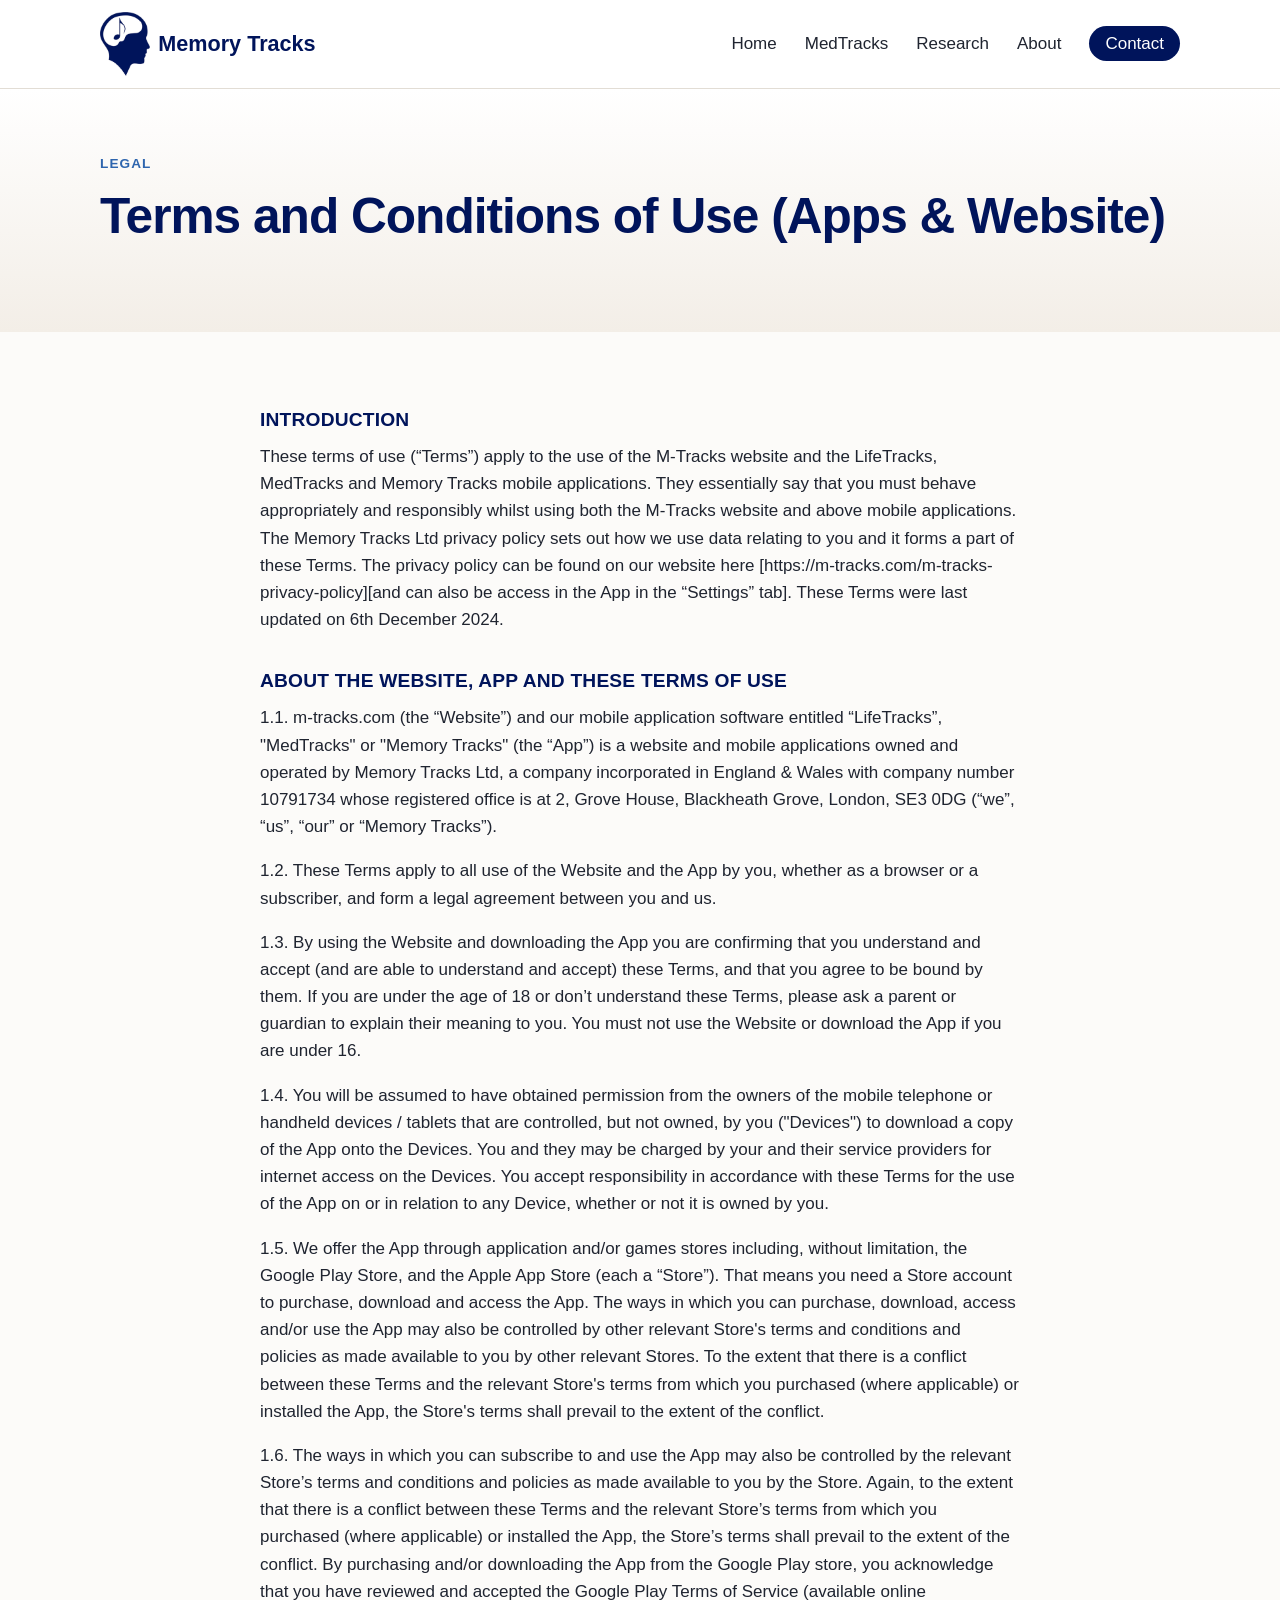
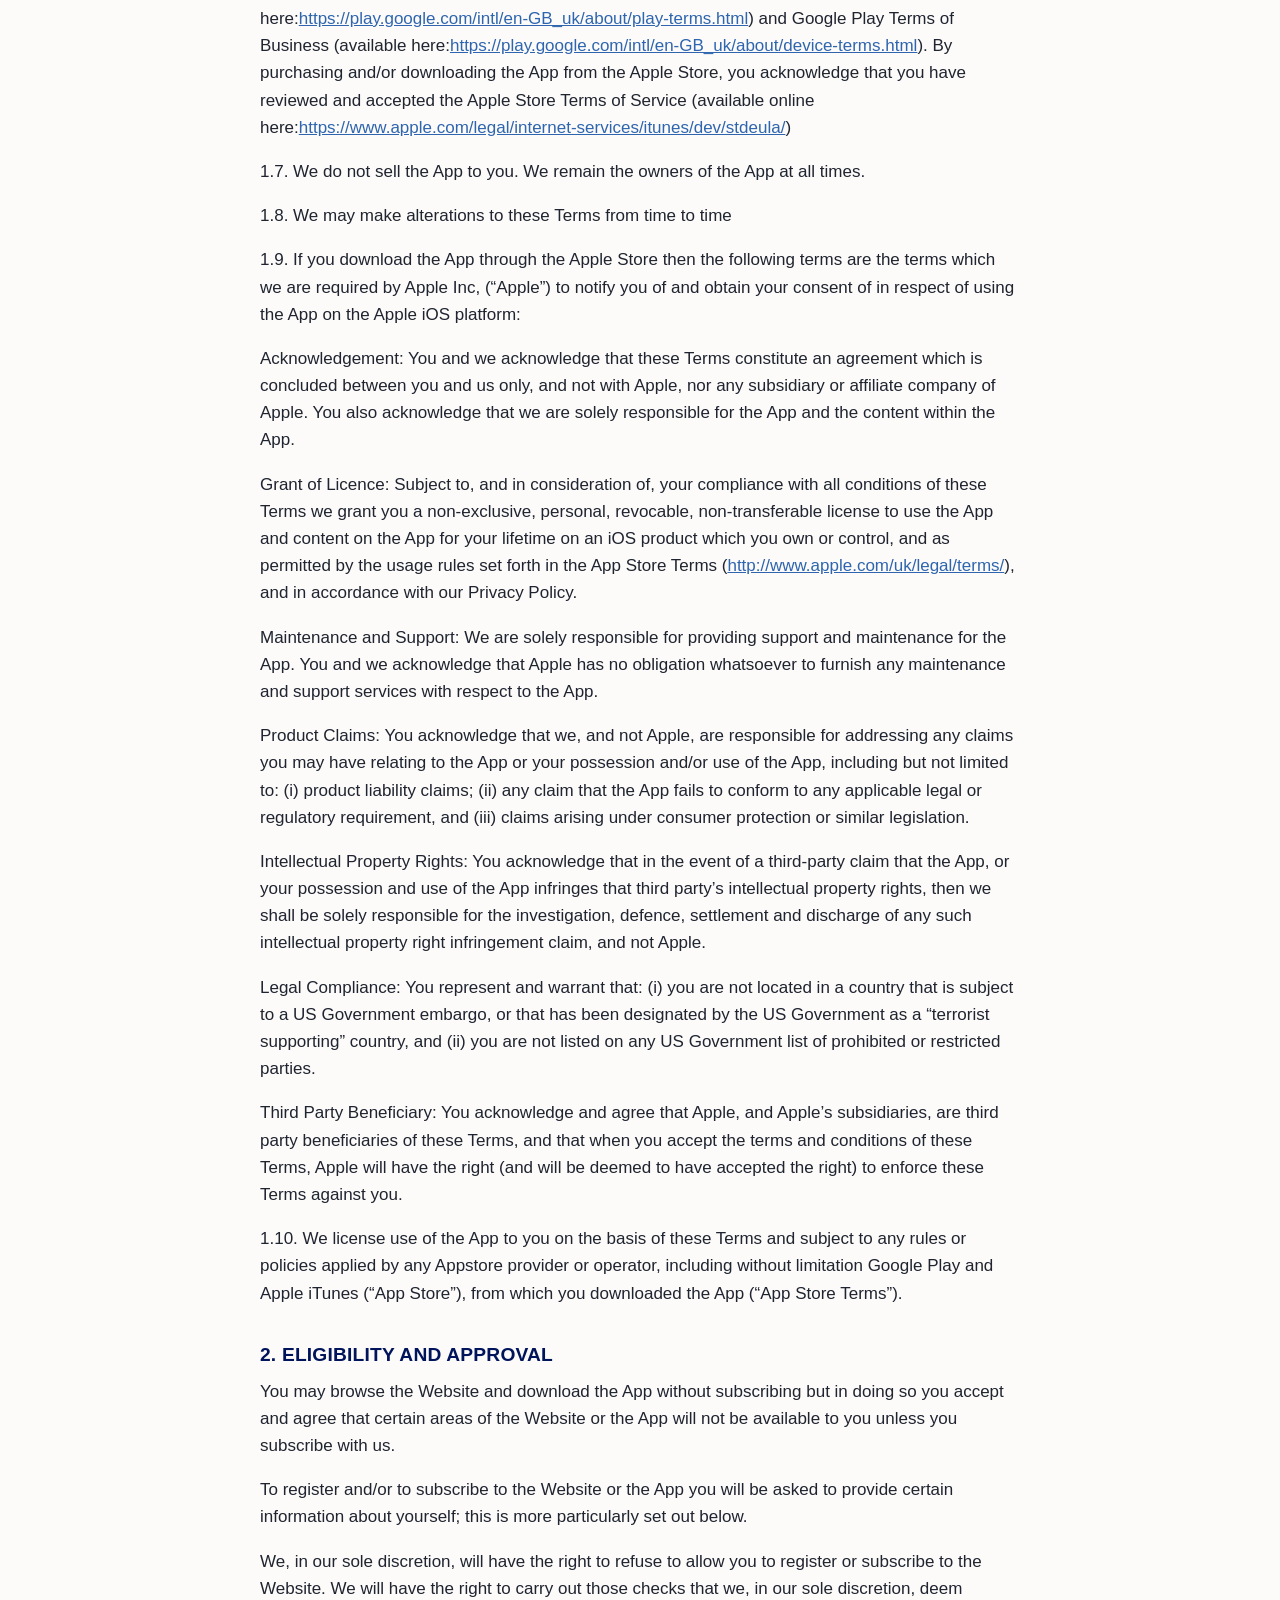
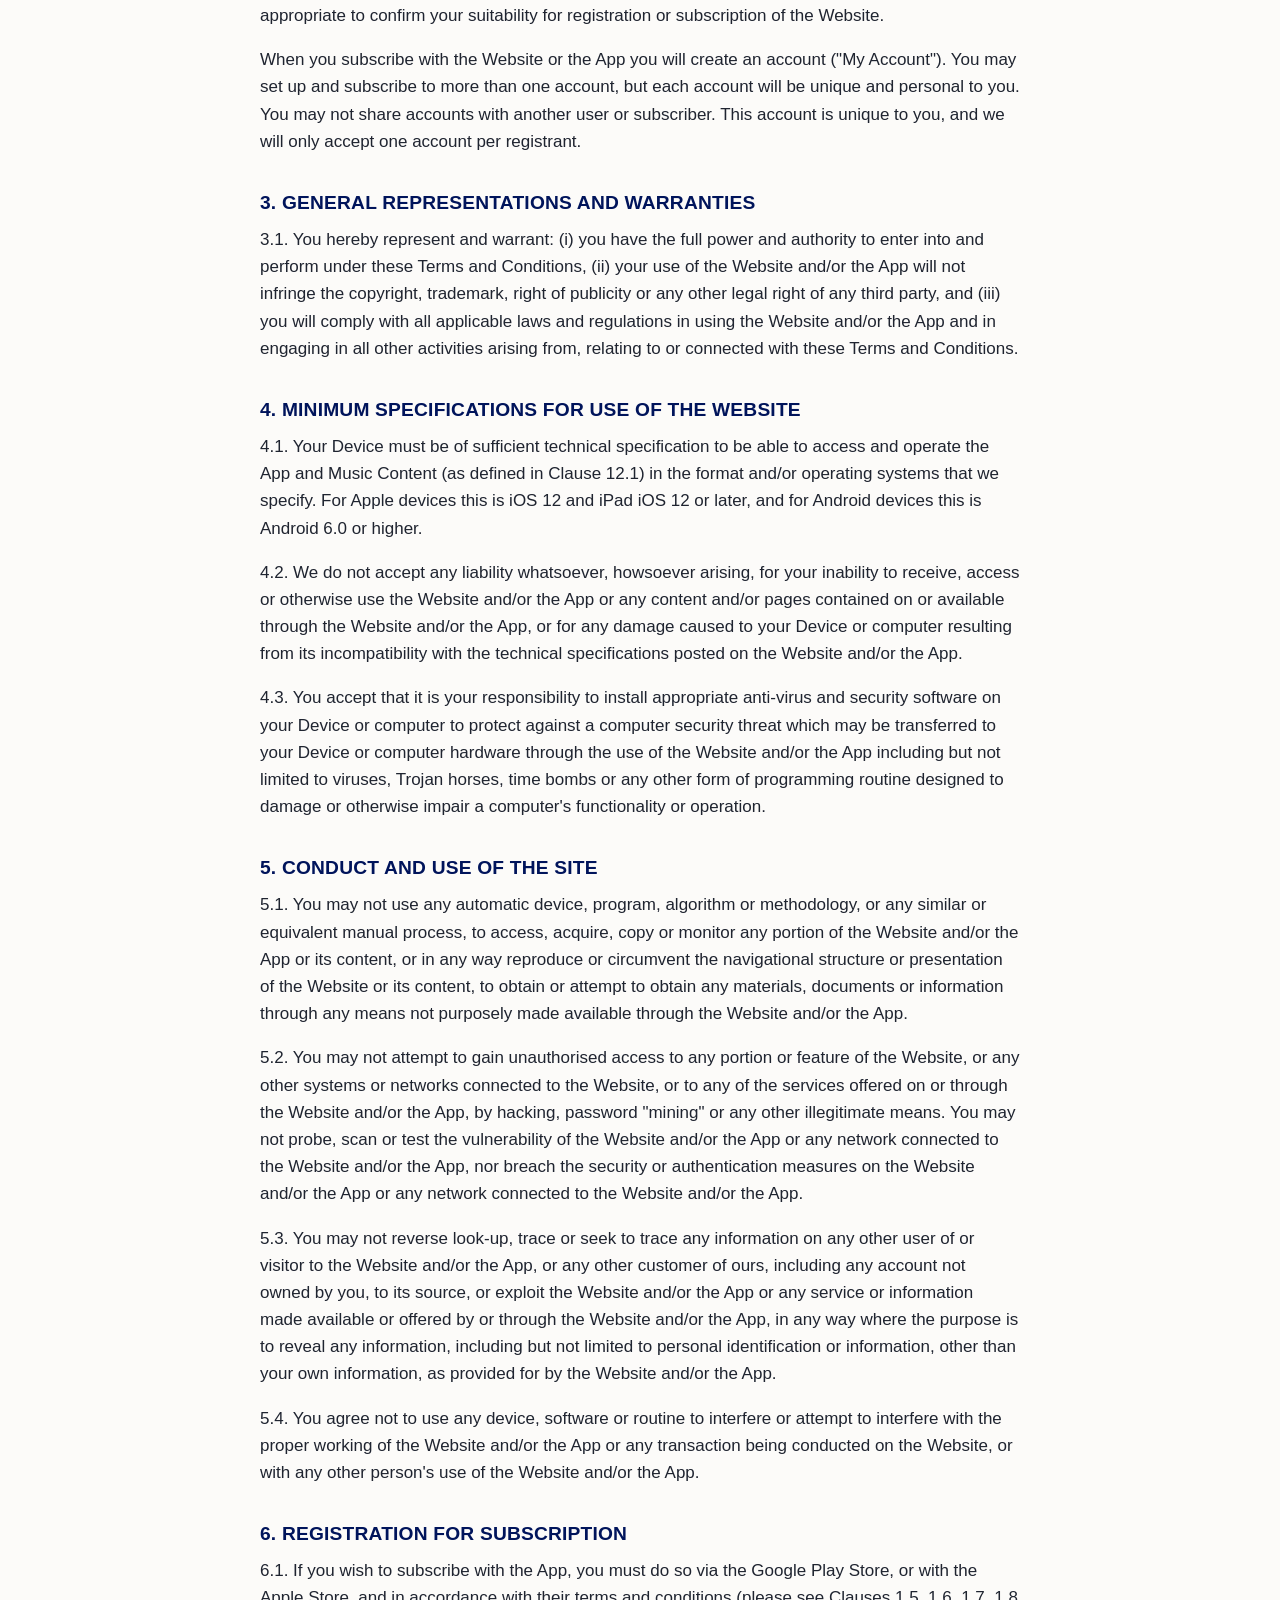
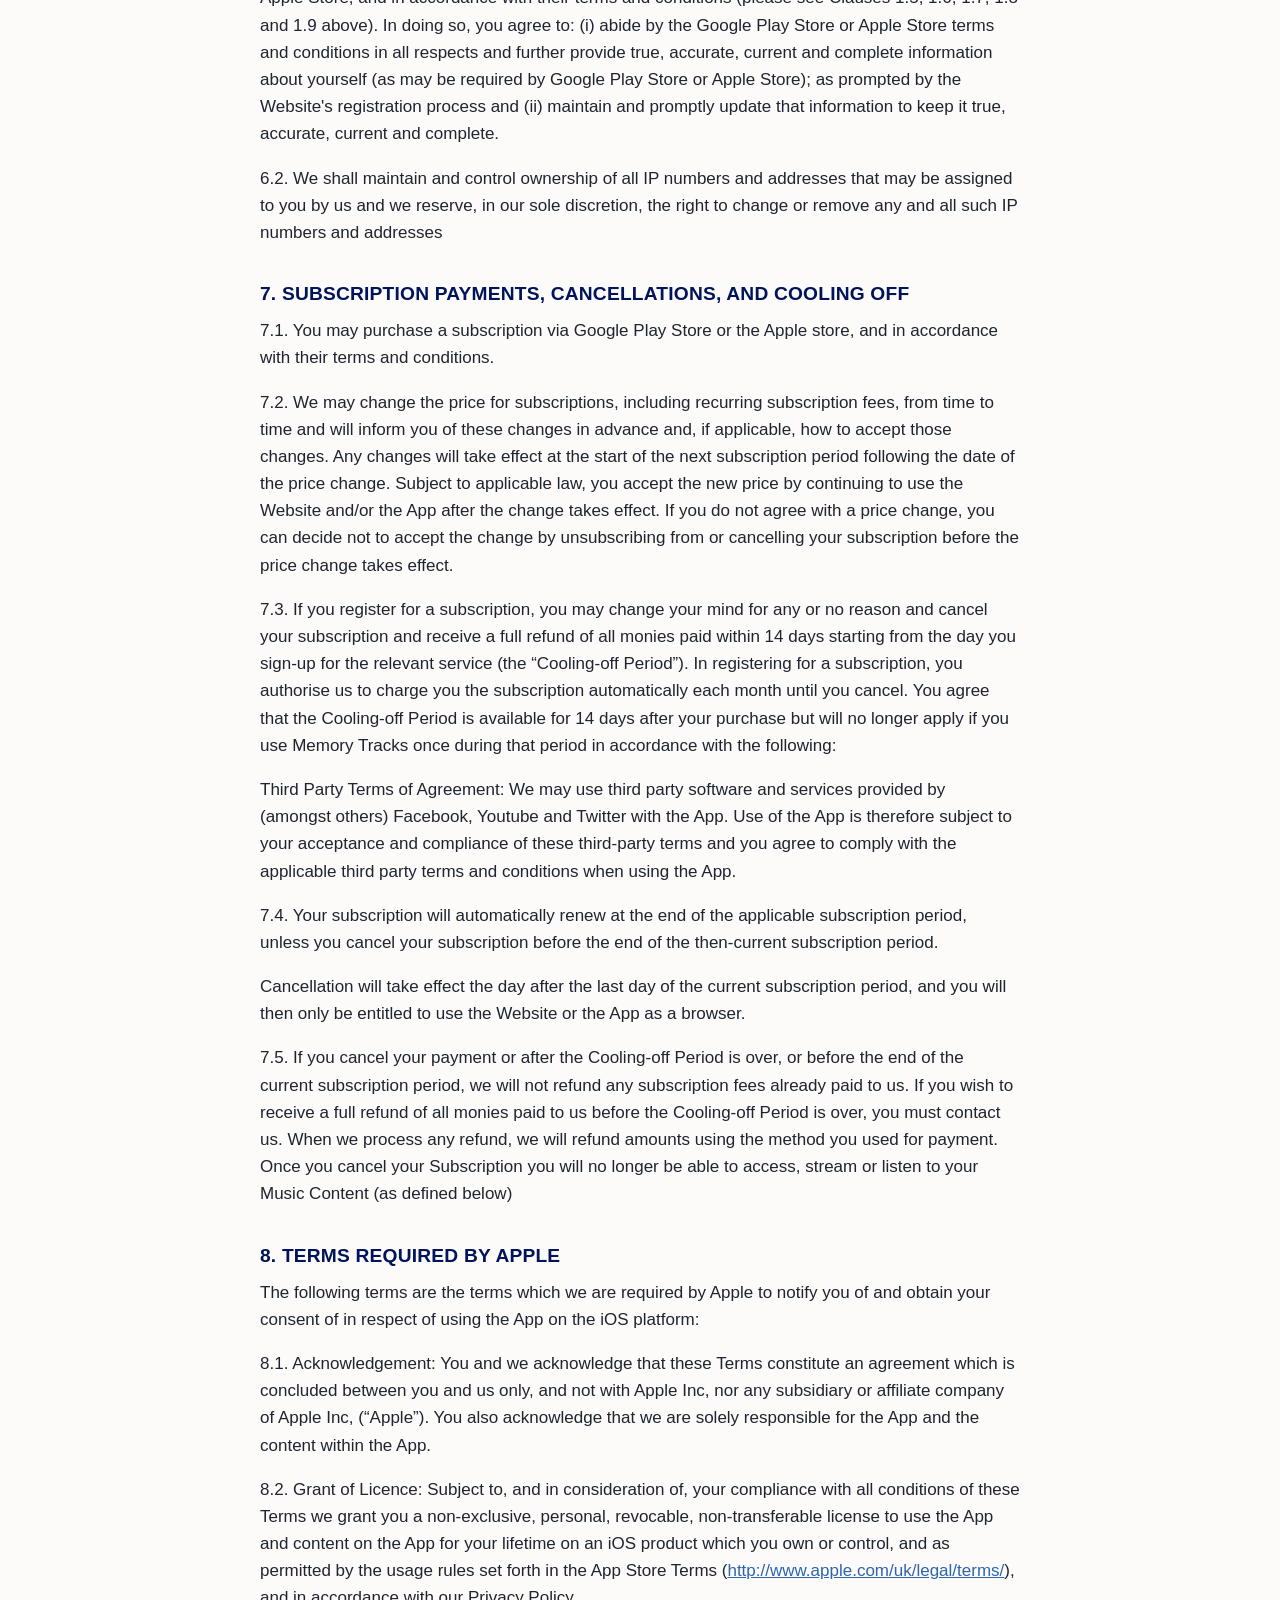
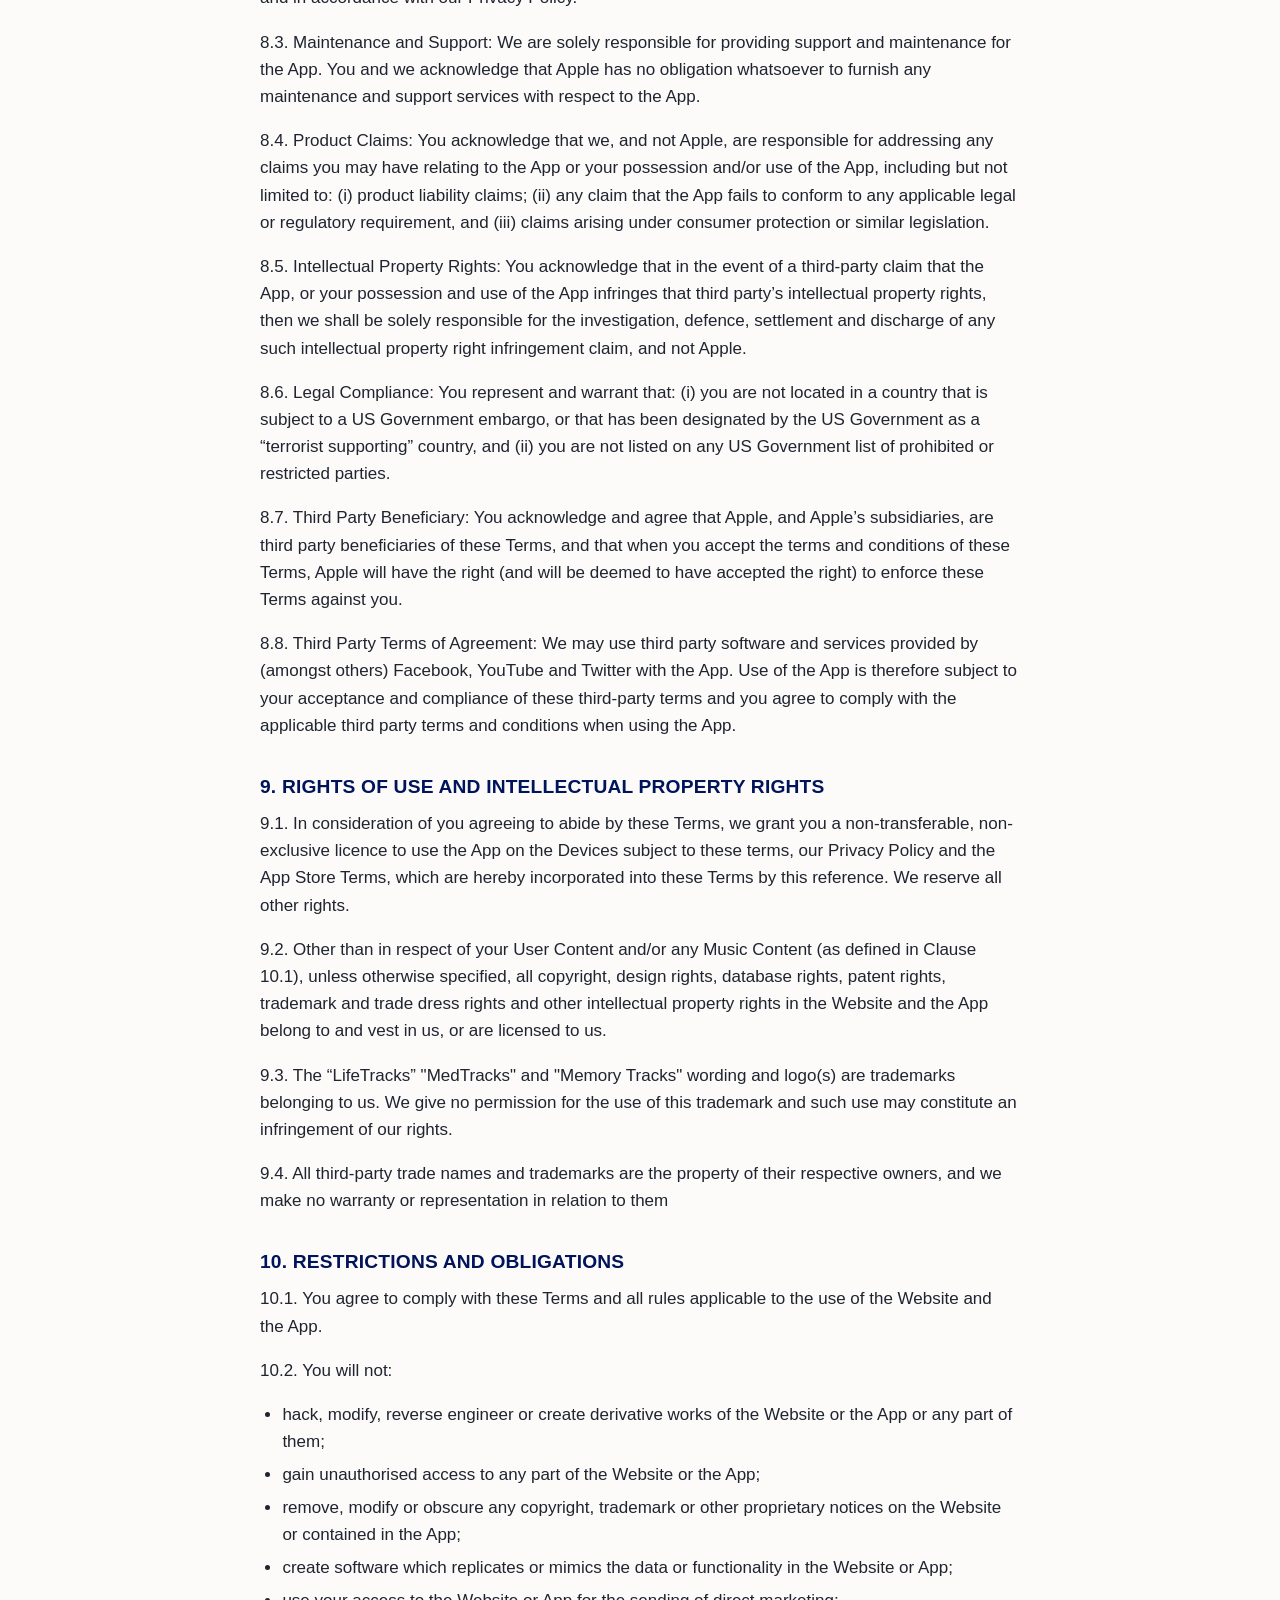
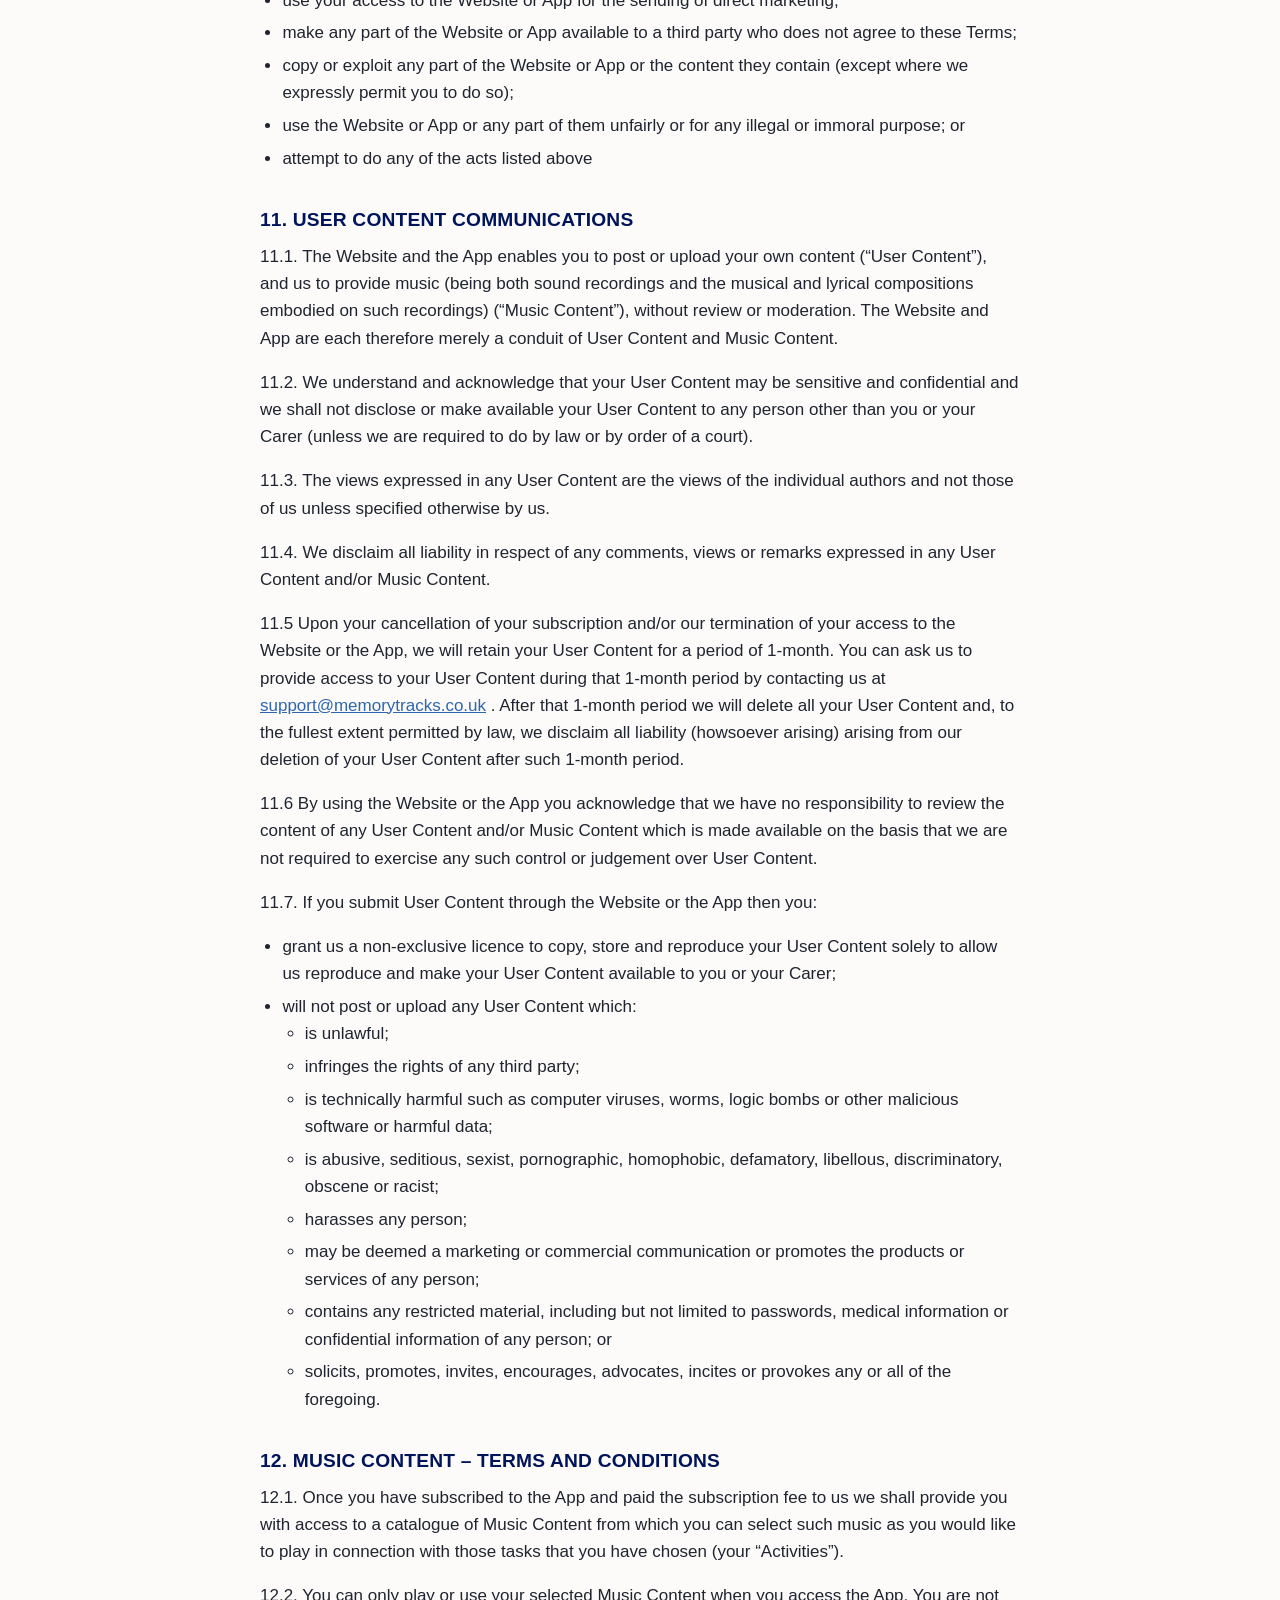
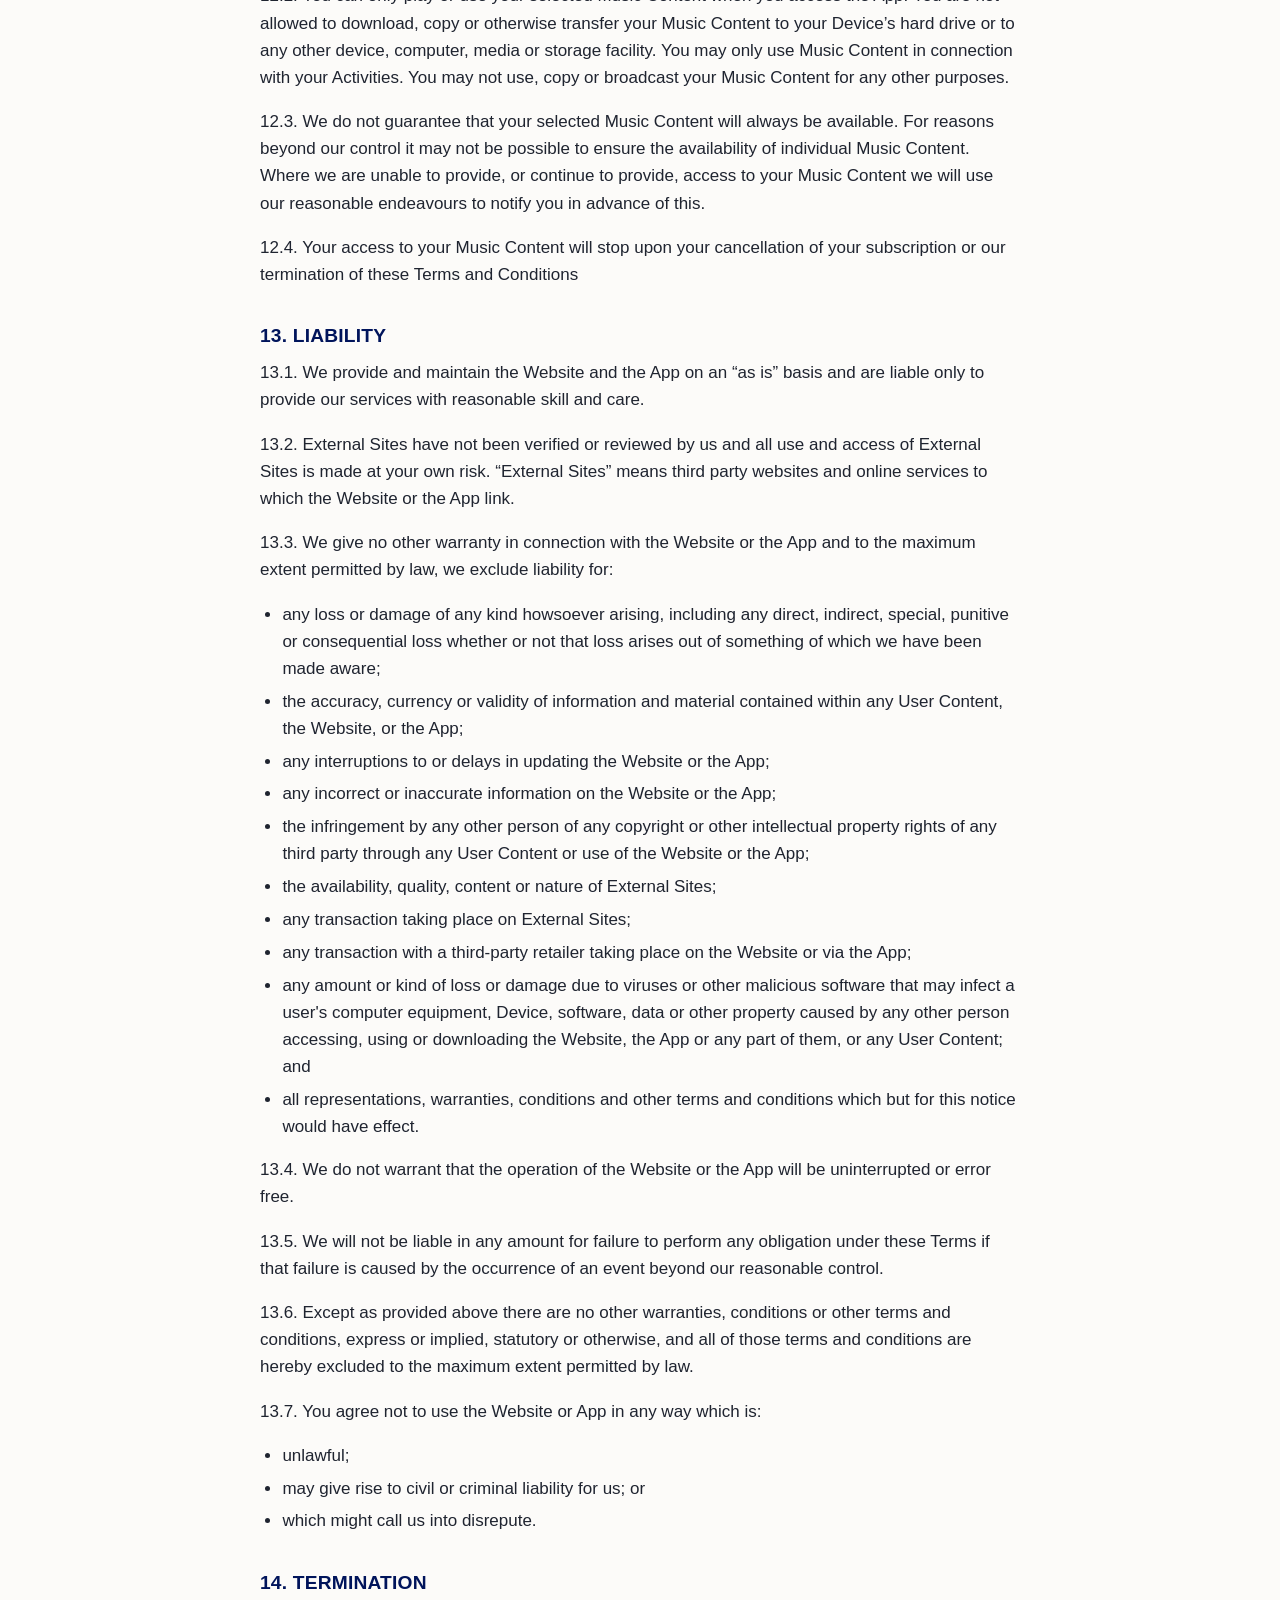
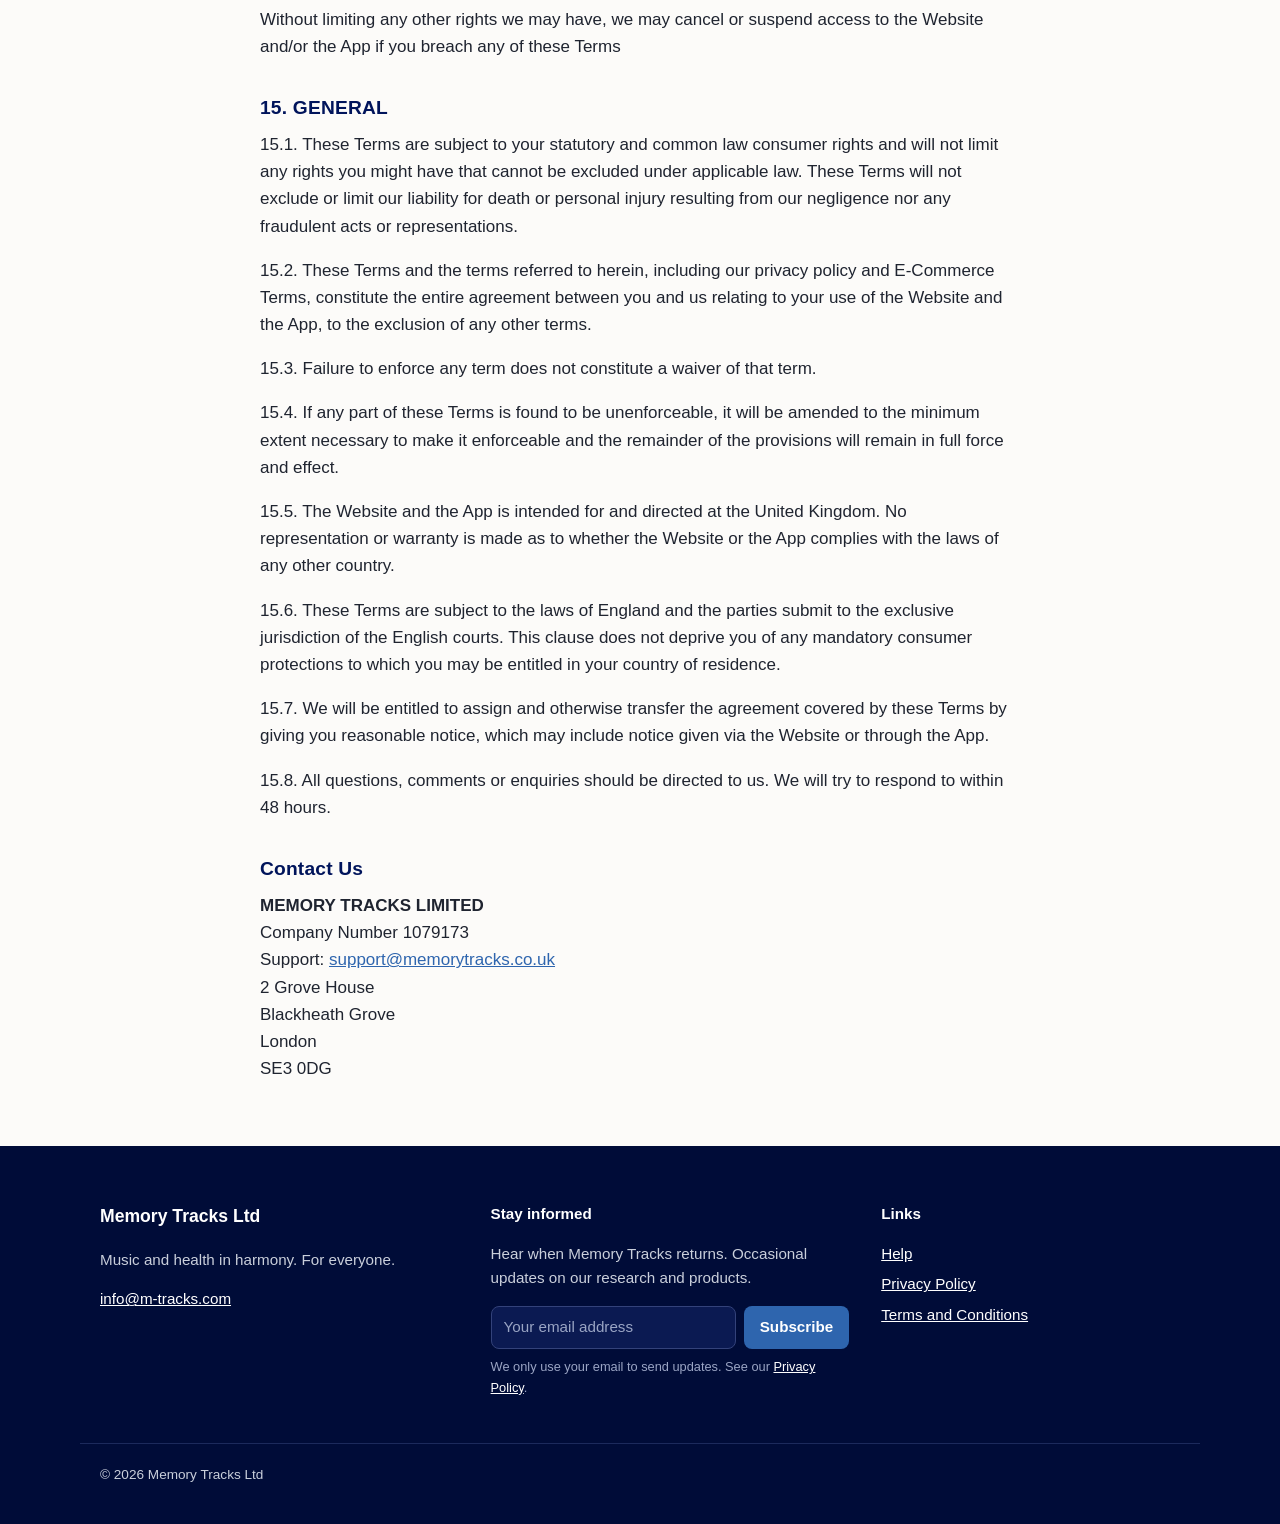
<file: m-tracks-site-step7/app-terms-and-conditions.html>
<!DOCTYPE html>
<html lang="en-GB">
<head>
  <meta charset="utf-8">
  <meta name="viewport" content="width=device-width, initial-scale=1">
  <title>Terms and Conditions | Memory Tracks</title>
  <meta name="description" content="Terms and conditions of use for the m-tracks.com website and the LifeTracks, MedTracks and Memory Tracks apps.">
  <link rel="canonical" href="https://www.m-tracks.com/app-terms-and-conditions">

  <!-- Open Graph (for link previews on LinkedIn, Facebook, WhatsApp) -->
  <meta property="og:type" content="website">
  <meta property="og:title" content="Terms and Conditions | Memory Tracks">
  <meta property="og:description" content="Terms and conditions of use for the m-tracks.com website and the LifeTracks, MedTracks and Memory Tracks apps.">
  <meta property="og:url" content="https://www.m-tracks.com/app-terms-and-conditions">
  <meta property="og:image" content="https://www.m-tracks.com/images/memory-tracks-logo-512.png">

  <link rel="icon" type="image/png" href="/favicon.png">
  <link rel="apple-touch-icon" href="/apple-touch-icon.png">
  <link rel="stylesheet" href="/css/style.css?v=7">
  <script src="/js/main.js?v=7" defer></script>
</head>
<body>
  <a class="skip-link" href="#main">Skip to content</a>

  <header class="site-header">
    <div class="container header-inner">
      <a class="brand" href="/" aria-label="Memory Tracks home">
        <img class="brand-mark" src="/images/memory-tracks-logo.png" width="50" height="64" alt="">
        <span class="brand-name">Memory Tracks</span>
      </a>
      <button class="nav-toggle" aria-expanded="false" aria-controls="site-nav">
        <span class="nav-toggle-bar" aria-hidden="true"></span>
        <span class="visually-hidden">Menu</span>
      </button>
      <nav id="site-nav" class="site-nav" aria-label="Main">
        <ul>
          <li><a href="/">Home</a></li>
          <li><a href="/medtracks">MedTracks</a></li>
          <li><a href="/research">Research</a></li>
          <li><a href="/about">About</a></li>
          <li><a href="/contact" class="nav-cta">Contact</a></li>
        </ul>
      </nav>
    </div>
  </header>

  <main id="main">
    <section class="page-hero">
      <div class="container">
        <p class="eyebrow">Legal</p>
        <h1>Terms and Conditions of Use (Apps &amp; Website)</h1>
      </div>
    </section>

    <div class="container legal">
        <h2>INTRODUCTION</h2>
        <p>These terms of use (“Terms”) apply to the use of the M-Tracks website and the LifeTracks, MedTracks and Memory Tracks mobile applications. They essentially say that you must behave appropriately and responsibly whilst using both the M-Tracks website and above mobile applications. The Memory Tracks Ltd privacy policy sets out how we use data relating to you and it forms a part of these Terms. The privacy policy can be found on our website here [https://m-tracks.com/m-tracks-privacy-policy][and can also be access in the App in the “Settings” tab]. These Terms were last updated on 6th December 2024.</p>
        <h2>ABOUT THE WEBSITE, APP AND THESE TERMS OF USE</h2>
        <p>1.1. m-tracks.com (the “Website”) and our mobile application software entitled “LifeTracks”, "MedTracks" or "Memory Tracks" (the “App”) is a website and mobile applications owned and operated by Memory Tracks Ltd, a company incorporated in England &amp; Wales with company number 10791734 whose registered office is at 2, Grove House, Blackheath Grove, London, SE3 0DG (“we”, “us”, “our” or “Memory Tracks”).</p>
        <p>1.2. These Terms apply to all use of the Website and the App by you, whether as a browser or a subscriber, and form a legal agreement between you and us.</p>
        <p>1.3. By using the Website and downloading the App you are confirming that you understand and accept (and are able to understand and accept) these Terms, and that you agree to be bound by them. If you are under the age of 18 or don’t understand these Terms, please ask a parent or guardian to explain their meaning to you. You must not use the Website or download the App if you are under 16.</p>
        <p>1.4. You will be assumed to have obtained permission from the owners of the mobile telephone or handheld devices / tablets that are controlled, but not owned, by you ("Devices") to download a copy of the App onto the Devices. You and they may be charged by your and their service providers for internet access on the Devices. You accept responsibility in accordance with these Terms for the use of the App on or in relation to any Device, whether or not it is owned by you.</p>
        <p>1.5. We offer the App through application and/or games stores including, without limitation, the Google Play Store, and the Apple App Store (each a “Store”). That means you need a Store account to purchase, download and access the App. The ways in which you can purchase, download, access and/or use the App may also be controlled by other relevant Store's terms and conditions and policies as made available to you by other relevant Stores. To the extent that there is a conflict between these Terms and the relevant Store's terms from which you purchased (where applicable) or installed the App, the Store's terms shall prevail to the extent of the conflict.</p>
        <p>1.6. The ways in which you can subscribe to and use the App may also be controlled by the relevant Store’s terms and conditions and policies as made available to you by the Store. Again, to the extent that there is a conflict between these Terms and the relevant Store’s terms from which you purchased (where applicable) or installed the App, the Store’s terms shall prevail to the extent of the conflict. By purchasing and/or downloading the App from the Google Play store, you acknowledge that you have reviewed and accepted the Google Play Terms of Service (available online here:<a href="https://play.google.com/intl/en-GB_uk/about/play-terms.html" rel="noopener">https://play.google.com/intl/en-GB_uk/about/play-terms.html</a>) and Google Play Terms of Business (available here:<a href="https://play.google.com/intl/en-GB_uk/about/device-terms.html" rel="noopener">https://play.google.com/intl/en-GB_uk/about/device-terms.html</a>). By purchasing and/or downloading the App from the Apple Store, you acknowledge that you have reviewed and accepted the Apple Store Terms of Service (available online here:<a href="https://www.apple.com/legal/internet-services/itunes/dev/stdeula/" rel="noopener">https://www.apple.com/legal/internet-services/itunes/dev/stdeula/</a>)</p>
        <p>1.7. We do not sell the App to you. We remain the owners of the App at all times.</p>
        <p>1.8. We may make alterations to these Terms from time to time</p>
        <p>1.9. If you download the App through the Apple Store then the following terms are the terms which we are required by Apple Inc, (“Apple”) to notify you of and obtain your consent of in respect of using the App on the Apple iOS platform:</p>
        <p>Acknowledgement: You and we acknowledge that these Terms constitute an agreement which is concluded between you and us only, and not with Apple, nor any subsidiary or affiliate company of Apple. You also acknowledge that we are solely responsible for the App and the content within the App.</p>
        <p>Grant of Licence: Subject to, and in consideration of, your compliance with all conditions of these Terms we grant you a non-exclusive, personal, revocable, non-transferable license to use the App and content on the App for your lifetime on an iOS product which you own or control, and as permitted by the usage rules set forth in the App Store Terms (<a href="http://www.apple.com/uk/legal/terms/" rel="noopener">http://www.apple.com/uk/legal/terms/</a>), and in accordance with our Privacy Policy.</p>
        <p>Maintenance and Support: We are solely responsible for providing support and maintenance for the App. You and we acknowledge that Apple has no obligation whatsoever to furnish any maintenance and support services with respect to the App.</p>
        <p>Product Claims: You acknowledge that we, and not Apple, are responsible for addressing any claims you may have relating to the App or your possession and/or use of the App, including but not limited to: (i) product liability claims; (ii) any claim that the App fails to conform to any applicable legal or regulatory requirement, and (iii) claims arising under consumer protection or similar legislation.</p>
        <p>Intellectual Property Rights: You acknowledge that in the event of a third-party claim that the App, or your possession and use of the App infringes that third party’s intellectual property rights, then we shall be solely responsible for the investigation, defence, settlement and discharge of any such intellectual property right infringement claim, and not Apple.</p>
        <p>Legal Compliance: You represent and warrant that: (i) you are not located in a country that is subject to a US Government embargo, or that has been designated by the US Government as a “terrorist supporting” country, and (ii) you are not listed on any US Government list of prohibited or restricted parties.</p>
        <p>Third Party Beneficiary: You acknowledge and agree that Apple, and Apple’s subsidiaries, are third party beneficiaries of these Terms, and that when you accept the terms and conditions of these Terms, Apple will have the right (and will be deemed to have accepted the right) to enforce these Terms against you.</p>
        <p>1.10. We license use of the App to you on the basis of these Terms and subject to any rules or policies applied by any Appstore provider or operator, including without limitation Google Play and Apple iTunes (“App Store”), from which you downloaded the App (“App Store Terms”).</p>
        <h2>2. ELIGIBILITY AND APPROVAL</h2>
        <p>You may browse the Website and download the App without subscribing but in doing so you accept and agree that certain areas of the Website or the App will not be available to you unless you subscribe with us.</p>
        <p>To register and/or to subscribe to the Website or the App you will be asked to provide certain information about yourself; this is more particularly set out below.</p>
        <p>We, in our sole discretion, will have the right to refuse to allow you to register or subscribe to the Website. We will have the right to carry out those checks that we, in our sole discretion, deem appropriate to confirm your suitability for registration or subscription of the Website.</p>
        <p>When you subscribe with the Website or the App you will create an account ("My Account"). You may set up and subscribe to more than one account, but each account will be unique and personal to you. You may not share accounts with another user or subscriber. This account is unique to you, and we will only accept one account per registrant.</p>
        <h2>3. GENERAL REPRESENTATIONS AND WARRANTIES</h2>
        <p>3.1. You hereby represent and warrant: (i) you have the full power and authority to enter into and perform under these Terms and Conditions, (ii) your use of the Website and/or the App will not infringe the copyright, trademark, right of publicity or any other legal right of any third party, and (iii) you will comply with all applicable laws and regulations in using the Website and/or the App and in engaging in all other activities arising from, relating to or connected with these Terms and Conditions.</p>
        <h2>4. MINIMUM SPECIFICATIONS FOR USE OF THE WEBSITE</h2>
        <p>4.1. Your Device must be of sufficient technical specification to be able to access and operate the App and Music Content (as defined in Clause 12.1) in the format and/or operating systems that we specify. For Apple devices this is iOS 12 and iPad iOS 12 or later, and for Android devices this is Android 6.0 or higher.</p>
        <p>4.2. We do not accept any liability whatsoever, howsoever arising, for your inability to receive, access or otherwise use the Website and/or the App or any content and/or pages contained on or available through the Website and/or the App, or for any damage caused to your Device or computer resulting from its incompatibility with the technical specifications posted on the Website and/or the App.</p>
        <p>4.3. You accept that it is your responsibility to install appropriate anti-virus and security software on your Device or computer to protect against a computer security threat which may be transferred to your Device or computer hardware through the use of the Website and/or the App including but not limited to viruses, Trojan horses, time bombs or any other form of programming routine designed to damage or otherwise impair a computer's functionality or operation.</p>
        <h2>5. CONDUCT AND USE OF THE SITE</h2>
        <p>5.1. You may not use any automatic device, program, algorithm or methodology, or any similar or equivalent manual process, to access, acquire, copy or monitor any portion of the Website and/or the App or its content, or in any way reproduce or circumvent the navigational structure or presentation of the Website or its content, to obtain or attempt to obtain any materials, documents or information through any means not purposely made available through the Website and/or the App.</p>
        <p>5.2. You may not attempt to gain unauthorised access to any portion or feature of the Website, or any other systems or networks connected to the Website, or to any of the services offered on or through the Website and/or the App, by hacking, password "mining" or any other illegitimate means. You may not probe, scan or test the vulnerability of the Website and/or the App or any network connected to the Website and/or the App, nor breach the security or authentication measures on the Website and/or the App or any network connected to the Website and/or the App.</p>
        <p>5.3. You may not reverse look-up, trace or seek to trace any information on any other user of or visitor to the Website and/or the App, or any other customer of ours, including any account not owned by you, to its source, or exploit the Website and/or the App or any service or information made available or offered by or through the Website and/or the App, in any way where the purpose is to reveal any information, including but not limited to personal identification or information, other than your own information, as provided for by the Website and/or the App.</p>
        <p>5.4. You agree not to use any device, software or routine to interfere or attempt to interfere with the proper working of the Website and/or the App or any transaction being conducted on the Website, or with any other person's use of the Website and/or the App.</p>
        <h2>6. REGISTRATION FOR SUBSCRIPTION</h2>
        <p>6.1. If you wish to subscribe with the App, you must do so via the Google Play Store, or with the Apple Store, and in accordance with their terms and conditions (please see Clauses 1.5, 1.6, 1.7, 1.8 and 1.9 above). In doing so, you agree to: (i) abide by the Google Play Store or Apple Store terms and conditions in all respects and further provide true, accurate, current and complete information about yourself (as may be required by Google Play Store or Apple Store); as prompted by the Website's registration process and (ii) maintain and promptly update that information to keep it true, accurate, current and complete.</p>
        <p>6.2. We shall maintain and control ownership of all IP numbers and addresses that may be assigned to you by us and we reserve, in our sole discretion, the right to change or remove any and all such IP numbers and addresses</p>
        <h2>7. SUBSCRIPTION PAYMENTS, CANCELLATIONS, AND COOLING OFF</h2>
        <p>7.1. You may purchase a subscription via Google Play Store or the Apple store, and in accordance with their terms and conditions.</p>
        <p>7.2. We may change the price for subscriptions, including recurring subscription fees, from time to time and will inform you of these changes in advance and, if applicable, how to accept those changes. Any changes will take effect at the start of the next subscription period following the date of the price change. Subject to applicable law, you accept the new price by continuing to use the Website and/or the App after the change takes effect. If you do not agree with a price change, you can decide not to accept the change by unsubscribing from or cancelling your subscription before the price change takes effect.</p>
        <p>7.3. If you register for a subscription, you may change your mind for any or no reason and cancel your subscription and receive a full refund of all monies paid within 14 days starting from the day you sign-up for the relevant service (the “Cooling-off Period”). In registering for a subscription, you authorise us to charge you the subscription automatically each month until you cancel. You agree that the Cooling-off Period is available for 14 days after your purchase but will no longer apply if you use Memory Tracks once during that period in accordance with the following:</p>
        <p>Third Party Terms of Agreement: We may use third party software and services provided by (amongst others) Facebook, Youtube and Twitter with the App. Use of the App is therefore subject to your acceptance and compliance of these third-party terms and you agree to comply with the applicable third party terms and conditions when using the App.</p>
        <p>7.4. Your subscription will automatically renew at the end of the applicable subscription period, unless you cancel your subscription before the end of the then-current subscription period.</p>
        <p>Cancellation will take effect the day after the last day of the current subscription period, and you will then only be entitled to use the Website or the App as a browser.</p>
        <p>7.5. If you cancel your payment or after the Cooling-off Period is over, or before the end of the current subscription period, we will not refund any subscription fees already paid to us. If you wish to receive a full refund of all monies paid to us before the Cooling-off Period is over, you must contact us. When we process any refund, we will refund amounts using the method you used for payment. Once you cancel your Subscription you will no longer be able to access, stream or listen to your Music Content (as defined below)</p>
        <h2>8. TERMS REQUIRED BY APPLE</h2>
        <p>The following terms are the terms which we are required by Apple to notify you of and obtain your consent of in respect of using the App on the iOS platform:</p>
        <p>8.1. Acknowledgement: You and we acknowledge that these Terms constitute an agreement which is concluded between you and us only, and not with Apple Inc, nor any subsidiary or affiliate company of Apple Inc, (“Apple”). You also acknowledge that we are solely responsible for the App and the content within the App.</p>
        <p>8.2. Grant of Licence: Subject to, and in consideration of, your compliance with all conditions of these Terms we grant you a non-exclusive, personal, revocable, non-transferable license to use the App and content on the App for your lifetime on an iOS product which you own or control, and as permitted by the usage rules set forth in the App Store Terms (<a href="http://www.apple.com/uk/legal/terms/" rel="noopener">http://www.apple.com/uk/legal/terms/</a>), and in accordance with our Privacy Policy.</p>
        <p>8.3. Maintenance and Support: We are solely responsible for providing support and maintenance for the App. You and we acknowledge that Apple has no obligation whatsoever to furnish any maintenance and support services with respect to the App.</p>
        <p>8.4. Product Claims: You acknowledge that we, and not Apple, are responsible for addressing any claims you may have relating to the App or your possession and/or use of the App, including but not limited to: (i) product liability claims; (ii) any claim that the App fails to conform to any applicable legal or regulatory requirement, and (iii) claims arising under consumer protection or similar legislation.</p>
        <p>8.5. Intellectual Property Rights: You acknowledge that in the event of a third-party claim that the App, or your possession and use of the App infringes that third party’s intellectual property rights, then we shall be solely responsible for the investigation, defence, settlement and discharge of any such intellectual property right infringement claim, and not Apple.</p>
        <p>8.6. Legal Compliance: You represent and warrant that: (i) you are not located in a country that is subject to a US Government embargo, or that has been designated by the US Government as a “terrorist supporting” country, and (ii) you are not listed on any US Government list of prohibited or restricted parties.</p>
        <p>8.7. Third Party Beneficiary: You acknowledge and agree that Apple, and Apple’s subsidiaries, are third party beneficiaries of these Terms, and that when you accept the terms and conditions of these Terms, Apple will have the right (and will be deemed to have accepted the right) to enforce these Terms against you.</p>
        <p>8.8. Third Party Terms of Agreement: We may use third party software and services provided by (amongst others) Facebook, YouTube and Twitter with the App. Use of the App is therefore subject to your acceptance and compliance of these third-party terms and you agree to comply with the applicable third party terms and conditions when using the App.</p>
        <h2>9. RIGHTS OF USE AND INTELLECTUAL PROPERTY RIGHTS</h2>
        <p>9.1. In consideration of you agreeing to abide by these Terms, we grant you a non-transferable, non-exclusive licence to use the App on the Devices subject to these terms, our Privacy Policy and the App Store Terms, which are hereby incorporated into these Terms by this reference. We reserve all other rights.</p>
        <p>9.2. Other than in respect of your User Content and/or any Music Content (as defined in Clause 10.1), unless otherwise specified, all copyright, design rights, database rights, patent rights, trademark and trade dress rights and other intellectual property rights in the Website and the App belong to and vest in us, or are licensed to us.</p>
        <p>9.3. The “LifeTracks” "MedTracks" and "Memory Tracks" wording and logo(s) are trademarks belonging to us. We give no permission for the use of this trademark and such use may constitute an infringement of our rights.</p>
        <p>9.4. All third-party trade names and trademarks are the property of their respective owners, and we make no warranty or representation in relation to them</p>
        <h2>10. RESTRICTIONS AND OBLIGATIONS</h2>
        <p>10.1. You agree to comply with these Terms and all rules applicable to the use of the Website and the App.</p>
        <p>10.2. You will not:</p>
        <ul>
          <li>hack, modify, reverse engineer or create derivative works of the Website or the App or any part of them;</li>
          <li>gain unauthorised access to any part of the Website or the App;</li>
          <li>remove, modify or obscure any copyright, trademark or other proprietary notices on the Website or contained in the App;</li>
          <li>create software which replicates or mimics the data or functionality in the Website or App;</li>
          <li>use your access to the Website or App for the sending of direct marketing;</li>
          <li>make any part of the Website or App available to a third party who does not agree to these Terms;</li>
          <li>copy or exploit any part of the Website or App or the content they contain (except where we expressly permit you to do so);</li>
          <li>use the Website or App or any part of them unfairly or for any illegal or immoral purpose; or</li>
          <li>attempt to do any of the acts listed above</li>
        </ul>
        <h2>11. USER CONTENT COMMUNICATIONS</h2>
        <p>11.1. The Website and the App enables you to post or upload your own content (“User Content”), and us to provide music (being both sound recordings and the musical and lyrical compositions embodied on such recordings) (“Music Content”), without review or moderation. The Website and App are each therefore merely a conduit of User Content and Music Content.</p>
        <p>11.2. We understand and acknowledge that your User Content may be sensitive and confidential and we shall not disclose or make available your User Content to any person other than you or your Carer (unless we are required to do by law or by order of a court).</p>
        <p>11.3. The views expressed in any User Content are the views of the individual authors and not those of us unless specified otherwise by us.</p>
        <p>11.4. We disclaim all liability in respect of any comments, views or remarks expressed in any User Content and/or Music Content.</p>
        <p>11.5 Upon your cancellation of your subscription and/or our termination of your access to the Website or the App, we will retain your User Content for a period of 1-month. You can ask us to provide access to your User Content during that 1-month period by contacting us at <a href="mailto:support@memorytracks.co.uk">support@memorytracks.co.uk</a> . After that 1-month period we will delete all your User Content and, to the fullest extent permitted by law, we disclaim all liability (howsoever arising) arising from our deletion of your User Content after such 1-month period.</p>
        <p>11.6 By using the Website or the App you acknowledge that we have no responsibility to review the content of any User Content and/or Music Content which is made available on the basis that we are not required to exercise any such control or judgement over User Content.</p>
        <p>11.7. If you submit User Content through the Website or the App then you:</p>
        <ul>
          <li>grant us a non-exclusive licence to copy, store and reproduce your User Content solely to allow us reproduce and make your User Content available to you or your Carer;</li>
          <li>will not post or upload any User Content which:
            <ul>
              <li>is unlawful;</li>
              <li>infringes the rights of any third party;</li>
              <li>is technically harmful such as computer viruses, worms, logic bombs or other malicious software or harmful data;</li>
              <li>is abusive, seditious, sexist, pornographic, homophobic, defamatory, libellous, discriminatory, obscene or racist;</li>
              <li>harasses any person;</li>
              <li>may be deemed a marketing or commercial communication or promotes the products or services of any person;</li>
              <li>contains any restricted material, including but not limited to passwords, medical information or confidential information of any person; or</li>
              <li>solicits, promotes, invites, encourages, advocates, incites or provokes any or all of the foregoing.</li>
            </ul></li>
        </ul>
        <h2>12. MUSIC CONTENT – TERMS AND CONDITIONS</h2>
        <p>12.1. Once you have subscribed to the App and paid the subscription fee to us we shall provide you with access to a catalogue of Music Content from which you can select such music as you would like to play in connection with those tasks that you have chosen (your “Activities”).</p>
        <p>12.2. You can only play or use your selected Music Content when you access the App. You are not allowed to download, copy or otherwise transfer your Music Content to your Device’s hard drive or to any other device, computer, media or storage facility. You may only use Music Content in connection with your Activities. You may not use, copy or broadcast your Music Content for any other purposes.</p>
        <p>12.3. We do not guarantee that your selected Music Content will always be available. For reasons beyond our control it may not be possible to ensure the availability of individual Music Content. Where we are unable to provide, or continue to provide, access to your Music Content we will use our reasonable endeavours to notify you in advance of this.</p>
        <p>12.4. Your access to your Music Content will stop upon your cancellation of your subscription or our termination of these Terms and Conditions</p>
        <h2>13. LIABILITY</h2>
        <p>13.1. We provide and maintain the Website and the App on an “as is” basis and are liable only to provide our services with reasonable skill and care.</p>
        <p>13.2. External Sites have not been verified or reviewed by us and all use and access of External Sites is made at your own risk. “External Sites” means third party websites and online services to which the Website or the App link.</p>
        <p>13.3. We give no other warranty in connection with the Website or the App and to the maximum extent permitted by law, we exclude liability for:</p>
        <ul>
          <li>any loss or damage of any kind howsoever arising, including any direct, indirect, special, punitive or consequential loss whether or not that loss arises out of something of which we have been made aware;</li>
          <li>the accuracy, currency or validity of information and material contained within any User Content, the Website, or the App;</li>
          <li>any interruptions to or delays in updating the Website or the App;</li>
          <li>any incorrect or inaccurate information on the Website or the App;</li>
          <li>the infringement by any other person of any copyright or other intellectual property rights of any third party through any User Content or use of the Website or the App;</li>
          <li>the availability, quality, content or nature of External Sites;</li>
          <li>any transaction taking place on External Sites;</li>
          <li>any transaction with a third-party retailer taking place on the Website or via the App;</li>
          <li>any amount or kind of loss or damage due to viruses or other malicious software that may infect a user's computer equipment, Device, software, data or other property caused by any other person accessing, using or downloading the Website, the App or any part of them, or any User Content; and</li>
          <li>all representations, warranties, conditions and other terms and conditions which but for this notice would have effect.</li>
        </ul>
        <p>13.4. We do not warrant that the operation of the Website or the App will be uninterrupted or error free.</p>
        <p>13.5. We will not be liable in any amount for failure to perform any obligation under these Terms if that failure is caused by the occurrence of an event beyond our reasonable control.</p>
        <p>13.6. Except as provided above there are no other warranties, conditions or other terms and conditions, express or implied, statutory or otherwise, and all of those terms and conditions are hereby excluded to the maximum extent permitted by law.</p>
        <p>13.7. You agree not to use the Website or App in any way which is:</p>
        <ul>
          <li>unlawful;</li>
          <li>may give rise to civil or criminal liability for us; or</li>
          <li>which might call us into disrepute.</li>
        </ul>
        <h2>14. TERMINATION</h2>
        <p>Without limiting any other rights we may have, we may cancel or suspend access to the Website and/or the App if you breach any of these Terms</p>
        <h2>15. GENERAL</h2>
        <p>15.1. These Terms are subject to your statutory and common law consumer rights and will not limit any rights you might have that cannot be excluded under applicable law. These Terms will not exclude or limit our liability for death or personal injury resulting from our negligence nor any fraudulent acts or representations.</p>
        <p>15.2. These Terms and the terms referred to herein, including our privacy policy and E-Commerce Terms, constitute the entire agreement between you and us relating to your use of the Website and the App, to the exclusion of any other terms.</p>
        <p>15.3. Failure to enforce any term does not constitute a waiver of that term.</p>
        <p>15.4. If any part of these Terms is found to be unenforceable, it will be amended to the minimum extent necessary to make it enforceable and the remainder of the provisions will remain in full force and effect.</p>
        <p>15.5. The Website and the App is intended for and directed at the United Kingdom. No representation or warranty is made as to whether the Website or the App complies with the laws of any other country.</p>
        <p>15.6. These Terms are subject to the laws of England and the parties submit to the exclusive jurisdiction of the English courts. This clause does not deprive you of any mandatory consumer protections to which you may be entitled in your country of residence.</p>
        <p>15.7. We will be entitled to assign and otherwise transfer the agreement covered by these Terms by giving you reasonable notice, which may include notice given via the Website or through the App.</p>
        <p>15.8. All questions, comments or enquiries should be directed to us. We will try to respond to within 48 hours.</p>
        <h2>Contact Us</h2>
        <p class="legal-address"><strong>MEMORY TRACKS LIMITED</strong></p>
        <p class="legal-address">Company Number 1079173</p>
        <p class="legal-address">Support: <a href="mailto:support@memorytracks.co.uk">support@memorytracks.co.uk</a></p>
        <p class="legal-address">2 Grove House</p>
        <p class="legal-address">Blackheath Grove</p>
        <p class="legal-address">London</p>
        <p class="legal-address">SE3 0DG</p>
    </div>
  </main>

  <footer class="site-footer">
    <div class="container footer-inner">
      <div>
        <p class="footer-brand">Memory Tracks Ltd</p>
        <p>Music and health in harmony. For everyone.</p>
        <p><a href="mailto:info@m-tracks.com">info@m-tracks.com</a></p>
      </div>
      <div>
        <p class="footer-heading" id="updates-heading">Stay informed</p>
        <p>Hear when Memory Tracks returns. Occasional updates on our research and products.</p>
        <form class="signup" action="/contact.php" method="post" aria-labelledby="updates-heading">
          <input type="hidden" name="form_type" value="newsletter">
          <div class="hp" aria-hidden="true">
            <label>Leave this empty <input type="text" name="website" tabindex="-1" autocomplete="off"></label>
          </div>
          <label class="visually-hidden" for="signup-email">Email address</label>
          <input id="signup-email" type="email" name="email" required placeholder="Your email address" autocomplete="email">
          <button type="submit">Subscribe</button>
        </form>
        <p class="signup-note">We only use your email to send updates. See our <a href="/app-privacy-policy">Privacy Policy</a>.</p>
      </div>
      <nav aria-label="Footer">
        <p class="footer-heading">Links</p>
        <ul>
          <li><a href="/help">Help</a></li>
          <li><a href="/app-privacy-policy">Privacy Policy</a></li>
          <li><a href="/app-terms-and-conditions">Terms and Conditions</a></li>
          <!-- TODO: add social links (LinkedIn, Facebook, Instagram, YouTube, Bluesky, Threads) -->
        </ul>
      </nav>
    </div>
    <div class="container footer-base">
      <p>&copy; <span id="year">2026</span> Memory Tracks Ltd</p>
    </div>
  </footer>
</body>
</html>
</file>
<file: css/style.css>
/* ==========================================================
   Memory Tracks / MedTracks site stylesheet
   One file for every page. Colours and sizes are set once
   in the :root block below, so they can be changed in one place.
   ========================================================== */

:root {
  /* Brand colours (placeholders until we match the logo) */
  --navy: #00145b;          /* Memory Tracks logo navy */
  --navy-soft: #1d2f74;
  --accent: #2e65ae;       /* MedTracks logo blue, passes contrast with white text */
  --accent-hover: #234f8a;
  --tint: #f3eee7;         /* warm off-white panel */
  --bg: #fcfbf9;
  --text: #1f2430;
  --muted: #555c6b;
  --line: #e2ddd5;
  --white: #ffffff;

  /* Type: system fonts, so no external font requests (simpler for privacy rules) */
  --font: -apple-system, BlinkMacSystemFont, "Segoe UI", Roboto, "Helvetica Neue", Arial, sans-serif;

  --max: 1120px;
  --radius: 12px;
}

*, *::before, *::after { box-sizing: border-box; }

html { scroll-behavior: smooth; }

body {
  margin: 0;
  font-family: var(--font);
  font-size: 1.0625rem;
  line-height: 1.6;
  color: var(--text);
  background: var(--bg);
}

img { max-width: 100%; height: auto; display: block; }

a { color: var(--accent); }
a:hover { color: var(--accent-hover); }

:focus-visible {
  outline: 3px solid var(--accent);
  outline-offset: 3px;
}

h1, h2, h3 { line-height: 1.2; color: var(--navy); margin: 0 0 0.6em; }
h1 { font-size: clamp(2rem, 4.5vw, 3.1rem); letter-spacing: -0.02em; }
h2 { font-size: clamp(1.5rem, 3vw, 2.1rem); letter-spacing: -0.01em; }
h3, .h3 { font-size: 1.2rem; }
p { margin: 0 0 1em; }

.container {
  max-width: var(--max);
  margin: 0 auto;
  padding: 0 1.25rem;
}

.visually-hidden {
  position: absolute !important;
  width: 1px; height: 1px;
  overflow: hidden;
  clip: rect(0 0 0 0);
  white-space: nowrap;
}

.skip-link {
  position: absolute;
  left: -999px;
  top: 0.5rem;
  background: var(--navy);
  color: var(--white);
  padding: 0.5rem 1rem;
  z-index: 100;
}
.skip-link:focus { left: 0.5rem; }

.eyebrow {
  font-size: 0.85rem;
  font-weight: 700;
  letter-spacing: 0.08em;
  text-transform: uppercase;
  color: var(--accent);
  margin-bottom: 0.75rem;
}

.eyebrow-product { display: flex; align-items: center; gap: 0.75rem; font-size: 1rem; }
.eyebrow-product img { width: 48px; height: 48px; border-radius: 11px; }

.lead { font-size: 1.2rem; color: var(--muted); max-width: 38em; }

/* ---------- Header and navigation ---------- */

.site-header {
  background: var(--white);
  border-bottom: 1px solid var(--line);
  position: sticky;
  top: 0;
  z-index: 50;
}

.header-inner {
  display: flex;
  align-items: center;
  justify-content: space-between;
  min-height: 88px;
}

.brand {
  display: flex;
  align-items: center;
  gap: 0.5rem;
  text-decoration: none;
  color: var(--navy);
  font-weight: 700;
  font-size: 1.15rem;
}
.brand-mark { height: 64px; width: auto; }
.brand-name { font-size: 1.35rem; }

.site-nav ul {
  list-style: none;
  margin: 0;
  padding: 0;
  display: flex;
  gap: 1.75rem;
  align-items: center;
}
.site-nav a {
  text-decoration: none;
  color: var(--text);
  font-weight: 500;
}
.site-nav a:hover,
.site-nav a[aria-current="page"] { color: var(--accent); }
.site-nav .nav-cta {
  background: var(--navy);
  color: var(--white);
  padding: 0.5rem 1rem;
  border-radius: 999px;
}
.site-nav .nav-cta:hover { background: var(--navy-soft); color: var(--white); }
.site-nav .nav-cta[aria-current="page"] { color: var(--white); background: var(--accent); }

.nav-toggle {
  display: none;
  background: none;
  border: 0;
  width: 44px; height: 44px;
  cursor: pointer;
  position: relative;
}
.nav-toggle-bar,
.nav-toggle-bar::before,
.nav-toggle-bar::after {
  display: block;
  width: 24px; height: 2px;
  background: var(--navy);
  position: absolute;
  left: 10px;
  transition: transform 0.2s;
}
.nav-toggle-bar { top: 21px; }
.nav-toggle-bar::before { content: ""; top: -7px; left: 0; }
.nav-toggle-bar::after { content: ""; top: 7px; left: 0; }

@media (max-width: 760px) {
  .nav-toggle { display: block; }
  .header-inner { min-height: 72px; }
  .brand-mark { height: 50px; }
  .brand-name { font-size: 1.2rem; }
  .site-nav {
    display: none;
    position: absolute;
    top: 72px; left: 0; right: 0;
    background: var(--white);
    border-bottom: 1px solid var(--line);
    padding: 1rem 1.25rem 1.5rem;
  }
  .site-nav.is-open { display: block; }
  .site-nav ul { flex-direction: column; align-items: flex-start; gap: 1rem; }
}

/* ---------- Buttons ---------- */

.button-row { display: flex; flex-wrap: wrap; gap: 0.75rem; margin-top: 1.75rem; }

.btn {
  display: inline-flex;
  align-items: center;
  justify-content: center;
  min-height: 48px;
  padding: 0.6rem 1.3rem;
  border-radius: 10px;
  font-weight: 600;
  text-decoration: none;
  border: 2px solid transparent;
  font: inherit;
  font-weight: 600;
  cursor: pointer;
}
.btn-primary { background: var(--accent); color: var(--white); }
.btn-primary:hover { background: var(--accent-hover); color: var(--white); }
.btn-secondary { border-color: var(--navy); color: var(--navy); background: transparent; }
.btn-secondary:hover { background: var(--navy); color: var(--white); }

/* Store buttons: text versions. Swap for the official Apple and Google badges later if preferred. */
.btn-store {
  flex-direction: column;
  align-items: flex-start;
  background: #111;
  color: var(--white);
  line-height: 1.15;
  padding: 0.45rem 1.1rem;
}
.btn-store:hover { background: #333; color: var(--white); }
.btn-store-small { font-size: 0.7rem; font-weight: 500; }
.btn-store-large { font-size: 1.05rem; }

/* Official App Store and Google Play badges.
   Google's badge file includes its own clear space, so it is drawn larger
   and pulled in with negative margins to line up with Apple's badge. */
.store-badge { display: inline-flex; align-items: center; line-height: 0; }
.store-badge img { height: 48px; width: auto; }
.store-badge-google img { height: 72px; margin: -12px -10px; }
.button-row { align-items: center; }

/* Small phones: store buttons share one row, "Work with us" becomes a text link */
@media (max-width: 520px) {
  .button-row { gap: 0.6rem; }
  .store-badge img { height: 44px; }
  .store-badge-google img { height: 66px; margin: -11px -9px; }
  .hero .btn-secondary {
    flex-basis: 100%;
    justify-content: flex-start;
    min-height: auto;
    padding: 0.4rem 0;
    border: 0;
    color: var(--accent);
    background: none;
  }
  .hero .btn-secondary::after { content: " \2192"; margin-left: 0.3rem; }
}

/* ---------- Hero ---------- */

.hero {
  background: linear-gradient(180deg, var(--white) 0%, var(--tint) 100%);
  padding: 4.5rem 0 4rem;
}
.hero-inner {
  display: grid;
  grid-template-columns: 1.3fr 1fr;
  gap: 3rem;
  align-items: center;
}
@media (max-width: 860px) {
  .hero { padding: 3rem 0; }
  .hero-inner { grid-template-columns: 1fr; }
  .hero-visual .phone { --w: 180px; }
}

/* iPhone-style frame around app screenshots.
   Size is set by --w; corners, bezel and Dynamic Island scale with it. */
.phone {
  --w: 290px;
  position: relative;
  width: var(--w);
  max-width: 100%;
  margin: 0 auto;
  padding: calc(var(--w) * 0.035);
  background: #1b1b1f;
  border-radius: calc(var(--w) * 0.165);
  box-shadow:
    0 0 0 2px #3a3a40,
    0 30px 60px rgba(0, 20, 91, 0.25);
}
.phone img {
  width: 100%;
  border-radius: calc(var(--w) * 0.135);
}
/* Dynamic Island */
.phone::before {
  content: "";
  position: absolute;
  top: calc(var(--w) * 0.06);
  left: 50%;
  transform: translateX(-50%);
  width: 30%;
  height: calc(var(--w) * 0.085);
  background: #000;
  border-radius: 999px;
  z-index: 2;
}
/* Side buttons */
.phone::after {
  content: "";
  position: absolute;
  right: -3px;
  top: 28%;
  width: 3px;
  height: 14%;
  background: #3a3a40;
  border-radius: 0 2px 2px 0;
}
.phone-small { --w: 210px; }

/* In the app: three screenshots side by side */
.screens {
  list-style: none;
  padding: 0;
  margin: 2rem 0 0;
  display: grid;
  grid-template-columns: repeat(3, minmax(0, 1fr));
  gap: 2rem;
}
.screens li { text-align: center; }
.screens p { margin-top: 1.25rem; color: var(--muted); }
.screens strong { display: block; color: var(--navy); }

.swipe-hint {
  display: none;
  font-size: 0.9rem;
  color: var(--muted);
  margin: 0.25rem 0 0;
}

/* Phones and tablets: a sideways swipe row, so the page is shorter */
@media (max-width: 860px) {
  .screens {
    display: flex;
    gap: 1.25rem;
    overflow-x: auto;
    scroll-snap-type: x mandatory;
    margin: 1.5rem -1.25rem 0;
    padding: 0.5rem 1.25rem 1rem;
    -webkit-overflow-scrolling: touch;
  }
  .screens li {
    flex: 0 0 62%;
    max-width: 240px;
    scroll-snap-align: center;
  }
  .phone-small { --w: 170px; }
  .screens p { font-size: 0.95rem; }
  .swipe-hint { display: block; }
}

/* Research partner logo */
.partner {
  display: flex;
  align-items: center;
  gap: 1.5rem;
  margin-bottom: 2.5rem;
}
.partner-label {
  font-size: 0.85rem;
  font-weight: 700;
  letter-spacing: 0.08em;
  text-transform: uppercase;
  color: var(--muted);
  margin: 0;
}
.partner img { width: 170px; mix-blend-mode: multiply; }

/* ---------- Sections ---------- */

.section { padding: 4.5rem 0; }
.section-slim { padding: 2.5rem 0; border-top: 1px solid var(--line); }
.section-tint { background: var(--tint); }
.section-dark { background: var(--navy); color: #e6e9f0; }
.section-dark h2 { color: var(--white); }
.section-dark .eyebrow { color: #a9c6ee; }

.section-link { font-weight: 600; margin-top: 1.5rem; }
.section-link a { text-decoration: none; }

.split {
  display: grid;
  grid-template-columns: 1fr 1.4fr;
  gap: 3rem;
}
@media (max-width: 760px) {
  .split { grid-template-columns: 1fr; gap: 1rem; }
}

/* How it works */
.steps {
  list-style: none;
  counter-reset: step;
  padding: 0;
  margin: 2rem 0 0;
  display: grid;
  grid-template-columns: repeat(3, 1fr);
  gap: 1.5rem;
}
.steps li {
  counter-increment: step;
  background: var(--white);
  border: 1px solid var(--line);
  border-radius: var(--radius);
  padding: 1.75rem 1.5rem 1.5rem;
}
.steps li::before {
  content: counter(step);
  display: grid;
  place-items: center;
  width: 40px; height: 40px;
  border-radius: 50%;
  background: var(--navy);
  color: var(--white);
  font-weight: 700;
  margin-bottom: 1rem;
}
.steps p { color: var(--muted); margin: 0; }
@media (max-width: 860px) {
  .steps { grid-template-columns: 1fr; gap: 0.75rem; margin-top: 1.25rem; }
  .steps li {
    display: grid;
    grid-template-columns: 32px 1fr;
    column-gap: 0.9rem;
    padding: 1.1rem 1.1rem 1.1rem 1rem;
  }
  .steps li::before { width: 32px; height: 32px; margin: 0; font-size: 0.9rem; grid-row: 1; align-self: start; }
  .steps h3 { grid-column: 2; margin-bottom: 0.3rem; font-size: 1.05rem; }
  .steps p { grid-column: 2; font-size: 0.95rem; }
  .section { padding: 3rem 0; }
}

/* Evidence strip */
.evidence {
  list-style: none;
  padding: 0;
  margin: 0;
  display: grid;
  grid-template-columns: repeat(4, 1fr);
  gap: 1.5rem;
}
.evidence li {
  border-left: 3px solid var(--accent);
  padding-left: 1rem;
}
.evidence strong { display: block; color: var(--navy); font-size: 1.05rem; margin-bottom: 0.25rem; }
.evidence span { color: var(--muted); font-size: 0.95rem; }
@media (max-width: 960px) {
  .evidence { grid-template-columns: repeat(2, 1fr); }
}
@media (max-width: 520px) {
  .evidence { grid-template-columns: 1fr; }
}

/* ---------- Footer ---------- */

.site-footer {
  background: #000c38;
  color: #c9cfdb;
  padding: 3.5rem 0 1.5rem;
  font-size: 0.95rem;
}
.site-footer a { color: #ffffff; }
.footer-inner {
  display: grid;
  grid-template-columns: 1.2fr 1.2fr 1fr;
  gap: 2rem;
}
.footer-brand { color: var(--white); font-weight: 700; font-size: 1.1rem; }
.footer-heading { color: var(--white); font-weight: 600; }
.site-footer ul { list-style: none; padding: 0; margin: 0; }
.site-footer li { margin-bottom: 0.4rem; }
.footer-base {
  border-top: 1px solid #1c2a5c;
  margin-top: 2rem;
  padding-top: 1.25rem;
  font-size: 0.85rem;
}
.footer-inner > * { min-width: 0; }
@media (max-width: 760px) {
  .footer-inner { grid-template-columns: minmax(0, 1fr); }
}

/* ==========================================================
   Inner pages
   ========================================================== */

.page-hero {
  background: linear-gradient(180deg, var(--white) 0%, var(--tint) 100%);
  padding: 4rem 0 3.5rem;
}
.page-hero-tall { padding: 6rem 0; }
@media (max-width: 760px) {
  .page-hero { padding: 2.5rem 0 2.25rem; }
  .page-hero-tall { padding: 3.5rem 0; }
}

/* Feature cards (MedTracks, Research, Collaborations) */
.features {
  list-style: none;
  padding: 0;
  margin: 2rem 0 0;
  display: grid;
  grid-template-columns: repeat(3, minmax(0, 1fr));
  gap: 1.25rem;
}
.features li {
  background: var(--white);
  border: 1px solid var(--line);
  border-radius: var(--radius);
  padding: 1.5rem;
}
.section-tint .features li { border-color: transparent; }
.features h3 { margin-bottom: 0.4rem; }
.features p { color: var(--muted); margin: 0; }
@media (max-width: 960px) { .features { grid-template-columns: repeat(2, minmax(0, 1fr)); } }
@media (max-width: 600px) {
  .features { grid-template-columns: 1fr; gap: 0.75rem; margin-top: 1.25rem; }
  .features li { padding: 1.1rem 1.2rem; }
}

/* Tick lists */
.ticks { list-style: none; padding: 0; margin: 0 0 1rem; }
.ticks li { position: relative; padding-left: 1.75rem; margin-bottom: 0.5rem; }
.ticks li::before {
  content: "\2713";
  position: absolute; left: 0; top: 0;
  color: var(--accent);
  font-weight: 700;
}

/* Pricing */
.price-grid {
  display: grid;
  grid-template-columns: repeat(2, minmax(0, 1fr));
  gap: 1.5rem;
  margin-top: 2rem;
}
.price-card {
  border: 1px solid var(--line);
  border-radius: var(--radius);
  padding: 2rem;
  background: var(--white);
}
.price-card-feature { border: 2px solid var(--accent); }
.price { color: var(--muted); margin-bottom: 1rem; }
.price-amount { font-size: 2.2rem; font-weight: 700; color: var(--navy); }
.price-card .button-row { margin-top: 1rem; }
@media (max-width: 760px) {
  .price-grid { grid-template-columns: 1fr; }
  .price-card { padding: 1.5rem; }
}

/* Publications */
.pub {
  background: var(--white);
  border-radius: var(--radius);
  padding: 2rem;
  margin-top: 1.5rem;
  scroll-margin-top: 110px;
}
.pub h3 { font-size: 1.3rem; }
.pub-meta { font-size: 0.85rem; font-weight: 700; letter-spacing: 0.05em; text-transform: uppercase; color: var(--accent); }
.pub-authors { color: var(--muted); font-size: 0.95rem; }
.pub-funding { color: var(--muted); font-size: 0.9rem; }
.tag {
  display: inline-block;
  background: var(--tint);
  color: var(--navy);
  border-radius: 999px;
  padding: 0.1rem 0.6rem;
  letter-spacing: 0;
  text-transform: none;
  font-weight: 600;
}
.stats {
  list-style: none;
  padding: 0;
  margin: 1.5rem 0;
  display: grid;
  grid-template-columns: repeat(3, minmax(0, 1fr));
  gap: 1rem;
}
.stats li { border-left: 3px solid var(--accent); padding-left: 1rem; }
.stats strong { display: block; color: var(--navy); }
.stats span { color: var(--muted); font-size: 0.92rem; }
@media (max-width: 760px) {
  .pub { padding: 1.4rem; }
  .stats { grid-template-columns: 1fr; }
}

/* Tables */
.table-wrap { overflow-x: auto; margin-top: 1.5rem; }
.data-table { width: 100%; border-collapse: collapse; background: var(--white); border-radius: var(--radius); overflow: hidden; font-size: 0.97rem; }
.data-table th, .data-table td { text-align: left; padding: 0.9rem 1rem; border-bottom: 1px solid var(--line); vertical-align: top; }
.data-table th { background: var(--navy); color: var(--white); font-weight: 600; }
.data-table tr:last-child td { border-bottom: 0; }
@media (max-width: 760px) {
  /* Stack table rows as cards on phones */
  .data-table thead { display: none; }
  .data-table, .data-table tbody, .data-table tr, .data-table td { display: block; width: 100%; }
  .data-table { background: none; }
  .data-table tr { background: var(--white); border-radius: var(--radius); margin-bottom: 0.75rem; padding: 0.75rem 1rem; }
  .data-table td { border: 0; padding: 0.15rem 0; }
  .data-table td:first-child { font-weight: 700; color: var(--navy); }
  .data-table td:nth-child(2) { color: var(--accent); font-size: 0.9rem; font-weight: 600; }
}

/* About: products, team, partners */
.products { list-style: none; padding: 0; margin: 2rem 0 0; display: grid; gap: 1rem; }
.product {
  display: flex;
  gap: 1.25rem;
  align-items: flex-start;
  background: var(--white);
  border-radius: var(--radius);
  padding: 1.5rem;
}
.product-live { border: 2px solid var(--accent); }
.product img, .product-icon { flex: 0 0 56px; border-radius: 12px; }
.product-icon {
  width: 56px; height: 56px;
  display: grid; place-items: center;
  background: var(--tint);
  color: var(--navy);
  font-size: 1.6rem;
}
.product h3 { margin-bottom: 0.3rem; }
.product p { margin-bottom: 0.4rem; }
.product-status { font-size: 0.8rem; font-weight: 700; text-transform: uppercase; letter-spacing: 0.06em; color: var(--accent); }

.team { list-style: none; padding: 0; margin: 2rem 0 0; display: grid; grid-template-columns: repeat(3, minmax(0, 1fr)); gap: 1.25rem; }
.team li { border-top: 3px solid var(--navy); padding-top: 1rem; }
.team h3 { margin-bottom: 0.2rem; }
.team p { color: var(--muted); margin: 0; }
@media (max-width: 600px) { .team { grid-template-columns: 1fr; gap: 1rem; } }

.partner-groups { display: grid; grid-template-columns: repeat(4, minmax(0, 1fr)); gap: 1.5rem; margin-top: 1.5rem; }
.partner-groups h3 { font-size: 0.85rem; text-transform: uppercase; letter-spacing: 0.06em; color: var(--muted); }
@media (max-width: 760px) { .partner-groups { grid-template-columns: repeat(2, minmax(0, 1fr)); } }

/* Help */
.jump { display: flex; flex-wrap: wrap; gap: 0.5rem; margin-top: 1.5rem; }
.jump a {
  background: var(--white);
  border: 1px solid var(--line);
  border-radius: 999px;
  padding: 0.45rem 1rem;
  text-decoration: none;
  font-weight: 600;
  font-size: 0.95rem;
}
.help { max-width: 860px; padding-top: 2.5rem; padding-bottom: 3rem; }
.callout {
  background: #eaf1fb;
  border-left: 4px solid var(--accent);
  border-radius: 8px;
  padding: 1.25rem 1.5rem;
}
.callout p:last-child { margin-bottom: 0; }
.help-section { padding: 2.5rem 0; border-bottom: 1px solid var(--line); scroll-margin-top: 100px; }
.help-last { border-bottom: 0; }
.help-section h3 { margin-top: 1.5rem; }
.help-steps { list-style: none; counter-reset: hs; padding: 0; margin: 1.5rem 0 0; }
.help-steps li { counter-increment: hs; position: relative; padding-left: 3.25rem; margin-bottom: 1.5rem; }
.help-steps li::before {
  content: counter(hs);
  position: absolute; left: 0; top: 0;
  width: 36px; height: 36px; border-radius: 50%;
  background: var(--navy); color: var(--white);
  display: grid; place-items: center; font-weight: 700;
}
.help-steps h3 { margin: 0.25rem 0 0.4rem; }
.numbered li { margin-bottom: 0.5rem; }
.help-split { display: grid; grid-template-columns: 1fr 230px; gap: 2rem; align-items: start; }
@media (max-width: 760px) {
  .help-split { grid-template-columns: 1fr; }
  .help-phone { display: none; }
}
.device-grid { display: grid; grid-template-columns: repeat(2, minmax(0, 1fr)); gap: 1rem; margin-top: 1.25rem; }
.device-grid > div { border: 1px solid var(--line); border-radius: var(--radius); padding: 1.1rem 1.25rem; background: var(--white); }
.device-grid h3 { margin-top: 0; font-size: 1.05rem; }
.device-grid p { margin: 0; font-size: 0.97rem; }
@media (max-width: 600px) { .device-grid { grid-template-columns: 1fr; } }

/* Forms */
.hp { position: absolute; left: -9999px; }
.contact-grid { display: grid; grid-template-columns: 1.6fr 1fr; gap: 3rem; }
@media (max-width: 860px) { .contact-grid { grid-template-columns: 1fr; gap: 2rem; } }
.field { margin-bottom: 1.1rem; }
.field label { display: block; font-weight: 600; margin-bottom: 0.35rem; color: var(--navy); }
.optional { font-weight: 400; color: var(--muted); }
.field input, .field select, .field textarea {
  width: 100%;
  font: inherit;
  padding: 0.7rem 0.85rem;
  border: 1px solid #c9c3b8;
  border-radius: 8px;
  background: var(--white);
  color: var(--text);
}
.field input:focus, .field select:focus, .field textarea:focus { border-color: var(--accent); outline: 2px solid var(--accent); outline-offset: 0; }
.field-check { display: flex; gap: 0.6rem; align-items: flex-start; }
.field-check input { width: auto; margin-top: 0.3rem; }
.field-check label { font-weight: 400; color: var(--text); }
.form-note { font-size: 0.9rem; color: var(--muted); }
.form-alert { background: #fdecea; border-left: 4px solid #b3261e; padding: 0.9rem 1rem; border-radius: 8px; }
.contact-aside h2 { margin-top: 0; }
.contact-aside h2 + p { margin-bottom: 1.75rem; }

/* Footer signup */
.signup { display: flex; gap: 0.5rem; margin-bottom: 0.5rem; }
.signup input {
  flex: 1;
  min-width: 0;
  font: inherit;
  font-size: 0.95rem;
  padding: 0.55rem 0.75rem;
  border-radius: 8px;
  border: 1px solid #33427a;
  background: #0b1a52;
  color: var(--white);
}
.signup input::placeholder { color: #9aa5c4; }
.signup button {
  font: inherit;
  font-weight: 600;
  font-size: 0.95rem;
  padding: 0.55rem 1rem;
  border: 0;
  border-radius: 8px;
  background: var(--accent);
  color: var(--white);
  cursor: pointer;
  white-space: nowrap;
}
.signup button:hover { background: var(--accent-hover); }
.signup-note { font-size: 0.8rem; color: #9aa5c4; }

/* Legal pages */
.legal { max-width: 800px; padding-top: 2.5rem; padding-bottom: 4rem; }
.legal h2 { font-size: 1.2rem; margin: 2.25rem 0 0.75rem; letter-spacing: 0.01em; }
.legal h3 { font-size: 1.08rem; margin: 1.75rem 0 0.5rem; }
.legal h4 { font-size: 0.95rem; margin: 1.1rem 0 0.4rem; color: var(--muted); }
.legal ul { padding-left: 1.4rem; margin: 0 0 1rem; }
.legal li { margin-bottom: 0.35rem; }
.legal p, .legal li { overflow-wrap: anywhere; }
.legal-address { margin: 0; }
.legal-updated { margin-top: 2rem; color: var(--muted); font-size: 0.95rem; }

.store-note { margin: 0.85rem 0 0; font-size: 0.9rem; color: var(--muted); }
</file>
